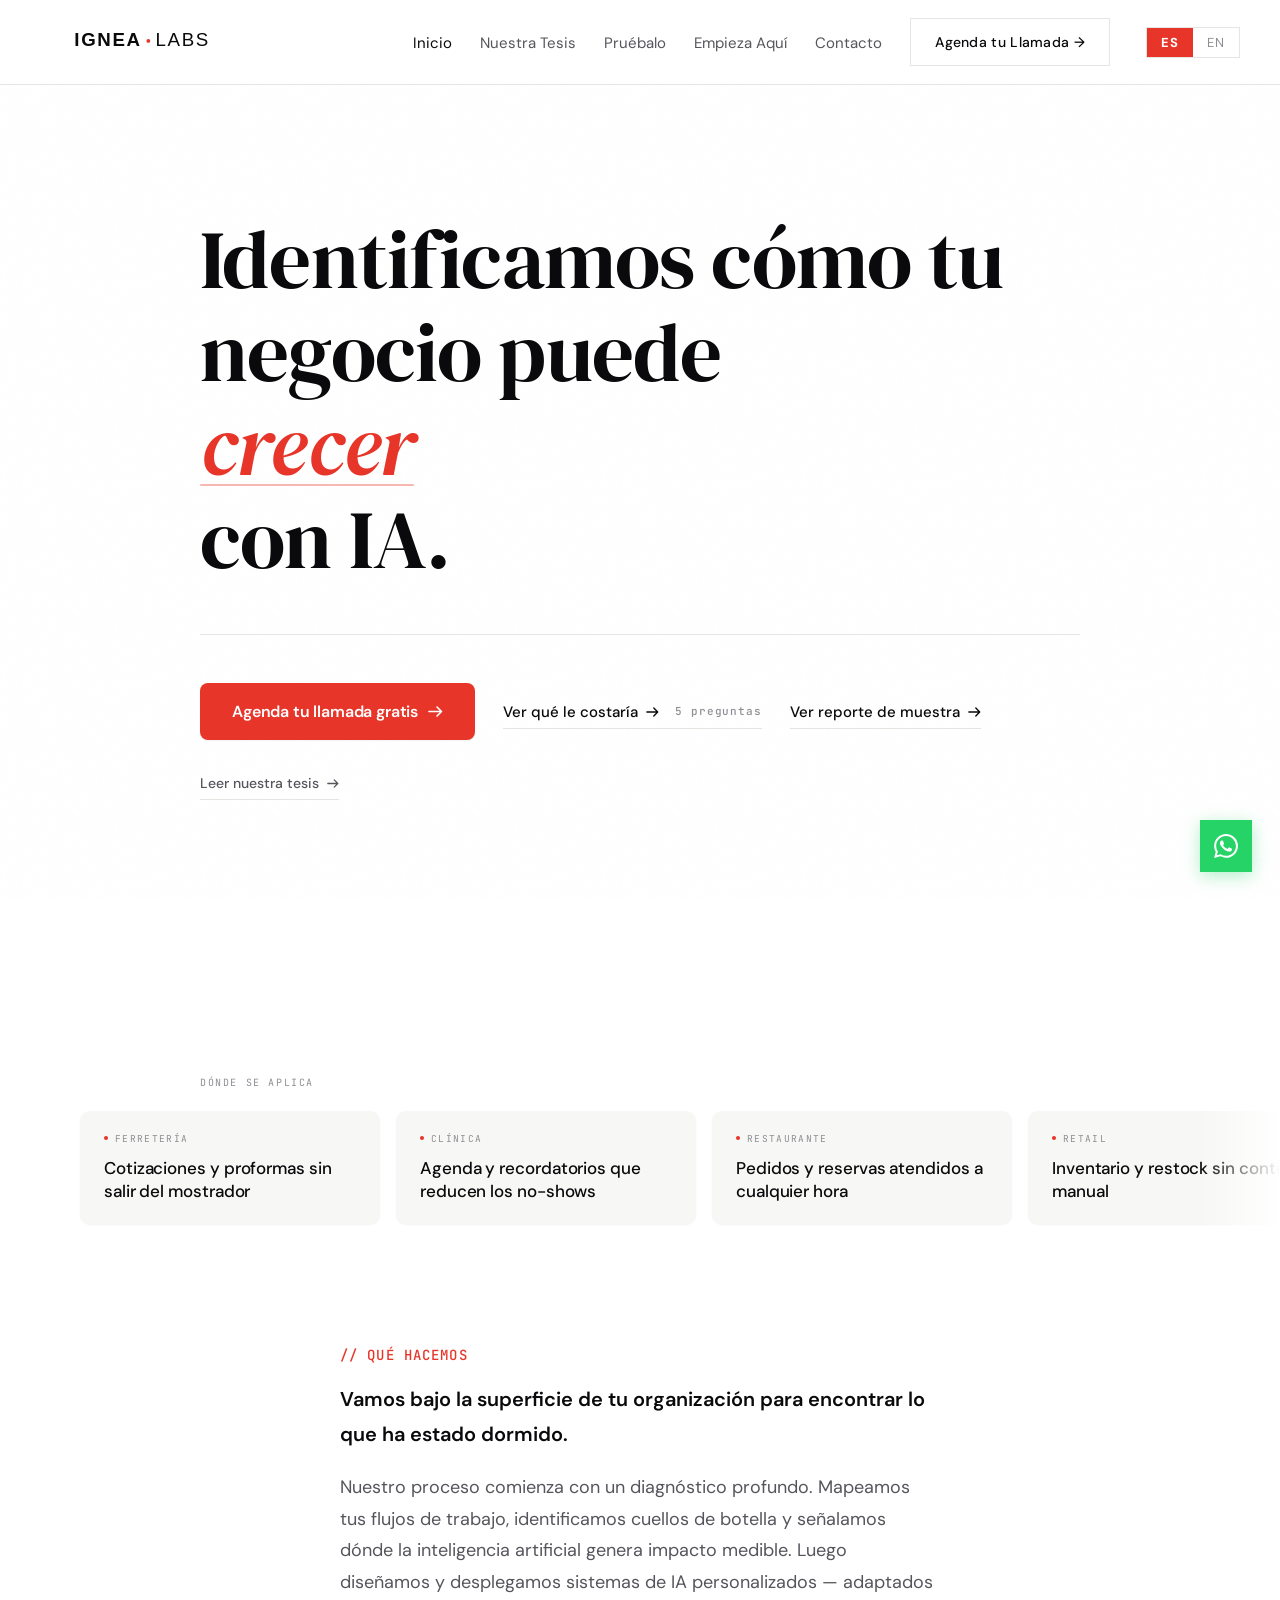
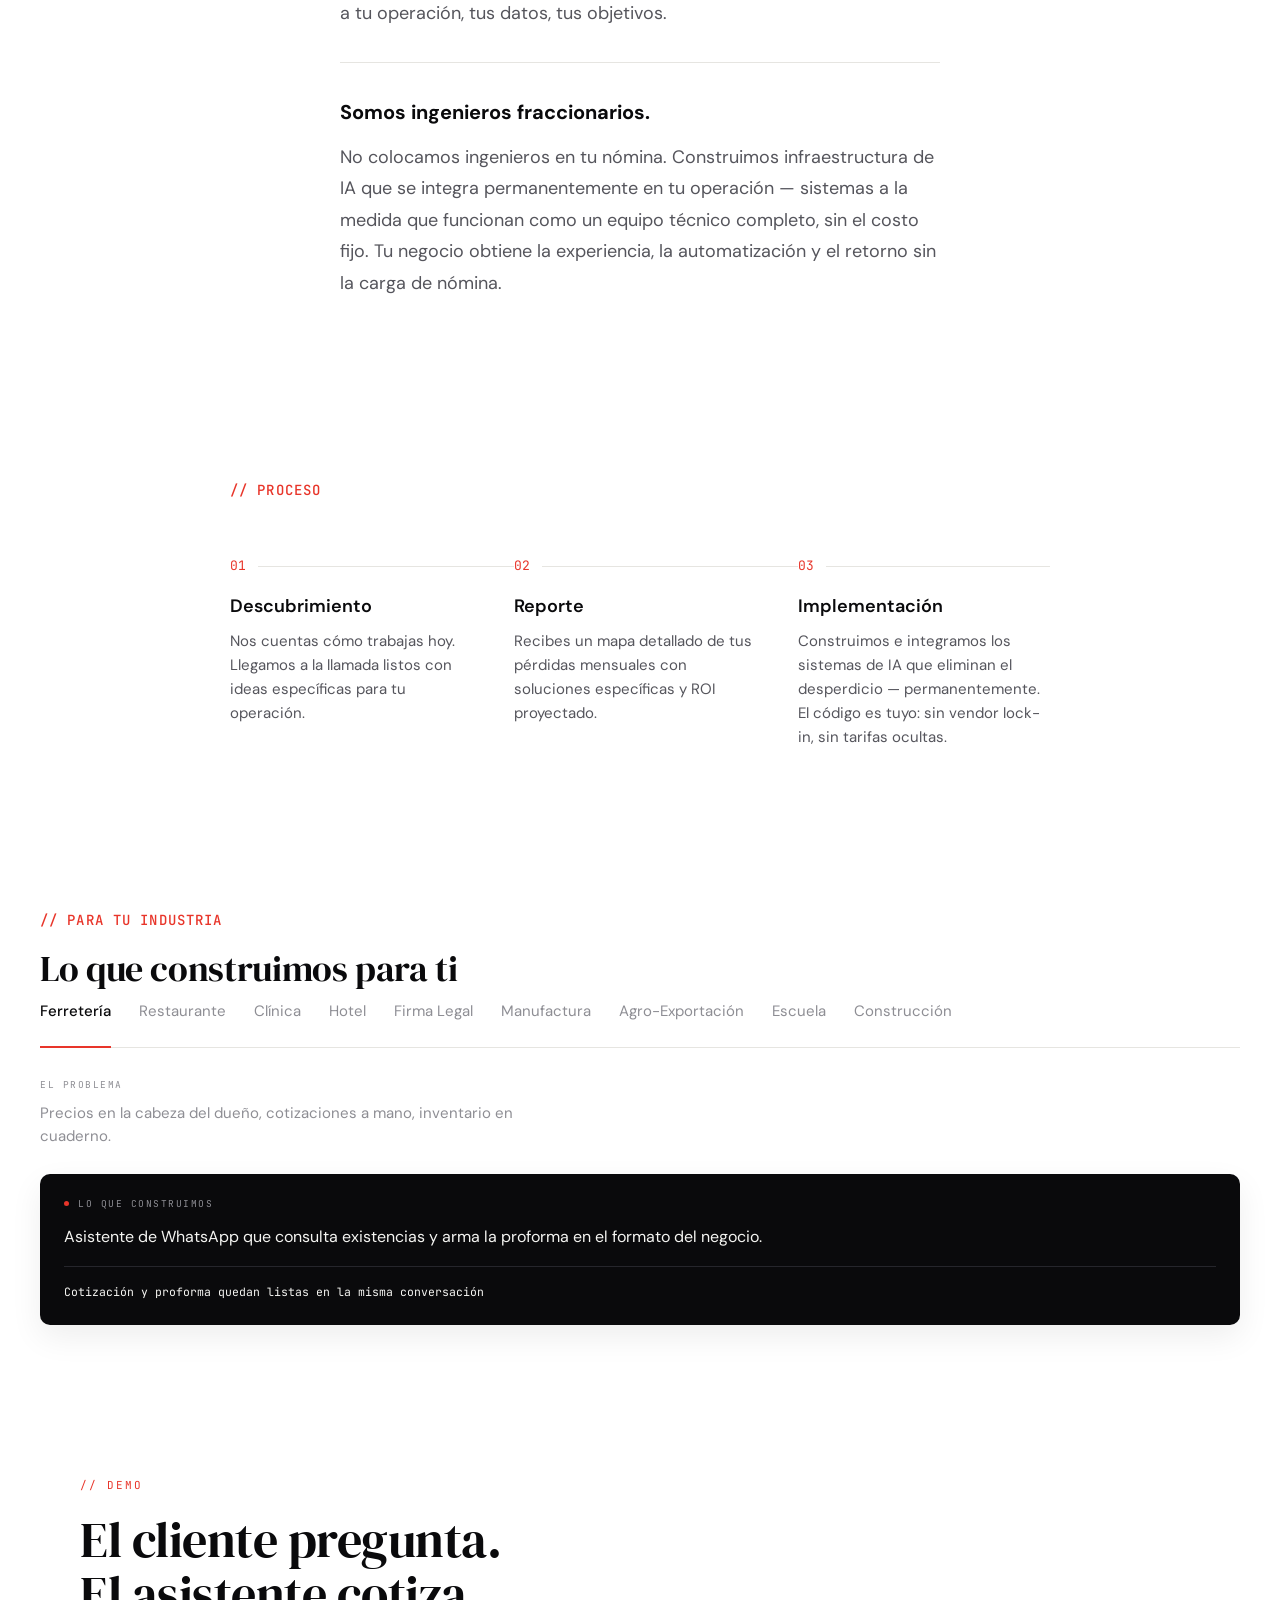
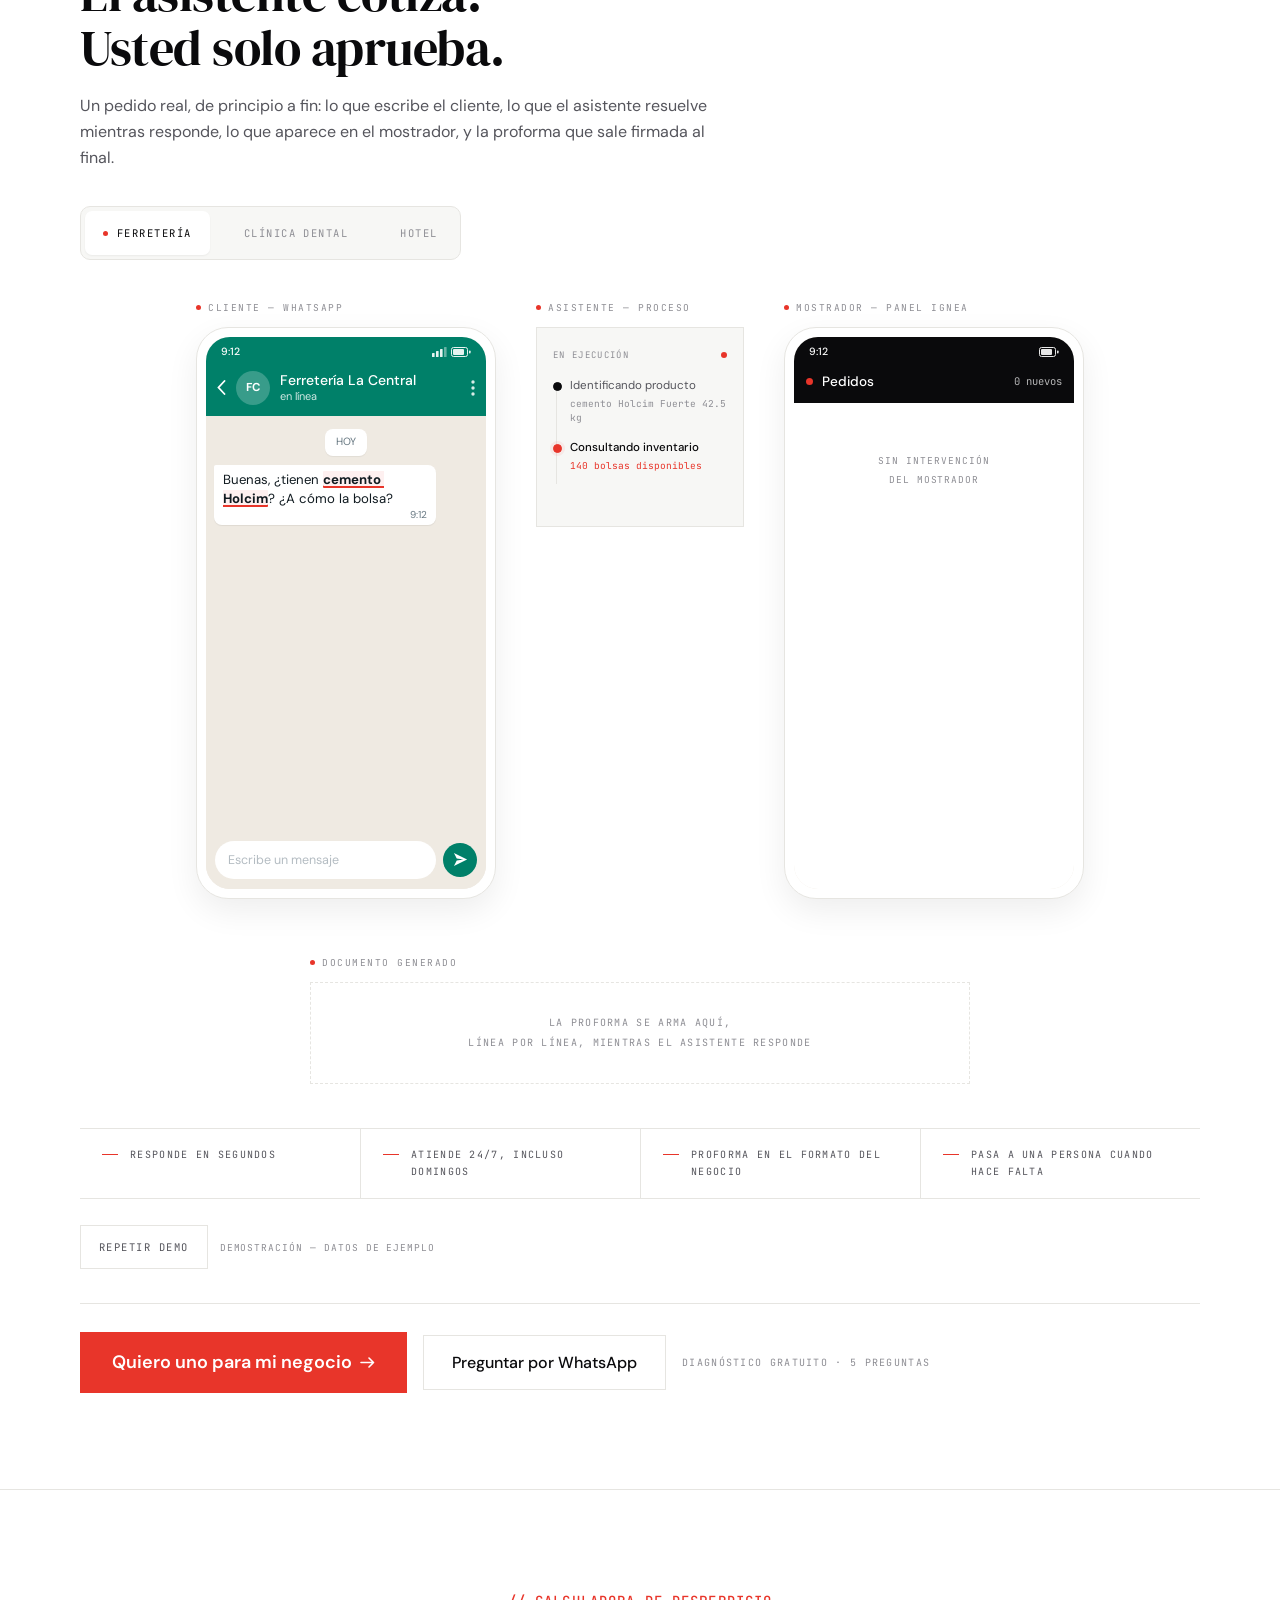
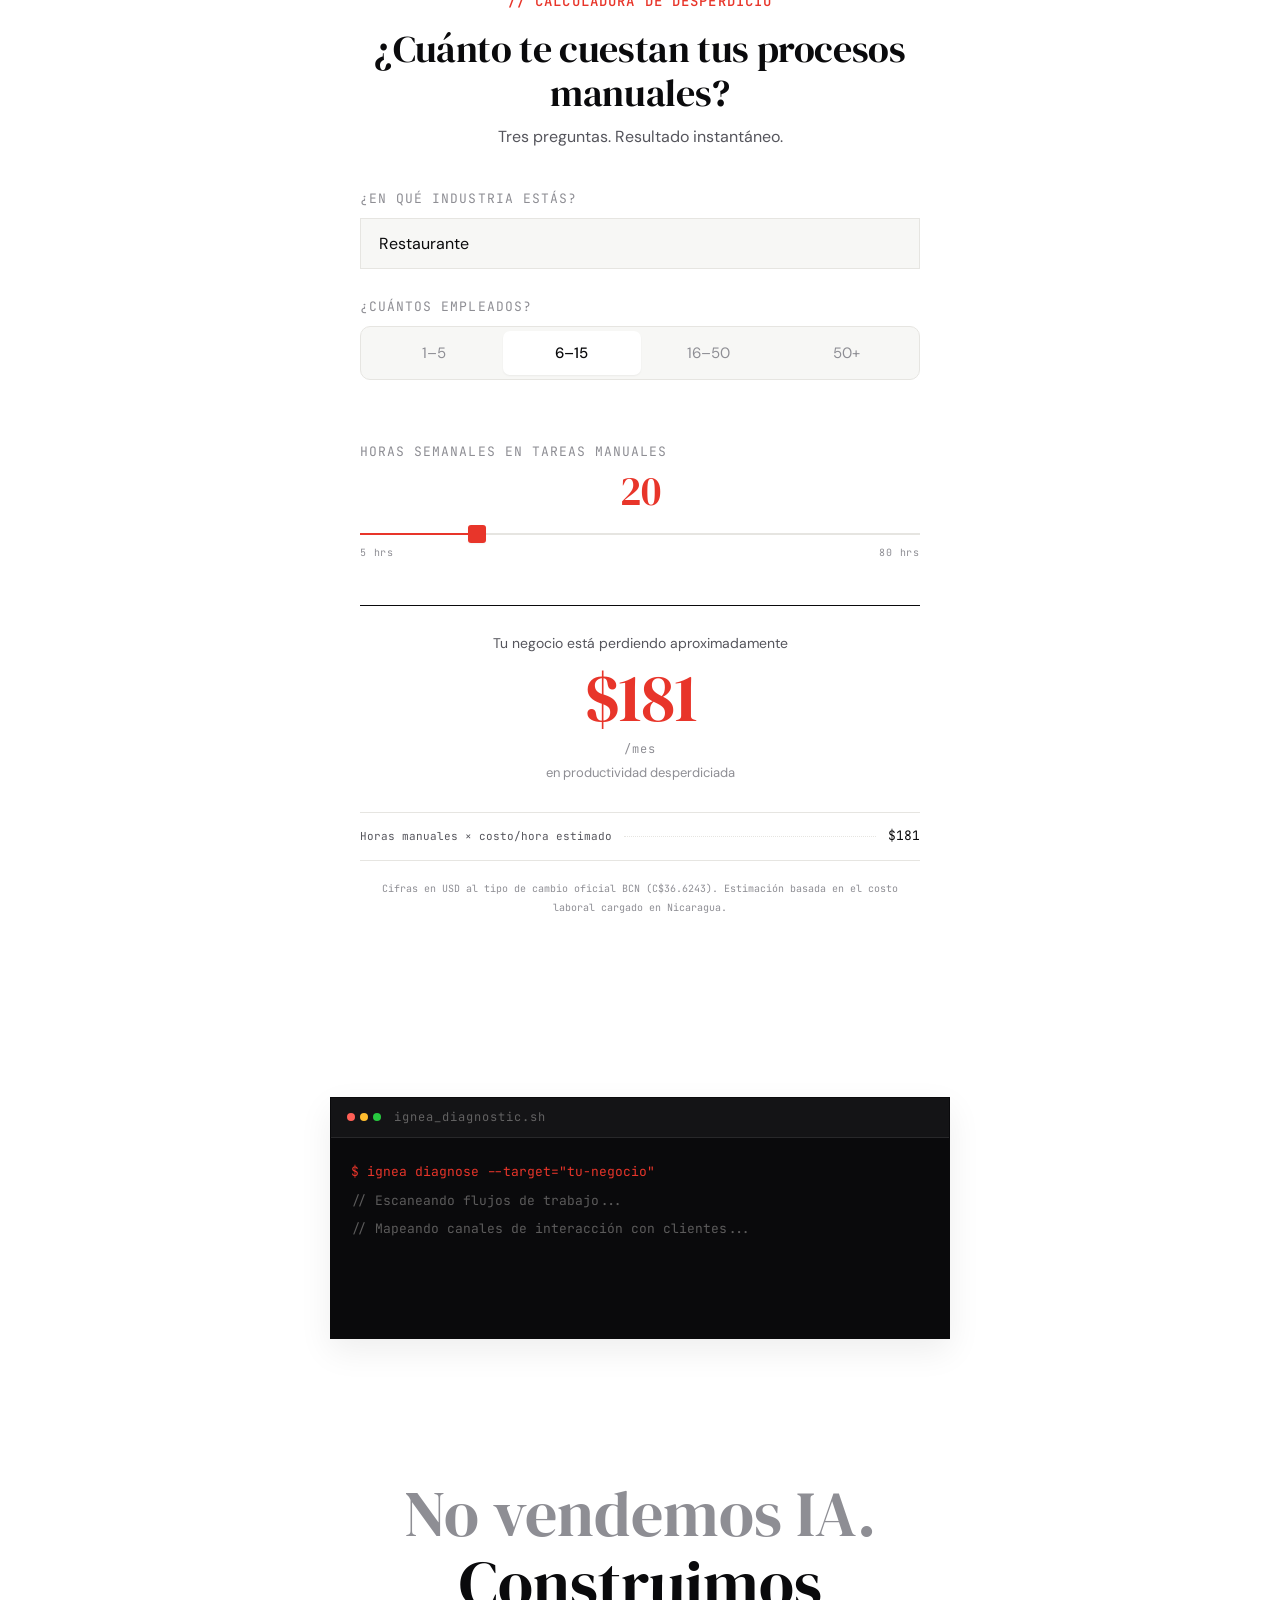
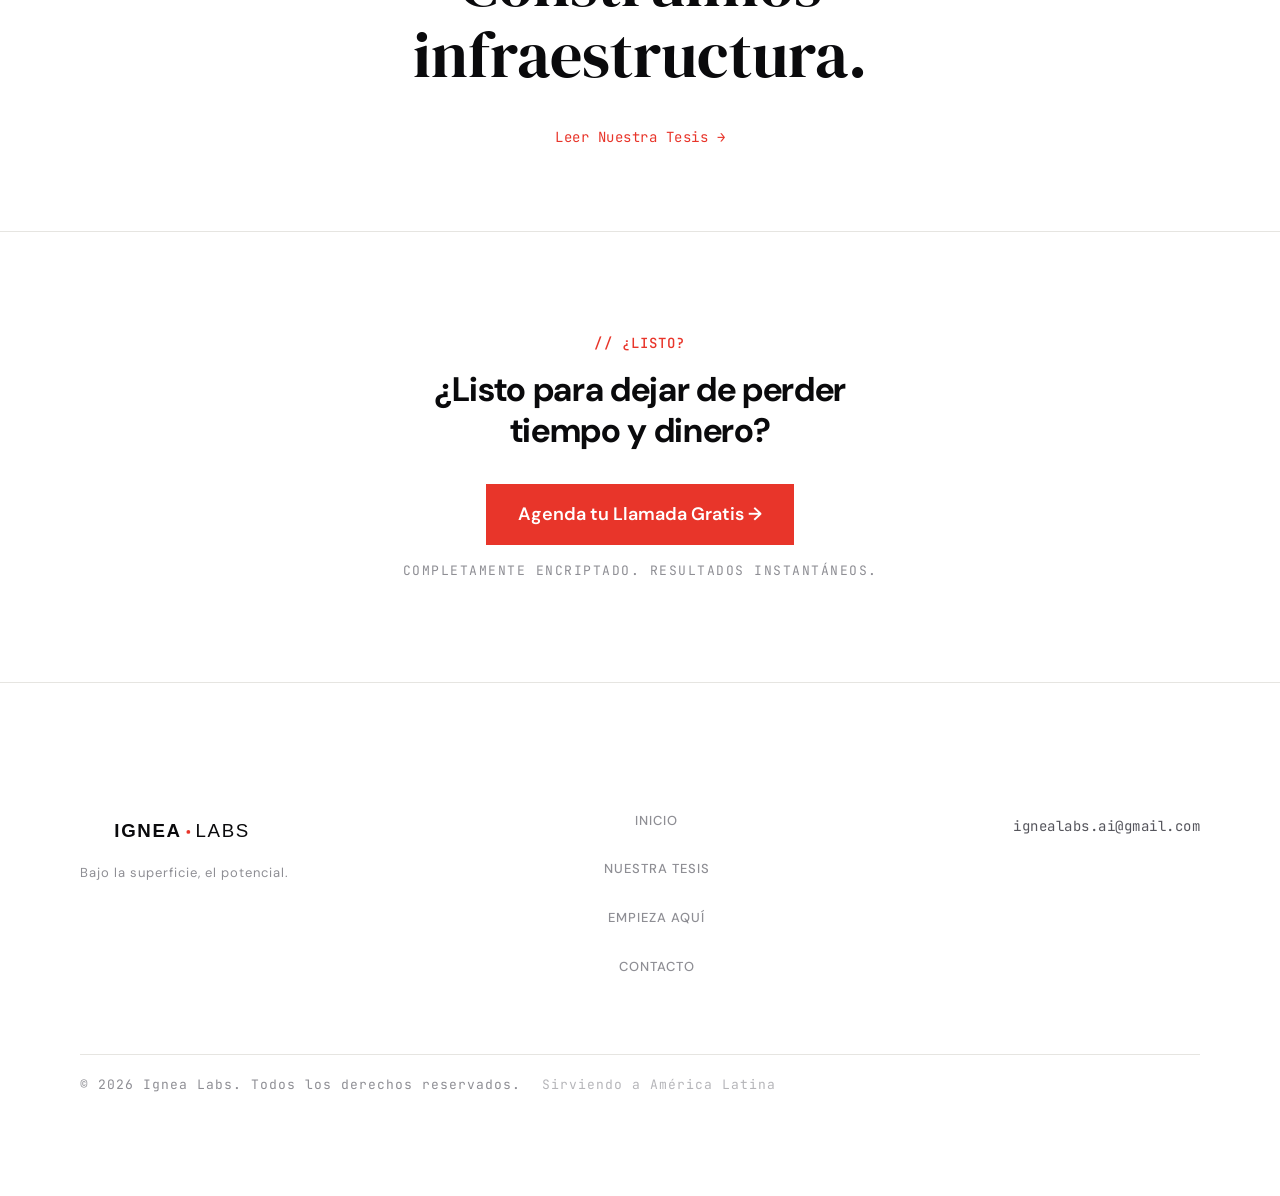
<file: index.html>
<!DOCTYPE html>
<html lang="es">
<head>
<meta charset="UTF-8">
<link rel="icon" type="image/svg+xml" href="/favicon.svg">
<meta name="viewport" content="width=device-width, initial-scale=1.0">
<title>Ignea Labs | Software a la medida para negocios en Nicaragua</title>
<meta name="description" content="Asistentes de WhatsApp que contestan y cotizan, control de inventario, CRM y sistemas hechos a la medida. En León, Nicaragua.">
<meta property="og:title" content="Ignea Labs — Software a la medida para su negocio">
<meta property="og:description" content="Asistentes de WhatsApp que contestan y cotizan, control de inventario, CRM y sistemas hechos a la medida. En León, Nicaragua.">
<meta property="og:type" content="website">
<meta property="og:site_name" content="Ignea Labs">
<meta property="og:locale" content="es_NI">
<meta property="og:image" content="https://www.ignealabs.com/assets/og-image.jpg">
<meta property="og:image:width" content="1200">
<meta property="og:image:height" content="630">
<meta property="og:image:alt" content="Ignea Labs — asistentes de WhatsApp, inventario, CRM y software a la medida">
<meta name="twitter:card" content="summary_large_image">
<meta name="twitter:title" content="Ignea Labs — Software a la medida para su negocio">
<meta name="twitter:description" content="Asistentes de WhatsApp que contestan y cotizan, control de inventario, CRM y sistemas hechos a la medida. En León, Nicaragua.">
<link rel="canonical" href="https://www.ignealabs.com/">
<link rel="preconnect" href="https://fonts.googleapis.com">
<link rel="preconnect" href="https://fonts.gstatic.com" crossorigin>
<!-- fonts loaded via shared.css @import -->
<link rel="stylesheet" href="css/shared.css">
<link rel="stylesheet" href="css/components.css">
<style>
/* Old gradient div hidden — new canvas renderer in grid-bg.js */
.gradient-dots-bg{display:none}

/* ---- HERO ---- */
.hero{display:flex;flex-direction:column;align-items:flex-start;padding:8rem 2.5rem 5rem;position:relative;max-width:960px;margin:0 auto}
.eyebrow{font-family:var(--ff);font-size:0.8rem;font-weight:500;letter-spacing:0.18em;text-transform:uppercase;color:var(--accent);margin-bottom:2rem;opacity:0;animation:fadeUp .6s ease forwards .1s}
.headline{font-family:var(--fs);font-size:clamp(3rem,7vw,5.2rem);line-height:1.12;font-weight:400;color:var(--white);margin-bottom:0;opacity:0;animation:fadeUp .7s ease forwards .25s}
.headline-row{display:block}
.rotating-word-wrap{display:inline-block;position:relative;vertical-align:bottom}
.rotating-line{white-space:nowrap}
.rotating-word{display:inline-block;color:var(--accent);font-style:italic;position:relative;white-space:nowrap}
.rotating-word::after{content:'';position:absolute;bottom:6px;left:0;right:0;height:2px;background:var(--accent);opacity:0.35;border-radius:2px}
@keyframes wordIn{0%{opacity:0;transform:translateY(14px) skewX(-2deg)}100%{opacity:1;transform:translateY(0) skewX(0deg)}}
@keyframes wordOut{0%{opacity:1;transform:translateY(0) skewX(0deg)}100%{opacity:0;transform:translateY(-14px) skewX(2deg)}}
.word-in{animation:wordIn .38s cubic-bezier(.22,.68,0,1.2) forwards}
.word-out{animation:wordOut .3s cubic-bezier(.4,0,.6,1) forwards}

/* ---- WE / YOU BLOCK ---- */
.we-you-block{display:flex;align-items:center;gap:0;margin-top:3rem;opacity:0;animation:fadeUp .7s ease forwards .5s;width:100%;position:relative}
.we-col{flex-shrink:0;border-right:1px solid var(--border);padding-right:2.5rem}
.you-col{position:absolute;top:50%;transform:translateY(-50%)}
.we-outcome,.you-outcome{font-family:var(--fs);font-style:italic;font-size:clamp(1.6rem,3.2vw,2.4rem);line-height:1.2;margin:0;white-space:nowrap}
.we-static,.you-static{color:var(--gray)}
.we-cycling{color:var(--white)}
.you-accent{color:var(--accent)}
@keyframes tickerIn{0%{opacity:0;transform:translateY(10px)}100%{opacity:1;transform:translateY(0)}}
@keyframes tickerOut{0%{opacity:1;transform:translateY(0)}100%{opacity:0;transform:translateY(-10px)}}
.ticker-in{animation:tickerIn .3s cubic-bezier(.22,.68,0,1.1) forwards}
.ticker-out{animation:tickerOut .25s ease-in forwards}
@media(max-width:640px){.we-you-block{grid-template-columns:1fr;gap:2rem}.we-col{border-right:none;border-bottom:1px solid var(--border);padding-right:0;padding-bottom:1.5rem}.you-col{padding-left:0}}

.hero-divider{width:100%;height:1px;background:var(--border);margin:3rem 0;opacity:0;animation:fadeUp .6s ease forwards .7s}
/* .cta group styles live in shared.css; only the hero's entrance timing is local */
.cta{opacity:0;animation:fadeUp .7s ease forwards .85s;width:100%}

@keyframes fadeUp{0%{opacity:0;transform:translateY(18px)}100%{opacity:1;transform:translateY(0)}}


/* ---- WHAT WE DO ---- */
.sec-whatwedo{padding:100px 40px}
.sec-whatwedo .content-wrap{max-width:680px;margin:0 auto}
.whatwedo-text p{line-height:1.75;margin-bottom:20px}
.whatwedo-text p:first-child{font-family:var(--ff);font-size:20px;font-weight:600;color:var(--white)}
.whatwedo-text p:not(:first-child){font-size:18px;color:var(--gray)}
.whatwedo-text p:last-child{margin-bottom:0}

/* ---- PROCESS ---- */
.sec-process{padding:80px 40px}
.sec-process .content-wrap{max-width:900px;margin:0 auto}
.process-timeline{position:relative;display:flex;gap:0;margin-top:48px}
.process-timeline::before{content:'';position:absolute;top:16px;left:0;right:0;height:1px;background:var(--border);z-index:0}
.pstep{flex:1;padding-right:32px;position:relative;z-index:1}
.pstep:last-child{padding-right:0}
.pstep-n{font-family:var(--fm);font-size:13px;color:var(--accent);margin-bottom:16px;display:inline-block;background:var(--bg);padding-right:12px}
.pstep-t{font-family:var(--ff);font-size:18px;font-weight:600;color:var(--white);margin-bottom:8px}
.pstep-d{font-size:15px;color:var(--gray);line-height:1.6}

/* ---- TERMINAL SECTION ---- */
.sec-terminal{padding:80px 40px 60px}
.sec-terminal .content-wrap{max-width:700px;margin:0 auto}

/* ---- CTA ---- */
.sec-cta{padding:100px 40px;border-top:1px solid var(--border)}
.sec-cta .content-wrap{max-width:600px;margin:0 auto}
.sec-cta h2{font-family:var(--ff);font-size:clamp(22px,3vw,34px);font-weight:700;letter-spacing:-0.01em;line-height:1.2;margin-bottom:32px;color:var(--white)}
.cta-note{margin-top:16px;font-family:var(--fm);font-size:13px;color:var(--text-dim);letter-spacing:1.5px;text-transform:uppercase}

/* ---- FOOTER (new layout) ---- */
footer{border-top:1px solid var(--border)}
.footer-inner{max-width:1200px;margin:0 auto;padding:0 40px}
.footer-top{display:flex;justify-content:space-between;align-items:flex-start;padding:48px 0 36px;gap:40px;flex-wrap:wrap}
.footer-brand .f-brand{font-weight:800;letter-spacing:3px;color:var(--white);font-size:16px;margin-bottom:6px}
.footer-brand .f-brand span{color:var(--accent)}
.footer-brand .f-tag{font-size:13px;color:var(--text-dim);letter-spacing:1px}
.footer-nav{display:flex;gap:28px;align-items:center;flex-wrap:wrap}
.footer-nav a{color:var(--text-dim);text-decoration:none;font-size:13px;letter-spacing:1px;text-transform:uppercase;font-weight:500;transition:color .3s}
.footer-nav a:hover{color:var(--accent)}
.footer-contact a{color:var(--text-secondary);text-decoration:none;font-family:var(--fm);font-size:14px;letter-spacing:.5px;transition:color .3s}
.footer-contact a:hover{color:var(--accent)}
.footer-bottom{padding:20px 0;border-top:1px solid var(--border);font-family:var(--fm);font-size:13px;color:var(--text-dim);letter-spacing:1px}

/* ---- NAV: btn-nav sizing now lives in shared.css (single source of truth) ---- */


/* ---- ABOUT ---- */
.sec-about{padding:100px 40px}
.sec-about .content-wrap{max-width:680px;margin:0 auto}
.about-content{margin-top:32px}
.about-name{font-family:var(--ff);font-size:20px;font-weight:700;color:var(--white);margin-bottom:12px}
.about-bio{font-size:18px;color:var(--gray);line-height:1.75;margin-bottom:24px}
.about-presence{font-family:var(--fm);font-size:14px;color:var(--accent);letter-spacing:1px}

/* ---- BUILT FOR PR ---- */
.sec-builtforpr{padding:100px 40px;border-top:1px solid var(--border)}
.sec-builtforpr .content-wrap{max-width:1200px;margin:0 auto}
.pr-grid{display:grid;grid-template-columns:repeat(3,1fr);gap:24px;margin-top:48px}
.pr-card{background:var(--bg2);border:1px solid var(--border);padding:32px;transition:border-color .3s}
.pr-card:hover{border-color:var(--ink)}
.pr-card-title{font-family:var(--ff);font-size:18px;font-weight:600;color:var(--white);margin-bottom:12px}
.pr-card-desc{font-size:16px;color:var(--gray);line-height:1.65}

/* ---- CALCULATOR ---- */
.sec-calculator{padding:100px 40px;border-top:1px solid var(--border)}
.sec-calculator .content-wrap{max-width:640px;margin:0 auto}
.calc-form{margin-top:40px;display:flex;flex-direction:column;gap:28px}
.calc-field label{display:block;font-family:var(--fm);font-size:13px;letter-spacing:0.08em;color:var(--text-dim);text-transform:uppercase;margin-bottom:8px}
.calc-field select{width:100%;padding:14px 18px;background:var(--bg2);border:1px solid var(--border);color:var(--white);font-family:var(--ff);font-size:16px;outline:none;appearance:none;-webkit-appearance:none;cursor:pointer;min-height:48px}
.calc-field select:focus{border-color:var(--accent)}
.calc-field select option{background:var(--bg2);color:var(--white)}

/* ---- RESPONSIVE ---- */
@media(max-width:768px){
  .hero{padding:80px 20px 60px}
  .hero-p{font-size:16px}
  .stats-row{flex-wrap:wrap;gap:32px}
  .stat+.stat{border-left:none}
  .stats-row{display:grid;grid-template-columns:1fr 1fr;gap:32px 0;padding:0 20px}
  .stat{border-right:none!important;border-left:none!important;border-bottom:1px solid var(--border);padding:0 0 32px 0}
  .stat:nth-child(1),.stat:nth-child(2){border-bottom:1px solid var(--border)}
  .stat:nth-child(3),.stat:nth-child(4){border-bottom:none;padding-top:32px}
  .stat:nth-child(even){border-left:1px solid var(--border)!important}
  .sec-whatwedo{padding:60px 20px}
  .sec-process{padding:60px 20px}
  .process-timeline{flex-direction:column;gap:0}
  .process-timeline::before{top:0;bottom:0;left:10px;right:auto;width:1px;height:auto}
  .pstep{padding-right:0;padding-left:28px;padding-bottom:36px}
  .pstep:last-child{padding-bottom:0}
  .pstep-n{background:transparent;padding-right:0;padding-left:0}
  .sec-terminal{padding:60px 20px 40px}
  .sec-cta{padding:60px 20px}
  .footer-top{flex-direction:column;gap:28px;padding:36px 0 28px}
  .footer-nav{gap:20px}
  .footer-inner{padding:0 20px}
  .btn-nav{display:none}
  .pr-grid{grid-template-columns:1fr}
  .sec-about,.sec-builtforpr,.sec-calculator{padding:60px 20px}
  }
@media(max-width:480px){
  .hero h1{font-size:28px}
  .stats-row{grid-template-columns:1fr 1fr}
  .whatwedo-text p:first-child{font-size:16px}
  }
</style>
<script type="application/ld+json">
{"@context":"https://schema.org","@type":"LocalBusiness","name":"Ignea Labs","description":"AI infrastructure for Latin American SMBs","email":"ignealabs.ai@gmail.com","areaServed":{"@type":"Place","name":"Latin America"},"knowsLanguage":["es","en"]}
</script>
<style>[data-i18n],[data-i18n-html],[data-i18n-btn]{visibility:hidden}</style>
<script src="js/i18n.js"></script>
<script src="js/labor-cost.js"></script>
<script defer data-domain="ignealabs.com" src="https://plausible.io/js/script.js"></script>
</head>
<body>

<!-- GRADIENT DOTS BACKGROUND -->
<div class="gradient-dots-bg" id="gradientBg"></div>

<div class="page">

<!-- NAV -->
<nav>
  <a href="/" class="logo">
    <img src="/assets/logo.svg" alt="ignea.labs" class="logo-img">
  </a>
  <div class="nav-right">
    <ul class="nav-links">
      <li><a href="/" class="active" data-i18n="nav.home">Inicio</a></li>
      <li><a href="thesis" data-i18n="nav.thesis">Nuestra Tesis</a></li>
      <li><a href="probalo" data-i18n="nav.probalo">Pruébalo</a></li>
      <li><a href="diagnostic" data-i18n="nav.start">Empieza Aquí</a></li>
      <li><a href="contact" data-i18n="nav.contact">Contacto</a></li>
    </ul>
    <a href="https://calendar.app.google/E4dfYkm8epTzdsiT7" target="_blank" rel="noopener" class="btn-ghost btn-nav" data-i18n-html="nav.cta">Agenda tu Llamada &rarr;</a>
    <button class="hamburger" id="hamburger" aria-label="Menu">
      <span></span><span></span><span></span>
    </button>
    <div class="lang-toggle">
      <button class="lang-btn active" id="langES" onclick="setLang('es')">ES</button>
      <button class="lang-btn" id="langEN" onclick="setLang('en')">EN</button>
    </div>
  </div>
</nav>

<!-- MOBILE MENU -->
<div class="mobile-overlay" id="mobileOverlay"></div>
<div class="mobile-menu" id="mobileMenu">
  <a href="/" class="active" data-i18n="nav.home">Inicio</a>
  <a href="thesis" data-i18n="nav.thesis">Nuestra Tesis</a>
  <a href="diagnostic" data-i18n="nav.start">Empieza Aquí</a>
  <a href="contact" data-i18n="nav.contact">Contacto</a>
</div>

<main>

<!-- HERO -->
<header class="hero">
  <h1 class="headline">
    <span class="headline-row"><span data-i18n="hero.headline1">Identificamos cómo tu</span> <span data-i18n="hero.headline2pre">negocio puede</span></span>
    <span class="headline-row rotating-line"><span class="rotating-word" id="rotatingWord">ahorrar dinero</span></span>
    <span class="headline-row"><span data-i18n="hero.headline2suf">con IA.</span></span>
  </h1>


  <div class="hero-divider"></div>

  <div class="cta">
    <!-- Primary = booking. This one said "Agenda tu llamada" while pointing
         at /diagnostic — same mismatch as D6, missed on the first pass
         because it uses .cta__primary rather than .btn-* classes. -->
    <a class="cta__primary" href="https://calendar.app.google/E4dfYkm8epTzdsiT7" target="_blank" rel="noopener">
      <span data-i18n="hero.cta1">Agenda tu llamada gratis</span>
      <svg width="15" height="11" viewBox="0 0 15 11" fill="none" aria-hidden="true"><path d="M9 1l4.5 4.5L9 10M13 5.5H1" stroke="currentColor" stroke-width="1.6" stroke-linecap="round" stroke-linejoin="round"/></svg>
    </a>
    <!-- Secondary = the diagnostic. Promises the OUTPUT (what it would
         cost) rather than a call, which is the real difference between the
         two paths. NOTE: this string is in usted while the rest of the
         diagnostic flow is in tú — that is the known D5 inconsistency,
         left deliberately until register is fixed as its own sprint. -->
    <a class="cta__link" href="diagnostic">
      <span data-i18n="hero.cta.diagnostic">Ver qué le costaría</span>
      <svg width="13" height="10" viewBox="0 0 15 11" fill="none" aria-hidden="true"><path d="M9 1l4.5 4.5L9 10M13 5.5H1" stroke="currentColor" stroke-width="1.6" stroke-linecap="round" stroke-linejoin="round"/></svg>
      <small class="cta__note" data-i18n="hero.cta.diagnostic.note">5 preguntas</small>
    </a>
    <a class="cta__link" href="demo">
      <span data-i18n="hero.cta.secondary">Ver reporte de muestra</span>
      <svg width="13" height="10" viewBox="0 0 15 11" fill="none" aria-hidden="true"><path d="M9 1l4.5 4.5L9 10M13 5.5H1" stroke="currentColor" stroke-width="1.6" stroke-linecap="round" stroke-linejoin="round"/></svg>
    </a>
    <a class="cta__link cta__link--muted" href="thesis">
      <span data-i18n="hero.cta2">Leer nuestra tesis</span>
      <svg width="12" height="9" viewBox="0 0 15 11" fill="none" aria-hidden="true"><path d="M9 1l4.5 4.5L9 10M13 5.5H1" stroke="currentColor" stroke-width="1.6" stroke-linecap="round" stroke-linejoin="round"/></svg>
    </a>
  </div>
</header>

<!-- STATS -->

<!-- CAPABILITY TICKER -->
<section class="ticker">
  <p class="ticker__label" data-i18n="tk.label">Dónde se aplica</p>
  <div class="ticker__rail" id="tickerRail">
    <article class="tcard">
      <div class="tcard__meta"><i></i><span data-i18n="tk.c1.meta">Ferretería</span></div>
      <div class="tcard__body" data-i18n="tk.c1.body">Cotizaciones y proformas sin salir del mostrador</div>
    </article>
    <article class="tcard">
      <div class="tcard__meta"><i></i><span data-i18n="tk.c2.meta">Clínica</span></div>
      <div class="tcard__body" data-i18n="tk.c2.body">Agenda y recordatorios que reducen los no-shows</div>
    </article>
    <article class="tcard">
      <div class="tcard__meta"><i></i><span data-i18n="tk.c3.meta">Restaurante</span></div>
      <div class="tcard__body" data-i18n="tk.c3.body">Pedidos y reservas atendidos a cualquier hora</div>
    </article>
    <article class="tcard">
      <div class="tcard__meta"><i></i><span data-i18n="tk.c4.meta">Retail</span></div>
      <div class="tcard__body" data-i18n="tk.c4.body">Inventario y restock sin conteo manual</div>
    </article>
    <article class="tcard">
      <div class="tcard__meta"><i></i><span data-i18n="tk.c5.meta">Agro-exportación</span></div>
      <div class="tcard__body" data-i18n="tk.c5.body">Trazabilidad de lotes lista para auditoría</div>
    </article>
    <article class="tcard">
      <div class="tcard__meta"><i></i><span data-i18n="tk.c6.meta">Construcción</span></div>
      <div class="tcard__body" data-i18n="tk.c6.body">Presupuestos armados desde catálogo vivo</div>
    </article>
  </div>
  <div class="ticker__fade"></div>
</section>

<!-- WHAT WE DO -->
<section class="sec-whatwedo">
  <div class="content-wrap">
    <div class="sec-tag" data-i18n="whatwedo.tag">// Qué hacemos</div>
    <div class="whatwedo-text">
      <p data-i18n="whatwedo.p1">Vamos bajo la superficie de tu organización para encontrar lo que ha estado dormido.</p>
      <p data-i18n="whatwedo.p2">Nuestro proceso comienza con un diagnóstico profundo. Mapeamos tus flujos de trabajo, identificamos cuellos de botella y señalamos dónde la inteligencia artificial genera impacto medible. Luego diseñamos y desplegamos sistemas de IA personalizados — adaptados a tu operación, tus datos, tus objetivos.</p>

      <div style="border-top:1px solid var(--border);padding-top:32px;margin-top:32px">
        <p style="font-weight:700;color:var(--white);margin-bottom:12px" data-i18n="whatwedo.fractional.heading">Somos ingenieros fraccionarios.</p>
        <p style="color:var(--body-light)" data-i18n="whatwedo.fractional.body">No colocamos ingenieros en tu nómina. Construimos infraestructura de IA que se integra permanentemente en tu operación — sistemas a la medida que funcionan como un equipo técnico completo, sin el costo fijo. Tu negocio obtiene la experiencia, la automatización y el retorno sin la carga de nómina.</p>
      </div>

    </div>
  </div>
</section>

<!-- PROCESS -->
<section class="sec-process">
  <div class="content-wrap">
    <div class="sec-tag" data-i18n="process.tag">// Proceso</div>
    <div class="process-timeline">
      <div class="pstep">
        <div class="pstep-n">01</div>
        <div class="pstep-t" data-i18n="process.s1t">Diagnóstico</div>
        <div class="pstep-d" data-i18n="process.s1d">Nos cuentas cómo trabajas hoy. Llegamos a la llamada listos con ideas específicas para tu operación.</div>
      </div>
      <div class="pstep">
        <div class="pstep-n">02</div>
        <div class="pstep-t" data-i18n="process.s2t">Reporte</div>
        <div class="pstep-d" data-i18n="process.s2d">Recibes un mapa detallado de tus pérdidas mensuales con soluciones específicas y ROI proyectado.</div>
      </div>
      <div class="pstep">
        <div class="pstep-n">03</div>
        <div class="pstep-t" data-i18n="process.s3t">Implementación</div>
        <div class="pstep-d" data-i18n="process.s3d">Construimos e integramos los sistemas de IA que eliminan el desperdicio — permanentemente.</div>
      </div>
    </div>
  </div>
</section>




<!-- INDUSTRY TABS -->
<section class="sec-industry content-wrap fade-up">
  <div class="sec-tag" data-i18n="ind.tag">// Para tu industria</div>
  <h2 style="font-size:clamp(24px,3vw,36px);margin-bottom:0" data-i18n="ind.title">Lo que construimos para ti</h2>
  <div class="itabs">
    <div class="itabs__mask">
      <div class="itabs__rail" role="tablist" aria-label="Industrias" id="indRail">
        <button class="itab" type="button" role="tab" aria-controls="indPanel" aria-selected="true" data-tab="ferre" data-i18n="ind.ferre.label">Ferretería</button>
        <button class="itab" type="button" role="tab" aria-controls="indPanel" aria-selected="false" data-tab="rest" data-i18n="ind.rest.label">Restaurante</button>
        <button class="itab" type="button" role="tab" aria-controls="indPanel" aria-selected="false" data-tab="clinic" data-i18n="ind.clinic.label">Clínica</button>
        <button class="itab" type="button" role="tab" aria-controls="indPanel" aria-selected="false" data-tab="hotel" data-i18n="ind.hotel.label">Hotel</button>
        <button class="itab" type="button" role="tab" aria-controls="indPanel" aria-selected="false" data-tab="law" data-i18n="ind.law.label">Firma Legal</button>
        <button class="itab" type="button" role="tab" aria-controls="indPanel" aria-selected="false" data-tab="mfg" data-i18n="ind.mfg.label">Manufactura</button>
        <button class="itab" type="button" role="tab" aria-controls="indPanel" aria-selected="false" data-tab="agro" data-i18n="ind.agro.label">Agro-Exportación</button>
        <button class="itab" type="button" role="tab" aria-controls="indPanel" aria-selected="false" data-tab="school" data-i18n="ind.school.label">Escuela</button>
        <button class="itab" type="button" role="tab" aria-controls="indPanel" aria-selected="false" data-tab="construct" data-i18n="ind.construct.label">Construcción</button>
      </div>
    </div>
    <div class="itabs__line"><span class="itabs__ind" id="indInd"></span></div>
  </div>

  <div class="ipanel" id="indPanel" role="tabpanel" aria-live="polite">
    <p class="ipanel__prob"><b data-i18n="ind.col.problem">El problema</b><span id="indProb">Precios en la cabeza del dueño, cotizaciones a mano, inventario en cuaderno.</span></p>
    <div class="ipanel__card">
      <b><i></i><span data-i18n="ind.col.build">Lo que construimos</span></b>
      <p id="indSol">Asistente de WhatsApp que consulta existencias y arma la proforma en el formato del negocio.</p>
      <div class="ipanel__out" id="indOut">Cotización y proforma quedan listas en la misma conversación</div>
    </div>
  </div>
</section>

<!-- WHATSAPP ASSISTANT DEMO -->
<section class="ig" id="demo">
  <p class="ig__label"><span>//</span> <span data-i18n="ig.label">Demo</span></p>
  <h2 class="ig__title" data-i18n="ig.title">El cliente pregunta. El asistente cotiza. Usted solo aprueba.</h2>
  <p class="ig__intro" data-i18n="ig.intro">Un pedido real, de principio a fin: lo que escribe el cliente, lo que el asistente resuelve mientras responde, lo que aparece en el mostrador, y la proforma que sale firmada al final.</p>
  <p class="ig__esnote" data-i18n="ig.esnote"></p>

  <ul class="stabs" role="tablist" aria-label="Escenarios" id="sTabs">
    <span class="stabs__blk" id="sBlk"></span>
    <li role="presentation"><button class="stab" type="button" role="tab" aria-selected="true" data-s="ferreteria"><i></i><span data-i18n="ig.tab.ferreteria">Ferretería</span></button></li>
    <li role="presentation"><button class="stab" type="button" role="tab" aria-selected="false" data-s="clinica"><i></i><span data-i18n="ig.tab.clinica">Clínica dental</span></button></li>
    <li role="presentation"><button class="stab" type="button" role="tab" aria-selected="false" data-s="hotel"><i></i><span data-i18n="ig.tab.hotel">Hotel</span></button></li>
  </ul>

  <div class="ig-flow">
    <div class="ig-col">
      <p class="ig-col__cap"><i></i><span data-i18n="ig.cap.client">Cliente — WhatsApp</span></p>
      <div class="ig-phone">
        <div class="ig-screen">
          <div class="ig-status">
            <span>9:12</span>
            <span class="ig-status__i">
              <svg width="15" height="10" viewBox="0 0 15 10" fill="currentColor" aria-hidden="true"><rect y="6" width="2.6" height="4" rx=".6"/><rect x="4" y="4" width="2.6" height="6" rx=".6"/><rect x="8" y="2" width="2.6" height="8" rx=".6"/><rect x="12" width="2.6" height="10" rx=".6" opacity=".45"/></svg>
              <svg width="20" height="10" viewBox="0 0 20 10" fill="none" aria-hidden="true"><rect x=".5" y=".5" width="16" height="9" rx="2" stroke="currentColor"/><rect x="2" y="2" width="11" height="6" rx="1" fill="currentColor"/><rect x="18" y="3.5" width="1.6" height="3" rx=".7" fill="currentColor"/></svg>
            </span>
          </div>
          <header class="ig-wahead">
            <svg width="9" height="15" viewBox="0 0 9 15" fill="none" aria-hidden="true"><path d="M7.5 1L1.5 7.5 7.5 14" stroke="currentColor" stroke-width="1.8" stroke-linecap="round"/></svg>
            <div class="ig-wahead__av" id="av">FC</div>
            <div class="ig-wahead__m"><div class="ig-wahead__n" id="nm">Ferretería La Central</div><div class="ig-wahead__s">en línea</div></div>
            <svg width="4" height="16" viewBox="0 0 4 16" fill="currentColor" opacity=".85" aria-hidden="true"><circle cx="2" cy="2" r="1.7"/><circle cx="2" cy="8" r="1.7"/><circle cx="2" cy="14" r="1.7"/></svg>
          </header>
          <div class="ig-chat" id="chat" role="log" aria-live="polite" aria-label="Conversación de ejemplo"></div>
          <div class="ig-bar">
            <div class="ig-bar__b">Escribe un mensaje</div>
            <div class="ig-bar__s"><svg width="15" height="15" viewBox="0 0 16 16" fill="#fff" aria-hidden="true"><path d="M1 15l14-7L1 1l3 6 7 1-7 1-3 6z"/></svg></div>
          </div>
        </div>
      </div>
    </div>

    <div class="ig-col ig-col--rail">
      <p class="ig-col__cap"><i></i><span data-i18n="ig.cap.assistant">Asistente — proceso</span></p>
      <div class="ig-rail">
        <div class="ig-rail__hd"><span>En ejecución</span><span class="ig-rail__pulse" id="pulse"></span></div>
        <ul class="ig-steps" id="steps"></ul>
      </div>
    </div>

    <div class="ig-col">
      <p class="ig-col__cap"><i></i><span data-i18n="ig.cap.ops">Mostrador — panel Ignea</span></p>
      <div class="ig-phone">
        <div class="ig-screen">
          <div class="ig-status ig-status--ops"><span>9:12</span><span class="ig-status__i">
            <svg width="20" height="10" viewBox="0 0 20 10" fill="none" aria-hidden="true"><rect x=".5" y=".5" width="16" height="9" rx="2" stroke="currentColor"/><rect x="2" y="2" width="11" height="6" rx="1" fill="currentColor"/><rect x="18" y="3.5" width="1.6" height="3" rx=".7" fill="currentColor"/></svg>
          </span></div>
          <header class="ig-ophead">
            <span class="ig-ophead__d"></span>
            <span class="ig-ophead__n">Pedidos</span>
            <span class="ig-ophead__s" id="opcount">0 nuevos</span>
          </header>
          <div class="ig-ops" id="ops" role="log" aria-live="polite" aria-label="Panel del mostrador"></div>
        </div>
      </div>
    </div>
  </div>

  <div class="ig-pfwrap">
    <p class="ig-pf__cap"><i></i><span data-i18n="ig.pf.cap">Documento generado</span></p>
    <div id="pf"></div>
  </div>

  <div class="caps" id="caps">
    <div class="cap"><span class="cap__dash"></span><span class="cap__txt" data-i18n="ig.chip1">Responde en segundos</span></div>
    <div class="cap"><span class="cap__dash"></span><span class="cap__txt" data-i18n="ig.chip2">Atiende 24/7, incluso domingos</span></div>
    <div class="cap"><span class="cap__dash"></span><span class="cap__txt" data-i18n="ig.chip3">Proforma en el formato del negocio</span></div>
    <div class="cap"><span class="cap__dash"></span><span class="cap__txt" data-i18n="ig.chip4">Pasa a una persona cuando hace falta</span></div>
  </div>

  <div class="ig-act">
    <button class="ig-replay" id="replay" type="button" data-i18n="ig.replay">Repetir demo</button>
    <span class="ig-note" data-i18n="ig.note">Demostración — datos de ejemplo</span>
  </div>

  <div class="ig-cta">
    <a href="diagnostic" class="btn-primary">
      <span data-i18n="ig.cta">Quiero uno para mi negocio</span>
      <svg width="15" height="11" viewBox="0 0 15 11" fill="none" aria-hidden="true"><path d="M9 1l4.5 4.5L9 10M13 5.5H1" stroke="currentColor" stroke-width="1.6" stroke-linecap="round" stroke-linejoin="round"/></svg>
    </a>
    <a class="btn-ghost ig-cta__wa" href="https://wa.me/50589423985?text=Hola%2C%20vi%20la%20demo%20del%20asistente%20de%20WhatsApp%20y%20quiero%20uno%20para%20mi%20negocio." target="_blank" rel="noopener" data-i18n="ig.cta.wa">Preguntar por WhatsApp</a>
    <span class="ig-cta__note" data-i18n="ig.cta.note">Diagnóstico gratuito &middot; 5 preguntas</span>
  </div>
</section>

<!-- CALCULATOR -->
<section class="sec-calculator fade-up">
  <div class="content-wrap" style="text-align:center">
    <div class="sec-tag" data-i18n="calc.tag">// Calculadora de Desperdicio</div>
    <h2 style="font-size:clamp(26px,3.5vw,38px);margin-bottom:8px" data-i18n="calc.title">¿Cuánto te cuestan tus procesos manuales?</h2>
    <p style="color:var(--gray);font-size:16px" data-i18n="calc.sub">Tres preguntas. Resultado instantáneo.</p>
    <div class="calc-form" style="text-align:left">
      <div class="calc-field">
        <label data-i18n="calc.industryLabel">¿En qué industria estás?</label>
        <select id="calcIndustry" data-custom>
          <option value="restaurant" data-i18n="calc.ind.restaurant">Restaurante</option>
          <option value="medical" data-i18n="calc.ind.medical">Clínica médica</option>
          <option value="dental" data-i18n="calc.ind.dental">Clínica dental</option>
          <option value="legal" data-i18n="calc.ind.legal">Firma legal</option>
          <option value="hotel" data-i18n="calc.ind.hotel">Hotel</option>
          <option value="retail" data-i18n="calc.ind.retail">Retail</option>
          <option value="construction" data-i18n="calc.ind.construction">Construcción</option>
          <option value="logistics" data-i18n="calc.ind.logistics">Logística</option>
        </select>
      </div>

      <div class="calc-field">
        <label data-i18n="calc.teamLabel">¿Cuántos empleados?</label>
        <div class="seg" id="calcSeg">
          <span class="seg__blk" id="calcSegBlk"></span>
          <button type="button" aria-pressed="false" data-n="3">1–5</button>
          <button type="button" aria-pressed="true"  data-n="8">6–15</button>
          <button type="button" aria-pressed="false" data-n="25">16–50</button>
          <button type="button" aria-pressed="false" data-n="75">50+</button>
        </div>
      </div>

      <div class="calc-field">
        <label data-i18n="calc.hoursLabel">Horas semanales en tareas manuales</label>
        <div class="slider">
          <div class="slider__val" id="calcHoursVal">20</div>
          <div class="slider__track">
            <div class="slider__fill" id="calcFill"></div>
            <input type="range" min="5" max="80" value="20" id="calcHours" aria-label="Horas semanales en tareas manuales">
          </div>
          <div class="slider__ends"><span>5 hrs</span><span>80 hrs</span></div>
        </div>
      </div>
    </div>

    <div class="calcout">
      <p class="calcout__cap" data-i18n="calc.resultLabel">Tu negocio está perdiendo aproximadamente</p>
      <div class="calcout__big" id="calcResultValue">$0</div>
      <p class="calcout__unit" data-i18n="calc.resultUnit">/mes</p>
      <p class="calcout__sub" data-i18n="calc.resultNote">en productividad desperdiciada</p>
      <div class="calcout__rows">
        <div class="crow"><span class="crow__k" data-i18n="calc.bd.manual">Horas manuales × costo/hora estimado</span><span class="crow__dots"></span><span class="crow__v" id="calcBdManual">$0</span></div>
      </div>
      <p class="calcout__foot" id="calcBdNote"></p>
    </div>
  </div>
</section>

<!-- TERMINAL -->
<section class="sec-terminal">
  <div class="content-wrap">
    <div class="term">
      <div class="term-bar">
        <div class="dot r"></div><div class="dot y"></div><div class="dot g"></div>
        <div class="term-title">ignea_diagnostic.sh</div>
      </div>
      <div class="term-body" id="tBody"></div>
    </div>
  </div>
</section>

<!-- THESIS QUOTE -->
<section class="sec-mq content-wrap fade-up">
  <div class="mq-body">
    <p class="mq-l1" data-i18n="mq.line1">No vendemos IA.</p>
    <p class="mq-l2" data-i18n="mq.line2">Construimos infraestructura.</p>
    <a href="thesis" class="mq-link" data-i18n="mq.link">Leer Nuestra Tesis →</a>
  </div>
</section>

<!-- CTA -->
<section class="sec-cta">
  <div class="content-wrap" style="text-align:center">
    <div class="sec-tag" data-i18n="cta.tag">// ¿Listo?</div>
    <h2 data-i18n="cta.headline">¿Cuánto potencial dormido tiene tu negocio?</h2>
    <a href="https://calendar.app.google/E4dfYkm8epTzdsiT7" target="_blank" rel="noopener" class="btn-primary" data-i18n-html="cta.btn">Agenda tu Llamada Gratis &rarr;</a>
    <p class="cta-note" data-i18n="cta.note">Completamente encriptado. Resultados instantáneos.</p>
  </div>
</section>

</main>

<!-- FOOTER -->
<footer>
  <div class="footer-inner content-wrap">
    <div class="footer-top">
      <div class="footer-brand">
        <span class="logo"><img src="/assets/logo.svg" alt="ignea.labs" class="logo-img"></span>
        <div class="f-tag" data-i18n="footer.tag">Bajo la superficie, el potencial.</div>
      </div>
      <div class="footer-nav">
        <a href="/" data-i18n="nav.home">Inicio</a>
        <a href="thesis" data-i18n="nav.thesis">Nuestra Tesis</a>
        <a href="diagnostic" data-i18n="nav.start">Empieza Aquí</a>
        <a href="contact" data-i18n="nav.contact">Contacto</a>
      </div>
      <div class="footer-contact">
        <a href="mailto:ignealabs.ai@gmail.com">ignealabs.ai@gmail.com</a>
      </div>
    </div>
    <div class="footer-bottom">
      &copy; 2026 Ignea Labs. <span data-i18n="footer.rights">Todos los derechos reservados.</span>
      <span style="margin-left:12px;opacity:.65" data-i18n="footer.serving">Sirviendo a América Latina</span>
    </div>
  </div>
</footer>

</div>

<script>
// Hero rotating words
var heroLangData = {
  es: {
    words:   ['ahorrar dinero', 'crecer', 'optimizarse'],
    weWords: ['el software', 'los empleados IA', 'los anuncios', 'las herramientas', 'los agentes'],
    youWords:['tiempo', 'energía', 'dinero']
  },
  en: {
    words:   ['save money', 'grow', 'lean out'],
    weWords: ['software', 'AI employees', 'ads', 'finance tools', 'research agents'],
    youWords:['time', 'energy', 'money']
  }
};
var heroWordIdx = 0, weIdx = 0, youIdx = 0;
var wordEl    = document.getElementById('rotatingWord');
var weCycling = document.getElementById('weCycling');
var youAccent = document.getElementById('youAccent');
var weColEl   = document.querySelector('.we-col');

function heroCurrentLang() { return localStorage.getItem('ignea_lang') || 'es'; }

// Lock .we-col to its widest word so it NEVER reflows during cycling
if (weColEl && weCycling) {
  var allWeWords = heroLangData.en.weWords.concat(heroLangData.es.weWords);
  var maxWeWidth = 0;
  allWeWords.forEach(function(w) {
    weCycling.textContent = w;
    maxWeWidth = Math.max(maxWeWidth, weColEl.getBoundingClientRect().width);
  });
  weColEl.style.minWidth = maxWeWidth + 'px';
  weCycling.textContent = heroLangData[heroCurrentLang()].weWords[0];
  // Pin .you-col left edge at a fixed position — 64px gap after the locked we-col
  var youColEl = document.querySelector('.you-col');
  if (youColEl) { youColEl.style.left = (maxWeWidth + 64) + 'px'; }
}

function swap(el, nextText, cls) {
  if (!el) return;
  el.classList.add('ticker-out');
  setTimeout(function() {
    el.textContent = nextText;
    el.classList.remove('ticker-out');
    el.classList.add(cls || 'ticker-in');
    setTimeout(function() { el.classList.remove('ticker-in'); }, 400);
  }, 250);
}

function heroSwapWord() {
  if (!wordEl) return;
  var words = heroLangData[heroCurrentLang()].words;
  wordEl.classList.remove('word-in');
  wordEl.classList.add('word-out');
  setTimeout(function() {
    heroWordIdx = (heroWordIdx + 1) % words.length;
    wordEl.textContent = words[heroWordIdx];
    wordEl.classList.remove('word-out');
    wordEl.classList.add('word-in');
  }, 300);
}

function heroSwapWe() {
  var d = heroLangData[heroCurrentLang()];
  weIdx = (weIdx + 1) % d.weWords.length;
  swap(weCycling, d.weWords[weIdx]);
}

function heroSwapYou() {
  var d = heroLangData[heroCurrentLang()];
  youIdx = (youIdx + 1) % d.youWords.length;
  swap(youAccent, d.youWords[youIdx]);
}

setInterval(heroSwapWord, 1800);
setTimeout(function() { setInterval(heroSwapWe,  2000); }, 600);
setTimeout(function() { setInterval(heroSwapYou, 2000); }, 1300);

var _origSetLang = window.setLang;
window.setLang = function(lang) {
  if (_origSetLang) _origSetLang(lang);
  setTimeout(function() {
    var d = heroLangData[heroCurrentLang()];
    heroWordIdx = 0; weIdx = 0; youIdx = 0;
    if (wordEl)    wordEl.textContent    = d.words[0];
    if (weCycling) weCycling.textContent = d.weWords[0];
    if (youAccent) youAccent.textContent = d.youWords[0];
  }, 50);
};
</script>
<script src="js/analytics.js"></script>
<script src="js/terminal.js"></script>
<script src="js/ticker-nudge.js"></script>
<script src="js/wa-demo.js"></script>
<script src="js/home-ui.js"></script>
<script>
document.addEventListener('DOMContentLoaded', function() {
  IgneaTerminal.init();

  // Hamburger
  var ham = document.getElementById('hamburger');
  var menu = document.getElementById('mobileMenu');
  var overlay = document.getElementById('mobileOverlay');
  if (ham) {
    ham.addEventListener('click', function() {
      ham.classList.toggle('open');
      menu.classList.toggle('open');
      overlay.classList.toggle('open');
    });
    overlay.addEventListener('click', function() {
      ham.classList.remove('open');
      menu.classList.remove('open');
      overlay.classList.remove('open');
    });
  }

  // Fade-up observer for new sections
  var fadeBlocks = document.querySelectorAll('.fade-up');
  if (fadeBlocks.length) {
    var obs = new IntersectionObserver(function(entries) {
      entries.forEach(function(e) {
        if (e.isIntersecting) e.target.classList.add('visible');
      });
    }, { threshold: 0.1 });
    fadeBlocks.forEach(function(b) { obs.observe(b); });
  }

});
</script>

<!-- WHATSAPP FLOAT -->
<a href="https://wa.me/50589423985?text=Hola%2C%20vi%20el%20sitio%20de%20Ignea%20Labs%20y%20quiero%20saber%20m%C3%A1s." target="_blank" rel="noopener" class="wa-float" aria-label="WhatsApp">
  <svg xmlns="http://www.w3.org/2000/svg" width="24" height="24" viewBox="0 0 24 24" fill="currentColor"><path d="M17.472 14.382c-.297-.149-1.758-.867-2.03-.967-.273-.099-.471-.148-.67.15-.197.297-.767.966-.94 1.164-.173.199-.347.223-.644.075-.297-.15-1.255-.463-2.39-1.475-.883-.788-1.48-1.761-1.653-2.059-.173-.297-.018-.458.13-.606.134-.133.298-.347.446-.52.149-.174.198-.298.298-.497.099-.198.05-.371-.025-.52-.075-.149-.669-1.612-.916-2.207-.242-.579-.487-.5-.669-.51-.173-.008-.371-.01-.57-.01-.198 0-.52.074-.792.372-.272.297-1.04 1.016-1.04 2.479 0 1.462 1.065 2.875 1.213 3.074.149.198 2.096 3.2 5.077 4.487.709.306 1.262.489 1.694.625.712.227 1.36.195 1.871.118.571-.085 1.758-.719 2.006-1.413.248-.694.248-1.289.173-1.413-.074-.124-.272-.198-.57-.347m-5.421 7.403h-.004a9.87 9.87 0 01-5.031-1.378l-.361-.214-3.741.982.998-3.648-.235-.374a9.86 9.86 0 01-1.51-5.26c.001-5.45 4.436-9.884 9.888-9.884 2.64 0 5.122 1.03 6.988 2.898a9.825 9.825 0 012.893 6.994c-.003 5.45-4.437 9.884-9.885 9.884m8.413-18.297A11.815 11.815 0 0012.05 0C5.495 0 .16 5.335.157 11.892c0 2.096.547 4.142 1.588 5.945L.057 24l6.305-1.654a11.882 11.882 0 005.683 1.448h.005c6.554 0 11.89-5.335 11.893-11.893a11.821 11.821 0 00-3.48-8.413z"/></svg>
</a>
</body>
</html>
</file>
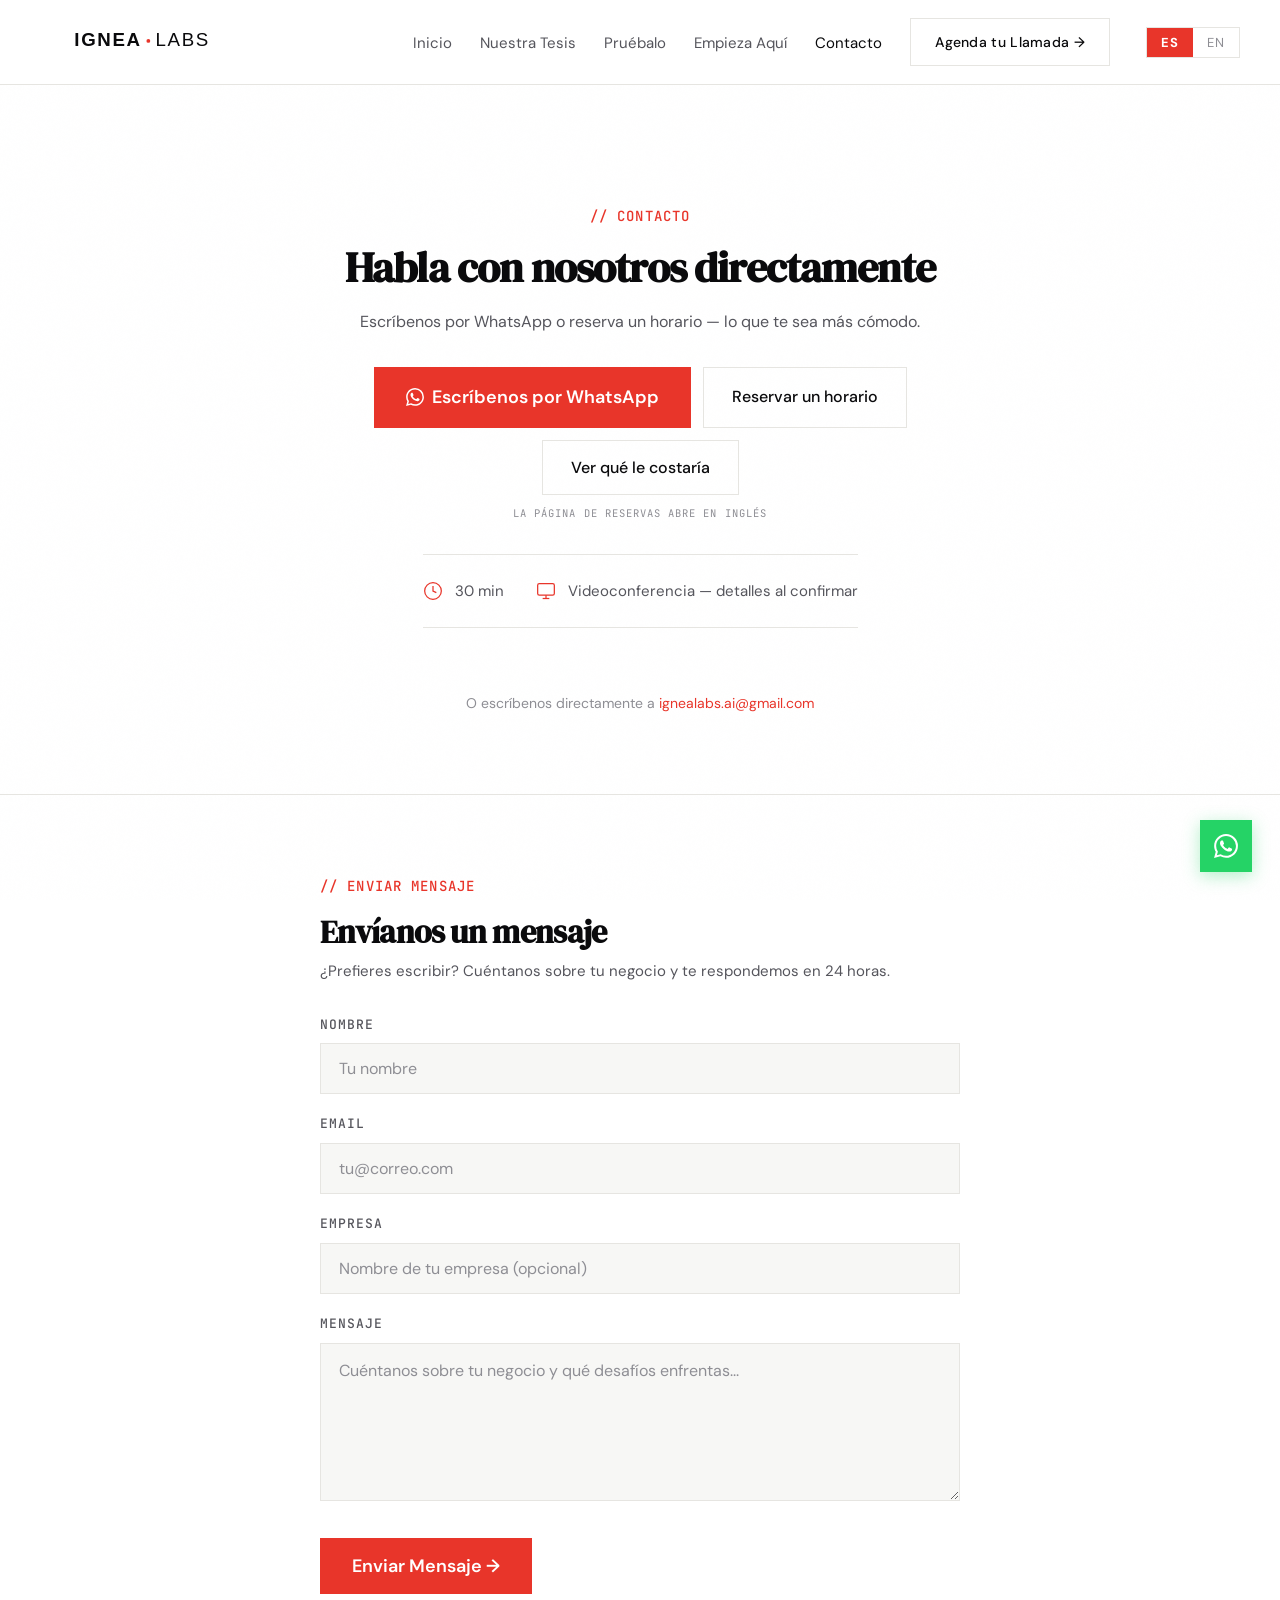
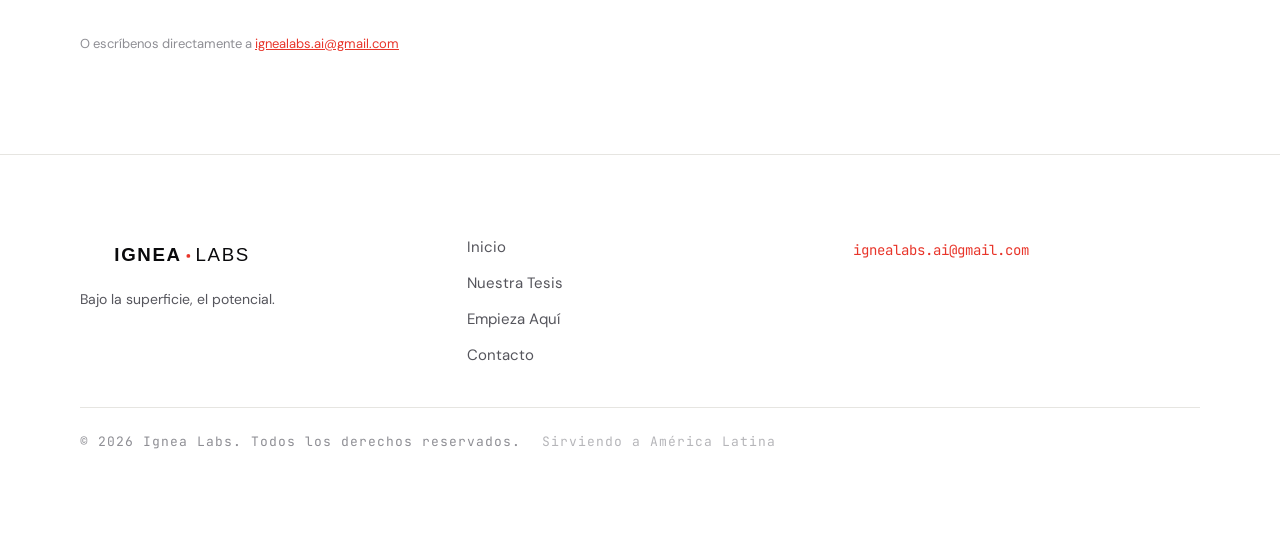
<file: contact.html>
<!DOCTYPE html>
<html lang="es">
<head>
<meta charset="UTF-8">
<link rel="icon" type="image/svg+xml" href="/favicon.svg">
<!-- interactive-widget=resizes-content: matches diagnostic.html. Note this
     page has NO fixed bottom nav bar — its submit button is inline in the
     form flow — so the key is near a no-op here. Its one visible effect is
     that .wa-float rides above the keyboard instead of behind it. Applied
     for consistency across the two form pages. Chrome 108+ / Firefox 132+,
     no-op on iOS. -->
<meta name="viewport" content="width=device-width, initial-scale=1.0, interactive-widget=resizes-content">
<title>Contacto | Ignea Labs</title>
<meta name="description" content="Trabajamos con un número selecto de organizaciones. Contáctanos para explorar lo que la IA puede hacer por tu negocio.">
<meta property="og:title" content="Contacto | Ignea Labs">
<meta property="og:description" content="Trabajamos con un número selecto de organizaciones. Contáctanos para explorar lo que la IA puede hacer por tu negocio.">
<meta property="og:type" content="website">
<meta property="og:site_name" content="Ignea Labs">
<meta property="og:locale" content="es_NI">
<meta property="og:image" content="https://www.ignealabs.com/assets/og-image.jpg">
<meta property="og:image:width" content="1200">
<meta property="og:image:height" content="630">
<meta property="og:image:alt" content="Ignea Labs — asistentes de WhatsApp, inventario, CRM y software a la medida">
<meta name="twitter:card" content="summary_large_image">
<link rel="canonical" href="https://www.ignealabs.com/contact">
<link rel="preconnect" href="https://fonts.googleapis.com">
<link rel="preconnect" href="https://fonts.gstatic.com" crossorigin>
<link href="https://fonts.googleapis.com/css2?family=Plus+Jakarta+Sans:wght@400;500;600;700&family=JetBrains+Mono:wght@300;400;500;700&display=swap" rel="stylesheet">
<link rel="stylesheet" href="css/shared.css">
<link rel="stylesheet" href="css/components.css">
<style>
/* CONTACT PAGE */
.ct-hero{padding:120px 0 80px}
/* Single column since the Google Calendar booking page has no embed API.
   Matches .ct-form-wrap's measure so hero and form share one axis. */
.ct-intro{max-width:640px;margin:0 auto;text-align:center}
.ct-channels{display:flex;gap:12px;justify-content:center;flex-wrap:wrap;margin:32px 0 10px}
.ct-channel{min-height:48px}
.ct-booking-note{font-family:var(--fm);font-size:10.5px;letter-spacing:.1em;text-transform:uppercase;color:var(--dimgray);margin:0}

.ct-form-section{padding:80px 0 100px;border-top:1px solid var(--border)}
.ct-form-wrap{max-width:640px;margin:0 auto}

.form-group{margin-bottom:20px}
.form-group:last-child{margin-bottom:0}

.success-msg{display:none;padding:40px 0}
.success-msg.active{display:block}
.success-icon{font-family:var(--fm);font-size:40px;color:var(--accent);margin-bottom:14px}
.success-msg h3{font-size:18px;font-weight:700;margin-bottom:8px}
.success-msg p{font-size:13px;color:var(--gray);line-height:1.6}
.success-note{margin-top:10px;color:var(--dimgray)!important}
.success-wa{margin-top:20px}

.ct-detail{display:flex;align-items:center;gap:12px;margin-bottom:0;font-size:15px;color:var(--gray)}
.ct-detail svg{width:20px;height:20px;flex-shrink:0;stroke:var(--accent);fill:none}
.ct-details-wrap{display:inline-flex;gap:32px;flex-wrap:wrap;justify-content:center;margin:32px 0 40px;padding:24px 0;border-top:1px solid var(--border);border-bottom:1px solid var(--border)}
.ct-email-line{font-size:14px;color:var(--dimgray);margin-top:24px}
.ct-email-line a{color:var(--accent);text-decoration:none}
.ct-email-line a:hover{opacity:.8}

@media(max-width:560px){
  .ct-channels{flex-direction:column}
  .ct-channel{width:100%;justify-content:center}
  .ct-details-wrap{flex-direction:column;gap:16px}
}
@media(max-width:768px){
  .ct-hero{padding:80px 0 60px}
  .ct-form-section{padding:60px 0 60px}
}
@media(max-width:480px){
  .ct-hero{padding:60px 0 40px}
  .ct-form-section{padding:40px 0 40px}
}
</style>
<style>[data-i18n],[data-i18n-html],[data-i18n-btn]{visibility:hidden}</style>
<script src="js/i18n.js"></script>
<script defer data-domain="ignealabs.com" src="https://plausible.io/js/script.js"></script>
</head>
<body>

<div class="gradient-dots-bg" id="gradientBg"></div>

<div class="page">

<!-- NAV -->
<nav>
  <a href="/" class="logo">
    <img src="/assets/logo.svg" alt="ignea.labs" class="logo-img">
  </a>
  <div class="nav-right">
    <ul class="nav-links">
      <li><a href="/" data-i18n="nav.home">Inicio</a></li>
      <li><a href="thesis" data-i18n="nav.thesis">Nuestra Tesis</a></li>
      <li><a href="probalo" data-i18n="nav.probalo">Pruébalo</a></li>
      <li><a href="diagnostic" data-i18n="nav.start">Empieza Aquí</a></li>
      <li><a href="contact" class="active" data-i18n="nav.contact">Contacto</a></li>
    </ul>
    <a href="https://calendar.app.google/E4dfYkm8epTzdsiT7" target="_blank" rel="noopener" class="btn-ghost btn-nav" data-i18n-btn="nav.cta">Agenda tu Llamada &rarr;</a>
    <button class="hamburger" id="hamburger" aria-label="Menu"><span></span><span></span><span></span></button>
    <div class="lang-toggle">
      <button class="lang-btn active" id="langES" onclick="setLang('es')">ES</button>
      <button class="lang-btn" id="langEN" onclick="setLang('en')">EN</button>
    </div>
  </div>
</nav>
<div class="mobile-overlay" id="mobileOverlay"></div>
<div class="mobile-menu" id="mobileMenu">
  <a href="/" data-i18n="nav.home">Inicio</a>
  <a href="thesis" data-i18n="nav.thesis">Nuestra Tesis</a>
  <a href="diagnostic" data-i18n="nav.start">Empieza Aquí</a>
  <a href="contact" class="active" data-i18n="nav.contact">Contacto</a>
</div>

<main>
  <!-- HERO: single column — both contact channels, equal weight -->
  <section class="ct-hero">
    <div class="content-wrap">
      <div class="ct-intro">

        <div class="sec-tag" data-i18n="ct.tag">// Contacto</div>
        <h1 style="font-size:clamp(28px,4vw,42px);font-weight:700;letter-spacing:-0.02em;margin-bottom:16px" data-i18n="ct.cal.title">Habla con nosotros directamente</h1>
        <p style="font-size:16px;color:var(--body-light);line-height:1.7;margin-bottom:0" data-i18n="ct.cal.sub">Escríbenos por WhatsApp o reserva un horario — lo que te sea más cómodo.</p>

        <!-- Both channels, equal weight. Contact page is the one place we don't
             pick for the visitor. -->
        <div class="ct-channels">
          <a class="btn-primary ct-channel" id="ctWhatsApp"
             href="https://wa.me/50589423985?text=Hola%2C%20quiero%20hablar%20con%20Ignea%20Labs."
             target="_blank" rel="noopener">
            <svg width="18" height="18" viewBox="0 0 24 24" fill="currentColor" aria-hidden="true"><path d="M17.472 14.382c-.297-.149-1.758-.867-2.03-.967-.273-.099-.471-.148-.67.15-.197.297-.767.966-.94 1.164-.173.199-.347.223-.644.075-.297-.15-1.255-.463-2.39-1.475-.883-.788-1.48-1.761-1.653-2.059-.173-.297-.018-.458.13-.606.134-.133.298-.347.446-.52.149-.174.198-.298.298-.497.099-.198.05-.371-.025-.52-.075-.149-.669-1.612-.916-2.207-.242-.579-.487-.5-.669-.51-.173-.008-.371-.01-.57-.01-.198 0-.52.074-.792.372-.272.297-1.04 1.016-1.04 2.479 0 1.462 1.065 2.875 1.213 3.074.149.198 2.096 3.2 5.077 4.487.709.306 1.262.489 1.694.625.712.227 1.36.195 1.871.118.571-.085 1.758-.719 2.006-1.413.248-.694.248-1.289.173-1.413-.074-.124-.272-.198-.57-.347m-5.421 7.403h-.004a9.87 9.87 0 01-5.031-1.378l-.361-.214-3.741.982.998-3.648-.235-.374a9.86 9.86 0 01-1.51-5.26c.001-5.45 4.436-9.884 9.888-9.884 2.64 0 5.122 1.03 6.988 2.898a9.825 9.825 0 012.893 6.994c-.003 5.45-4.437 9.884-9.885 9.884m8.413-18.297A11.815 11.815 0 0012.05 0C5.495 0 .16 5.335.157 11.892c0 2.096.547 4.142 1.588 5.945L.057 24l6.305-1.654a11.882 11.882 0 005.683 1.448h.005c6.554 0 11.89-5.335 11.893-11.893a11.821 11.821 0 00-3.48-8.413z"/></svg>
            <span data-i18n="ct.ch.whatsapp">Escríbenos por WhatsApp</span>
          </a>
          <a class="btn-ghost ct-channel" id="ctBooking"
             href="https://calendar.app.google/E4dfYkm8epTzdsiT7"
             target="_blank" rel="noopener">
            <span data-i18n="ct.ch.book">Reservar un horario</span>
          </a>
          <!-- Third channel: the diagnostic. Promises a written outcome
               rather than a conversation, so it reads as a distinct path
               and not a third way to do the same thing. -->
          <a class="btn-ghost ct-channel" id="ctDiagnostic" href="diagnostic">
            <span data-i18n="ct.ch.diagnostic">Ver qué le costaría</span>
          </a>
        </div>
        <p class="ct-booking-note" data-i18n="ct.bookingNote">La página de reservas abre en inglés</p>

        <div class="ct-details-wrap">
          <div class="ct-detail">
            <svg viewBox="0 0 24 24" stroke-width="1.5"><circle cx="12" cy="12" r="10"/><polyline points="12 6 12 12 16 14"/></svg>
            <span data-i18n="ct.duration">30 min</span>
          </div>
          <div class="ct-detail">
            <svg viewBox="0 0 24 24" stroke-width="1.5"><rect x="2" y="3" width="20" height="14" rx="2"/><line x1="8" y1="21" x2="16" y2="21"/><line x1="12" y1="17" x2="12" y2="21"/></svg>
            <span data-i18n="ct.conferencing">Videoconferencia — detalles al confirmar</span>
          </div>
        </div>

        <div class="ct-email-line">
          <span data-i18n="ct.emailDirect">O escríbenos directamente a</span>
          <a href="mailto:ignealabs.ai@gmail.com">ignealabs.ai@gmail.com</a>
        </div>

      </div>
    </div>
  </section>

  <!-- FORM: Optional message section -->
  <section class="ct-form-section">
    <div class="content-wrap">
      <div class="ct-form-wrap">

        <div class="sec-tag" data-i18n="ct.formTag">// O escríbenos</div>
        <h2 style="font-size:clamp(22px,3vw,32px);font-weight:700;letter-spacing:-0.02em;margin-bottom:8px" data-i18n="ct.formTitle">Envíanos un mensaje</h2>
        <p style="font-size:15px;color:var(--gray);margin-bottom:32px" data-i18n="ct.formSub">Prefieres escribir? Cuéntanos sobre tu negocio y te respondemos en 24 horas.</p>

        <form id="contactForm" onsubmit="return handleSubmit(event)">

          <div class="form-group">
            <label class="form-label" data-i18n="ct.nameLabel">Nombre</label>
            <input type="text" class="form-input" name="name" required data-i18n-placeholder="ct.namePh" placeholder="Tu nombre">
          </div>

          <div class="form-group">
            <label class="form-label" data-i18n="ct.emailFormLabel">Email</label>
            <input type="email" class="form-input" name="email" required data-i18n-placeholder="ct.emailPh" placeholder="tu@correo.com">
          </div>

          <div class="form-group">
            <label class="form-label" data-i18n="ct.companyLabel">Empresa</label>
            <input type="text" class="form-input" name="company" data-i18n-placeholder="ct.companyPh" placeholder="Nombre de tu empresa (opcional)">
          </div>

          <div class="form-group">
            <label class="form-label" data-i18n="ct.msgLabel">Mensaje</label>
            <textarea class="form-input" name="message" rows="5" required data-i18n-placeholder="ct.msgPh" placeholder="Cuéntanos sobre tu negocio y qué desafíos enfrentas..."></textarea>
          </div>

          <div class="form-group" style="margin-top:28px">
            <button type="submit" class="btn-primary" data-i18n-btn="ct.submit">Enviar Mensaje &rarr;</button>
          </div>

        </form>

        <div id="successMsg" class="success-msg">
          <div class="success-icon">[&#10003;]</div>
          <h3 data-i18n="ct.successTitle">Mensaje enviado.</h3>
          <p data-i18n="ct.successSub">Lo recibimos. Te respondemos dentro de 24 horas hábiles al correo que nos diste.</p>
          <p class="success-note" data-i18n="ct.successNote">No vas a recibir un correo de confirmación automático. Si necesitas respuesta ahora, escríbenos por WhatsApp.</p>
          <a class="btn-ghost success-wa" href="https://wa.me/50589423985?text=Hola%2C%20quiero%20hablar%20con%20Ignea%20Labs." target="_blank" rel="noopener" data-i18n="ct.ch.whatsapp">Escríbenos por WhatsApp</a>
        </div>

        <div id="errorMsg" class="success-msg">
          <div class="success-icon" style="color:var(--coral)">[!]</div>
          <h3 id="errorTitle" data-i18n="ct.errorTitle">Error al enviar.</h3>
          <p id="errorSub" data-i18n="ct.errorSub">No pudimos enviar tu mensaje. Escríbenos por WhatsApp o al correo de abajo.</p>
          <a class="btn-ghost success-wa" href="https://wa.me/50589423985?text=Hola%2C%20quiero%20hablar%20con%20Ignea%20Labs." target="_blank" rel="noopener" data-i18n="ct.ch.whatsapp">Escríbenos por WhatsApp</a>
        </div>

      </div>

      <p style="margin-top:40px;font-size:13px;color:var(--dimgray)">
        <span data-i18n="ct.emailDirect">O escríbenos directamente a</span>
        <a href="mailto:ignealabs.ai@gmail.com" style="color:var(--accent)">ignealabs.ai@gmail.com</a>
      </p>

    </div>
  </section>
</main>

<footer>
  <div class="footer-inner content-wrap">
    <div class="footer-top">
      <div class="footer-brand">
        <span class="logo"><img src="/assets/logo.svg" alt="ignea.labs" class="logo-img"></span>
        <div class="f-tag" data-i18n="footer.tag">Bajo la superficie, el potencial.</div>
      </div>
      <div class="footer-nav">
        <a href="/" data-i18n="nav.home">Inicio</a>
        <a href="thesis" data-i18n="nav.thesis">Nuestra Tesis</a>
        <a href="diagnostic" data-i18n="nav.start">Empieza Aquí</a>
        <a href="contact" data-i18n="nav.contact">Contacto</a>
      </div>
      <div class="footer-contact"><a href="mailto:ignealabs.ai@gmail.com">ignealabs.ai@gmail.com</a></div>
    </div>
    <div class="footer-bottom">&copy; 2026 Ignea Labs. <span data-i18n="footer.rights">Todos los derechos reservados.</span> <span style="margin-left:12px;opacity:.65" data-i18n="footer.serving">Sirviendo a América Latina</span></div>
  </div>
</footer>

</div>

<script src="js/analytics.js"></script>
<script src="js/supabase-config.js"></script>
<script>
(function() {
  var hamburger = document.getElementById('hamburger');
  var mobileMenu = document.getElementById('mobileMenu');
  var mobileOverlay = document.getElementById('mobileOverlay');

  function toggleMenu() {
    hamburger.classList.toggle('open');
    mobileMenu.classList.toggle('open');
    mobileOverlay.classList.toggle('open');
  }

  if (hamburger) hamburger.addEventListener('click', toggleMenu);
  if (mobileOverlay) mobileOverlay.addEventListener('click', toggleMenu);
})();

function handleSubmit(e) {
  e.preventDefault();
  var form = document.getElementById('contactForm');
  var submitBtn = form.querySelector('button[type="submit"]');
  var lang = IgneaI18n.getLang();

  submitBtn.disabled = true;
  submitBtn.innerHTML = lang === 'en'
    ? (IgneaI18n.t('ct.sending') || 'Sending...')
    : (IgneaI18n.t('ct.sending') || 'Enviando...');

  var formData = new FormData(form);

  fetch('https://formspree.io/f/xrenwoeo', {
    method: 'POST',
    body: formData,
    headers: { 'Accept': 'application/json' }
  })
  .then(function(response) {
    if (response.ok) {
      form.style.display = 'none';
      document.getElementById('successMsg').classList.add('active');
      // Mirror to Supabase contacts table (best-effort)
      if (typeof IgneaSupabase !== 'undefined' && IgneaSupabase.client) {
        try {
          IgneaSupabase.client.from('contacts').insert([{
            name: formData.get('name') || '',
            email: formData.get('email') || '',
            company: formData.get('company') || '',
            message: formData.get('message') || '',
            source: 'contact_form'
          }]);
        } catch (e) { /* silent */ }
      }
    } else {
      document.getElementById('errorMsg').classList.add('active');
      submitBtn.disabled = false;
      submitBtn.innerHTML = IgneaI18n.t('ct.submit') || (lang === 'en' ? 'Send Message &rarr;' : 'Enviar Mensaje &rarr;');
    }
  })
  .catch(function() {
    document.getElementById('errorMsg').classList.add('active');
    submitBtn.disabled = false;
    submitBtn.innerHTML = IgneaI18n.t('ct.submit') || (lang === 'en' ? 'Send Message &rarr;' : 'Enviar Mensaje &rarr;');
  });

  return false;
}

document.addEventListener('langchange', function(e) {
  document.title = e.detail.lang === 'es' ? 'Contacto | Ignea Labs' : 'Contact | Ignea Labs';
});

</script>
<script src="js/scroll-animations.js"></script>
<a href="https://wa.me/50589423985?text=Hola%2C%20quiero%20hablar%20con%20Ignea%20Labs." target="_blank" rel="noopener" class="wa-float" aria-label="WhatsApp">
  <svg xmlns="http://www.w3.org/2000/svg" width="24" height="24" viewBox="0 0 24 24" fill="currentColor"><path d="M17.472 14.382c-.297-.149-1.758-.867-2.03-.967-.273-.099-.471-.148-.67.15-.197.297-.767.966-.94 1.164-.173.199-.347.223-.644.075-.297-.15-1.255-.463-2.39-1.475-.883-.788-1.48-1.761-1.653-2.059-.173-.297-.018-.458.13-.606.134-.133.298-.347.446-.52.149-.174.198-.298.298-.497.099-.198.05-.371-.025-.52-.075-.149-.669-1.612-.916-2.207-.242-.579-.487-.5-.669-.51-.173-.008-.371-.01-.57-.01-.198 0-.52.074-.792.372-.272.297-1.04 1.016-1.04 2.479 0 1.462 1.065 2.875 1.213 3.074.149.198 2.096 3.2 5.077 4.487.709.306 1.262.489 1.694.625.712.227 1.36.195 1.871.118.571-.085 1.758-.719 2.006-1.413.248-.694.248-1.289.173-1.413-.074-.124-.272-.198-.57-.347m-5.421 7.403h-.004a9.87 9.87 0 01-5.031-1.378l-.361-.214-3.741.982.998-3.648-.235-.374a9.86 9.86 0 01-1.51-5.26c.001-5.45 4.436-9.884 9.888-9.884 2.64 0 5.122 1.03 6.988 2.898a9.825 9.825 0 012.893 6.994c-.003 5.45-4.437 9.884-9.885 9.884m8.413-18.297A11.815 11.815 0 0012.05 0C5.495 0 .16 5.335.157 11.892c0 2.096.547 4.142 1.588 5.945L.057 24l6.305-1.654a11.882 11.882 0 005.683 1.448h.005c6.554 0 11.89-5.335 11.893-11.893a11.821 11.821 0 00-3.48-8.413z"/></svg>
</a>
</body>
</html>
</file>
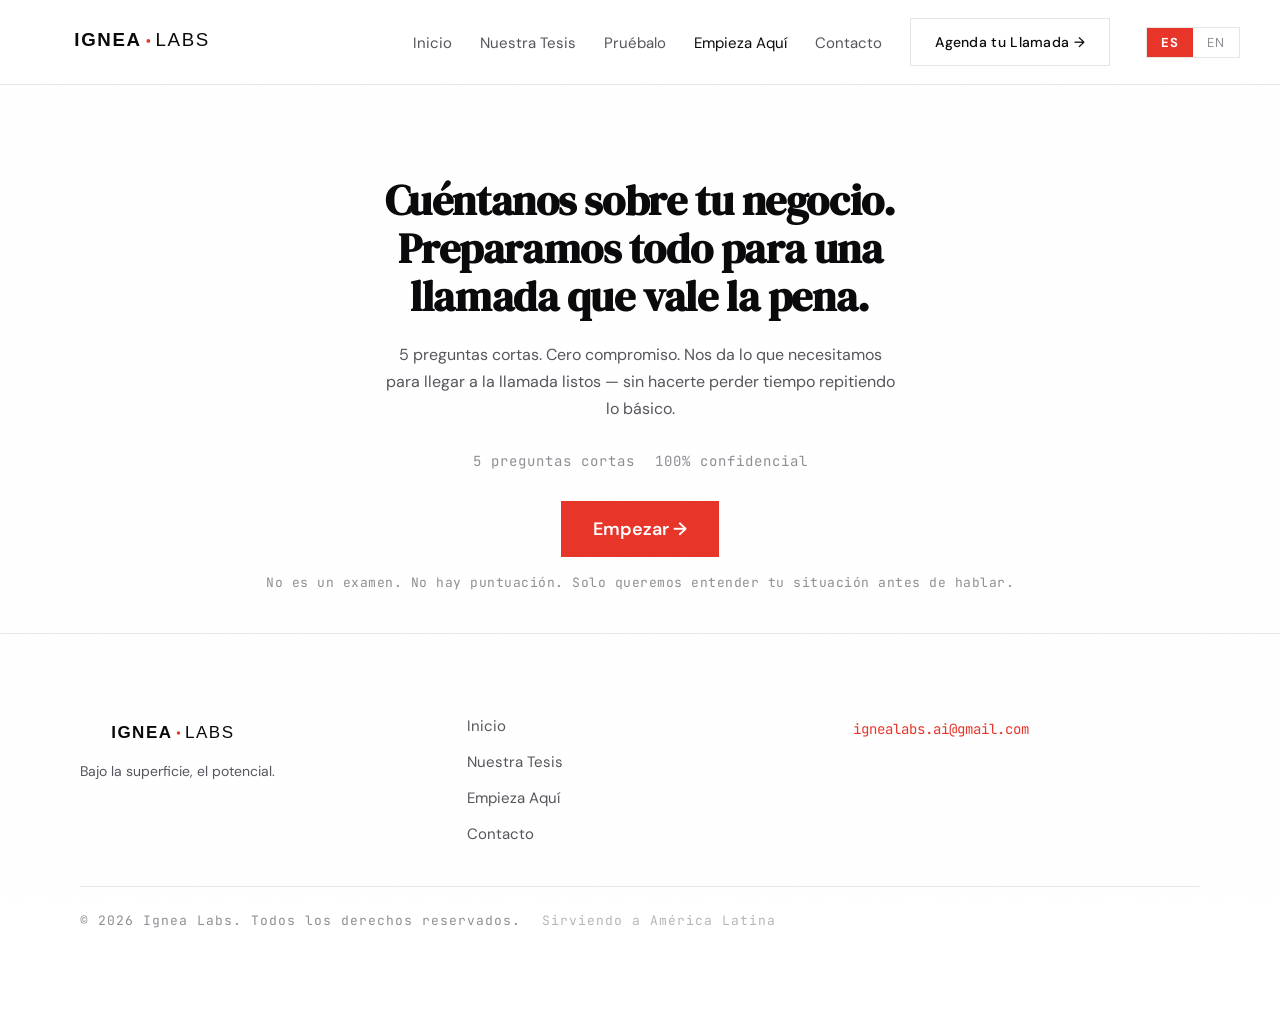
<file: diagnostic.html>
<!DOCTYPE html>
<html lang="es">
<head>
<meta charset="UTF-8">
<link rel="icon" type="image/svg+xml" href="/favicon.svg">
<!-- interactive-widget=resizes-content: shrink the LAYOUT viewport when the
     on-screen keyboard opens, so the fixed #qNavFixed bar (the only Next
     button on every screen — the inline .q-nav is display:none) rides above
     the keyboard instead of sitting behind it. Chrome 108+ / Firefox 132+;
     a no-op in Safari/iOS, which has not implemented it — there the
     Enter-to-advance handler in js/diagnostic.js is the mitigation. -->
<meta name="viewport" content="width=device-width, initial-scale=1.0, interactive-widget=resizes-content">
<title>Empiece aquí | Ignea Labs</title>
<meta name="description" content="Cuéntenos cómo trabaja hoy en 5 preguntas. Con eso preparamos una propuesta concreta para su negocio.">
<meta property="og:title" content="Empiece aquí | Ignea Labs">
<meta property="og:description" content="Cuéntenos cómo trabaja hoy en 5 preguntas. Con eso preparamos una propuesta concreta para su negocio.">
<meta property="og:type" content="website">
<meta property="og:site_name" content="Ignea Labs">
<meta property="og:locale" content="es_NI">
<meta property="og:image" content="https://www.ignealabs.com/assets/og-image.jpg">
<meta property="og:image:width" content="1200">
<meta property="og:image:height" content="630">
<meta property="og:image:alt" content="Ignea Labs — asistentes de WhatsApp, inventario, CRM y software a la medida">
<meta name="twitter:card" content="summary_large_image">
<link rel="canonical" href="https://www.ignealabs.com/diagnostic">
<link rel="preconnect" href="https://fonts.googleapis.com">
<link rel="preconnect" href="https://fonts.gstatic.com" crossorigin>
<link rel="stylesheet" href="css/shared.css">
<link rel="stylesheet" href="css/components.css">
<style>
/* PROGRESS */
.progress-wrap{max-width:none;padding:20px 60px 0}
.progress-bar{height:2px;background:var(--border);position:relative;margin-bottom:8px}
.progress-fill{height:100%;background:var(--accent);transition:width .4s ease;width:0%;position:relative}
.progress-fill::after{content:'';position:absolute;right:-4px;top:50%;transform:translateY(-50%);width:8px;height:8px;border-radius:50%;background:var(--accent);box-shadow:0 0 0 3px var(--bg)}
.progress-text{font-family:var(--fm);font-size:13px;color:var(--text-dim);letter-spacing:1px;text-align:right}

/* Q-WRAP */
.q-wrap{display:none;max-width:none;padding:32px 60px 90px;opacity:0;transform:translateY(16px);transition:opacity .5s ease,transform .5s ease}
.q-wrap.active{display:block;opacity:1;transform:translateY(0)}

/* LANDING */
.dx-landing{text-align:center;padding-top:40px;padding-bottom:40px}
.dx-landing h1{font-size:clamp(28px,3.5vw,42px);font-weight:800;line-height:1.15;max-width:600px;margin:0 auto 20px}
.dx-landing-sub{font-size:16px;color:var(--gray);max-width:520px;margin:0 auto 28px;line-height:1.7}
.dx-landing-stats{display:flex;justify-content:center;gap:20px;margin-bottom:28px;font-family:var(--fm);font-size:14px;color:var(--text-dim);letter-spacing:1px;flex-wrap:wrap}
.dx-landing-note{font-family:var(--fm);font-size:13px;color:var(--text-dim);letter-spacing:.5px;margin-top:16px;line-height:1.6}

/* INFO */
.info-screen h2{font-size:26px;font-weight:700;margin-bottom:8px}
.info-sub{font-size:15px;color:var(--gray);margin-bottom:28px;line-height:1.6}
.info-grid{display:grid;grid-template-columns:repeat(2,1fr);gap:16px;margin-bottom:24px}
.info-full{grid-column:1 / -1}
.info-confidential{font-family:var(--fm);font-size:13px;color:var(--text-dim);letter-spacing:1px;margin-top:12px;text-align:center}

/* Optional revenue question, last screen (D3). Visually de-emphasised and
   set apart from the required question above it so it reads as an extra,
   not as another thing standing between the prospect and submit. */
.dx-revenue{margin-top:28px;padding-top:24px;border-top:1px solid var(--border)}
.dx-revenue .form-label{color:var(--gray)}
.dx-revenue-note{font-size:13px;color:var(--text-dim);line-height:1.55;margin-top:8px}

/* Inline field hint — non-blocking tone, used by the phone check. */
.field-hint{font-size:13px;color:var(--coral);line-height:1.5;margin-top:6px;display:none}
.field-hint.visible{display:block}

/* QUESTION SCREENS */
.q-counter{font-family:var(--fm);font-size:12px;color:var(--accent);letter-spacing:2.5px;margin-bottom:20px;text-transform:uppercase}
.q-text{font-size:clamp(20px,3vw,28px);font-weight:700;color:var(--white);line-height:1.35;margin-bottom:36px;letter-spacing:-.02em}

/* QUESTION TEXTAREA */
.q-textarea-label{font-family:var(--fm);font-size:12px;text-transform:uppercase;letter-spacing:0.1em;color:var(--text-dim);margin-bottom:8px}
.q-textarea{width:100%;min-height:120px;padding:16px;background:var(--bg2);border:1px solid var(--border);color:var(--white);font-family:var(--ff);font-size:16px;line-height:1.6;resize:vertical;transition:border-color .2s}
.q-textarea:focus{border-color:var(--accent);outline:none}
.q-textarea::placeholder{color:var(--text-dim);font-size:14px;line-height:1.5}
.q-textarea.q-optional{min-height:80px}
.q-textarea.q-required{min-height:120px}

/* CARDS SECTION LABELS — sub-questions styled like main q-text */
.q-cards-label,.q-text-label{font-family:var(--ff);font-size:clamp(20px,3vw,28px);font-weight:700;color:var(--white);line-height:1.35;letter-spacing:-.02em;margin:36px 0 16px;display:block;text-align:left}
.q-cards-label::before,.q-text-label::before{display:none}

/* QUESTION CARDS */
.q-cards{display:grid;grid-template-columns:repeat(2,1fr);gap:10px;margin-bottom:20px}
.q-card{display:flex;align-items:center;gap:14px;padding:18px 20px;background:var(--bg2);border:1px solid var(--border);color:var(--gray);font-family:var(--ff);font-size:16px;cursor:pointer;transition:all .2s;min-height:56px;user-select:none}
.q-card:hover{border-color:var(--ink);color:var(--white)}
.q-card.selected{border-color:var(--accent);background:var(--accent3);color:var(--white)}
.q-card .q-card-check{width:18px;height:18px;border:1px solid var(--border);flex-shrink:0;display:flex;align-items:center;justify-content:center;font-size:12px;color:var(--accent);transition:all .2s}
.q-card.selected .q-card-check{border-color:var(--accent);background:var(--accent2)}
.q-card.selected .q-card-check::after{content:'\2713';color:var(--accent)}

/* ENCOURAGE LINE */
.q-encourage{font-size:13px;color:var(--text-dim);text-align:center;margin-top:20px;font-style:italic;letter-spacing:.3px}

/* NAV */
.q-nav{display:flex;gap:12px;justify-content:space-between;align-items:center;margin-top:32px}
.q-screen .q-nav,.info-screen .q-nav{display:none}

/* FIXED BOTTOM NAV BAR */
.q-nav-fixed{position:fixed;bottom:0;left:0;right:0;z-index:50;background:rgba(255,255,255,0.92);backdrop-filter:blur(12px);-webkit-backdrop-filter:blur(12px);border-top:1px solid var(--border);padding:14px 60px;display:none}
.q-nav-fixed-inner{max-width:none;display:flex;justify-content:space-between;align-items:center;gap:12px}

/* SUCCESS SCREEN */
.success-screen{text-align:center;padding-top:60px;padding-bottom:60px}
.success-screen h2{font-size:clamp(24px,3vw,34px);font-weight:800;margin-bottom:16px}
.success-sub{font-size:16px;color:var(--gray);max-width:480px;margin:0 auto 32px;line-height:1.7}
.success-check{width:64px;height:64px;border:2px solid var(--accent);display:flex;align-items:center;justify-content:center;margin:0 auto 24px;font-size:28px;color:var(--accent)}
.success-next{margin-top:40px;padding:32px;background:var(--bg2);border:1px solid var(--border);max-width:480px;margin-left:auto;margin-right:auto;text-align:left}
.success-next h3{font-size:16px;font-weight:700;margin-bottom:12px;color:var(--white)}
.success-next p{font-size:14px;color:var(--gray);line-height:1.6;margin-bottom:8px}
.success-next a{color:var(--accent);text-decoration:none}
.success-next a:hover{text-decoration:underline}

/* WIDE CARDS for cards-only screens */
.q-screen:not(.q-screen--dual).active .q-cards{grid-template-columns:repeat(auto-fill,minmax(260px,1fr))}

@media(max-width:900px){
  .q-wrap{padding:24px 20px 90px}
  .progress-wrap{padding:16px 20px 0}
  .q-nav-fixed{padding:12px 20px}
}
@media(max-width:768px){
  .dx-landing{padding-top:40px;padding-bottom:40px}
  .dx-landing-stats{flex-direction:column;align-items:center;gap:8px}
  .info-grid{grid-template-columns:1fr}
  .info-full{grid-column:1}
  .q-cards{grid-template-columns:1fr}
}
@media(max-width:480px){
  .dx-landing h1{font-size:24px}
}
</style>
<style>[data-i18n],[data-i18n-html],[data-i18n-btn]{visibility:hidden}</style>
<script src="js/i18n.js"></script>
<script defer data-domain="ignealabs.com" src="https://plausible.io/js/script.js"></script>
</head>
<body>

<div class="gradient-dots-bg" id="gradientBg"></div>

<div class="progress-bar-top" id="progressBarTop"></div>
<div class="page">

<!-- NAV -->
<nav>
  <a href="/" class="logo">
    <img src="/assets/logo.svg" alt="ignea.labs" class="logo-img">
  </a>
  <div class="nav-right">
    <ul class="nav-links">
      <li><a href="/" data-i18n="nav.home">Inicio</a></li>
      <li><a href="thesis" data-i18n="nav.thesis">Nuestra Tesis</a></li>
      <li><a href="probalo" data-i18n="nav.probalo">Pruébalo</a></li>
      <li><a href="diagnostic" class="active" data-i18n="nav.start">Empieza Aquí</a></li>
      <li><a href="contact" data-i18n="nav.contact">Contacto</a></li>
    </ul>
    <a href="https://calendar.app.google/E4dfYkm8epTzdsiT7" target="_blank" rel="noopener" class="btn-ghost btn-nav" data-i18n-html="nav.cta">Agenda tu Llamada &rarr;</a>
    <button class="hamburger" id="hamburger" aria-label="Menu">
      <span></span><span></span><span></span>
    </button>
    <div class="lang-toggle">
      <button class="lang-btn active" id="langES" onclick="setLang('es')">ES</button>
      <button class="lang-btn" id="langEN" onclick="setLang('en')">EN</button>
    </div>
  </div>
</nav>

<!-- MOBILE MENU -->
<div class="mobile-overlay" id="mobileOverlay"></div>
<div class="mobile-menu" id="mobileMenu">
  <a href="/" data-i18n="nav.home">Inicio</a>
  <a href="thesis" data-i18n="nav.thesis">Nuestra Tesis</a>
  <a href="diagnostic" class="active" data-i18n="nav.start">Empieza Aquí</a>
  <a href="contact" data-i18n="nav.contact">Contacto</a>
</div>

<main>

<!-- PROGRESS BAR (hidden on landing and hook) -->
<div class="progress-wrap" id="progressWrap" style="visibility:hidden">
  <div class="progress-bar"><div class="progress-fill" id="progFill"></div></div>
  <div class="progress-text" id="progText">0 / 5</div>
</div>

<!-- ============================================ -->
<!-- SCREEN 0: LANDING -->
<!-- ============================================ -->
<div class="q-wrap dx-landing active" id="landingScreen">
  <h1 data-i18n="intake.landing.headline">Cuéntanos sobre tu negocio. Preparamos todo para una llamada que vale la pena.</h1>
  <p class="dx-landing-sub" data-i18n="intake.landing.sub">5 preguntas cortas. Cero compromiso. Nos da lo que necesitamos para llegar a la llamada listos — sin hacerte perder tiempo repitiendo lo básico.</p>
  <!-- The "3 minutos" chip was removed deliberately: three of the five
       screens are open-ended text, so the real completion time is
       composition time we cannot promise. A time claim discovered to be
       wrong mid-form is exactly when people abandon. intake.landing.s2 is
       left orphaned in i18n.js rather than churning live paths. -->
  <div class="dx-landing-stats">
    <span data-i18n="intake.landing.s1">5 preguntas cortas</span>
    <span data-i18n="intake.landing.s3">100% confidencial</span>
  </div>
  <button class="btn-gradient" id="landingStartBtn" data-i18n-btn="intake.landing.cta">Empezar &rarr;</button>
  <p class="dx-landing-note" data-i18n="intake.landing.note">No es un examen. No hay puntuación. Solo queremos entender tu situación antes de hablar.</p>
</div>

<!-- ============================================ -->
<!-- SCREEN 1: CONTACT INFO (expanded) -->
<!-- ============================================ -->
<div class="q-wrap info-screen" id="infoScreen">
  <h2 data-i18n="intake.info.title">Sobre ti y tu empresa</h2>
  <p class="info-sub" data-i18n="intake.info.sub">Para saber con quién hablamos y preparar la llamada.</p>

  <div class="info-grid">
    <div class="info-field">
      <label class="form-label" for="dxFirstName" data-i18n="intake.field.name">Nombre</label>
      <input type="text" class="form-input" id="dxFirstName" required autocomplete="given-name">
    </div>
    <div class="info-field">
      <label class="form-label" for="dxEmail" data-i18n="intake.field.email">Email</label>
      <input type="email" class="form-input" id="dxEmail" required autocomplete="email">
    </div>
    <div class="info-field">
      <label class="form-label" for="dxCompany" data-i18n="intake.field.company">Empresa</label>
      <input type="text" class="form-input" id="dxCompany" required autocomplete="organization">
    </div>
    <div class="info-field">
      <label class="form-label" for="dxPhone" data-i18n="intake.field.phone">WhatsApp o teléfono</label>
      <input type="tel" class="form-input" id="dxPhone" required autocomplete="tel" inputmode="tel">
      <p class="field-hint" id="dxPhoneHint" data-i18n="intake.phone.hint">¿Está completo el número? Por ejemplo: 8935-9013</p>
    </div>
    <div class="info-field">
      <label class="form-label" for="dxWebsite" data-i18n="intake.field.website">Sitio web (opcional)</label>
      <input type="url" class="form-input" id="dxWebsite" placeholder="https://tuempresa.com">
    </div>
    <div class="info-field">
      <label class="form-label" for="dxLinkedin" data-i18n="intake.field.linkedin">LinkedIn (opcional)</label>
      <input type="text" class="form-input" id="dxLinkedin" placeholder="linkedin.com/in/tu-perfil">
    </div>
    <div class="info-field">
      <label class="form-label" for="dxIndustry" data-i18n="intake.field.industry">Industria</label>
      <select class="form-select" id="dxIndustry" data-custom>
        <option value="">—</option>
        <option value="hardware" data-i18n="intake.ind.hardware">Ferretería / materiales de construcción</option>
        <option value="pharmacy" data-i18n="intake.ind.pharmacy">Farmacia</option>
        <option value="restaurant" data-i18n="intake.ind.restaurant">Restaurante / alimentación</option>
        <option value="medical" data-i18n="intake.ind.medical">Clínica médica o dental</option>
        <option value="legal" data-i18n="intake.ind.legal">Servicios legales</option>
        <option value="hotel" data-i18n="intake.ind.hotel">Hotelería y turismo</option>
        <option value="retail" data-i18n="intake.ind.retail">Comercio / retail</option>
        <option value="construction" data-i18n="intake.ind.construction">Construcción</option>
        <option value="logistics" data-i18n="intake.ind.logistics">Logística y transporte</option>
        <option value="accounting" data-i18n="intake.ind.accounting">Contabilidad y finanzas</option>
        <option value="realestate" data-i18n="intake.ind.realestate">Bienes raíces</option>
        <option value="education" data-i18n="intake.ind.education">Educación</option>
        <option value="agriculture" data-i18n="intake.ind.agriculture">Agricultura</option>
        <option value="manufacturing" data-i18n="intake.ind.manufacturing">Manufactura</option>
        <option value="tech" data-i18n="intake.ind.tech">Tecnología</option>
        <option value="consulting" data-i18n="intake.ind.consulting">Consultoría</option>
        <option value="ecommerce" data-i18n="intake.ind.ecommerce">E-commerce</option>
        <option value="insurance" data-i18n="intake.ind.insurance">Seguros</option>
        <option value="pharma" data-i18n="intake.ind.pharma">Farmacéutica</option>
        <option value="energy" data-i18n="intake.ind.energy">Energía</option>
        <option value="automotive" data-i18n="intake.ind.automotive">Automotriz</option>
        <option value="media" data-i18n="intake.ind.media">Medios y comunicación</option>
        <option value="government" data-i18n="intake.ind.government">Gobierno</option>
        <option value="other" data-i18n="intake.ind.other">Otro</option>
      </select>
    </div>
    <div class="info-field">
      <label class="form-label" for="dxSize" data-i18n="intake.field.size">Tamaño del equipo</label>
      <select class="form-select" id="dxSize" data-custom>
        <option value="">—</option>
        <option value="1-5">1–5</option>
        <option value="6-15">6–15</option>
        <option value="16-50">16–50</option>
        <option value="51-200">51–200</option>
        <option value="201-500">201–500</option>
        <option value="501-1000">501–1,000</option>
        <option value="1000+">1,000+</option>
      </select>
    </div>
    <!-- Ingresos mensuales moved OUT of this screen to the last question
         screen (SCREEN 5). Asking an employee for the company's revenue on
         the first screen, before any trust exists, is a plausible
         tab-close — and a non-owner often doesn't know the figure. -->
  </div>

  <div class="q-nav">
    <button class="btn-ghost btn-prev" data-i18n-btn="q.back">&larr; Anterior</button>
    <button class="btn-primary" id="infoNextBtn" disabled data-i18n-btn="q.next">Siguiente &rarr;</button>
  </div>
  <p class="info-confidential" data-i18n="intake.info.confidential">Tus datos son confidenciales. Solo los usa nuestro equipo para preparar tu llamada.</p>
</div>

<!-- ============================================ -->
<!-- SCREEN 2: Q2 — BUSINESS DESCRIPTION -->
<!-- ============================================ -->
<div class="q-wrap q-screen" data-q="1">
  <div class="q-counter">02 / 05</div>
  <div class="q-text" data-i18n="intake.q2.text">Cuéntanos sobre tu negocio — ¿qué hacen y qué sistemas o herramientas usan actualmente para operar?</div>
  <div class="voice-wrap">
    <textarea class="q-textarea q-required" data-q="q2_business" data-i18n-placeholder="intake.q2.ph" placeholder="Ej: Somos un hotel boutique de 12 habitaciones. Usamos un cuaderno para reservas, WhatsApp para coordinar con el equipo, y Excel para contabilidad..."></textarea>
  </div>
  <div class="q-nav">
    <button class="btn-ghost btn-prev" data-i18n-btn="q.back">&larr; Anterior</button>
    <button class="btn-primary btn-next" disabled data-i18n-btn="q.next">Siguiente &rarr;</button>
  </div>
</div>

<!-- ============================================ -->
<!-- SCREEN 3: Q3 — TIME SINKS + TOOLS -->
<!-- ============================================ -->
<div class="q-wrap q-screen q-screen--dual" data-q="2">
  <div class="q-counter">03 / 05</div>
  <div class="q-text" data-i18n="intake.q5.text">¿Dónde pierde más tiempo tu equipo cada semana?</div>
  <div class="q-cards" data-q="q5_timeleaks" data-type="multi">
    <div class="q-card" data-val="same_questions"><span class="q-card-check"></span><span data-i18n="intake.q5.c1">Respondiendo las mismas preguntas</span></div>
    <div class="q-card" data-val="scheduling"><span class="q-card-check"></span><span data-i18n="intake.q5.c2">Agendando o confirmando citas</span></div>
    <div class="q-card" data-val="followups"><span class="q-card-check"></span><span data-i18n="intake.q5.c3">Dando seguimiento a clientes</span></div>
    <div class="q-card" data-val="data_entry"><span class="q-card-check"></span><span data-i18n="intake.q5.c4">Pasando datos de un lugar a otro</span></div>
    <div class="q-card" data-val="invoicing"><span class="q-card-check"></span><span data-i18n="intake.q5.c5">Cotizaciones o facturas</span></div>
    <div class="q-card" data-val="coordination"><span class="q-card-check"></span><span data-i18n="intake.q5.c6">Coordinando al equipo</span></div>
    <div class="q-card" data-val="reports"><span class="q-card-check"></span><span data-i18n="intake.q5.c7">Haciendo reportes</span></div>
    <div class="q-card" data-val="other"><span class="q-card-check"></span><span data-i18n="intake.q5.c8">Otra cosa</span></div>
  </div>

  <div class="q-cards-label" data-i18n="intake.q6.label">¿Qué herramientas usan hoy?</div>
  <div class="q-cards" data-q="q6_tools" data-type="multi">
    <div class="q-card" data-val="whatsapp"><span class="q-card-check"></span><span>WhatsApp</span></div>
    <div class="q-card" data-val="excel"><span class="q-card-check"></span><span>Excel / Google Sheets</span></div>
    <div class="q-card" data-val="accounting"><span class="q-card-check"></span><span data-i18n="intake.q6.c3">Software de contabilidad</span></div>
    <div class="q-card" data-val="pos"><span class="q-card-check"></span><span data-i18n="intake.q6.c4">Punto de venta / POS</span></div>
    <div class="q-card" data-val="crm"><span class="q-card-check"></span><span>CRM</span></div>
    <div class="q-card" data-val="booking"><span class="q-card-check"></span><span data-i18n="intake.q6.c6">Sistema de citas / reservas</span></div>
    <div class="q-card" data-val="paper"><span class="q-card-check"></span><span data-i18n="intake.q6.c7">Papel / cuadernos</span></div>
    <div class="q-card" data-val="social"><span class="q-card-check"></span><span data-i18n="intake.q6.c8">Redes sociales para vender</span></div>
  </div>

  <div class="q-nav">
    <button class="btn-ghost btn-prev" data-i18n-btn="q.back">&larr; Anterior</button>
    <button class="btn-primary btn-next" disabled data-i18n-btn="q.next">Siguiente &rarr;</button>
  </div>
</div>

<!-- ============================================ -->
<!-- SCREEN 4: Q4 — BIGGEST HEADACHE -->
<!-- ============================================ -->
<div class="q-wrap q-screen" data-q="3">
  <div class="q-counter">04 / 05</div>
  <div class="q-text" data-i18n="intake.q4.text">En una o dos oraciones: ¿cuál es el problema operativo más grande de tu negocio ahora mismo?</div>
  <div class="q-textarea-label" data-i18n="intake.q4.label">Sé directo — no hay respuesta incorrecta</div>
  <div class="voice-wrap">
    <textarea class="q-textarea q-required" data-q="q4_headache" data-i18n-placeholder="intake.q4.ph" placeholder="Ejemplo: Perdemos clientes porque nadie responde WhatsApp a tiempo. O: Tengo 3 personas haciendo trabajo que debería ser automático. O: No sé cuáles de mis servicios son rentables."></textarea>
  </div>
  <div class="q-nav">
    <button class="btn-ghost btn-prev" data-i18n-btn="q.back">&larr; Anterior</button>
    <button class="btn-primary btn-next" disabled data-i18n-btn="q.next">Siguiente &rarr;</button>
  </div>
</div>

<!-- ============================================ -->
<!-- SCREEN 5: Q5 — TRIED BEFORE -->
<!-- ============================================ -->
<div class="q-wrap q-screen" data-q="4">
  <div class="q-counter">05 / 05</div>
  <div class="q-text" data-i18n="intake.q7.text">¿Has intentado resolver este problema antes? ¿Qué pasó?</div>
  <div class="voice-wrap">
    <textarea class="q-textarea q-optional" data-q="q7_tried" data-i18n-placeholder="intake.q7.ph" placeholder="Si contrataste a alguien, probaste un software, o lo intentaste internamente — cuéntanos qué pasó. Si no has intentado nada, déjalo en blanco."></textarea>
  </div>

  <!-- Ingresos mensuales — moved here from SCREEN 1 (D3). Optional, last
       thing asked, after the prospect has already invested four screens.
       Brackets are the ORIGINAL USD boundaries converted at the BCN rate
       in js/labor-cost.js (FX_BCN_2026 = 36.6243) — no new boundaries were
       invented. The option `value` attributes are deliberately unchanged
       (under5k, 5k-15k, ...) so localStorage, the ops dashboard and any
       historical submission stay comparable; only the visible label is in
       córdobas. diagnostic.js re-derives these labels at runtime from
       FX_BCN_2026, so if the rate ever moves the labels move with it. -->
  <div class="dx-revenue">
    <label class="form-label" for="dxRevenue" data-i18n="intake.field.revenue">Ingresos mensuales aproximados (opcional)</label>
    <select class="form-select" id="dxRevenue" data-custom>
      <option value="">—</option>
      <option value="under5k" data-i18n="intake.rev.under5k">Menos de C$183,000</option>
      <option value="5k-15k" data-i18n="intake.rev.5k15k">C$183,000 – C$549,000</option>
      <option value="15k-50k" data-i18n="intake.rev.15k50k">C$549,000 – C$1.8 millones</option>
      <option value="50k-150k" data-i18n="intake.rev.50k150k">C$1.8 – C$5.5 millones</option>
      <option value="150k-500k" data-i18n="intake.rev.150k500k">C$5.5 – C$18.3 millones</option>
      <option value="500k-1m" data-i18n="intake.rev.500k1m">C$18.3 – C$36.6 millones</option>
      <option value="over1m" data-i18n="intake.rev.over1m">Más de C$36.6 millones</option>
      <option value="prefer_not" data-i18n="intake.rev.prefer_not">Prefiero no decir</option>
    </select>
    <p class="dx-revenue-note" data-i18n="intake.rev.note">Opcional. Nos ayuda a proponer algo del tamaño correcto. Si prefieres no decirlo, no hay problema — puedes dejarlo en blanco.</p>
  </div>

  <div class="q-nav">
    <button class="btn-ghost btn-prev" data-i18n-btn="q.back">&larr; Anterior</button>
    <button class="btn-primary btn-next" data-i18n-btn="intake.submit">Enviar y Agendar Llamada &rarr;</button>
  </div>
</div>

<!-- ============================================ -->
<!-- SCREEN 6: HOOK (built dynamically by JS) -->
<!-- ============================================ -->
<div class="q-wrap hook-screen" id="hookScreen"></div>

</main>

<!-- FIXED NAV BAR -->
<div class="q-nav-fixed" id="qNavFixed">
  <div class="q-nav-fixed-inner">
    <button class="btn-ghost" id="fixedPrevBtn">&larr; Anterior</button>
    <button class="btn-primary" id="fixedNextBtn" disabled>Siguiente &rarr;</button>
  </div>
</div>

<!-- FOOTER -->
<footer>
  <div class="footer-inner content-wrap">
    <div class="footer-top">
      <div class="footer-brand">
        <div class="f-brand"><img src="/assets/logo.svg" alt="ignea.labs" class="logo-img"></div>
        <div class="f-tag" data-i18n="footer.tag">Bajo la superficie, el potencial.</div>
      </div>
      <div class="footer-nav">
        <a href="/" data-i18n="nav.home">Inicio</a>
        <a href="thesis" data-i18n="nav.thesis">Nuestra Tesis</a>
        <a href="diagnostic" data-i18n="nav.start">Empieza Aquí</a>
        <a href="contact" data-i18n="nav.contact">Contacto</a>
      </div>
      <div class="footer-contact">
        <a href="mailto:ignealabs.ai@gmail.com">ignealabs.ai@gmail.com</a>
      </div>
    </div>
    <div class="footer-bottom">
      &copy; 2026 Ignea Labs. <span data-i18n="footer.rights">Todos los derechos reservados.</span> <span style="margin-left:12px;opacity:.65" data-i18n="footer.serving">Sirviendo a América Latina</span>
    </div>
  </div>
</footer>

</div>

<!-- SCRIPTS -->
<script src="js/analytics.js"></script>
<script src="js/custom-select.js"></script>
<!-- Single source of the BCN rate. Must precede diagnostic.js, which
     derives the córdoba revenue brackets from IgneaLaborCost.FX_BCN_2026. -->
<script src="js/labor-cost.js"></script>
<script src="js/diagnostic.js"></script>
<script src="js/supabase-config.js"></script>
<script src="js/sheets-sync.js"></script>
<script>
// syncFixedNav — defined globally so diagnostic.js can call it
window.syncFixedNav = function() {
  var active = document.querySelector('.q-wrap.active');
  var nav = document.getElementById('qNavFixed');
  var prevBtn = document.getElementById('fixedPrevBtn');
  var nextBtn = document.getElementById('fixedNextBtn');
  if (!nav || !prevBtn || !nextBtn || !active) return;

  var isLanding = active.id === 'landingScreen';
  var isHook = active.id === 'hookScreen';
  if (isLanding || isHook) { nav.style.display = 'none'; return; }

  nav.style.display = 'block';

  var srcNext = active.id === 'infoScreen'
    ? document.getElementById('infoNextBtn')
    : active.querySelector('.btn-next');
  var srcPrev = active.querySelector('.btn-prev');

  nextBtn.disabled = srcNext ? srcNext.disabled : true;
  prevBtn.style.visibility = srcPrev ? 'visible' : 'hidden';

  var lang = (localStorage.getItem('ignea_lang') || 'es');
  var isInfo = active.id === 'infoScreen';
  var isSubmit = active.querySelector('[data-i18n-btn="intake.submit"]');
  if (isSubmit) {
    nextBtn.innerHTML = lang === 'es' ? 'Enviar y Agendar Llamada &rarr;' : 'Submit &amp; Book Call &rarr;';
  } else if (isInfo) {
    nextBtn.innerHTML = lang === 'es' ? 'Siguiente &rarr;' : 'Next &rarr;';
  } else {
    nextBtn.innerHTML = lang === 'es' ? 'Siguiente &rarr;' : 'Next &rarr;';
  }
  prevBtn.innerHTML = lang === 'es' ? '&larr; Anterior' : '&larr; Back';
};

document.addEventListener('DOMContentLoaded', function() {
  if (typeof initAllCustomSelects === 'function') initAllCustomSelects();
});
</script>
</body>
</html>
</file>
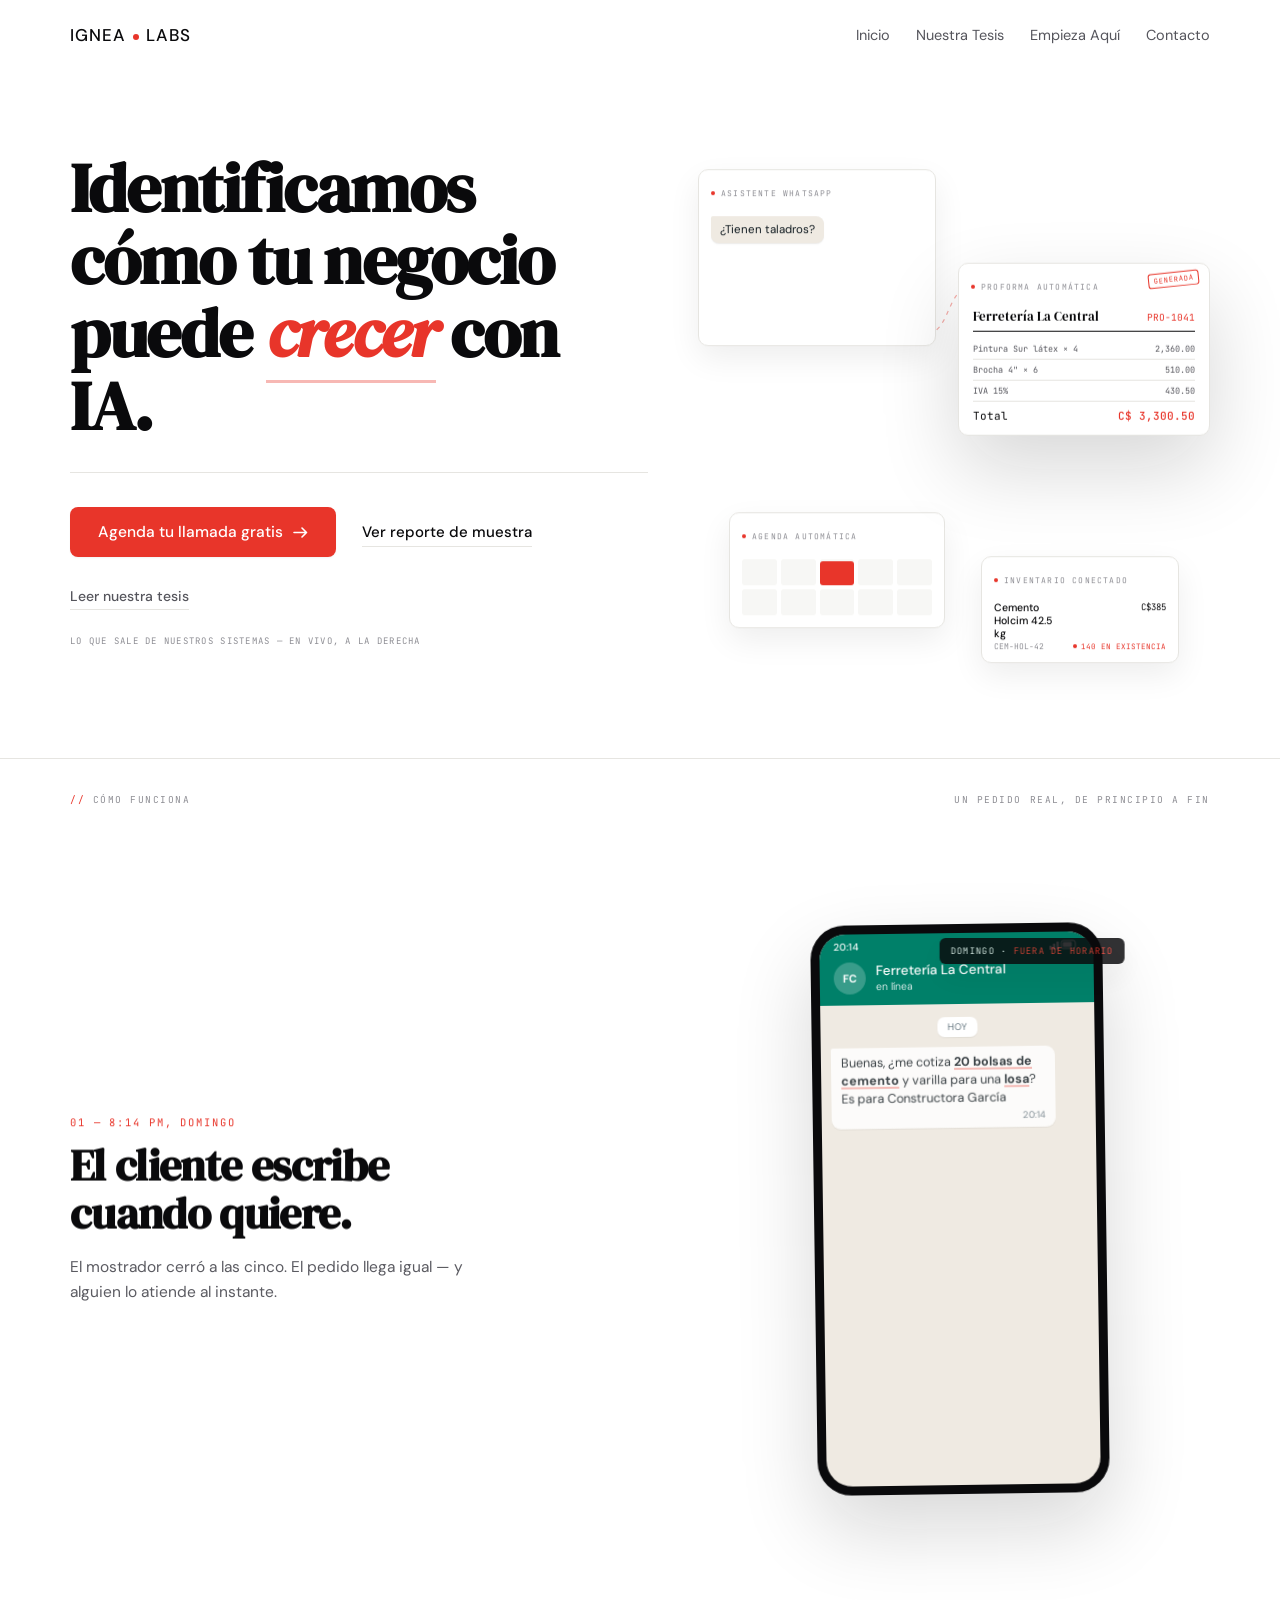
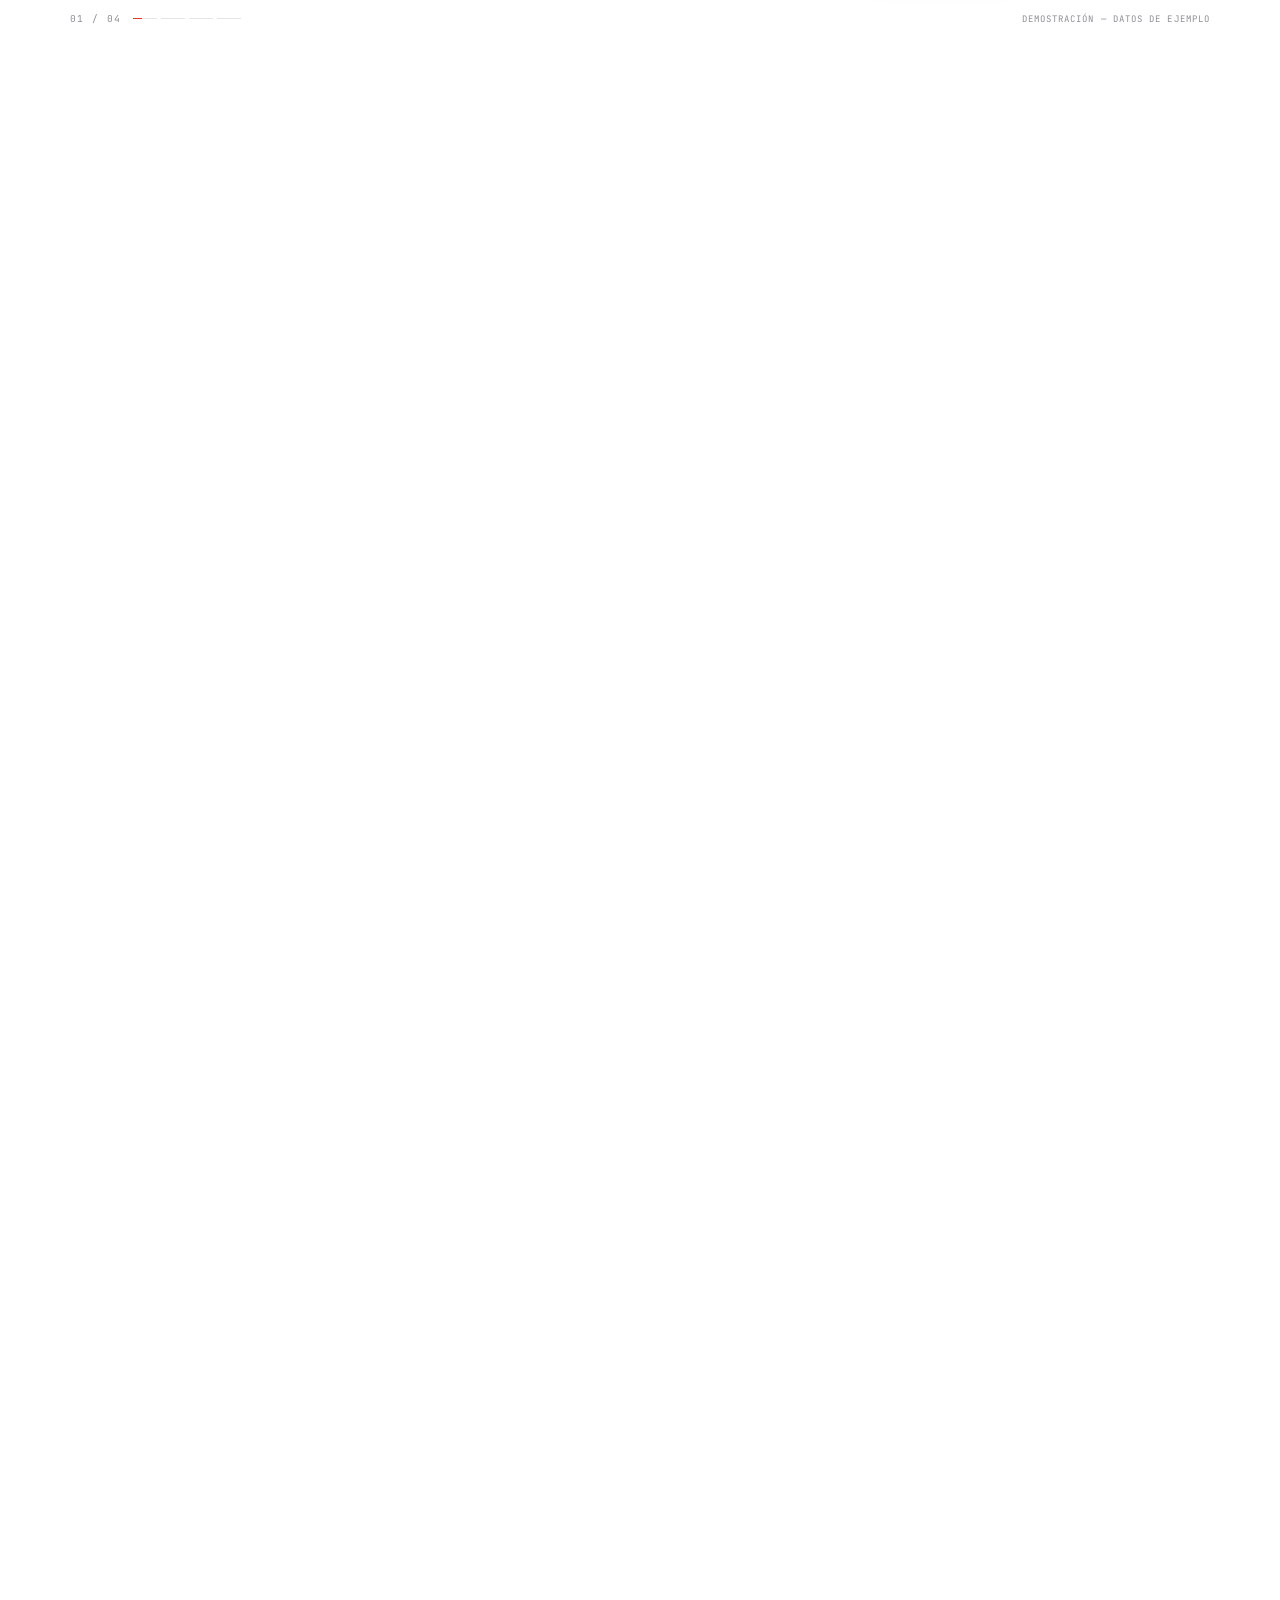
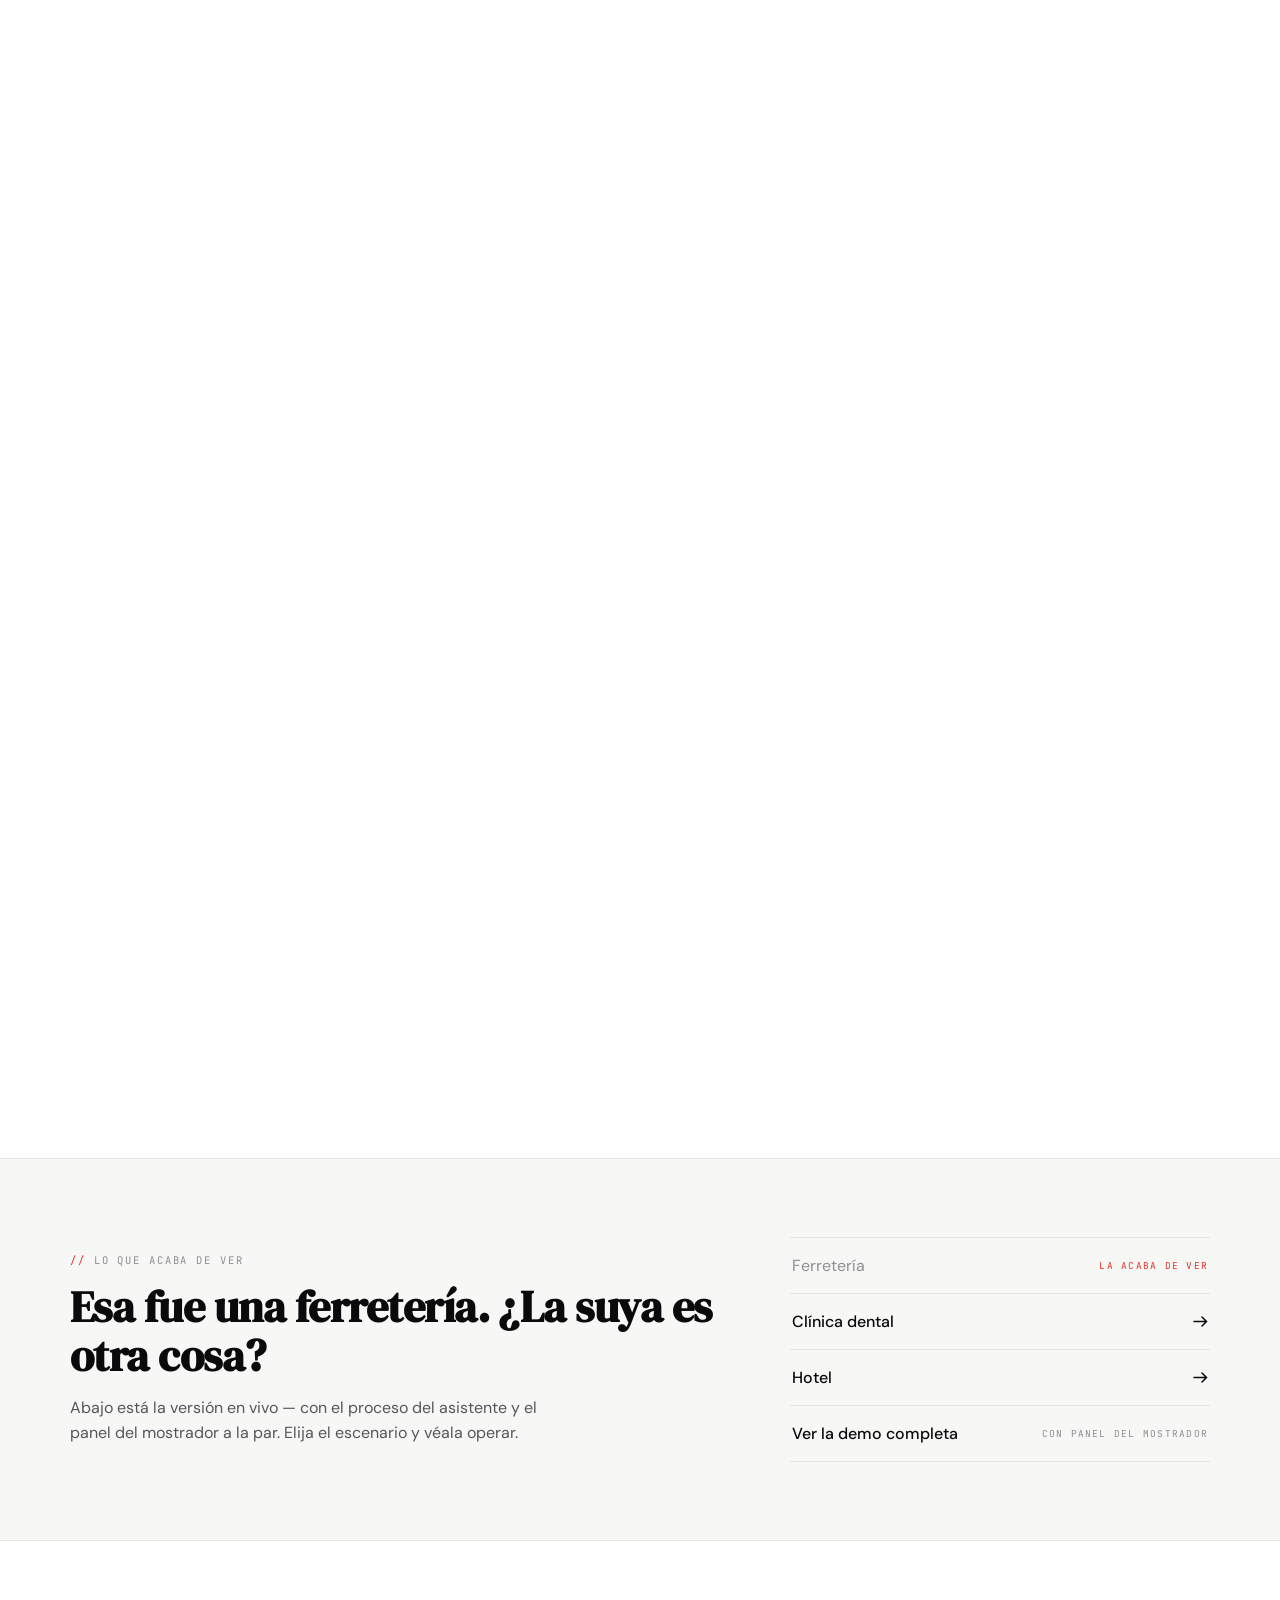
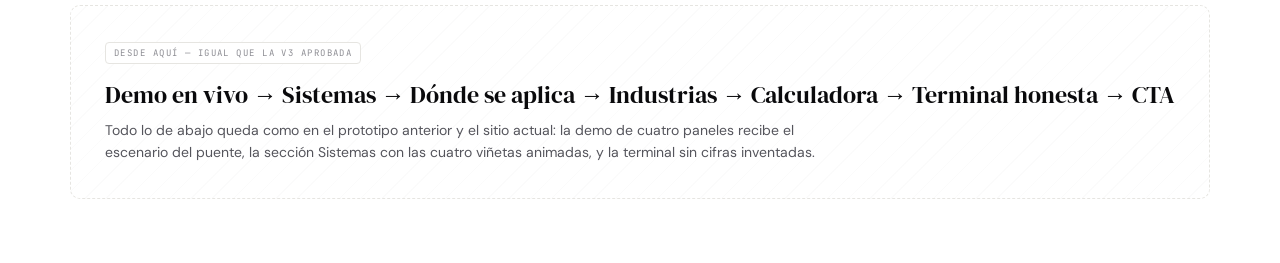
<file: ignea-landing-v4.html>
<!DOCTYPE html>
<html lang="es">
<head>
<meta charset="UTF-8">
<meta name="viewport" content="width=device-width, initial-scale=1">
<title>Ignea — landing v4</title>
<link rel="preconnect" href="https://fonts.googleapis.com">
<link rel="preconnect" href="https://fonts.gstatic.com" crossorigin>
<link href="https://fonts.googleapis.com/css2?family=DM+Sans:wght@400;500&family=DM+Serif+Display:ital@0;1&family=JetBrains+Mono:wght@400;500&display=swap" rel="stylesheet">
<style>
/* ============================================================
   IGNEA — landing v4
   · HERO: the live headline/CTAs stay exactly as they are.
     The right void fills with a PRODUCT CONSTELLATION — four
     miniature artifacts (chat, proforma, agenda, inventario)
     floating at different depths, cursor parallax, a red
     dashed flow-line drawing from chat → proforma.
     No phone in the hero. The phone appears once: in the story.
   · STORY: the pinned 4-act sequence, now its own section
     below the hero. Unchanged mechanics from v3.
   · Everything below the bridge = unchanged from v3/live.
   ============================================================ */
:root{
  --bg:#FFFFFF; --bg-tint:#F7F7F5;
  --ink:#0A0A0C; --ink-2:#55555C; --ink-3:#8E8E94;
  --line:#E6E5E1; --red:#E8352A; --red-wash:rgba(232,53,42,.07);
  --shadow-1:0 1px 2px rgba(10,10,12,.05);
  --shadow-2:0 12px 32px rgba(10,10,12,.07);
  --shadow-3:0 34px 80px rgba(10,10,12,.16);
  --wa-green:#008069; --wa-paper:#EFEAE2; --wa-out:#D9FDD3;
  --wa-text:#111B21; --wa-meta:#667781; --wa-read:#53BDEB;
  --ff:'DM Sans',sans-serif; --fs:'DM Serif Display',Georgia,serif; --fm:'JetBrains Mono',monospace;
  --out:cubic-bezier(.16,1,.3,1);
}
*{box-sizing:border-box}
body{margin:0;background:var(--bg);color:var(--ink);font-family:var(--ff);-webkit-font-smoothing:antialiased}

.nav{display:flex;align-items:center;justify-content:space-between;max-width:1220px;margin:0 auto;padding:24px 40px}
.nav__logo{font-weight:500;letter-spacing:.06em;font-size:17px}
.nav__logo i{display:inline-block;width:6px;height:6px;background:var(--red);border-radius:50%;margin:0 7px;vertical-align:middle;font-style:normal}
.nav__links{display:flex;gap:26px;font-size:14.5px;color:var(--ink-2)}

/* ============================================================ HERO */
.hero{max-width:1220px;margin:0 auto;padding:64px 40px 84px;display:grid;grid-template-columns:minmax(0,1.05fr) minmax(340px,.95fr);gap:40px;align-items:center;min-height:74vh;min-height:74svh}
.hero__title{font-family:var(--fs);font-size:clamp(42px,5.4vw,74px);line-height:1.05;letter-spacing:-.02em;margin:0 0 30px}
.hero__title em{font-style:italic;color:var(--red);border-bottom:3px solid rgba(232,53,42,.35)}
.hero__rule{height:1px;background:var(--line);max-width:620px;margin:0 0 34px}
.hero__cta{display:flex;align-items:baseline;gap:26px;flex-wrap:wrap}
.btn{font-size:15.5px;font-weight:500;color:#fff;background:var(--red);border:0;border-radius:8px;padding:15px 28px;text-decoration:none;display:inline-flex;align-items:center;gap:10px;box-shadow:var(--shadow-1);transition:transform .18s var(--out),box-shadow .18s var(--out)}
.btn:hover{transform:translateY(-1px);box-shadow:var(--shadow-2)}
.lnk{font-size:15px;font-weight:500;color:var(--ink);text-decoration:none;position:relative;padding:4px 0}
.lnk:after{content:"";position:absolute;left:0;right:0;bottom:-1px;height:1px;background:var(--line);transition:background .18s}
.lnk:hover:after{background:var(--red)}
.lnk--muted{font-size:14px;color:var(--ink-2)}
.btn:focus-visible,.lnk:focus-visible{outline:2px solid var(--red);outline-offset:3px}
.hero__note{font-family:var(--fm);font-size:9px;letter-spacing:.14em;text-transform:uppercase;color:var(--ink-3);margin-top:26px}

/* ---------- the constellation ---------- */
.orbit{position:relative;height:540px;justify-self:stretch}
.oc{position:absolute;background:#FFF;border:1px solid var(--line);border-radius:10px;box-shadow:var(--shadow-2);opacity:0;transform:translateY(20px);will-change:transform,opacity}
.in .oc{opacity:1;transition:opacity .9s var(--out),transform .9s var(--out)}
.in .oc--chat{transition-delay:.35s}
.in .oc--pf{transition-delay:.5s}
.in .oc--ag{transition-delay:.65s}
.in .oc--inv{transition-delay:.8s}
.oc__k{font-family:var(--fm);font-size:8px;letter-spacing:.15em;text-transform:uppercase;color:var(--ink-3);display:flex;align-items:center;gap:6px;padding:10px 12px 0}
.oc__k i{width:4px;height:4px;border-radius:50%;background:var(--red);font-style:normal}

/* chat artifact */
.oc--chat{left:2%;top:6%;width:238px;z-index:2}
.oc--chat .oc__b{padding:10px 12px 12px;display:flex;flex-direction:column;gap:6px}
.mb{max-width:88%;padding:6px 9px 5px;border-radius:8px;font-size:11.5px;line-height:1.4;color:var(--wa-text);box-shadow:0 1px 1px rgba(0,0,0,.07)}
.mb--in{align-self:flex-start;background:var(--wa-paper);border-top-left-radius:2px}
.mb--out{align-self:flex-end;background:var(--wa-out);border-top-right-radius:2px;opacity:0;transform:translateY(8px);animation:mbin 9s var(--out) infinite}
.mb__meta{display:flex;justify-content:flex-end;align-items:center;gap:3px;font-size:8.5px;color:var(--wa-meta);margin-top:2px}
.tk{width:12px;height:9px}.tk path{fill:var(--wa-read)}
.mtyp{align-self:flex-start;display:flex;gap:3px;background:var(--wa-paper);border-radius:8px;border-top-left-radius:2px;padding:8px 9px;opacity:0;animation:mtyp 9s var(--out) infinite}
.mtyp i{width:5px;height:5px;border-radius:50%;background:#9AA5AC;animation:tp 1.2s infinite}
.mtyp i:nth-child(2){animation-delay:.16s}.mtyp i:nth-child(3){animation-delay:.32s}
@keyframes tp{0%,60%,100%{opacity:.35;transform:translateY(0)}30%{opacity:1;transform:translateY(-2px)}}
@keyframes mtyp{0%,8%{opacity:0}14%,34%{opacity:1}40%,100%{opacity:0}}
@keyframes mbin{0%,38%{opacity:0;transform:translateY(8px)}46%,92%{opacity:1;transform:none}98%,100%{opacity:0}}

/* proforma artifact */
.oc--pf{right:0;top:24%;width:252px;z-index:3;box-shadow:var(--shadow-3)}
.oc--pf .oc__b{padding:8px 14px 12px}
.opf__top{display:flex;justify-content:space-between;align-items:baseline;border-bottom:1.5px solid var(--ink);padding-bottom:6px;margin-bottom:7px}
.opf__biz{font-family:var(--fs);font-size:12.5px}
.opf__no{font-family:var(--fm);font-size:9.5px;color:var(--red)}
.opf__r{display:flex;justify-content:space-between;font-family:var(--fm);font-size:8.5px;color:var(--ink-2);padding:4px 0;border-bottom:1px solid var(--line)}
.opf__t{display:flex;justify-content:space-between;font-family:var(--fm);font-size:11px;padding-top:7px}
.opf__t b{color:var(--red);font-weight:500;font-variant-numeric:tabular-nums}
.opf__sello{position:absolute;top:8px;right:10px;font-family:var(--fm);font-size:7px;letter-spacing:.13em;color:var(--red);border:1px solid var(--red);border-radius:3px;padding:2px 5px;transform:rotate(-6deg);opacity:0}
.in .opf__sello{opacity:1;transition:opacity .5s var(--out) 2.1s}

/* agenda artifact */
.oc--ag{left:8%;bottom:8%;width:216px;z-index:1}
.oc--ag .oc__b{padding:10px 12px 12px}
.ag{display:grid;grid-template-columns:repeat(5,1fr);grid-template-rows:repeat(2,26px);gap:4px;position:relative}
.ag i{background:var(--bg-tint);border-radius:3px;font-style:normal}
.ag__slot{position:absolute;left:calc(40% + 2px);top:2px;width:calc(20% - 4px);height:24px;border-radius:3px;background:var(--red);animation:agslot 8s var(--out) infinite}
.ag__ok{position:absolute;right:-6px;top:-6px;width:16px;height:16px;border-radius:50%;background:var(--ink);display:grid;place-items:center;opacity:0;animation:agok 8s var(--out) infinite}
@keyframes agslot{0%,10%{opacity:0;transform:translateY(-18px)}20%,86%{opacity:1;transform:none}94%,100%{opacity:0}}
@keyframes agok{0%,24%{opacity:0;transform:scale(.4)}32%,86%{opacity:1;transform:scale(1)}94%,100%{opacity:0}}

/* inventory chip artifact */
.oc--inv{right:6%;bottom:2%;width:198px;z-index:2}
.oc--inv .oc__b{padding:8px 12px 11px}
.oiv{display:grid;grid-template-columns:1fr auto;gap:1px 8px}
.oiv b{font-size:10.5px;font-weight:500}
.oiv em{font-family:var(--fm);font-size:8px;color:var(--ink-3);font-style:normal;grid-column:1}
.oiv span{font-family:var(--fm);font-size:9px;color:var(--ink);text-align:right}
.oiv small{font-family:var(--fm);font-size:7.5px;color:var(--red);text-align:right;display:flex;align-items:center;gap:4px;justify-content:flex-end}
.oiv small i{width:4px;height:4px;border-radius:50%;background:var(--red);font-style:normal;animation:pip 1.2s infinite}
@keyframes pip{0%,100%{opacity:1}50%{opacity:.3}}

/* flow line chat → proforma */
.orbit svg.flow{position:absolute;inset:0;width:100%;height:100%;pointer-events:none;z-index:2;overflow:visible}
.flow path{fill:none;stroke:var(--red);stroke-width:1.2;stroke-dasharray:4 5;opacity:.4;animation:dash 9s linear infinite}
@keyframes dash{to{stroke-dashoffset:-180}}

/* ============================================================ STORY */
.story{position:relative;height:400vh;border-top:1px solid var(--line)}
.stage{position:sticky;top:0;height:100vh;height:100svh;overflow:hidden;display:grid;grid-template-columns:minmax(0,1fr) minmax(340px,500px);align-items:center;max-width:1220px;margin:0 auto;padding:0 40px;gap:36px}
.pane{position:relative;min-height:320px}
.scene{position:absolute;inset:0;display:flex;flex-direction:column;justify-content:center}
.scene > *{opacity:0;transform:translateY(28px);will-change:transform,opacity}
.act__n{font-family:var(--fm);font-size:10.5px;letter-spacing:.18em;color:var(--red);margin:0 0 14px}
.act__t{font-family:var(--fs);font-size:clamp(28px,3.4vw,44px);line-height:1.1;letter-spacing:-.015em;margin:0 0 15px;max-width:15ch}
.act__d{font-size:15.5px;line-height:1.6;color:var(--ink-2);max-width:38ch;margin:0}
.story__intro{position:absolute;top:34px;left:40px;right:40px;display:flex;justify-content:space-between;font-family:var(--fm);font-size:9.5px;letter-spacing:.16em;text-transform:uppercase;color:var(--ink-3)}
.story__intro span:first-child b{color:var(--red);font-weight:400}

.stagewrap{position:relative;justify-self:center}
.phone{width:292px;border-radius:34px;background:#0A0A0C;padding:9px;box-shadow:var(--shadow-3);will-change:transform,opacity}
.phone__screen{border-radius:26px;overflow:hidden;background:var(--wa-paper);height:552px;display:flex;flex-direction:column}
.phone__status{display:flex;justify-content:space-between;align-items:center;background:var(--wa-green);color:#fff;font-size:10px;font-weight:500;padding:6px 14px 1px}
.phone__head{display:flex;align-items:center;gap:10px;background:var(--wa-green);color:#fff;padding:8px 12px 11px 14px}
.phone__av{width:32px;height:32px;border-radius:50%;background:rgba(255,255,255,.22);display:grid;place-items:center;font-size:11px;font-weight:700;flex:none}
.phone__nm{font-size:13.5px;font-weight:500;line-height:1.2}
.phone__st{font-size:10.5px;opacity:.82}
.phone__chat{flex:1;padding:13px 10px;display:flex;flex-direction:column;gap:7px;overflow:hidden}
.phone__day{align-self:center;background:#FFF;color:var(--wa-meta);font-size:9.5px;padding:4px 10px;border-radius:7px;box-shadow:0 1px 1px rgba(0,0,0,.06)}
.bb{max-width:88%;padding:7px 10px 5px;border-radius:9px;font-size:12.6px;line-height:1.42;color:var(--wa-text);box-shadow:0 1px 1px rgba(0,0,0,.07);opacity:0;transform:translateY(14px) scale(.97);will-change:transform,opacity}
.bb--in{align-self:flex-start;background:#FFF;border-top-left-radius:2px}
.bb--out{align-self:flex-end;background:var(--wa-out);border-top-right-radius:2px}
.bb b{font-weight:700;box-shadow:inset 0 -2px 0 rgba(232,53,42,.4)}
.bb__meta{display:flex;justify-content:flex-end;align-items:center;gap:3px;font-size:9.5px;color:var(--wa-meta);margin-top:2px}
.chip{align-self:flex-start;display:flex;align-items:center;gap:7px;background:#0A0A0C;color:#F5F5F2;font-family:var(--fm);font-size:9px;letter-spacing:.06em;padding:6px 10px;border-radius:6px;opacity:0;transform:translateY(12px);will-change:transform,opacity}
.chip i{width:5px;height:5px;border-radius:50%;background:var(--red);flex:none;font-style:normal;animation:pip 1.1s infinite}
.timechip{position:absolute;top:14px;right:-16px;background:var(--ink);color:#F5F5F2;font-family:var(--fm);font-size:9px;letter-spacing:.14em;padding:7px 11px;border-radius:6px;box-shadow:var(--shadow-2);opacity:0;will-change:transform,opacity}
.timechip b{color:var(--red);font-weight:400}
.inv{position:absolute;left:-198px;top:120px;width:214px;background:#FFF;border:1px solid var(--line);border-radius:10px;box-shadow:var(--shadow-3);padding:13px 13px 10px;opacity:0;will-change:transform,opacity}
.inv__h{display:flex;align-items:center;gap:7px;font-family:var(--fm);font-size:8.5px;letter-spacing:.14em;color:var(--ink-3);text-transform:uppercase;margin-bottom:10px}
.inv__h i{width:5px;height:5px;border-radius:50%;background:var(--red);font-style:normal;animation:pip 1.1s infinite}
.inv__r{display:grid;grid-template-columns:1fr auto;gap:2px 8px;padding:7px 6px;border-radius:6px;margin:0 -2px;transition:background .3s}
.inv__r + .inv__r{border-top:1px solid var(--line)}
.inv__r.hot{background:var(--red-wash)}
.inv__r b{font-size:11px;font-weight:500;color:var(--ink)}
.inv__r em{font-family:var(--fm);font-size:9px;color:var(--ink-3);font-style:normal;grid-column:1}
.inv__r span{font-family:var(--fm);font-size:10px;color:var(--ink);text-align:right}
.inv__r small{font-family:var(--fm);font-size:8.5px;color:var(--red);text-align:right}
.inv__f{font-family:var(--fm);font-size:8px;letter-spacing:.1em;color:var(--ink-3);text-transform:uppercase;margin-top:9px}
.pf{position:absolute;left:50%;top:50%;width:336px;margin:-186px 0 0 -168px;background:#FFF;border:1px solid var(--line);border-radius:10px;box-shadow:var(--shadow-3);padding:18px 18px 14px;opacity:0;will-change:transform,opacity}
.pf__sello{position:absolute;top:12px;right:14px;font-family:var(--fm);font-size:8.5px;letter-spacing:.14em;color:var(--red);border:1px solid var(--red);border-radius:3px;padding:3px 6px;transform:rotate(-6deg);opacity:0}
.pf__top{display:flex;justify-content:space-between;align-items:baseline;border-bottom:1.5px solid var(--ink);padding-bottom:9px;margin-bottom:10px}
.pf__biz{font-family:var(--fs);font-size:15.5px}
.pf__no{font-family:var(--fm);font-size:11.5px;color:var(--red)}
.pf__row{display:flex;justify-content:space-between;font-family:var(--fm);font-size:10px;color:var(--ink-2);padding:5px 0;border-bottom:1px solid var(--line)}
.pf__row span:first-child{color:var(--ink)}
.pf__tot{display:flex;justify-content:space-between;font-family:var(--fm);font-size:14px;padding-top:10px}
.pf__tot b{color:var(--red);font-weight:500;font-variant-numeric:tabular-nums}
.pf__foot{font-family:var(--fm);font-size:8px;letter-spacing:.08em;color:var(--ink-3);margin-top:10px}
.meter{position:absolute;left:40px;bottom:34px;display:flex;align-items:center;gap:12px;font-family:var(--fm);font-size:9.5px;letter-spacing:.14em;color:var(--ink-3)}
.meter .seg{display:flex;gap:4px}
.meter .seg i{width:24px;height:1px;background:var(--line);position:relative;overflow:hidden;font-style:normal}
.meter .seg i b{position:absolute;left:0;top:0;height:1px;background:var(--red);width:0;display:block}
.note{position:absolute;right:40px;bottom:34px;font-family:var(--fm);font-size:9px;letter-spacing:.12em;text-transform:uppercase;color:var(--ink-3)}

/* bridge + placeholder */
.bridge{border-top:1px solid var(--line);border-bottom:1px solid var(--line);background:var(--bg-tint)}
.bridge__in{max-width:1220px;margin:0 auto;padding:78px 40px;display:grid;grid-template-columns:minmax(0,1fr) minmax(300px,420px);gap:48px;align-items:center}
.lab{font-family:var(--fm);font-size:10.5px;letter-spacing:.18em;text-transform:uppercase;color:var(--ink-3);margin:0 0 16px}
.lab span{color:var(--red)}
.h2{font-family:var(--fs);font-size:clamp(28px,3.4vw,44px);line-height:1.12;margin:0 0 14px;letter-spacing:-.012em}
.bridge__d{font-size:16px;line-height:1.6;color:var(--ink-2);max-width:44ch;margin:0}
.blist{display:flex;flex-direction:column;border-top:1px solid var(--line)}
.bitem{display:flex;align-items:center;justify-content:space-between;gap:16px;padding:17px 2px;border-bottom:1px solid var(--line);text-decoration:none;color:var(--ink);transition:padding .25s var(--out)}
.bitem:hover{padding-left:10px}
.bitem span{font-size:16px;font-weight:500}
.bitem small{font-family:var(--fm);font-size:9.5px;letter-spacing:.13em;text-transform:uppercase;color:var(--ink-3)}
.bitem--done{pointer-events:none}
.bitem--done span{color:var(--ink-3);font-weight:400}
.bitem--done small{color:var(--red)}
.ph{max-width:1220px;margin:64px auto;padding:0 40px}
.ph__box{border:1px dashed var(--line);border-radius:10px;padding:34px;background:repeating-linear-gradient(-45deg,transparent 0 14px,rgba(10,10,12,.014) 14px 15px)}
.ph__tag{font-family:var(--fm);font-size:9px;letter-spacing:.16em;text-transform:uppercase;color:var(--ink-3);border:1px solid var(--line);border-radius:4px;padding:4px 8px;display:inline-block;margin-bottom:14px;background:var(--bg)}
.ph__t{font-family:var(--fs);font-size:24px;margin:0 0 8px}
.ph__d{font-size:14px;color:var(--ink-2);margin:0;max-width:74ch;line-height:1.6}

@media(max-width:980px){
  .hero{grid-template-columns:1fr;padding:44px 22px 56px;gap:44px;min-height:0}
  .orbit{height:430px;max-width:420px;margin:0 auto;width:100%}
  .oc--chat{left:0;top:0}
  .oc--pf{right:0;top:26%}
  .oc--ag{left:2%;bottom:4%}
  .oc--inv{right:2%;bottom:-2%}
  .stage{grid-template-columns:1fr;grid-template-rows:auto 1fr;padding:16px 22px;gap:8px}
  .pane{min-height:196px}
  .scene{justify-content:flex-start;padding-top:24px}
  .act__t{font-size:25px}
  .act__d{font-size:14px}
  .phone{width:min(258px,74vw);margin:0 auto}
  .phone__screen{height:472px}
  .inv{left:auto;right:-8px;top:64px;width:182px}
  .pf{width:min(296px,84vw);margin-left:calc(min(296px,84vw)/-2)}
  .bridge__in{grid-template-columns:1fr;padding:60px 22px;gap:30px}
  .ph{padding:0 22px}
  .nav__links{display:none}
  .btn{width:100%;justify-content:center}
  .note{display:none}
  .story__intro{left:22px;right:22px}
}
@media(prefers-reduced-motion:reduce){
  *,*::before,*::after{transition:none!important;animation:none!important}
  .oc,.in .oc{opacity:1;transform:none}
  .mb--out,.opf__sello,.ag__slot,.ag__ok{opacity:1;transform:none}
  .mtyp{display:none}
  .story{height:auto}
  .stage{position:static;height:auto;padding:50px 22px 40px}
  .scene{position:static;margin-bottom:40px}
  .scene > *{opacity:1;transform:none}
  .bb,.chip{opacity:1!important;transform:none!important}
  .inv{position:static;margin:16px auto 0;opacity:1;transform:none}
  .pf{position:static;margin:16px auto 0;opacity:1;transform:none}
  .pf__sello{opacity:1}
  .timechip,.meter,.flow{display:none}
}
</style>
</head>
<body>

<nav class="nav">
  <div class="nav__logo">IGNEA<i></i>LABS</div>
  <div class="nav__links"><span>Inicio</span><span>Nuestra Tesis</span><span>Empieza Aquí</span><span>Contacto</span></div>
</nav>

<!-- ════════ HERO — live headline + product constellation ════════ -->
<header class="hero" id="hero">
  <div>
    <!-- headline stays EXACTLY as live, rotating word included; static here for the prototype -->
    <h1 class="hero__title">Identificamos cómo tu negocio puede <em>crecer</em> con IA.</h1>
    <div class="hero__rule"></div>
    <div class="hero__cta">
      <a class="btn" href="#">Agenda tu llamada gratis
        <svg width="15" height="11" viewBox="0 0 15 11" fill="none" aria-hidden="true"><path d="M9 1l4.5 4.5L9 10M13 5.5H1" stroke="currentColor" stroke-width="1.6" stroke-linecap="round" stroke-linejoin="round"/></svg></a>
      <a class="lnk" href="#">Ver reporte de muestra</a>
      <a class="lnk lnk--muted" href="#">Leer nuestra tesis</a>
    </div>
    <p class="hero__note">Lo que sale de nuestros sistemas — en vivo, a la derecha</p>
  </div>

  <div class="orbit" id="orbit">
    <svg class="flow" aria-hidden="true"><path id="flowPath" d="M0 0"/></svg>

    <div class="oc oc--chat" data-depth="1.4">
      <p class="oc__k"><i></i>Asistente WhatsApp</p>
      <div class="oc__b">
        <div class="mb mb--in">¿Tienen taladros?</div>
        <div class="mtyp"><i></i><i></i><i></i></div>
        <div class="mb mb--out">Sí — 3 modelos en existencia. ¿Le mando precios y fotos?
          <div class="mb__meta">10:02 <svg class="tk" viewBox="0 0 18 12" aria-hidden="true"><path d="M1 6.6l3 3.2 6.2-8"/><path d="M6.6 9.8l6.2-8" transform="translate(3.6 0)"/></svg></div></div>
      </div>
    </div>

    <div class="oc oc--pf" data-depth="1">
      <span class="opf__sello">GENERADA</span>
      <p class="oc__k"><i></i>Proforma automática</p>
      <div class="oc__b">
        <div class="opf__top"><span class="opf__biz">Ferretería La Central</span><span class="opf__no">PRO-1041</span></div>
        <div class="opf__r"><span>Pintura Sur látex × 4</span><span>2,360.00</span></div>
        <div class="opf__r"><span>Brocha 4" × 6</span><span>510.00</span></div>
        <div class="opf__r"><span>IVA 15%</span><span>430.50</span></div>
        <div class="opf__t"><span>Total</span><b id="miniTotal">C$ 0.00</b></div>
      </div>
    </div>

    <div class="oc oc--ag" data-depth="1.8">
      <p class="oc__k"><i></i>Agenda automática</p>
      <div class="oc__b">
        <div class="ag"><i></i><i></i><i></i><i></i><i></i><i></i><i></i><i></i><i></i><i></i>
          <span class="ag__slot"><span class="ag__ok"><svg width="8" height="7" viewBox="0 0 8 7" fill="none"><path d="M1 3.4l2 2.2L7 1" stroke="#fff" stroke-width="1.4" stroke-linecap="round"/></svg></span></span>
        </div>
      </div>
    </div>

    <div class="oc oc--inv" data-depth="2.2">
      <p class="oc__k"><i></i>Inventario conectado</p>
      <div class="oc__b">
        <div class="oiv"><b>Cemento Holcim 42.5 kg</b><span>C$385</span><em>CEM-HOL-42</em><small><i></i>140 EN EXISTENCIA</small></div>
      </div>
    </div>
  </div>
</header>

<!-- ════════ STORY — the phone appears here, once ════════ -->
<section class="story" id="story">
  <div class="stage" id="stage">
    <div class="story__intro"><span><b>//</b> Cómo funciona</span><span>Un pedido real, de principio a fin</span></div>
    <div class="pane">
      <div class="scene" data-sc="0">
        <p class="act__n">01 — 8:14 PM, DOMINGO</p>
        <h2 class="act__t">El cliente escribe cuando quiere.</h2>
        <p class="act__d">El mostrador cerró a las cinco. El pedido llega igual — y alguien lo atiende al instante.</p>
      </div>
      <div class="scene" data-sc="1">
        <p class="act__n">02 — CONECTADO AL INVENTARIO</p>
        <h2 class="act__t">Responde con el catálogo real.</h2>
        <p class="act__d">Existencias, precios y alternativas salen del inventario del negocio — y recomienda producto como lo haría el mostrador.</p>
      </div>
      <div class="scene" data-sc="2">
        <p class="act__n">03 — MIENTRAS RESPONDE</p>
        <h2 class="act__t">Arma el pedido, no improvisa.</h2>
        <p class="act__d">Cantidades, flete y IVA 15% — calculados con los precios del negocio, nunca con inventados.</p>
      </div>
      <div class="scene" data-sc="3">
        <p class="act__n">04 — EL RESULTADO</p>
        <h2 class="act__t">La proforma sale lista y firmada.</h2>
        <p class="act__d">Correlativo, RUC, validez — en el formato que el negocio ya usa. Lista para aprobar.</p>
      </div>
    </div>

    <div class="stagewrap">
      <div class="phone" id="phone">
        <div class="phone__screen">
          <div class="phone__status"><span>20:14</span>
            <svg width="30" height="10" viewBox="0 0 30 10" fill="currentColor" aria-hidden="true"><rect y="6" width="2.4" height="4" rx=".6"/><rect x="3.6" y="4" width="2.4" height="6" rx=".6"/><rect x="7.2" y="2" width="2.4" height="8" rx=".6"/><rect x="12" y="1" width="14" height="8" rx="2" fill="none" stroke="currentColor"/><rect x="13.5" y="2.5" width="9" height="5" rx="1"/></svg>
          </div>
          <div class="phone__head">
            <div class="phone__av">FC</div>
            <div><div class="phone__nm">Ferretería La Central</div><div class="phone__st">en línea</div></div>
          </div>
          <div class="phone__chat">
            <div class="phone__day">HOY</div>
            <div class="bb bb--in" data-w="c1">Buenas, ¿me cotiza <b>20 bolsas de cemento</b> y varilla para una <b>losa</b>? Es para Constructora García<div class="bb__meta">20:14</div></div>
            <div class="chip" data-w="ch1"><i></i>CONSULTANDO INVENTARIO</div>
            <div class="bb bb--out" data-w="b1">Con gusto. Cemento <b>Holcim Fuerte</b>: C$385, hay 140. Para losa le recomiendo varilla de <b>3/8"</b> a C$195 — también hay de 1/2" a C$310. ¿Cuántas le pongo?
              <div class="bb__meta">20:14 <svg class="tk" viewBox="0 0 18 12" aria-hidden="true"><path d="M1 6.6l3 3.2 6.2-8"/><path d="M6.6 9.8l6.2-8" transform="translate(3.6 0)"/></svg></div></div>
            <div class="bb bb--in" data-w="c2"><b>40 de 3/8</b> está bien, con entrega<div class="bb__meta">20:15</div></div>
            <div class="chip" data-w="ch2"><i></i>CALCULANDO — SUBTOTAL + IVA 15%</div>
            <div class="chip" data-w="ch3"><i></i>GENERANDO PRO-1042</div>
          </div>
        </div>
      </div>
      <div class="timechip" id="timechip">DOMINGO · <b>FUERA DE HORARIO</b></div>
      <aside class="inv" id="inv" aria-hidden="true">
        <div class="inv__h"><i></i>Inventario — en vivo</div>
        <div class="inv__r" data-ir="0"><b>Cemento Holcim Fuerte</b><span>C$385</span><em>CEM-HOL-42 · bolsa 42.5 kg</em><small>140 EN EXISTENCIA</small></div>
        <div class="inv__r" data-ir="1"><b>Varilla corrugada 3/8"</b><span>C$195</span><em>VAR-038-6 · 6 m</em><small>620 EN EXISTENCIA</small></div>
        <div class="inv__r" data-ir="2"><b>Varilla corrugada 1/2"</b><span>C$310</span><em>VAR-012-6 · alternativa</em><small>380 EN EXISTENCIA</small></div>
        <div class="inv__f">Catálogo del negocio · sincronizado</div>
      </aside>
      <div class="pf" id="pf">
        <div class="pf__sello" id="pfSello">GENERADA</div>
        <div class="pf__top"><span class="pf__biz">Ferretería La Central</span><span class="pf__no">PRO-1042</span></div>
        <div class="pf__row"><span>Cemento Holcim 42.5 kg × 20</span><span>7,700.00</span></div>
        <div class="pf__row"><span>Varilla 3/8" × 6 m × 40</span><span>7,800.00</span></div>
        <div class="pf__row"><span>Flete local</span><span>150.00</span></div>
        <div class="pf__row"><span>IVA 15%</span><span>2,347.50</span></div>
        <div class="pf__tot"><span>Total</span><b id="pfTotal">C$ 0.00</b></div>
        <div class="pf__foot">VÁLIDA 8 DÍAS · PRECIOS EN CÓRDOBAS</div>
      </div>
    </div>

    <div class="meter"><span id="actLabel">01 / 04</span>
      <span class="seg"><i><b id="m0"></b></i><i><b id="m1"></b></i><i><b id="m2"></b></i><i><b id="m3"></b></i></span></div>
    <div class="note">Demostración — datos de ejemplo</div>
  </div>
</section>

<!-- ════════ BRIDGE ════════ -->
<section class="bridge">
  <div class="bridge__in">
    <div>
      <p class="lab"><span>//</span> Lo que acaba de ver</p>
      <h2 class="h2">Esa fue una ferretería. ¿La suya es otra cosa?</h2>
      <p class="bridge__d">Abajo está la versión en vivo — con el proceso del asistente y el panel del mostrador a la par. Elija el escenario y véala operar.</p>
    </div>
    <nav class="blist" aria-label="Escenarios">
      <span class="bitem bitem--done"><span>Ferretería</span><small>La acaba de ver</small></span>
      <a class="bitem" href="#" data-scenario="clinica"><span>Clínica dental</span>
        <svg width="15" height="11" viewBox="0 0 15 11" fill="none" aria-hidden="true"><path d="M9 1l4.5 4.5L9 10M13 5.5H1" stroke="#0A0A0C" stroke-width="1.5" stroke-linecap="round"/></svg></a>
      <a class="bitem" href="#" data-scenario="hotel"><span>Hotel</span>
        <svg width="15" height="11" viewBox="0 0 15 11" fill="none" aria-hidden="true"><path d="M9 1l4.5 4.5L9 10M13 5.5H1" stroke="#0A0A0C" stroke-width="1.5" stroke-linecap="round"/></svg></a>
      <a class="bitem" href="#"><span>Ver la demo completa</span><small>Con panel del mostrador</small></a>
    </nav>
  </div>
</section>

<div class="ph"><div class="ph__box">
  <span class="ph__tag">Desde aquí — igual que la v3 aprobada</span>
  <p class="ph__t">Demo en vivo → Sistemas → Dónde se aplica → Industrias → Calculadora → Terminal honesta → CTA</p>
  <p class="ph__d">Todo lo de abajo queda como en el prototipo anterior y el sitio actual: la demo de cuatro paneles recibe el escenario del puente, la sección Sistemas con las cuatro viñetas animadas, y la terminal sin cifras inventadas.</p>
</div></div>

<script>
(function(){
'use strict';
var reduce = matchMedia('(prefers-reduced-motion: reduce)').matches;

/* ---------- hero constellation ---------- */
var hero = document.getElementById('hero'), orbit = document.getElementById('orbit');
var cards = [].slice.call(orbit.querySelectorAll('.oc'));
requestAnimationFrame(function(){ hero.classList.add('in'); });

var miniTotal = document.getElementById('miniTotal'), MINI = 3300.50;
if(reduce){ miniTotal.textContent = 'C$ 3,300.50'; }
else {
  var t0 = null;
  (function count(now){
    if(!t0) t0 = now;
    var k = Math.min((now - t0 - 900) / 1100, 1);
    if(k < 0){ requestAnimationFrame(count); return; }
    var e = 1 - Math.pow(1 - k, 3);
    miniTotal.textContent = 'C$ ' + (MINI * e).toLocaleString('en-US', {minimumFractionDigits:2, maximumFractionDigits:2});
    if(k < 1) requestAnimationFrame(count);
  })(performance.now());
}

var mx = 0, my = 0;
var flowPath = document.getElementById('flowPath');
function drawFlow(){
  var ro = orbit.getBoundingClientRect();
  var a = cards[0].getBoundingClientRect(), b = cards[1].getBoundingClientRect();
  var x1 = a.right - ro.left - 8, y1 = a.bottom - ro.top - 14;
  var x2 = b.left - ro.left + 10, y2 = b.top - ro.top + 26;
  var cx = (x1 + x2) / 2;
  flowPath.setAttribute('d', 'M' + x1 + ' ' + y1 + ' C ' + cx + ' ' + y1 + ', ' + cx + ' ' + y2 + ', ' + x2 + ' ' + y2);
}
if(!reduce){
  hero.addEventListener('pointermove', function(e){
    var r = orbit.getBoundingClientRect();
    mx = ((e.clientX - r.left) / r.width - .5) * 2;
    my = ((e.clientY - r.top) / r.height - .5) * 2;
  });
  hero.addEventListener('pointerleave', function(){ mx = 0; my = 0; });
  var cur = cards.map(function(){ return {x:0, y:0}; });
  (function floatLoop(now){
    cards.forEach(function(c, i){
      var d = parseFloat(c.dataset.depth) || 1;
      var fy = Math.sin(now / (1600 + i * 340) + i * 1.7) * (5 / d);
      var tx = mx * (12 / d), ty = my * (8 / d);
      cur[i].x += (tx - cur[i].x) * .06;
      cur[i].y += (ty - cur[i].y) * .06;
      c.style.transform = 'translate(' + cur[i].x.toFixed(2) + 'px,' + (fy + cur[i].y).toFixed(2) + 'px)';
    });
    drawFlow();
    requestAnimationFrame(floatLoop);
  })(0);
} else { drawFlow(); }
addEventListener('resize', drawFlow);

/* ---------- story engine ---------- */
var story = document.getElementById('story');
var scenes = {}; [].slice.call(story.querySelectorAll('.scene')).forEach(function(s){ scenes[s.dataset.sc] = s; });
var W = {}; [].slice.call(story.querySelectorAll('[data-w]')).forEach(function(el){ W[el.dataset.w] = el; });
var IR = [].slice.call(story.querySelectorAll('[data-ir]'));
var phone = document.getElementById('phone'), inv = document.getElementById('inv'),
    timechip = document.getElementById('timechip'),
    pf = document.getElementById('pf'), pfTotal = document.getElementById('pfTotal'), pfSello = document.getElementById('pfSello'),
    m = [0,1,2,3].map(function(i){ return document.getElementById('m'+i); }),
    actLabel = document.getElementById('actLabel');
var TOTAL = 17997.50;

function clamp01(v){ return v<0?0:v>1?1:v; }
function seg(p,a,b){ return clamp01((p-a)/(b-a)); }
function eo(t){ return 1-Math.pow(1-t,3); }
function setEl(el,t,dy){ el.style.opacity=t; el.style.transform='translateY('+(dy*(1-t))+'px)'; }

var ACT = [
  {inA:.02, outA:.22, outB:.28},
  {inA:.28, outA:.47, outB:.53},
  {inA:.53, outA:.70, outB:.76},
  {inA:.76, outA:2, outB:3}
];
function caption(i,p){
  var a=ACT[i], k=scenes[String(i)].children;
  var out=1-eo(seg(p,a.outA,a.outB));
  setEl(k[0], eo(seg(p,a.inA,     a.inA+.05))*out, 34);
  setEl(k[1], eo(seg(p,a.inA+.013,a.inA+.068))*out, 30);
  setEl(k[2], eo(seg(p,a.inA+.03, a.inA+.085))*out, 22);
}

var sp=0, prevP=0, crz=0;
function frame(){
  var r=story.getBoundingClientRect();
  var raw=clamp01(-r.top/(r.height-innerHeight));
  sp+=(raw-sp)*.14; if(Math.abs(raw-sp)<.0004) sp=raw;
  var p=sp;

  caption(0,p);caption(1,p);caption(2,p);caption(3,p);

  setEl(W.c1,  eo(seg(p,.05,.14)),14);
  setEl(W.ch1, eo(seg(p,.30,.36)),12);
  setEl(W.b1,  eo(seg(p,.38,.46)),14);
  setEl(W.c2,  eo(seg(p,.48,.545)),14);
  setEl(W.ch2, eo(seg(p,.55,.61)),12);
  setEl(W.ch3, eo(seg(p,.58,.64)),12);

  var iv=eo(seg(p,.295,.38))*(1-eo(seg(p,.49,.55)));
  inv.style.opacity=iv;
  inv.style.transform='translateX('+(-26*(1-iv))+'px)';
  IR[0].classList.toggle('hot', p>.33  && p<.42);
  IR[1].classList.toggle('hot', p>.385 && p<.465);
  IR[2].classList.toggle('hot', p>.43  && p<.50);

  var tc=eo(seg(p,.06,.12))*(1-eo(seg(p,.19,.25)));
  timechip.style.opacity=tc;
  timechip.style.transform='translateX('+(16*(1-tc))+'px)';

  var vel=p-prevP; prevP=p;
  crz+=(Math.max(-1.3,Math.min(1.3,vel*2200))-crz)*.10;
  var rec=eo(seg(p,.76,.90));
  phone.style.transform='rotateZ('+crz.toFixed(2)+'deg) translateX('+(-26*rec)+'px) scale('+(1-.07*rec)+')';
  phone.style.opacity=1-.35*rec;

  var e2=eo(seg(p,.76,.945));
  pf.style.opacity=seg(p,.755,.795);
  pf.style.transform='translate('+(34*e2)+'px,'+(250-280*e2)+'px) scale('+(.78+.30*e2)+')';
  pfTotal.textContent='C$ '+(TOTAL*e2).toLocaleString('en-US',{minimumFractionDigits:2,maximumFractionDigits:2});
  var es=seg(p,.945,.985);
  pfSello.style.opacity=es;
  pfSello.style.transform='rotate(-6deg) scale('+(1.4-.4*eo(es))+')';

  m[0].style.width=(seg(p,0,.25)*100)+'%';
  m[1].style.width=(seg(p,.25,.50)*100)+'%';
  m[2].style.width=(seg(p,.50,.75)*100)+'%';
  m[3].style.width=(seg(p,.75,1)*100)+'%';
  actLabel.textContent=(p<.25?'01':p<.50?'02':p<.75?'03':'04')+' / 04';
}
if(!reduce){
  (function loop(){ frame(); requestAnimationFrame(loop); })();
} else {
  Object.keys(scenes).forEach(function(k){ [].forEach.call(scenes[k].children,function(el){ setEl(el,1,0); }); });
  Object.keys(W).forEach(function(k){ setEl(W[k],1,0); });
  IR.forEach(function(r){ r.classList.add('hot'); });
  pfTotal.textContent='C$ 17,997.50';
}
})();
</script>
</body>
</html>
</file>
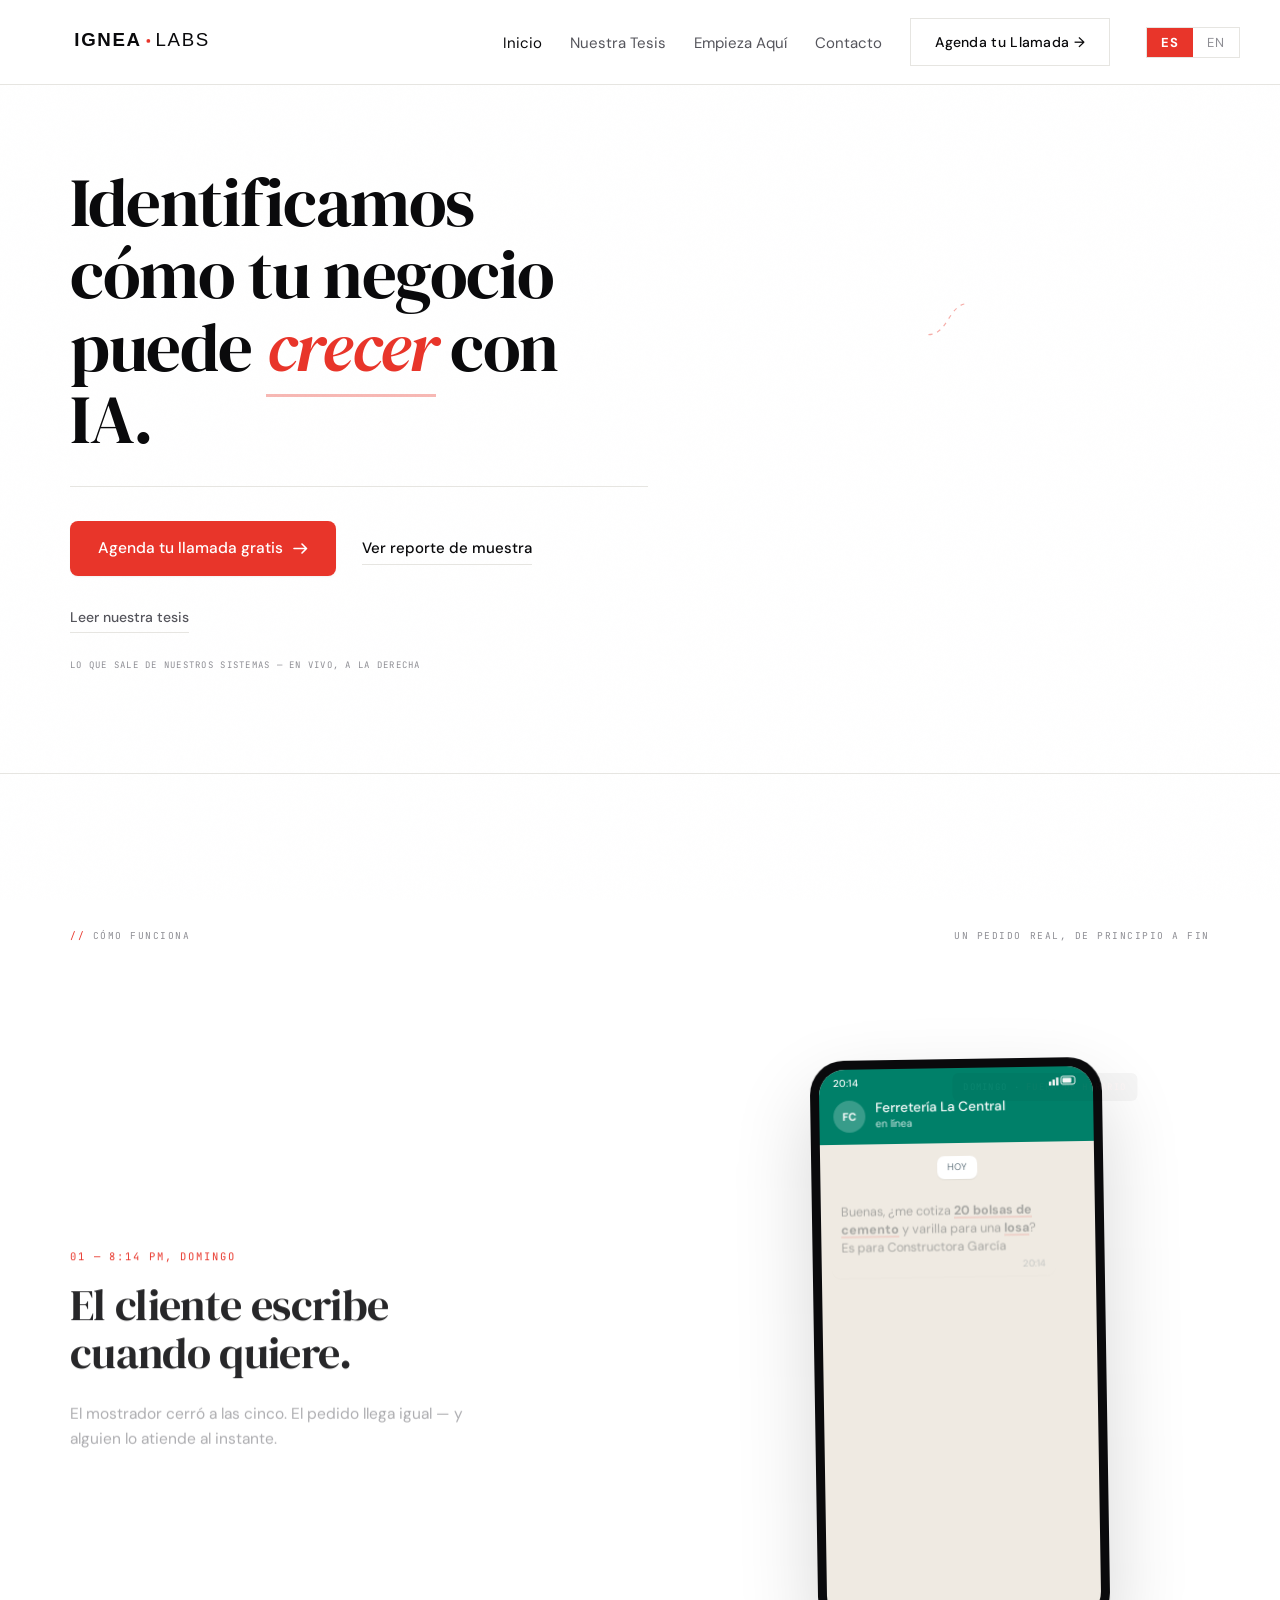
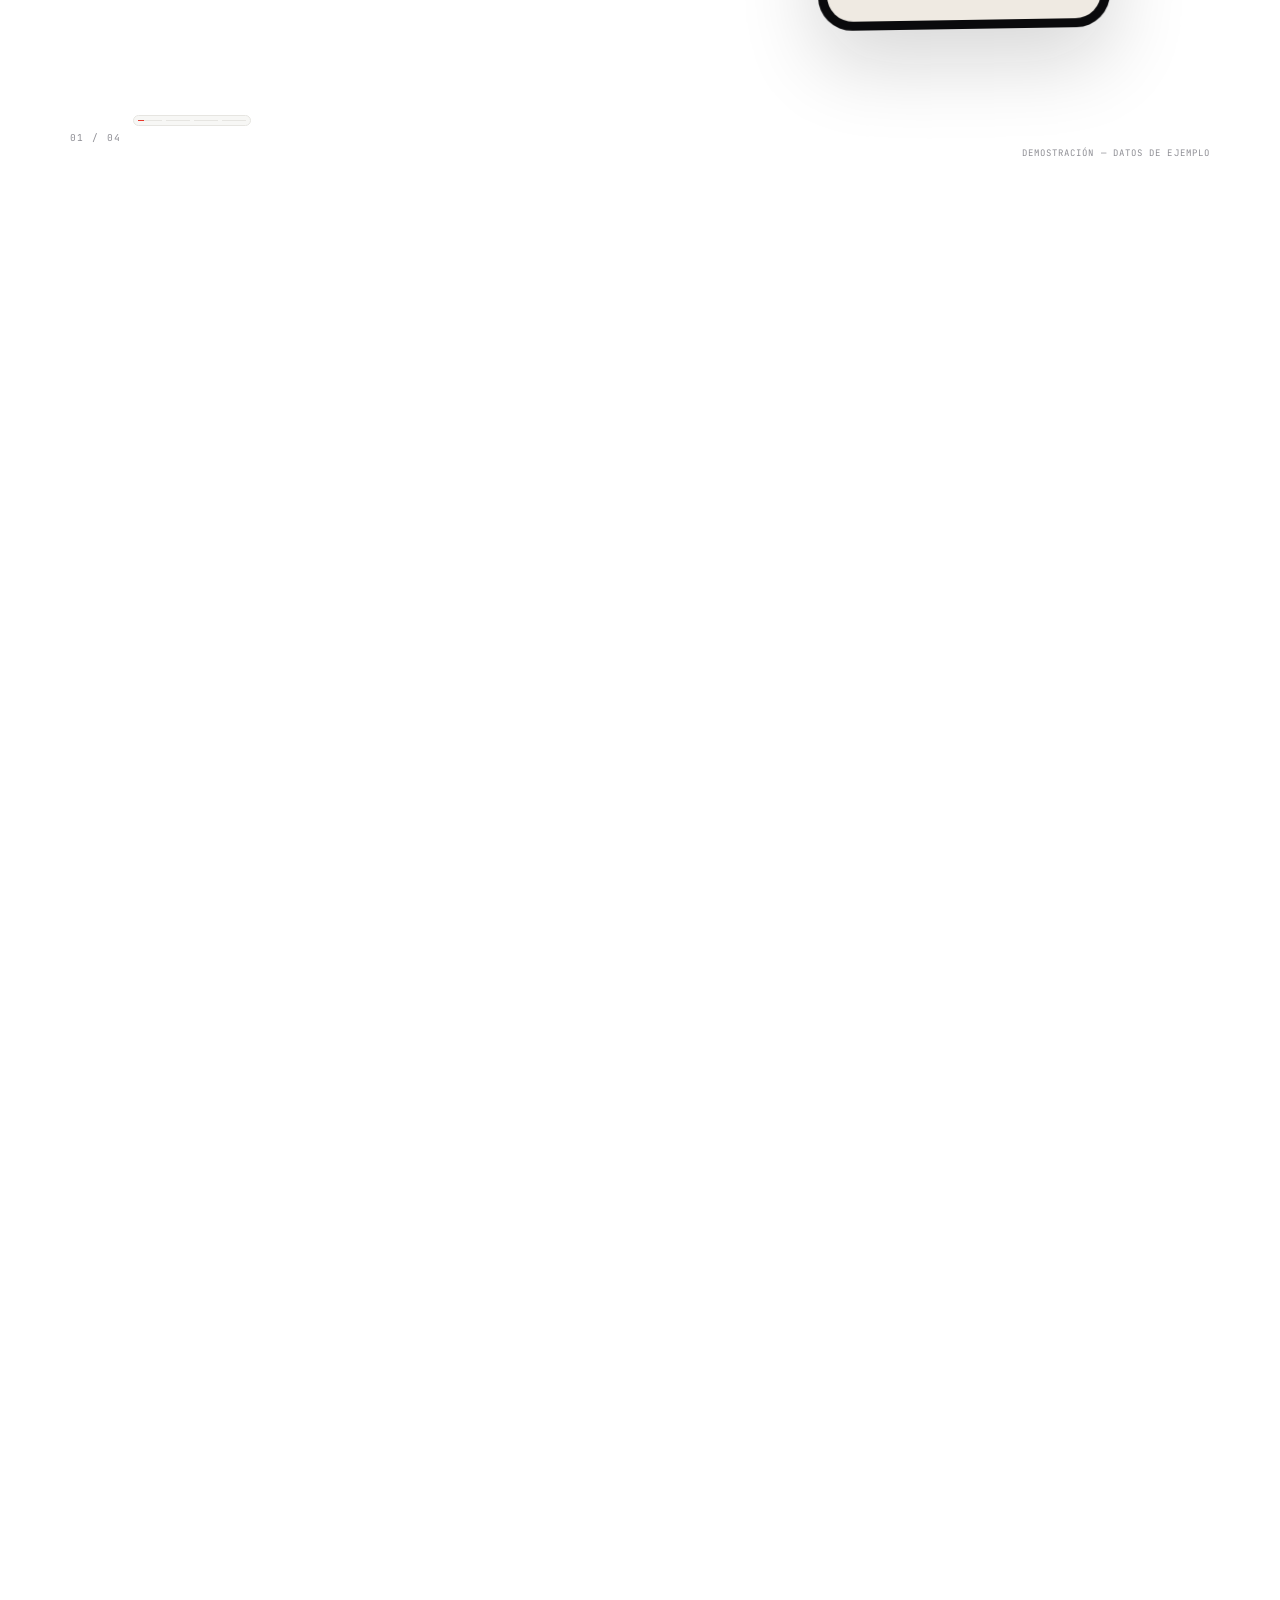
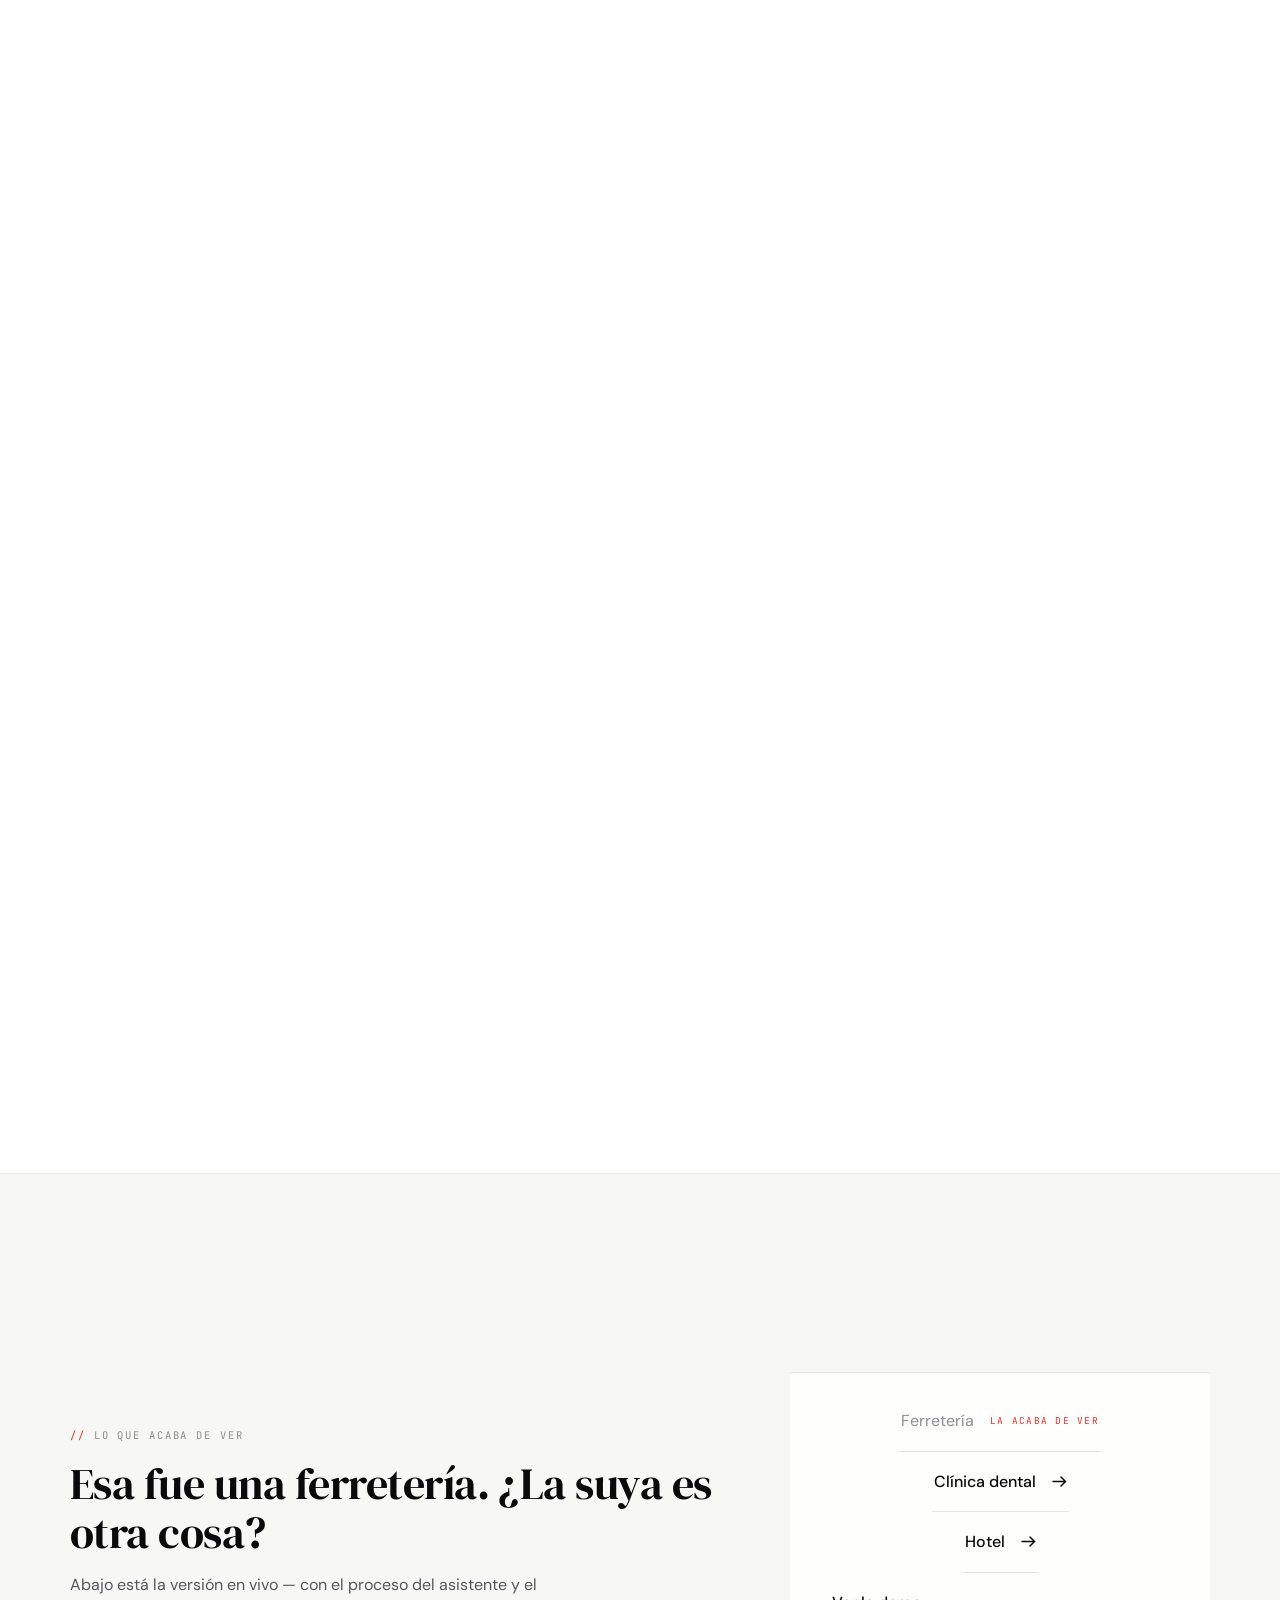
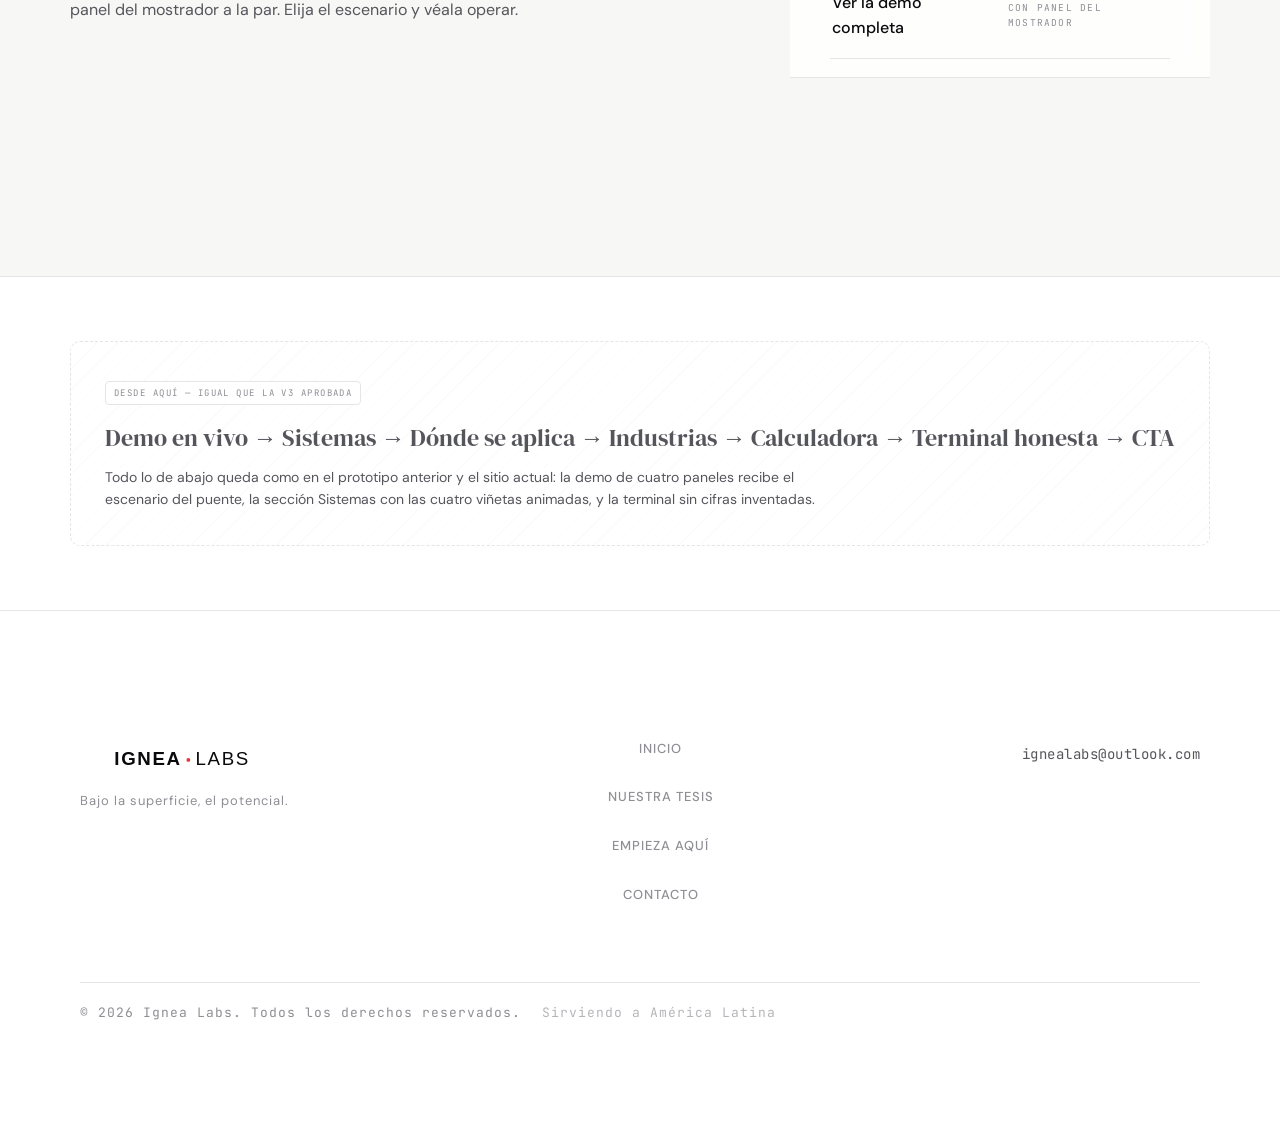
<file: index-v4-test.html>
<!DOCTYPE html>
<html lang="es">
<head>
<meta charset="UTF-8">
<link rel="icon" type="image/svg+xml" href="/favicon.svg">
<meta name="viewport" content="width=device-width, initial-scale=1.0">
<title>Ignea Labs | Infraestructura de IA para empresas en América Latina</title>
<meta name="description" content="Tu negocio pierde miles cada mes en procesos manuales. Diagnóstico gratuito de IA que mapea tu desperdicio operacional y lo convierte en ahorros proyectados.">
<meta property="og:title" content="Ignea Labs | Infraestructura de IA para empresas en América Latina">
<meta property="og:description" content="Diagnóstico gratuito de IA que mapea tu desperdicio operacional y lo convierte en ahorros proyectados.">
<meta property="og:type" content="website">
<meta property="og:image" content="https://www.ignealabs.com/assets/og-image.png">
<meta name="twitter:card" content="summary_large_image">
<link rel="canonical" href="https://www.ignealabs.com/">
<link rel="preconnect" href="https://fonts.googleapis.com">
<link rel="preconnect" href="https://fonts.gstatic.com" crossorigin>
<!-- fonts loaded via shared.css @import -->
<link rel="stylesheet" href="css/shared.css">
<link rel="stylesheet" href="css/components.css">
<style>
/* Old gradient div hidden — new canvas renderer in grid-bg.js */
.gradient-dots-bg{display:none}

/* ---- HERO ---- */
.hero{display:flex;flex-direction:column;align-items:flex-start;padding:8rem 2.5rem 5rem;position:relative;max-width:960px;margin:0 auto}
.eyebrow{font-family:var(--ff);font-size:0.8rem;font-weight:500;letter-spacing:0.18em;text-transform:uppercase;color:var(--accent);margin-bottom:2rem;opacity:0;animation:fadeUp .6s ease forwards .1s}
.headline{font-family:var(--fs);font-size:clamp(3rem,7vw,5.2rem);line-height:1.12;font-weight:400;color:var(--white);margin-bottom:0;opacity:0;animation:fadeUp .7s ease forwards .25s}
.headline-row{display:block}
.rotating-word-wrap{display:inline-block;position:relative;vertical-align:bottom}
.rotating-line{white-space:nowrap}
.rotating-word{display:inline-block;color:var(--accent);font-style:italic;position:relative;white-space:nowrap}
.rotating-word::after{content:'';position:absolute;bottom:6px;left:0;right:0;height:2px;background:var(--accent);opacity:0.35;border-radius:2px}
@keyframes wordIn{0%{opacity:0;transform:translateY(14px) skewX(-2deg)}100%{opacity:1;transform:translateY(0) skewX(0deg)}}
@keyframes wordOut{0%{opacity:1;transform:translateY(0) skewX(0deg)}100%{opacity:0;transform:translateY(-14px) skewX(2deg)}}
.word-in{animation:wordIn .38s cubic-bezier(.22,.68,0,1.2) forwards}
.word-out{animation:wordOut .3s cubic-bezier(.4,0,.6,1) forwards}

/* ---- WE / YOU BLOCK ---- */
.we-you-block{display:flex;align-items:center;gap:0;margin-top:3rem;opacity:0;animation:fadeUp .7s ease forwards .5s;width:100%;position:relative}
.we-col{flex-shrink:0;border-right:1px solid var(--border);padding-right:2.5rem}
.you-col{position:absolute;top:50%;transform:translateY(-50%)}
.we-outcome,.you-outcome{font-family:var(--fs);font-style:italic;font-size:clamp(1.6rem,3.2vw,2.4rem);line-height:1.2;margin:0;white-space:nowrap}
.we-static,.you-static{color:var(--gray)}
.we-cycling{color:var(--white)}
.you-accent{color:var(--accent)}
@keyframes tickerIn{0%{opacity:0;transform:translateY(10px)}100%{opacity:1;transform:translateY(0)}}
@keyframes tickerOut{0%{opacity:1;transform:translateY(0)}100%{opacity:0;transform:translateY(-10px)}}
.ticker-in{animation:tickerIn .3s cubic-bezier(.22,.68,0,1.1) forwards}
.ticker-out{animation:tickerOut .25s ease-in forwards}
@media(max-width:640px){.we-you-block{grid-template-columns:1fr;gap:2rem}.we-col{border-right:none;border-bottom:1px solid var(--border);padding-right:0;padding-bottom:1.5rem}.you-col{padding-left:0}}

.hero-divider{width:100%;height:1px;background:var(--border);margin:3rem 0;opacity:0;animation:fadeUp .6s ease forwards .7s}
/* .cta group styles live in shared.css; only the hero's entrance timing is local */
.cta{opacity:0;animation:fadeUp .7s ease forwards .85s;width:100%}

@keyframes fadeUp{0%{opacity:0;transform:translateY(18px)}100%{opacity:1;transform:translateY(0)}}


/* ---- WHAT WE DO ---- */
.sec-whatwedo{padding:100px 40px}
.sec-whatwedo .content-wrap{max-width:680px;margin:0 auto}
.whatwedo-text p{line-height:1.75;margin-bottom:20px}
.whatwedo-text p:first-child{font-family:var(--ff);font-size:20px;font-weight:600;color:var(--white)}
.whatwedo-text p:not(:first-child){font-size:18px;color:var(--gray)}
.whatwedo-text p:last-child{margin-bottom:0}

/* ---- PROCESS ---- */
.sec-process{padding:80px 40px}
.sec-process .content-wrap{max-width:900px;margin:0 auto}
.process-timeline{position:relative;display:flex;gap:0;margin-top:48px}
.process-timeline::before{content:'';position:absolute;top:16px;left:0;right:0;height:1px;background:var(--border);z-index:0}
.pstep{flex:1;padding-right:32px;position:relative;z-index:1}
.pstep:last-child{padding-right:0}
.pstep-n{font-family:var(--fm);font-size:13px;color:var(--accent);margin-bottom:16px;display:inline-block;background:var(--bg);padding-right:12px}
.pstep-t{font-family:var(--ff);font-size:18px;font-weight:600;color:var(--white);margin-bottom:8px}
.pstep-d{font-size:15px;color:var(--gray);line-height:1.6}

/* ---- TERMINAL SECTION ---- */
.sec-terminal{padding:80px 40px 60px}
.sec-terminal .content-wrap{max-width:700px;margin:0 auto}

/* ---- CTA ---- */
.sec-cta{padding:100px 40px;border-top:1px solid var(--border)}
.sec-cta .content-wrap{max-width:600px;margin:0 auto}
.sec-cta h2{font-family:var(--ff);font-size:clamp(22px,3vw,34px);font-weight:700;letter-spacing:-0.01em;line-height:1.2;margin-bottom:32px;color:var(--white)}
.cta-note{margin-top:16px;font-family:var(--fm);font-size:13px;color:var(--text-dim);letter-spacing:1.5px;text-transform:uppercase}

/* ---- FOOTER (new layout) ---- */
footer{border-top:1px solid var(--border)}
.footer-inner{max-width:1200px;margin:0 auto;padding:0 40px}
.footer-top{display:flex;justify-content:space-between;align-items:flex-start;padding:48px 0 36px;gap:40px;flex-wrap:wrap}
.footer-brand .f-brand{font-weight:800;letter-spacing:3px;color:var(--white);font-size:16px;margin-bottom:6px}
.footer-brand .f-brand span{color:var(--accent)}
.footer-brand .f-tag{font-size:13px;color:var(--text-dim);letter-spacing:1px}
.footer-nav{display:flex;gap:28px;align-items:center;flex-wrap:wrap}
.footer-nav a{color:var(--text-dim);text-decoration:none;font-size:13px;letter-spacing:1px;text-transform:uppercase;font-weight:500;transition:color .3s}
.footer-nav a:hover{color:var(--accent)}
.footer-contact a{color:var(--text-secondary);text-decoration:none;font-family:var(--fm);font-size:14px;letter-spacing:.5px;transition:color .3s}
.footer-contact a:hover{color:var(--accent)}
.footer-bottom{padding:20px 0;border-top:1px solid var(--border);font-family:var(--fm);font-size:13px;color:var(--text-dim);letter-spacing:1px}

/* ---- NAV: btn-nav sizing now lives in shared.css (single source of truth) ---- */


/* ---- ABOUT ---- */
.sec-about{padding:100px 40px}
.sec-about .content-wrap{max-width:680px;margin:0 auto}
.about-content{margin-top:32px}
.about-name{font-family:var(--ff);font-size:20px;font-weight:700;color:var(--white);margin-bottom:12px}
.about-bio{font-size:18px;color:var(--gray);line-height:1.75;margin-bottom:24px}
.about-presence{font-family:var(--fm);font-size:14px;color:var(--accent);letter-spacing:1px}

/* ---- BUILT FOR PR ---- */
.sec-builtforpr{padding:100px 40px;border-top:1px solid var(--border)}
.sec-builtforpr .content-wrap{max-width:1200px;margin:0 auto}
.pr-grid{display:grid;grid-template-columns:repeat(3,1fr);gap:24px;margin-top:48px}
.pr-card{background:var(--bg2);border:1px solid var(--border);padding:32px;transition:border-color .3s}
.pr-card:hover{border-color:var(--ink)}
.pr-card-title{font-family:var(--ff);font-size:18px;font-weight:600;color:var(--white);margin-bottom:12px}
.pr-card-desc{font-size:16px;color:var(--gray);line-height:1.65}

/* ---- CALCULATOR ---- */
.sec-calculator{padding:100px 40px;border-top:1px solid var(--border)}
.sec-calculator .content-wrap{max-width:640px;margin:0 auto}
.calc-form{margin-top:40px;display:flex;flex-direction:column;gap:28px}
.calc-field label{display:block;font-family:var(--fm);font-size:13px;letter-spacing:0.08em;color:var(--text-dim);text-transform:uppercase;margin-bottom:8px}
.calc-field select{width:100%;padding:14px 18px;background:var(--bg2);border:1px solid var(--border);color:var(--white);font-family:var(--ff);font-size:16px;outline:none;appearance:none;-webkit-appearance:none;cursor:pointer;min-height:48px}
.calc-field select:focus{border-color:var(--accent)}
.calc-field select option{background:var(--bg2);color:var(--white)}

/* ---- RESPONSIVE ---- */
@media(max-width:768px){
  .hero{padding:80px 20px 60px}
  .hero-p{font-size:16px}
  .stats-row{flex-wrap:wrap;gap:32px}
  .stat+.stat{border-left:none}
  .stats-row{display:grid;grid-template-columns:1fr 1fr;gap:32px 0;padding:0 20px}
  .stat{border-right:none!important;border-left:none!important;border-bottom:1px solid var(--border);padding:0 0 32px 0}
  .stat:nth-child(1),.stat:nth-child(2){border-bottom:1px solid var(--border)}
  .stat:nth-child(3),.stat:nth-child(4){border-bottom:none;padding-top:32px}
  .stat:nth-child(even){border-left:1px solid var(--border)!important}
  .sec-whatwedo{padding:60px 20px}
  .sec-process{padding:60px 20px}
  .process-timeline{flex-direction:column;gap:0}
  .process-timeline::before{top:0;bottom:0;left:10px;right:auto;width:1px;height:auto}
  .pstep{padding-right:0;padding-left:28px;padding-bottom:36px}
  .pstep:last-child{padding-bottom:0}
  .pstep-n{background:transparent;padding-right:0;padding-left:0}
  .sec-terminal{padding:60px 20px 40px}
  .sec-cta{padding:60px 20px}
  .footer-top{flex-direction:column;gap:28px;padding:36px 0 28px}
  .footer-nav{gap:20px}
  .footer-inner{padding:0 20px}
  .btn-nav{display:none}
  .pr-grid{grid-template-columns:1fr}
  .sec-about,.sec-builtforpr,.sec-calculator{padding:60px 20px}
  }
@media(max-width:480px){
  .hero h1{font-size:28px}
  .stats-row{grid-template-columns:1fr 1fr}
  .whatwedo-text p:first-child{font-size:16px}
  }
</style>
<script type="application/ld+json">
{"@context":"https://schema.org","@type":"LocalBusiness","name":"Ignea Labs","description":"AI infrastructure for Latin American SMBs","email":"ignealabs@outlook.com","areaServed":{"@type":"Place","name":"Latin America"},"knowsLanguage":["es","en"]}
</script>
<style>[data-i18n],[data-i18n-html],[data-i18n-btn]{visibility:hidden}</style>
<script src="js/i18n.js"></script>
<script src="js/labor-cost.js"></script>
<script defer data-domain="ignealabs.com" src="https://plausible.io/js/script.js"></script>
</head>
<style>
/* v4 trial — tokens the prototype needs that the site lacks */
:root{ --shadow-3:0 34px 80px rgba(10,10,12,.16); --out:cubic-bezier(.16,1,.3,1); }

/* ============================================================
   IGNEA — landing v4
   · HERO: the live headline/CTAs stay exactly as they are.
     The right void fills with a PRODUCT CONSTELLATION — four
     miniature artifacts (chat, proforma, agenda, inventario)
     floating at different depths, cursor parallax, a red
     dashed flow-line drawing from chat → proforma.
     No phone in the hero. The phone appears once: in the story.
   · STORY: the pinned 4-act sequence, now its own section
     below the hero. Unchanged mechanics from v3.
   · Everything below the bridge = unchanged from v3/live.
   ============================================================ */


/* ============================================================ HERO */
.v4-hero{max-width:1220px;margin:0 auto;padding:64px 40px 84px;display:grid;grid-template-columns:minmax(0,1.05fr) minmax(340px,.95fr);gap:40px;align-items:center;min-height:74vh;min-height:74svh}
.hero__title{font-family:var(--fs);font-size:clamp(42px,5.4vw,74px);line-height:1.05;letter-spacing:-.02em;margin:0 0 30px}
.hero__title em{font-style:italic;color:var(--red);border-bottom:3px solid rgba(232,53,42,.35)}
.hero__rule{height:1px;background:var(--line);max-width:620px;margin:0 0 34px}
.hero__cta{display:flex;align-items:baseline;gap:26px;flex-wrap:wrap}
.btn{font-size:15.5px;font-weight:500;color:#fff;background:var(--red);border:0;border-radius:8px;padding:15px 28px;text-decoration:none;display:inline-flex;align-items:center;gap:10px;box-shadow:var(--shadow-1);transition:transform .18s var(--out),box-shadow .18s var(--out)}
.btn:hover{transform:translateY(-1px);box-shadow:var(--shadow-2)}
.lnk{font-size:15px;font-weight:500;color:var(--ink);text-decoration:none;position:relative;padding:4px 0}
.lnk:after{content:"";position:absolute;left:0;right:0;bottom:-1px;height:1px;background:var(--line);transition:background .18s}
.lnk:hover:after{background:var(--red)}
.lnk--muted{font-size:14px;color:var(--ink-2)}
.btn:focus-visible,.lnk:focus-visible{outline:2px solid var(--red);outline-offset:3px}
.hero__note{font-family:var(--fm);font-size:9px;letter-spacing:.14em;text-transform:uppercase;color:var(--ink-3);margin-top:26px}

/* ---------- the constellation ---------- */
.orbit{position:relative;height:540px;justify-self:stretch}
.oc{position:absolute;background:#FFF;border:1px solid var(--line);border-radius:10px;box-shadow:var(--shadow-2);opacity:0;transform:translateY(20px);will-change:transform,opacity}
.v4-in .oc{opacity:1;transition:opacity .9s var(--out),transform .9s var(--out)}
.v4-in .oc--chat{transition-delay:.35s}
.v4-in .oc--pf{transition-delay:.5s}
.v4-in .oc--ag{transition-delay:.65s}
.v4-in .oc--inv{transition-delay:.8s}
.oc__k{font-family:var(--fm);font-size:8px;letter-spacing:.15em;text-transform:uppercase;color:var(--ink-3);display:flex;align-items:center;gap:6px;padding:10px 12px 0}
.oc__k i{width:4px;height:4px;border-radius:50%;background:var(--red);font-style:normal}

/* chat artifact */
.oc--chat{left:2%;top:6%;width:238px;z-index:2}
.oc--chat .oc__b{padding:10px 12px 12px;display:flex;flex-direction:column;gap:6px}
.mb{max-width:88%;padding:6px 9px 5px;border-radius:8px;font-size:11.5px;line-height:1.4;color:var(--wa-text);box-shadow:0 1px 1px rgba(0,0,0,.07)}
.mb--in{align-self:flex-start;background:var(--wa-paper);border-top-left-radius:2px}
.mb--out{align-self:flex-end;background:var(--wa-out);border-top-right-radius:2px;opacity:0;transform:translateY(8px);animation:mbin 9s var(--out) infinite}
.mb__meta{display:flex;justify-content:flex-end;align-items:center;gap:3px;font-size:8.5px;color:var(--wa-meta);margin-top:2px}
.tk{width:12px;height:9px}.tk path{fill:var(--wa-read)}
.mtyp{align-self:flex-start;display:flex;gap:3px;background:var(--wa-paper);border-radius:8px;border-top-left-radius:2px;padding:8px 9px;opacity:0;animation:mtyp 9s var(--out) infinite}
.mtyp i{width:5px;height:5px;border-radius:50%;background:#9AA5AC;animation:tp 1.2s infinite}
.mtyp i:nth-child(2){animation-delay:.16s}.mtyp i:nth-child(3){animation-delay:.32s}
@keyframes tp{0%,60%,100%{opacity:.35;transform:translateY(0)}30%{opacity:1;transform:translateY(-2px)}}
@keyframes mtyp{0%,8%{opacity:0}14%,34%{opacity:1}40%,100%{opacity:0}}
@keyframes mbin{0%,38%{opacity:0;transform:translateY(8px)}46%,92%{opacity:1;transform:none}98%,100%{opacity:0}}

/* proforma artifact */
.oc--pf{right:0;top:24%;width:252px;z-index:3;box-shadow:var(--shadow-3)}
.oc--pf .oc__b{padding:8px 14px 12px}
.opf__top{display:flex;justify-content:space-between;align-items:baseline;border-bottom:1.5px solid var(--ink);padding-bottom:6px;margin-bottom:7px}
.opf__biz{font-family:var(--fs);font-size:12.5px}
.opf__no{font-family:var(--fm);font-size:9.5px;color:var(--red)}
.opf__r{display:flex;justify-content:space-between;font-family:var(--fm);font-size:8.5px;color:var(--ink-2);padding:4px 0;border-bottom:1px solid var(--line)}
.opf__t{display:flex;justify-content:space-between;font-family:var(--fm);font-size:11px;padding-top:7px}
.opf__t b{color:var(--red);font-weight:500;font-variant-numeric:tabular-nums}
.opf__sello{position:absolute;top:8px;right:10px;font-family:var(--fm);font-size:7px;letter-spacing:.13em;color:var(--red);border:1px solid var(--red);border-radius:3px;padding:2px 5px;transform:rotate(-6deg);opacity:0}
.v4-in .opf__sello{opacity:1;transition:opacity .5s var(--out) 2.1s}

/* agenda artifact */
.oc--ag{left:8%;bottom:8%;width:216px;z-index:1}
.oc--ag .oc__b{padding:10px 12px 12px}
.ag{display:grid;grid-template-columns:repeat(5,1fr);grid-template-rows:repeat(2,26px);gap:4px;position:relative}
.ag i{background:var(--bg-tint);border-radius:3px;font-style:normal}
.ag__slot{position:absolute;left:calc(40% + 2px);top:2px;width:calc(20% - 4px);height:24px;border-radius:3px;background:var(--red);animation:agslot 8s var(--out) infinite}
.ag__ok{position:absolute;right:-6px;top:-6px;width:16px;height:16px;border-radius:50%;background:var(--ink);display:grid;place-items:center;opacity:0;animation:agok 8s var(--out) infinite}
@keyframes agslot{0%,10%{opacity:0;transform:translateY(-18px)}20%,86%{opacity:1;transform:none}94%,100%{opacity:0}}
@keyframes agok{0%,24%{opacity:0;transform:scale(.4)}32%,86%{opacity:1;transform:scale(1)}94%,100%{opacity:0}}

/* inventory chip artifact */
.oc--inv{right:6%;bottom:2%;width:198px;z-index:2}
.oc--inv .oc__b{padding:8px 12px 11px}
.oiv{display:grid;grid-template-columns:1fr auto;gap:1px 8px}
.oiv b{font-size:10.5px;font-weight:500}
.oiv em{font-family:var(--fm);font-size:8px;color:var(--ink-3);font-style:normal;grid-column:1}
.oiv span{font-family:var(--fm);font-size:9px;color:var(--ink);text-align:right}
.oiv small{font-family:var(--fm);font-size:7.5px;color:var(--red);text-align:right;display:flex;align-items:center;gap:4px;justify-content:flex-end}
.oiv small i{width:4px;height:4px;border-radius:50%;background:var(--red);font-style:normal;animation:pip 1.2s infinite}
@keyframes pip{0%,100%{opacity:1}50%{opacity:.3}}

/* flow line chat → proforma */
.orbit svg.flow{position:absolute;inset:0;width:100%;height:100%;pointer-events:none;z-index:2;overflow:visible}
.flow path{fill:none;stroke:var(--red);stroke-width:1.2;stroke-dasharray:4 5;opacity:.4;animation:dash 9s linear infinite}
@keyframes dash{to{stroke-dashoffset:-180}}

/* ============================================================ STORY */
.story{position:relative;height:400vh;border-top:1px solid var(--line)}
.stage{position:sticky;top:0;height:100vh;height:100svh;overflow:hidden;display:grid;grid-template-columns:minmax(0,1fr) minmax(340px,500px);align-items:center;max-width:1220px;margin:0 auto;padding:0 40px;gap:36px}
.pane{position:relative;min-height:320px}
.scene{position:absolute;inset:0;display:flex;flex-direction:column;justify-content:center}
.scene > *{opacity:0;transform:translateY(28px);will-change:transform,opacity}
.act__n{font-family:var(--fm);font-size:10.5px;letter-spacing:.18em;color:var(--red);margin:0 0 14px}
.act__t{font-family:var(--fs);font-size:clamp(28px,3.4vw,44px);line-height:1.1;letter-spacing:-.015em;margin:0 0 15px;max-width:15ch}
.act__d{font-size:15.5px;line-height:1.6;color:var(--ink-2);max-width:38ch;margin:0}
.story__intro{position:absolute;top:34px;left:40px;right:40px;display:flex;justify-content:space-between;font-family:var(--fm);font-size:9.5px;letter-spacing:.16em;text-transform:uppercase;color:var(--ink-3)}
.story__intro span:first-child b{color:var(--red);font-weight:400}

.stagewrap{position:relative;justify-self:center}
.phone{width:292px;border-radius:34px;background:#0A0A0C;padding:9px;box-shadow:var(--shadow-3);will-change:transform,opacity}
.phone__screen{border-radius:26px;overflow:hidden;background:var(--wa-paper);height:552px;display:flex;flex-direction:column}
.phone__status{display:flex;justify-content:space-between;align-items:center;background:var(--wa-green);color:#fff;font-size:10px;font-weight:500;padding:6px 14px 1px}
.phone__head{display:flex;align-items:center;gap:10px;background:var(--wa-green);color:#fff;padding:8px 12px 11px 14px}
.phone__av{width:32px;height:32px;border-radius:50%;background:rgba(255,255,255,.22);display:grid;place-items:center;font-size:11px;font-weight:700;flex:none}
.phone__nm{font-size:13.5px;font-weight:500;line-height:1.2}
.phone__st{font-size:10.5px;opacity:.82}
.phone__chat{flex:1;padding:13px 10px;display:flex;flex-direction:column;gap:7px;overflow:hidden}
.phone__day{align-self:center;background:#FFF;color:var(--wa-meta);font-size:9.5px;padding:4px 10px;border-radius:7px;box-shadow:0 1px 1px rgba(0,0,0,.06)}
.bb{max-width:88%;padding:7px 10px 5px;border-radius:9px;font-size:12.6px;line-height:1.42;color:var(--wa-text);box-shadow:0 1px 1px rgba(0,0,0,.07);opacity:0;transform:translateY(14px) scale(.97);will-change:transform,opacity}
.bb--in{align-self:flex-start;background:#FFF;border-top-left-radius:2px}
.bb--out{align-self:flex-end;background:var(--wa-out);border-top-right-radius:2px}
.bb b{font-weight:700;box-shadow:inset 0 -2px 0 rgba(232,53,42,.4)}
.bb__meta{display:flex;justify-content:flex-end;align-items:center;gap:3px;font-size:9.5px;color:var(--wa-meta);margin-top:2px}
.chip{align-self:flex-start;display:flex;align-items:center;gap:7px;background:#0A0A0C;color:#F5F5F2;font-family:var(--fm);font-size:9px;letter-spacing:.06em;padding:6px 10px;border-radius:6px;opacity:0;transform:translateY(12px);will-change:transform,opacity}
.chip i{width:5px;height:5px;border-radius:50%;background:var(--red);flex:none;font-style:normal;animation:pip 1.1s infinite}
.timechip{position:absolute;top:14px;right:-16px;background:var(--ink);color:#F5F5F2;font-family:var(--fm);font-size:9px;letter-spacing:.14em;padding:7px 11px;border-radius:6px;box-shadow:var(--shadow-2);opacity:0;will-change:transform,opacity}
.timechip b{color:var(--red);font-weight:400}
.inv{position:absolute;left:-198px;top:120px;width:214px;background:#FFF;border:1px solid var(--line);border-radius:10px;box-shadow:var(--shadow-3);padding:13px 13px 10px;opacity:0;will-change:transform,opacity}
.inv__h{display:flex;align-items:center;gap:7px;font-family:var(--fm);font-size:8.5px;letter-spacing:.14em;color:var(--ink-3);text-transform:uppercase;margin-bottom:10px}
.inv__h i{width:5px;height:5px;border-radius:50%;background:var(--red);font-style:normal;animation:pip 1.1s infinite}
.inv__r{display:grid;grid-template-columns:1fr auto;gap:2px 8px;padding:7px 6px;border-radius:6px;margin:0 -2px;transition:background .3s}
.inv__r + .inv__r{border-top:1px solid var(--line)}
.inv__r.hot{background:var(--red-wash)}
.inv__r b{font-size:11px;font-weight:500;color:var(--ink)}
.inv__r em{font-family:var(--fm);font-size:9px;color:var(--ink-3);font-style:normal;grid-column:1}
.inv__r span{font-family:var(--fm);font-size:10px;color:var(--ink);text-align:right}
.inv__r small{font-family:var(--fm);font-size:8.5px;color:var(--red);text-align:right}
.inv__f{font-family:var(--fm);font-size:8px;letter-spacing:.1em;color:var(--ink-3);text-transform:uppercase;margin-top:9px}
.pf{position:absolute;left:50%;top:50%;width:336px;margin:-186px 0 0 -168px;background:#FFF;border:1px solid var(--line);border-radius:10px;box-shadow:var(--shadow-3);padding:18px 18px 14px;opacity:0;will-change:transform,opacity}
.pf__sello{position:absolute;top:12px;right:14px;font-family:var(--fm);font-size:8.5px;letter-spacing:.14em;color:var(--red);border:1px solid var(--red);border-radius:3px;padding:3px 6px;transform:rotate(-6deg);opacity:0}
.pf__top{display:flex;justify-content:space-between;align-items:baseline;border-bottom:1.5px solid var(--ink);padding-bottom:9px;margin-bottom:10px}
.pf__biz{font-family:var(--fs);font-size:15.5px}
.pf__no{font-family:var(--fm);font-size:11.5px;color:var(--red)}
.pf__row{display:flex;justify-content:space-between;font-family:var(--fm);font-size:10px;color:var(--ink-2);padding:5px 0;border-bottom:1px solid var(--line)}
.pf__row span:first-child{color:var(--ink)}
.pf__tot{display:flex;justify-content:space-between;font-family:var(--fm);font-size:14px;padding-top:10px}
.pf__tot b{color:var(--red);font-weight:500;font-variant-numeric:tabular-nums}
.pf__foot{font-family:var(--fm);font-size:8px;letter-spacing:.08em;color:var(--ink-3);margin-top:10px}
.meter{position:absolute;left:40px;bottom:34px;display:flex;align-items:center;gap:12px;font-family:var(--fm);font-size:9.5px;letter-spacing:.14em;color:var(--ink-3)}
.meter .seg{display:flex;gap:4px}
.meter .seg i{width:24px;height:1px;background:var(--line);position:relative;overflow:hidden;font-style:normal}
.meter .seg i b{position:absolute;left:0;top:0;height:1px;background:var(--red);width:0;display:block}
.note{position:absolute;right:40px;bottom:34px;font-family:var(--fm);font-size:9px;letter-spacing:.12em;text-transform:uppercase;color:var(--ink-3)}

/* bridge + placeholder */
.bridge{border-top:1px solid var(--line);border-bottom:1px solid var(--line);background:var(--bg-tint)}
.bridge__in{max-width:1220px;margin:0 auto;padding:78px 40px;display:grid;grid-template-columns:minmax(0,1fr) minmax(300px,420px);gap:48px;align-items:center}
.lab{font-family:var(--fm);font-size:10.5px;letter-spacing:.18em;text-transform:uppercase;color:var(--ink-3);margin:0 0 16px}
.lab span{color:var(--red)}
.h2{font-family:var(--fs);font-size:clamp(28px,3.4vw,44px);line-height:1.12;margin:0 0 14px;letter-spacing:-.012em}
.bridge__d{font-size:16px;line-height:1.6;color:var(--ink-2);max-width:44ch;margin:0}
.blist{display:flex;flex-direction:column;border-top:1px solid var(--line)}
.bitem{display:flex;align-items:center;justify-content:space-between;gap:16px;padding:17px 2px;border-bottom:1px solid var(--line);text-decoration:none;color:var(--ink);transition:padding .25s var(--out)}
.bitem:hover{padding-left:10px}
.bitem span{font-size:16px;font-weight:500}
.bitem small{font-family:var(--fm);font-size:9.5px;letter-spacing:.13em;text-transform:uppercase;color:var(--ink-3)}
.bitem--done{pointer-events:none}
.bitem--done span{color:var(--ink-3);font-weight:400}
.bitem--done small{color:var(--red)}
.ph{max-width:1220px;margin:64px auto;padding:0 40px}
.ph__box{border:1px dashed var(--line);border-radius:10px;padding:34px;background:repeating-linear-gradient(-45deg,transparent 0 14px,rgba(10,10,12,.014) 14px 15px)}
.ph__tag{font-family:var(--fm);font-size:9px;letter-spacing:.16em;text-transform:uppercase;color:var(--ink-3);border:1px solid var(--line);border-radius:4px;padding:4px 8px;display:inline-block;margin-bottom:14px;background:var(--bg)}
.ph__t{font-family:var(--fs);font-size:24px;margin:0 0 8px}
.ph__d{font-size:14px;color:var(--ink-2);margin:0;max-width:74ch;line-height:1.6}

@media(max-width:980px){
  .v4-hero{grid-template-columns:1fr;padding:44px 22px 56px;gap:44px;min-height:0}
  .orbit{height:430px;max-width:420px;margin:0 auto;width:100%}
  .oc--chat{left:0;top:0}
  .oc--pf{right:0;top:26%}
  .oc--ag{left:2%;bottom:4%}
  .oc--inv{right:2%;bottom:-2%}
  .stage{grid-template-columns:1fr;grid-template-rows:auto 1fr;padding:16px 22px;gap:8px}
  .pane{min-height:196px}
  .scene{justify-content:flex-start;padding-top:24px}
  .act__t{font-size:25px}
  .act__d{font-size:14px}
  .phone{width:min(258px,74vw);margin:0 auto}
  .phone__screen{height:472px}
  .inv{left:auto;right:-8px;top:64px;width:182px}
  .pf{width:min(296px,84vw);margin-left:calc(min(296px,84vw)/-2)}
  .bridge__in{grid-template-columns:1fr;padding:60px 22px;gap:30px}
  .ph{padding:0 22px}
  .nav__links{display:none}
  .btn{width:100%;justify-content:center}
  .note{display:none}
  .story__intro{left:22px;right:22px}
}
@media(prefers-reduced-motion:reduce){
  *,*::before,*::after{transition:none!important;animation:none!important}
  .oc,.v4-in .oc{opacity:1;transform:none}
  .mb--out,.opf__sello,.ag__slot,.ag__ok{opacity:1;transform:none}
  .mtyp{display:none}
  .story{height:auto}
  .stage{position:static;height:auto;padding:50px 22px 40px}
  .scene{position:static;margin-bottom:40px}
  .scene > *{opacity:1;transform:none}
  .bb,.chip{opacity:1!important;transform:none!important}
  .inv{position:static;margin:16px auto 0;opacity:1;transform:none}
  .pf{position:static;margin:16px auto 0;opacity:1;transform:none}
  .pf__sello{opacity:1}
  .timechip,.meter,.flow{display:none}
}

</style>
<body>
<div class="page">
<!-- NAV -->
<nav>
  <a href="/" class="logo">
    <img src="/assets/logo.svg" alt="ignea.labs" class="logo-img">
  </a>
  <div class="nav-right">
    <ul class="nav-links">
      <li><a href="/" class="active" data-i18n="nav.home">Inicio</a></li>
      <li><a href="thesis" data-i18n="nav.thesis">Nuestra Tesis</a></li>
      <li><a href="diagnostic" data-i18n="nav.start">Empieza Aquí</a></li>
      <li><a href="contact" data-i18n="nav.contact">Contacto</a></li>
    </ul>
    <a href="diagnostic" class="btn-ghost btn-nav" data-i18n-html="nav.cta">Agenda tu Llamada &rarr;</a>
    <button class="hamburger" id="hamburger" aria-label="Menu">
      <span></span><span></span><span></span>
    </button>
    <div class="lang-toggle">
      <button class="lang-btn active" id="langES" onclick="setLang('es')">ES</button>
      <button class="lang-btn" id="langEN" onclick="setLang('en')">EN</button>
    </div>
  </div>
</nav>
<main>




<!-- ════════ HERO — live headline + product constellation ════════ -->
<header class=" v4-hero" id="hero">
  <div>
    <!-- headline stays EXACTLY as live, rotating word included; static here for the prototype -->
    <h1 class="hero__title">Identificamos cómo tu negocio puede <em>crecer</em> con IA.</h1>
    <div class="hero__rule"></div>
    <div class="hero__cta">
      <a class="btn" href="#">Agenda tu llamada gratis
        <svg width="15" height="11" viewBox="0 0 15 11" fill="none" aria-hidden="true"><path d="M9 1l4.5 4.5L9 10M13 5.5H1" stroke="currentColor" stroke-width="1.6" stroke-linecap="round" stroke-linejoin="round"/></svg></a>
      <a class="lnk" href="#">Ver reporte de muestra</a>
      <a class="lnk lnk--muted" href="#">Leer nuestra tesis</a>
    </div>
    <p class="hero__note">Lo que sale de nuestros sistemas — en vivo, a la derecha</p>
  </div>

  <div class="orbit" id="orbit">
    <svg class="flow" aria-hidden="true"><path id="flowPath" d="M0 0"/></svg>

    <div class="oc oc--chat" data-depth="1.4">
      <p class="oc__k"><i></i>Asistente WhatsApp</p>
      <div class="oc__b">
        <div class="mb mb-- v4-in">¿Tienen taladros?</div>
        <div class="mtyp"><i></i><i></i><i></i></div>
        <div class="mb mb--out">Sí — 3 modelos en existencia. ¿Le mando precios y fotos?
          <div class="mb__meta">10:02 <svg class="tk" viewBox="0 0 18 12" aria-hidden="true"><path d="M1 6.6l3 3.2 6.2-8"/><path d="M6.6 9.8l6.2-8" transform="translate(3.6 0)"/></svg></div></div>
      </div>
    </div>

    <div class="oc oc--pf" data-depth="1">
      <span class="opf__sello">GENERADA</span>
      <p class="oc__k"><i></i>Proforma automática</p>
      <div class="oc__b">
        <div class="opf__top"><span class="opf__biz">Ferretería La Central</span><span class="opf__no">PRO-1041</span></div>
        <div class="opf__r"><span>Pintura Sur látex × 4</span><span>2,360.00</span></div>
        <div class="opf__r"><span>Brocha 4" × 6</span><span>510.00</span></div>
        <div class="opf__r"><span>IVA 15%</span><span>430.50</span></div>
        <div class="opf__t"><span>Total</span><b id="miniTotal">C$ 0.00</b></div>
      </div>
    </div>

    <div class="oc oc--ag" data-depth="1.8">
      <p class="oc__k"><i></i>Agenda automática</p>
      <div class="oc__b">
        <div class="ag"><i></i><i></i><i></i><i></i><i></i><i></i><i></i><i></i><i></i><i></i>
          <span class="ag__slot"><span class="ag__ok"><svg width="8" height="7" viewBox="0 0 8 7" fill="none"><path d="M1 3.4l2 2.2L7 1" stroke="#fff" stroke-width="1.4" stroke-linecap="round"/></svg></span></span>
        </div>
      </div>
    </div>

    <div class="oc oc--inv" data-depth="2.2">
      <p class="oc__k"><i></i>Inventario conectado</p>
      <div class="oc__b">
        <div class="oiv"><b>Cemento Holcim 42.5 kg</b><span>C$385</span><em>CEM-HOL-42</em><small><i></i>140 EN EXISTENCIA</small></div>
      </div>
    </div>
  </div>
</header>

<!-- ════════ STORY — the phone appears here, once ════════ -->
<section class="story" id="story">
  <div class="stage" id="stage">
    <div class="story__intro"><span><b>//</b> Cómo funciona</span><span>Un pedido real, de principio a fin</span></div>
    <div class="pane">
      <div class="scene" data-sc="0">
        <p class="act__n">01 — 8:14 PM, DOMINGO</p>
        <h2 class="act__t">El cliente escribe cuando quiere.</h2>
        <p class="act__d">El mostrador cerró a las cinco. El pedido llega igual — y alguien lo atiende al instante.</p>
      </div>
      <div class="scene" data-sc="1">
        <p class="act__n">02 — CONECTADO AL INVENTARIO</p>
        <h2 class="act__t">Responde con el catálogo real.</h2>
        <p class="act__d">Existencias, precios y alternativas salen del inventario del negocio — y recomienda producto como lo haría el mostrador.</p>
      </div>
      <div class="scene" data-sc="2">
        <p class="act__n">03 — MIENTRAS RESPONDE</p>
        <h2 class="act__t">Arma el pedido, no improvisa.</h2>
        <p class="act__d">Cantidades, flete y IVA 15% — calculados con los precios del negocio, nunca con inventados.</p>
      </div>
      <div class="scene" data-sc="3">
        <p class="act__n">04 — EL RESULTADO</p>
        <h2 class="act__t">La proforma sale lista y firmada.</h2>
        <p class="act__d">Correlativo, RUC, validez — en el formato que el negocio ya usa. Lista para aprobar.</p>
      </div>
    </div>

    <div class="stagewrap">
      <div class="phone" id="phone">
        <div class="phone__screen">
          <div class="phone__status"><span>20:14</span>
            <svg width="30" height="10" viewBox="0 0 30 10" fill="currentColor" aria-hidden="true"><rect y="6" width="2.4" height="4" rx=".6"/><rect x="3.6" y="4" width="2.4" height="6" rx=".6"/><rect x="7.2" y="2" width="2.4" height="8" rx=".6"/><rect x="12" y="1" width="14" height="8" rx="2" fill="none" stroke="currentColor"/><rect x="13.5" y="2.5" width="9" height="5" rx="1"/></svg>
          </div>
          <div class="phone__head">
            <div class="phone__av">FC</div>
            <div><div class="phone__nm">Ferretería La Central</div><div class="phone__st">en línea</div></div>
          </div>
          <div class="phone__chat">
            <div class="phone__day">HOY</div>
            <div class="bb bb-- v4-in" data-w="c1">Buenas, ¿me cotiza <b>20 bolsas de cemento</b> y varilla para una <b>losa</b>? Es para Constructora García<div class="bb__meta">20:14</div></div>
            <div class="chip" data-w="ch1"><i></i>CONSULTANDO INVENTARIO</div>
            <div class="bb bb--out" data-w="b1">Con gusto. Cemento <b>Holcim Fuerte</b>: C$385, hay 140. Para losa le recomiendo varilla de <b>3/8"</b> a C$195 — también hay de 1/2" a C$310. ¿Cuántas le pongo?
              <div class="bb__meta">20:14 <svg class="tk" viewBox="0 0 18 12" aria-hidden="true"><path d="M1 6.6l3 3.2 6.2-8"/><path d="M6.6 9.8l6.2-8" transform="translate(3.6 0)"/></svg></div></div>
            <div class="bb bb-- v4-in" data-w="c2"><b>40 de 3/8</b> está bien, con entrega<div class="bb__meta">20:15</div></div>
            <div class="chip" data-w="ch2"><i></i>CALCULANDO — SUBTOTAL + IVA 15%</div>
            <div class="chip" data-w="ch3"><i></i>GENERANDO PRO-1042</div>
          </div>
        </div>
      </div>
      <div class="timechip" id="timechip">DOMINGO · <b>FUERA DE HORARIO</b></div>
      <aside class="inv" id="inv" aria-hidden="true">
        <div class="inv__h"><i></i>Inventario — en vivo</div>
        <div class="inv__r" data-ir="0"><b>Cemento Holcim Fuerte</b><span>C$385</span><em>CEM-HOL-42 · bolsa 42.5 kg</em><small>140 EN EXISTENCIA</small></div>
        <div class="inv__r" data-ir="1"><b>Varilla corrugada 3/8"</b><span>C$195</span><em>VAR-038-6 · 6 m</em><small>620 EN EXISTENCIA</small></div>
        <div class="inv__r" data-ir="2"><b>Varilla corrugada 1/2"</b><span>C$310</span><em>VAR-012-6 · alternativa</em><small>380 EN EXISTENCIA</small></div>
        <div class="inv__f">Catálogo del negocio · sincronizado</div>
      </aside>
      <div class="pf" id="pf">
        <div class="pf__sello" id="pfSello">GENERADA</div>
        <div class="pf__top"><span class="pf__biz">Ferretería La Central</span><span class="pf__no">PRO-1042</span></div>
        <div class="pf__row"><span>Cemento Holcim 42.5 kg × 20</span><span>7,700.00</span></div>
        <div class="pf__row"><span>Varilla 3/8" × 6 m × 40</span><span>7,800.00</span></div>
        <div class="pf__row"><span>Flete local</span><span>150.00</span></div>
        <div class="pf__row"><span>IVA 15%</span><span>2,347.50</span></div>
        <div class="pf__tot"><span>Total</span><b id="pfTotal">C$ 0.00</b></div>
        <div class="pf__foot">VÁLIDA 8 DÍAS · PRECIOS EN CÓRDOBAS</div>
      </div>
    </div>

    <div class="meter"><span id="actLabel">01 / 04</span>
      <span class="seg"><i><b id="m0"></b></i><i><b id="m1"></b></i><i><b id="m2"></b></i><i><b id="m3"></b></i></span></div>
    <div class="note">Demostración — datos de ejemplo</div>
  </div>
</section>

<!-- ════════ BRIDGE ════════ -->
<section class="bridge">
  <div class="bridge__in">
    <div>
      <p class="lab"><span>//</span> Lo que acaba de ver</p>
      <h2 class="h2">Esa fue una ferretería. ¿La suya es otra cosa?</h2>
      <p class="bridge__d">Abajo está la versión en vivo — con el proceso del asistente y el panel del mostrador a la par. Elija el escenario y véala operar.</p>
    </div>
    <nav class="blist" aria-label="Escenarios">
      <span class="bitem bitem--done"><span>Ferretería</span><small>La acaba de ver</small></span>
      <a class="bitem" href="#" data-scenario="clinica"><span>Clínica dental</span>
        <svg width="15" height="11" viewBox="0 0 15 11" fill="none" aria-hidden="true"><path d="M9 1l4.5 4.5L9 10M13 5.5H1" stroke="#0A0A0C" stroke-width="1.5" stroke-linecap="round"/></svg></a>
      <a class="bitem" href="#" data-scenario="hotel"><span>Hotel</span>
        <svg width="15" height="11" viewBox="0 0 15 11" fill="none" aria-hidden="true"><path d="M9 1l4.5 4.5L9 10M13 5.5H1" stroke="#0A0A0C" stroke-width="1.5" stroke-linecap="round"/></svg></a>
      <a class="bitem" href="#"><span>Ver la demo completa</span><small>Con panel del mostrador</small></a>
    </nav>
  </div>
</section>

<div class="ph"><div class="ph__box">
  <span class="ph__tag">Desde aquí — igual que la v3 aprobada</span>
  <p class="ph__t">Demo en vivo → Sistemas → Dónde se aplica → Industrias → Calculadora → Terminal honesta → CTA</p>
  <p class="ph__d">Todo lo de abajo queda como en el prototipo anterior y el sitio actual: la demo de cuatro paneles recibe el escenario del puente, la sección Sistemas con las cuatro viñetas animadas, y la terminal sin cifras inventadas.</p>
</div></div>

<script>
(function(){
'use strict';
var reduce = matchMedia('(prefers-reduced-motion: reduce)').matches;

/* ---------- hero constellation ---------- */
var hero = document.getElementById('hero'), orbit = document.getElementById('orbit');
var cards = [].slice.call(orbit.querySelectorAll('.oc'));
requestAnimationFrame(function(){ hero.classList.add('in'); });

var miniTotal = document.getElementById('miniTotal'), MINI = 3300.50;
if(reduce){ miniTotal.textContent = 'C$ 3,300.50'; }
else {
  var t0 = null;
  (function count(now){
    if(!t0) t0 = now;
    var k = Math.min((now - t0 - 900) / 1100, 1);
    if(k < 0){ requestAnimationFrame(count); return; }
    var e = 1 - Math.pow(1 - k, 3);
    miniTotal.textContent = 'C$ ' + (MINI * e).toLocaleString('en-US', {minimumFractionDigits:2, maximumFractionDigits:2});
    if(k < 1) requestAnimationFrame(count);
  })(performance.now());
}

var mx = 0, my = 0;
var flowPath = document.getElementById('flowPath');
function drawFlow(){
  var ro = orbit.getBoundingClientRect();
  var a = cards[0].getBoundingClientRect(), b = cards[1].getBoundingClientRect();
  var x1 = a.right - ro.left - 8, y1 = a.bottom - ro.top - 14;
  var x2 = b.left - ro.left + 10, y2 = b.top - ro.top + 26;
  var cx = (x1 + x2) / 2;
  flowPath.setAttribute('d', 'M' + x1 + ' ' + y1 + ' C ' + cx + ' ' + y1 + ', ' + cx + ' ' + y2 + ', ' + x2 + ' ' + y2);
}
if(!reduce){
  hero.addEventListener('pointermove', function(e){
    var r = orbit.getBoundingClientRect();
    mx = ((e.clientX - r.left) / r.width - .5) * 2;
    my = ((e.clientY - r.top) / r.height - .5) * 2;
  });
  hero.addEventListener('pointerleave', function(){ mx = 0; my = 0; });
  var cur = cards.map(function(){ return {x:0, y:0}; });
  (function floatLoop(now){
    cards.forEach(function(c, i){
      var d = parseFloat(c.dataset.depth) || 1;
      var fy = Math.sin(now / (1600 + i * 340) + i * 1.7) * (5 / d);
      var tx = mx * (12 / d), ty = my * (8 / d);
      cur[i].x += (tx - cur[i].x) * .06;
      cur[i].y += (ty - cur[i].y) * .06;
      c.style.transform = 'translate(' + cur[i].x.toFixed(2) + 'px,' + (fy + cur[i].y).toFixed(2) + 'px)';
    });
    drawFlow();
    requestAnimationFrame(floatLoop);
  })(0);
} else { drawFlow(); }
addEventListener('resize', drawFlow);

/* ---------- story engine ---------- */
var story = document.getElementById('story');
var scenes = {}; [].slice.call(story.querySelectorAll('.scene')).forEach(function(s){ scenes[s.dataset.sc] = s; });
var W = {}; [].slice.call(story.querySelectorAll('[data-w]')).forEach(function(el){ W[el.dataset.w] = el; });
var IR = [].slice.call(story.querySelectorAll('[data-ir]'));
var phone = document.getElementById('phone'), inv = document.getElementById('inv'),
    timechip = document.getElementById('timechip'),
    pf = document.getElementById('pf'), pfTotal = document.getElementById('pfTotal'), pfSello = document.getElementById('pfSello'),
    m = [0,1,2,3].map(function(i){ return document.getElementById('m'+i); }),
    actLabel = document.getElementById('actLabel');
var TOTAL = 17997.50;

function clamp01(v){ return v<0?0:v>1?1:v; }
function seg(p,a,b){ return clamp01((p-a)/(b-a)); }
function eo(t){ return 1-Math.pow(1-t,3); }
function setEl(el,t,dy){ el.style.opacity=t; el.style.transform='translateY('+(dy*(1-t))+'px)'; }

var ACT = [
  {inA:.02, outA:.22, outB:.28},
  {inA:.28, outA:.47, outB:.53},
  {inA:.53, outA:.70, outB:.76},
  {inA:.76, outA:2, outB:3}
];
function caption(i,p){
  var a=ACT[i], k=scenes[String(i)].children;
  var out=1-eo(seg(p,a.outA,a.outB));
  setEl(k[0], eo(seg(p,a.inA,     a.inA+.05))*out, 34);
  setEl(k[1], eo(seg(p,a.inA+.013,a.inA+.068))*out, 30);
  setEl(k[2], eo(seg(p,a.inA+.03, a.inA+.085))*out, 22);
}

var sp=0, prevP=0, crz=0;
function frame(){
  var r=story.getBoundingClientRect();
  var raw=clamp01(-r.top/(r.height-innerHeight));
  sp+=(raw-sp)*.14; if(Math.abs(raw-sp)<.0004) sp=raw;
  var p=sp;

  caption(0,p);caption(1,p);caption(2,p);caption(3,p);

  setEl(W.c1,  eo(seg(p,.05,.14)),14);
  setEl(W.ch1, eo(seg(p,.30,.36)),12);
  setEl(W.b1,  eo(seg(p,.38,.46)),14);
  setEl(W.c2,  eo(seg(p,.48,.545)),14);
  setEl(W.ch2, eo(seg(p,.55,.61)),12);
  setEl(W.ch3, eo(seg(p,.58,.64)),12);

  var iv=eo(seg(p,.295,.38))*(1-eo(seg(p,.49,.55)));
  inv.style.opacity=iv;
  inv.style.transform='translateX('+(-26*(1-iv))+'px)';
  IR[0].classList.toggle('hot', p>.33  && p<.42);
  IR[1].classList.toggle('hot', p>.385 && p<.465);
  IR[2].classList.toggle('hot', p>.43  && p<.50);

  var tc=eo(seg(p,.06,.12))*(1-eo(seg(p,.19,.25)));
  timechip.style.opacity=tc;
  timechip.style.transform='translateX('+(16*(1-tc))+'px)';

  var vel=p-prevP; prevP=p;
  crz+=(Math.max(-1.3,Math.min(1.3,vel*2200))-crz)*.10;
  var rec=eo(seg(p,.76,.90));
  phone.style.transform='rotateZ('+crz.toFixed(2)+'deg) translateX('+(-26*rec)+'px) scale('+(1-.07*rec)+')';
  phone.style.opacity=1-.35*rec;

  var e2=eo(seg(p,.76,.945));
  pf.style.opacity=seg(p,.755,.795);
  pf.style.transform='translate('+(34*e2)+'px,'+(250-280*e2)+'px) scale('+(.78+.30*e2)+')';
  pfTotal.textContent='C$ '+(TOTAL*e2).toLocaleString('en-US',{minimumFractionDigits:2,maximumFractionDigits:2});
  var es=seg(p,.945,.985);
  pfSello.style.opacity=es;
  pfSello.style.transform='rotate(-6deg) scale('+(1.4-.4*eo(es))+')';

  m[0].style.width=(seg(p,0,.25)*100)+'%';
  m[1].style.width=(seg(p,.25,.50)*100)+'%';
  m[2].style.width=(seg(p,.50,.75)*100)+'%';
  m[3].style.width=(seg(p,.75,1)*100)+'%';
  actLabel.textContent=(p<.25?'01':p<.50?'02':p<.75?'03':'04')+' / 04';
}
if(!reduce){
  (function loop(){ frame(); requestAnimationFrame(loop); })();
} else {
  Object.keys(scenes).forEach(function(k){ [].forEach.call(scenes[k].children,function(el){ setEl(el,1,0); }); });
  Object.keys(W).forEach(function(k){ setEl(W[k],1,0); });
  IR.forEach(function(r){ r.classList.add('hot'); });
  pfTotal.textContent='C$ 17,997.50';
}
})();
</script>

</main>
<!-- FOOTER -->
<footer>
  <div class="footer-inner content-wrap">
    <div class="footer-top">
      <div class="footer-brand">
        <span class="logo"><img src="/assets/logo.svg" alt="ignea.labs" class="logo-img"></span>
        <div class="f-tag" data-i18n="footer.tag">Bajo la superficie, el potencial.</div>
      </div>
      <div class="footer-nav">
        <a href="/" data-i18n="nav.home">Inicio</a>
        <a href="thesis" data-i18n="nav.thesis">Nuestra Tesis</a>
        <a href="diagnostic" data-i18n="nav.start">Empieza Aquí</a>
        <a href="contact" data-i18n="nav.contact">Contacto</a>
      </div>
      <div class="footer-contact">
        <a href="mailto:ignealabs@outlook.com">ignealabs@outlook.com</a>
      </div>
    </div>
    <div class="footer-bottom">
      &copy; 2026 Ignea Labs. <span data-i18n="footer.rights">Todos los derechos reservados.</span>
      <span style="margin-left:12px;opacity:.65" data-i18n="footer.serving">Sirviendo a América Latina</span>
    </div>
  </div>
</footer>
</div>
<script src="js/i18n.js"></script>
<script>
(function(){
'use strict';
var reduce = matchMedia('(prefers-reduced-motion: reduce)').matches;

/* ---------- hero constellation ---------- */
var hero = document.getElementById('v4-hero'), orbit = document.getElementById('orbit');
var cards = [].slice.call(orbit.querySelectorAll('.oc'));
requestAnimationFrame(function(){ hero.classList.add('v4-in'); });

var miniTotal = document.getElementById('miniTotal'), MINI = 3300.50;
if(reduce){ miniTotal.textContent = 'C$ 3,300.50'; }
else {
  var t0 = null;
  (function count(now){
    if(!t0) t0 = now;
    var k = Math.min((now - t0 - 900) / 1100, 1);
    if(k < 0){ requestAnimationFrame(count); return; }
    var e = 1 - Math.pow(1 - k, 3);
    miniTotal.textContent = 'C$ ' + (MINI * e).toLocaleString('en-US', {minimumFractionDigits:2, maximumFractionDigits:2});
    if(k < 1) requestAnimationFrame(count);
  })(performance.now());
}

var mx = 0, my = 0;
var flowPath = document.getElementById('flowPath');
function drawFlow(){
  var ro = orbit.getBoundingClientRect();
  var a = cards[0].getBoundingClientRect(), b = cards[1].getBoundingClientRect();
  var x1 = a.right - ro.left - 8, y1 = a.bottom - ro.top - 14;
  var x2 = b.left - ro.left + 10, y2 = b.top - ro.top + 26;
  var cx = (x1 + x2) / 2;
  flowPath.setAttribute('d', 'M' + x1 + ' ' + y1 + ' C ' + cx + ' ' + y1 + ', ' + cx + ' ' + y2 + ', ' + x2 + ' ' + y2);
}
if(!reduce){
  hero.addEventListener('pointermove', function(e){
    var r = orbit.getBoundingClientRect();
    mx = ((e.clientX - r.left) / r.width - .5) * 2;
    my = ((e.clientY - r.top) / r.height - .5) * 2;
  });
  hero.addEventListener('pointerleave', function(){ mx = 0; my = 0; });
  var cur = cards.map(function(){ return {x:0, y:0}; });
  (function floatLoop(now){
    cards.forEach(function(c, i){
      var d = parseFloat(c.dataset.depth) || 1;
      var fy = Math.sin(now / (1600 + i * 340) + i * 1.7) * (5 / d);
      var tx = mx * (12 / d), ty = my * (8 / d);
      cur[i].x += (tx - cur[i].x) * .06;
      cur[i].y += (ty - cur[i].y) * .06;
      c.style.transform = 'translate(' + cur[i].x.toFixed(2) + 'px,' + (fy + cur[i].y).toFixed(2) + 'px)';
    });
    drawFlow();
    requestAnimationFrame(floatLoop);
  })(0);
} else { drawFlow(); }
addEventListener('resize', drawFlow);

/* ---------- story engine ---------- */
var story = document.getElementById('story');
var scenes = {}; [].slice.call(story.querySelectorAll('.scene')).forEach(function(s){ scenes[s.dataset.sc] = s; });
var W = {}; [].slice.call(story.querySelectorAll('[data-w]')).forEach(function(el){ W[el.dataset.w] = el; });
var IR = [].slice.call(story.querySelectorAll('[data-ir]'));
var phone = document.getElementById('phone'), inv = document.getElementById('inv'),
    timechip = document.getElementById('timechip'),
    pf = document.getElementById('pf'), pfTotal = document.getElementById('pfTotal'), pfSello = document.getElementById('pfSello'),
    m = [0,1,2,3].map(function(i){ return document.getElementById('m'+i); }),
    actLabel = document.getElementById('actLabel');
var TOTAL = 17997.50;

function clamp01(v){ return v<0?0:v>1?1:v; }
function seg(p,a,b){ return clamp01((p-a)/(b-a)); }
function eo(t){ return 1-Math.pow(1-t,3); }
function setEl(el,t,dy){ el.style.opacity=t; el.style.transform='translateY('+(dy*(1-t))+'px)'; }

var ACT = [
  {inA:.02, outA:.22, outB:.28},
  {inA:.28, outA:.47, outB:.53},
  {inA:.53, outA:.70, outB:.76},
  {inA:.76, outA:2, outB:3}
];
function caption(i,p){
  var a=ACT[i], k=scenes[String(i)].children;
  var out=1-eo(seg(p,a.outA,a.outB));
  setEl(k[0], eo(seg(p,a.inA,     a.inA+.05))*out, 34);
  setEl(k[1], eo(seg(p,a.inA+.013,a.inA+.068))*out, 30);
  setEl(k[2], eo(seg(p,a.inA+.03, a.inA+.085))*out, 22);
}

var sp=0, prevP=0, crz=0;
function frame(){
  var r=story.getBoundingClientRect();
  var raw=clamp01(-r.top/(r.height-innerHeight));
  sp+=(raw-sp)*.14; if(Math.abs(raw-sp)<.0004) sp=raw;
  var p=sp;

  caption(0,p);caption(1,p);caption(2,p);caption(3,p);

  setEl(W.c1,  eo(seg(p,.05,.14)),14);
  setEl(W.ch1, eo(seg(p,.30,.36)),12);
  setEl(W.b1,  eo(seg(p,.38,.46)),14);
  setEl(W.c2,  eo(seg(p,.48,.545)),14);
  setEl(W.ch2, eo(seg(p,.55,.61)),12);
  setEl(W.ch3, eo(seg(p,.58,.64)),12);

  var iv=eo(seg(p,.295,.38))*(1-eo(seg(p,.49,.55)));
  inv.style.opacity=iv;
  inv.style.transform='translateX('+(-26*(1-iv))+'px)';
  IR[0].classList.toggle('hot', p>.33  && p<.42);
  IR[1].classList.toggle('hot', p>.385 && p<.465);
  IR[2].classList.toggle('hot', p>.43  && p<.50);

  var tc=eo(seg(p,.06,.12))*(1-eo(seg(p,.19,.25)));
  timechip.style.opacity=tc;
  timechip.style.transform='translateX('+(16*(1-tc))+'px)';

  var vel=p-prevP; prevP=p;
  crz+=(Math.max(-1.3,Math.min(1.3,vel*2200))-crz)*.10;
  var rec=eo(seg(p,.76,.90));
  phone.style.transform='rotateZ('+crz.toFixed(2)+'deg) translateX('+(-26*rec)+'px) scale('+(1-.07*rec)+')';
  phone.style.opacity=1-.35*rec;

  var e2=eo(seg(p,.76,.945));
  pf.style.opacity=seg(p,.755,.795);
  pf.style.transform='translate('+(34*e2)+'px,'+(250-280*e2)+'px) scale('+(.78+.30*e2)+')';
  pfTotal.textContent='C$ '+(TOTAL*e2).toLocaleString('en-US',{minimumFractionDigits:2,maximumFractionDigits:2});
  var es=seg(p,.945,.985);
  pfSello.style.opacity=es;
  pfSello.style.transform='rotate(-6deg) scale('+(1.4-.4*eo(es))+')';

  m[0].style.width=(seg(p,0,.25)*100)+'%';
  m[1].style.width=(seg(p,.25,.50)*100)+'%';
  m[2].style.width=(seg(p,.50,.75)*100)+'%';
  m[3].style.width=(seg(p,.75,1)*100)+'%';
  actLabel.textContent=(p<.25?'01':p<.50?'02':p<.75?'03':'04')+' / 04';
}
if(!reduce){
  (function loop(){ frame(); requestAnimationFrame(loop); })();
} else {
  Object.keys(scenes).forEach(function(k){ [].forEach.call(scenes[k].children,function(el){ setEl(el,1,0); }); });
  Object.keys(W).forEach(function(k){ setEl(W[k],1,0); });
  IR.forEach(function(r){ r.classList.add('hot'); });
  pfTotal.textContent='C$ 17,997.50';
}
})();
</script>
</body>
</html>
</file>
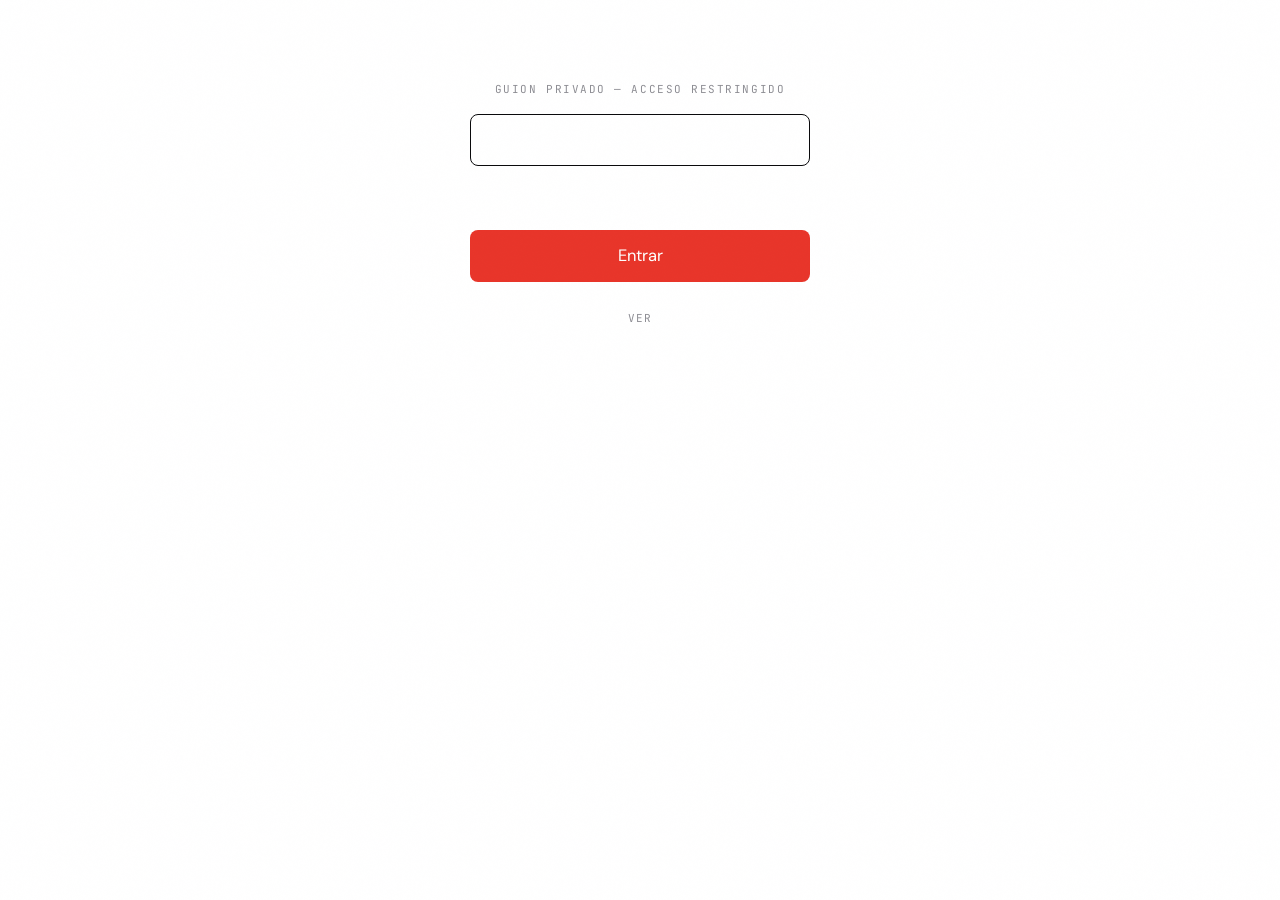
<file: leyva-script.html>
<!DOCTYPE html>
<html lang="es">
<head>
<meta charset="UTF-8">
<meta name="viewport" content="width=device-width, initial-scale=1.0, interactive-widget=resizes-content">
<meta name="robots" content="noindex, nofollow, noarchive">
<title>Guion de demo — Ferretería Roberto Leyva</title>

<!-- ============================================================
     Operating script for Luis Velázquez, read on a phone, one
     handed, in the room. Same IGNEA_OPS_TOKEN gate as leyva.html.

     Written in Spanish throughout because the reader is Nicaraguan
     and presenting in Spanish — the same reasoning as the
     conversation-language exception recorded in HANDOFF.md. This
     is an operational document for one named person, not site
     chrome, so it is not i18n'd.

     Design constraints, deliberately: 17px base, generous line
     height, one column, no element under 48px, nothing that needs
     two hands or a second glance. He is holding a phone in front
     of a buyer.
     ============================================================ -->

<link rel="icon" href="/favicon.svg" type="image/svg+xml">
<link rel="stylesheet" href="css/shared.css">
<style>
.sc{max-width:640px;margin:0 auto;padding:20px 18px 90px;font-size:17px;line-height:1.62}
.sc h1{font-size:23px;line-height:1.25;margin:0 0 4px}
.sc .sc-sub{font-family:var(--fm);font-size:11px;letter-spacing:.12em;text-transform:uppercase;color:var(--ink-3);margin-bottom:22px}

.sc-acc{border:1px solid var(--line);background:var(--bg-tint);padding:15px 16px;margin-bottom:20px}
.sc-acc h2{font-family:var(--fm);font-size:11px;letter-spacing:.12em;text-transform:uppercase;color:var(--ink-3);margin:0 0 10px}
.sc-acc dl{margin:0}
.sc-acc dt{font-family:var(--fm);font-size:10px;letter-spacing:.11em;text-transform:uppercase;color:var(--ink-3);margin-top:11px}
.sc-acc dt:first-child{margin-top:0}
.sc-acc dd{margin:3px 0 0;font-size:16px;line-height:1.45;word-break:break-all}
.sc-acc code{font-family:var(--fm);font-size:14px;background:var(--bg);border:1px solid var(--line);padding:2px 5px}

.sc-plain{border-left:3px solid var(--ink);padding:6px 0 6px 15px;margin:16px 0;font-size:16px;line-height:1.55}
.sc-plain b{font-family:var(--fm);font-size:10px;letter-spacing:.13em;text-transform:uppercase;color:var(--ink-3);display:block;margin-bottom:6px}

.sc-pre{border:1px solid var(--red);background:var(--red-wash);padding:15px 16px;margin-bottom:26px;border-radius:0}
.sc-pre h2{font-family:var(--fm);font-size:11px;letter-spacing:.12em;text-transform:uppercase;color:var(--red);margin:0 0 10px}
.sc-pre ol{margin:0;padding-left:20px}
.sc-pre li{margin-bottom:9px}
.sc-pre li:last-child{margin-bottom:0}

.sc-beat{border-top:1px solid var(--line);padding:22px 0 4px}
.sc-beat__n{display:flex;align-items:baseline;gap:10px;margin-bottom:10px}
.sc-beat__i{font-family:var(--fm);font-size:12px;letter-spacing:.1em;color:var(--red);flex-shrink:0}
.sc-beat__t{font-size:19px;font-weight:500;line-height:1.3}
.sc-beat__s{font-family:var(--fm);font-size:10.5px;letter-spacing:.1em;text-transform:uppercase;color:var(--ink-3);margin-left:auto;flex-shrink:0}

.sc-tap{display:block;border:1px solid var(--ink);border-radius:8px;padding:13px 15px;margin:12px 0;font-size:16px;min-height:48px}
.sc-tap b{font-family:var(--fm);font-size:10px;letter-spacing:.13em;text-transform:uppercase;color:var(--ink-3);display:block;margin-bottom:4px}

.sc-say{border-left:3px solid var(--red);padding:4px 0 4px 14px;margin:12px 0;font-style:italic;color:var(--ink)}
.sc-say b{font-style:normal;font-family:var(--fm);font-size:10px;letter-spacing:.13em;text-transform:uppercase;color:var(--ink-3);display:block;margin-bottom:5px}

.sc-exp{background:var(--bg-tint);padding:12px 14px;margin:12px 0;font-size:15.5px;color:var(--ink-2)}
.sc-exp b{font-family:var(--fm);font-size:10px;letter-spacing:.13em;text-transform:uppercase;color:var(--ink-3);display:block;margin-bottom:5px}

.sc-qa{border-top:1px solid var(--line);margin-top:30px;padding-top:22px}
.sc-qa h2{font-size:19px;margin:0 0 6px}
.sc-qa__lead{color:var(--ink-2);font-size:15.5px;margin-bottom:18px}
.sc-q{border:1px solid var(--line);padding:14px 15px;margin-bottom:12px}
.sc-q__q{font-weight:500;margin-bottom:8px}
.sc-q__a{color:var(--ink-2);font-size:16px}
.sc-q__a em{color:var(--ink);font-style:italic}
.sc-q--key{border-color:var(--red)}
.sc-q--key .sc-q__q{color:var(--red)}

/* ---- catalog list ---------------------------------------------------
   Read on a phone, one-handed, standing outside the shop. Dense enough to
   scan in thirty seconds, not a data table. */
.sc-cat{border-top:1px solid var(--line);margin-top:30px;padding-top:22px}
.sc-cat h2{font-size:19px;margin:0 0 6px}
.sc-cat__lead{color:var(--ink-2);font-size:15.5px;margin-bottom:6px}
.sc-cat__sum{font-family:var(--fm);font-size:11px;letter-spacing:.08em;text-transform:uppercase;color:var(--ink-3);margin-bottom:16px}
.sc-fam{margin-bottom:20px}
.sc-fam__h{font-family:var(--fm);font-size:10.5px;letter-spacing:.13em;text-transform:uppercase;color:var(--ink-3);padding-bottom:6px;border-bottom:1px solid var(--line);margin-bottom:2px}
.sc-it{display:flex;gap:10px;align-items:baseline;padding:9px 0;border-bottom:1px solid var(--line);font-size:15.5px;line-height:1.4}
.sc-it:last-child{border-bottom:0}
.sc-it__n{flex:1;min-width:0}
.sc-it__u{display:block;font-size:12.5px;color:var(--ink-3);margin-top:1px}
.sc-src{display:inline-block;font-family:var(--fm);font-size:8.5px;letter-spacing:.1em;padding:1px 4px;margin-top:3px;border:1px solid var(--line);color:var(--ink-3)}
.sc-src--estimado{border-color:var(--ink-3);color:var(--ink)}
.sc-src--facebook{border-color:#1877F2;color:#1877F2}
.sc-src--facebook_sin_verificar{border-color:var(--red);color:var(--red)}
.sc-it__p{font-family:var(--fm);font-size:15px;white-space:nowrap;text-align:right}
.sc-it__was{display:block;font-size:11.5px;color:var(--ink-3);text-decoration:line-through;margin-top:2px}
.sc-it--nop .sc-it__p{font-size:10.5px;letter-spacing:.08em;text-transform:uppercase;color:var(--red);white-space:normal;max-width:104px;line-height:1.35;text-align:right}
.sc-fam__no{font-size:13.5px;color:var(--ink-2);padding:8px 0 0;line-height:1.5}
.sc-fam__no b{display:block;font-family:var(--fm);font-size:10px;letter-spacing:.12em;text-transform:uppercase;color:var(--red);margin-bottom:2px}
.sc-nom{border:1px solid var(--red);background:var(--red-wash);padding:15px 16px;margin-top:8px}
.sc-nom h3{font-family:var(--fm);font-size:11px;letter-spacing:.12em;text-transform:uppercase;color:var(--red);margin:0 0 10px}
.sc-nom__r{font-size:15px;line-height:1.5;padding:7px 0;border-bottom:1px solid rgba(232,53,42,.22)}
.sc-nom__r:last-child{border-bottom:0}
.sc-nom__r b{display:block;font-family:var(--fm);font-size:10px;letter-spacing:.11em;text-transform:uppercase;color:var(--ink-3);margin-bottom:2px}
.sc-cat__stale{font-size:12.5px;color:var(--ink-3);margin-top:14px;line-height:1.5}
@media print{
  .lv-gate,.sc-back{display:none!important}
  .sc{padding:0;font-size:12pt}
  .sc-beat,.sc-qa,.sc-pre,.sc-acc,.sc-plain{page-break-inside:avoid}
  .sc-cat{page-break-before:always}
  .sc-it{padding:4px 0}
}

.sc-end{border-top:1px solid var(--line);margin-top:30px;padding-top:20px;font-size:15.5px;color:var(--ink-2)}
.sc-back{display:inline-block;min-height:48px;line-height:48px;padding:0 20px;border:1px solid var(--line);border-radius:8px;text-decoration:none;color:var(--ink);font-size:15px;margin-top:16px}

/* ---- ACCESS GATE ----------------------------------------------------
   TOP-ANCHORED, not vertically centred. `interactive-widget=resizes-content`
   is set on this page and does NOTHING on iOS Safari, which does not
   implement it — the layout viewport stays full height when the keyboard
   opens, so anything centred with vh units can sit underneath it. Keeping
   the block short and near the top means the field, the button and the
   error are all inside the visible strip. */
.lv-gate{max-width:380px;margin:0 auto;text-align:center;
         padding:max(56px,9vh) 20px calc(28px + env(safe-area-inset-bottom));
         display:flex;flex-direction:column}
body.kb-open .lv-gate{padding-top:16px}
.lv-gate input{width:100%;min-height:52px;padding:0 14px;border:1px solid var(--line);border-radius:8px;font-family:var(--fm);font-size:16px;text-align:center;letter-spacing:.1em;background:var(--bg);color:var(--ink);-webkit-appearance:none}
.lv-gate input:focus{border-color:var(--ink);outline:none}
.lv-gate__t{font-family:var(--fm);font-size:11px;letter-spacing:.14em;text-transform:uppercase;color:var(--ink-3);margin-bottom:16px;line-height:1.5}
/* Reserved height so an arriving error never shifts the button out from
   under a thumb that is already on its way down. */
.lv-gate__msg{font-size:14px;line-height:1.45;color:var(--red);margin-top:12px;min-height:40px;text-align:left}
.lv-gate__msg.on{padding:10px 12px;border:1px solid var(--red);background:var(--red-wash)}
.lv-gate__btn{width:100%;min-height:52px;margin-top:12px;border:0;border-radius:8px;background:var(--red);color:#fff;font-family:var(--ff);font-size:16.5px;cursor:pointer;-webkit-appearance:none;transition:opacity .12s var(--ease)}
.lv-gate__btn:disabled{opacity:.55;cursor:default}
.lv-gate__btn:active:not(:disabled){opacity:.85}
.lv-gate__show{margin-top:14px;background:none;border:0;color:var(--ink-3);font-family:var(--fm);font-size:11px;letter-spacing:.12em;text-transform:uppercase;cursor:pointer;min-height:44px;padding:0 12px;align-self:center}
.lv-gate__show:active{color:var(--ink)}
@media(prefers-reduced-motion:reduce){.lv-gate__btn{transition:none}}
</style>
</head>
<body>

<form class="lv-gate" id="lvGate" novalidate>
  <div class="lv-gate__t">Guion privado — acceso restringido</div>
  <input type="password" id="lvToken" name="token"
         autocomplete="off" autocapitalize="off" autocorrect="off"
         spellcheck="false" inputmode="text" enterkeyhint="go"
         aria-label="Clave de acceso" aria-describedby="lvGateMsg">
  <div class="lv-gate__msg" id="lvGateMsg" role="status" aria-live="polite"></div>
  <button type="submit" class="lv-gate__btn" id="lvGateBtn">Entrar</button>
  <button type="button" class="lv-gate__show" id="lvGateShow" aria-pressed="false">Ver</button>
</form>

<div class="sc" id="lvApp" style="display:none">

  <h1>Guion de demo</h1>
  <div class="sc-sub">Ferretería Roberto Leyva · 3 minutos · 5 momentos</div>

  <div class="sc-acc">
    <h2>Acceso</h2>
    <dl>
      <dt>Dirección</dt>
      <dd id="scUrl">—</dd>
      <dt>Clave</dt>
      <dd>La que le pasó Fede por aparte. No está escrita aquí ni en ningún otro lado de esta página.</dd>
      <dt>Guarde el acceso</dt>
      <dd>Ábralo <b>antes</b> de salir de su casa o de la oficina, con buena señal. La clave queda guardada en el navegador mientras no lo cierre.</dd>
      <dt>En iPhone</dt>
      <dd>Compartir → <b>Agregar a pantalla de inicio</b>. Ábralo desde ese ícono: así abre sin la barra de Safari.</dd>
    </dl>
  </div>

  <div class="sc-pre">
    <h2>Antes de entrar</h2>
    <ol>
      <li>Abra la página y espere a que cargue completa.</li>
      <li>Toque cualquier pregunta una vez para probar. Mire el panel de la derecha (o de abajo, en el teléfono): si dice <b>Modelo</b>, hay señal. Si dice <b>Local</b>, no hay. Si dice <b>Determinista</b>, es una respuesta que nunca pasa por el modelo — eso es normal y es a propósito.</li>
      <li><b>Confirme que diga «Modelo» antes de entrar.</b> Si dice «Local» sin que usted haya activado nada, es que la señal está mala. No es un problema, pero conviene saberlo antes que enfrente del cliente.</li>
      <li>Si el wifi de la tienda es malo o no está seguro, active <b>Modo sin conexión</b> antes de entrar. Contesta igual de bien, más rápido, y nadie lo nota. Actívelo también si prefiere no depender de nada.</li>
      <li>Ponga el interruptor de memoria en <b>Cliente nuevo</b> o en <b>Cliente que vuelve</b> según el momento que vaya a mostrar (ver el momento 04).</li>
      <li>Toque <b>Reiniciar</b> para dejar la conversación limpia.</li>
      <li>Suba el brillo de la pantalla al máximo.</li>
      <li><b>Pantalla completa:</b> tóquela antes de entregar el teléfono. Para salir, <b>toque tres veces la esquina superior izquierda</b> — no hay botón visible, a propósito.</li>
    </ol>
  </div>

  <div class="sc-beat">
    <div class="sc-beat__n">
      <span class="sc-beat__i">01</span>
      <span class="sc-beat__t">Que reconozca sus propios precios</span>
      <span class="sc-beat__s">25 s</span>
    </div>
    <span class="sc-tap"><b>Toque</b>¿A cómo está la lámina de gypsum?</span>
    <div class="sc-say"><b>Mientras escribe</b>Esto está leyendo el catálogo de ustedes. La promoción de patrias, la que publicaron.</div>
    <div class="sc-exp"><b>Qué va a salir</b>El precio de la lámina de gypsum en C$370, y que antes andaba en C$400.</div>
    <div class="sc-say"><b>Cuando salga el precio</b>Ese es su precio. No es uno inventado ni sacado de internet.</div>
  </div>

  <div class="sc-beat">
    <div class="sc-beat__n">
      <span class="sc-beat__i">02</span>
      <span class="sc-beat__t">Que no invente lo que no sabe</span>
      <span class="sc-beat__s">35 s</span>
    </div>
    <span class="sc-tap"><b>Toque</b>¿Manejan taladro Caterpillar?</span>
    <div class="sc-say"><b>Mientras escribe</b>Aquí está lo importante.</div>
    <div class="sc-exp"><b>Qué va a salir</b>Nombra el taladro Caterpillar con sus especificaciones reales, dice que no tiene el precio, y ofrece confirmarlo con el mostrador.</div>
    <div class="sc-say"><b>Después</b>No tenemos el precio de esa herramienta, entonces no se lo inventa. Le da las especificaciones que sí son ciertas y le pasa la consulta a ustedes. Un sistema que adivina precios le crea un problema con el cliente; este se lo devuelve al mostrador.</div>
    <div class="sc-exp"><b>Señale</b>El panel, donde dice <b>SIN PRECIO EN SISTEMA</b> en rojo.</div>
  </div>

  <div class="sc-beat">
    <div class="sc-beat__n">
      <span class="sc-beat__i">03</span>
      <span class="sc-beat__t">Que reconozca sus límites</span>
      <span class="sc-beat__s">25 s</span>
    </div>
    <span class="sc-tap"><b>Toque</b>¿Cuántas láminas tienen?</span>
    <div class="sc-exp"><b>Qué va a salir</b>Dice que confirma con el mostrador y pregunta cuántas ocupa. No da un número.</div>
    <div class="sc-say"><b>Diga</b>Con inventario es igual. Hoy no está conectado al sistema de ustedes, entonces no promete nada. Cuando lo conectemos, esta pregunta la contesta solo.</div>
  </div>

  <div class="sc-beat">
    <div class="sc-beat__n">
      <span class="sc-beat__i">04</span>
      <span class="sc-beat__t">Que se acuerde del cliente</span>
      <span class="sc-beat__s">60 s</span>
    </div>
    <div class="sc-exp"><b>Este es el momento nuevo, y es el que más vale para un maestro de obra. Se muestra por contraste: primero sin memoria, después con memoria. El interruptor está en su panel — el cliente no lo ve.</b></div>

    <span class="sc-tap"><b>1. Ponga</b>Cliente nuevo &nbsp;·&nbsp; luego toque <b>Lo mismo del mes pasado</b></span>
    <div class="sc-exp"><b>Qué va a salir</b>«No tengo un pedido anterior suyo aquí. ¿Qué ocupa?»</div>
    <div class="sc-say"><b>Diga</b>Con un cliente nuevo no inventa nada. No le dice «como siempre» si no hay un siempre.</div>

    <span class="sc-tap"><b>2. Cambie a</b>Cliente que vuelve &nbsp;·&nbsp; toque <b>Reiniciar</b> &nbsp;·&nbsp; toque otra vez <b>Lo mismo del mes pasado</b></span>
    <div class="sc-exp"><b>Qué va a salir</b>Saca la proforma anterior por su número, le lista las líneas que iban en ella, y le pregunta si van las mismas cantidades. Fíjese que <b>pregunta</b>, no supone.</div>
    <div class="sc-say"><b>Diga</b>Eso que acaba de pasar es lo que su maestro de obra hace por teléfono en cinco mensajes. Aquí es uno.</div>
    <div class="sc-say"><b>Conteste</b>«sí» &nbsp;→&nbsp; le pregunta a nombre de quién va la proforma. <b>Conteste «sí» otra vez</b> y le manda el PDF.</div>
    <div class="sc-exp"><b>Señale</b>En su panel: <b>Memoria</b>, <b>Derivado</b> y <b>Preguntado</b>. Muestra de dónde salió cada dato — igual que con los precios.</div>
    <div class="sc-say"><b>Lo importante de decir aquí</b>No lo saluda por nombre al entrar. Eso es a propósito: el teléfono se comparte entre la gente de la cuadrilla, y saludar al que no es por su nombre queda feo. El nombre lo usa donde hace falta, que es en la proforma.</div>

    <span class="sc-tap"><b>3. Si quiere cerrar fuerte</b>Olvidá mis datos</span>
    <div class="sc-exp"><b>Qué va a salir</b>Los borra y se lo confirma. Y los borra de verdad — si vuelve a preguntar «lo mismo del mes pasado», ya no tiene nada.</div>
  </div>

  <div class="sc-beat">
    <div class="sc-beat__n">
      <span class="sc-beat__i">05</span>
      <span class="sc-beat__t">Cierre: la proforma</span>
      <span class="sc-beat__s">35 s</span>
    </div>
    <span class="sc-tap"><b>Escriba, tal cual</b>3 tubos de 1/2", 2 tubos de 1", 5 bultos de cemento</span>
    <div class="sc-exp"><b>Qué va a salir</b>Las tres líneas, cada una con su precio y su importe, y el total. <b>Es el mismo pedido que falló la vez pasada</b> — ahora no se pierde ninguno.</div>
    <span class="sc-tap"><b>Después</b>dame la proforma de todo</span>
    <div class="sc-exp"><b>Qué va a salir</b>Repite el pedido COMPLETO una sola vez y pregunta si está bien. Diga «sí» y pregunta a nombre de quién. <b>Nada sale antes de eso.</b> Cuando da el nombre, llega el PDF como archivo, igual que en WhatsApp — con las tres líneas.</div>
    <div class="sc-exp"><b>Si quiere rematar</b>Escriba «y los tubos de pvc». Le contesta que ya los tiene apuntados y se los lista — no le pide que los repita.</div>
    <div class="sc-exp"><b>Ojo</b>«Me arma una cotización» sin haber pedido nada ahora contesta «Todavía no tengo nada apuntado. ¿Qué le pongo?». Es lo correcto: sin pedido no hay documento. Ya no inventa uno de muestra.</div>
    <div class="sc-say"><b>Cuando llegue el PDF</b>Eso le llegó al cliente en menos de un minuto. A las once de la noche, un domingo, sin que nadie del mostrador contestara.</div>
    <div class="sc-exp"><b>Aquí</b>Entregue el teléfono. Déjelo escribir lo que quiera.</div>
  </div>

  <div class="sc-plain">
    <b>Dos cosas que conviene decir usted, antes de que las pregunten</b>
    <p style="margin:0 0 12px">«La memoria en este demo vive en este navegador y se va con él. <b>Así se comporta; en producción vive en la base de datos de ustedes.</b>» — dígalo sin rodeos. Que quede claro que lo que está viendo es el comportamiento, no el almacenamiento definitivo.</p>
    <p style="margin:0">Y si un precio ya cambió: <b>«Esos son los precios de su publicación de agosto. Cargamos su catálogo tal cual.»</b> No se disculpe. Es la respuesta más fuerte que tiene.</p>
  </div>

  <div class="sc-qa">
    <h2>Si le preguntan</h2>
    <p class="sc-qa__lead">Conteste corto y siga. Todas estas ya están resueltas — no improvise.</p>

    <div class="sc-q sc-q--key">
      <div class="sc-q__q">"Ese precio ya cambió" / "esa promoción ya se venció"</div>
      <div class="sc-q__a">Es la respuesta más importante de la lista. No se disculpe ni lo tape.<br><em>"Correcto — esos son los precios de su publicación de agosto. Nosotros cargamos el catálogo tal cual nos lo dan. Ustedes lo actualizan y el asistente cambia con él, el mismo día."</em><br>Eso convierte el error en la demostración: el sistema refleja el catálogo que le den, ni más ni menos.</div>
    </div>

    <div class="sc-q">
      <div class="sc-q__q">"¿Esto es un robot?"</div>
      <div class="sc-q__a">Déjelo que le pregunte al asistente directamente. Contesta solo, y contesta bien: dice que es el asistente de la ferretería y sigue trabajando. No lo conteste usted.</div>
    </div>

    <div class="sc-q">
      <div class="sc-q__q">"¿Y si el cliente pregunta algo que no está en el catálogo?"</div>
      <div class="sc-q__a">Que lo pruebe. Toque <b>¿Tienen cemento?</b> o déjelo escribir. Dice que no lo maneja y ofrece pasar la consulta — nunca ofrece otra cosa por salir del paso.</div>
    </div>

    <div class="sc-q">
      <div class="sc-q__q">"¿Esto contesta mi WhatsApp de verdad?"</div>
      <div class="sc-q__a"><em>"Todavía no. Esto es el asistente funcionando con su catálogo. Conectarlo a su número es el siguiente paso y se hace con la conexión oficial de WhatsApp, que es la que no pone su número en riesgo."</em><br>No prometa fecha.</div>
    </div>

    <div class="sc-q">
      <div class="sc-q__q">"¿Cuánto cuesta?"</div>
      <div class="sc-q__a">No dé número en la reunión. <em>"Depende de qué tanto quiera conectar. Le mando la propuesta con el alcance ya definido."</em></div>
    </div>

    <div class="sc-q sc-q--key">
      <div class="sc-q__q">"¿Y esto se acuerda de mis clientes?"</div>
      <div class="sc-q__a">Sí, y muéstreselo — es el momento 04.<br><em>"Se guarda por número de WhatsApp. Lo que el cliente le dijo — nombre, razón social, RUC — se lo puede repetir porque él se lo dijo. Lo que se calcula del historial, como el pedido anterior, se lo ofrece preguntando, nunca dándolo por hecho."</em></div>
    </div>

    <div class="sc-q">
      <div class="sc-q__q">"¿Y dónde queda guardado eso?"</div>
      <div class="sc-q__a">Diga la verdad, es más fuerte que cualquier promesa.<br><em>"En este demo vive en el navegador de este teléfono y se va con él. En producción vive en la base de datos de ustedes."</em><br>No diga que los datos "son de ellos" ni que "cumplimos con la ley de datos". Eso se pone por escrito en el contrato, no en una reunión.</div>
    </div>

    <div class="sc-q">
      <div class="sc-q__q">"¿Y si un cliente quiere que borren sus datos?"</div>
      <div class="sc-q__a">Que lo pruebe él mismo. Que escriba <b>olvidá mis datos</b>. Los borra y se lo confirma — y los borra de verdad: si después pregunta "lo mismo del mes pasado", ya no tiene nada.</div>
    </div>

    <div class="sc-q">
      <div class="sc-q__q">"¿No me va a mandar una proforma con el nombre equivocado?"</div>
      <div class="sc-q__a">No, porque siempre pregunta antes.<br><em>"Nunca manda un documento con un nombre que nadie le confirmó. Si tiene la razón social de hace meses, se la pregunta en vez de darla por buena. Y si le falta un dato, lo pregunta — no lo deja en blanco."</em></div>
    </div>

    <div class="sc-q">
      <div class="sc-q__q">"¿Por qué no me saluda por mi nombre si ya me conoce?"</div>
      <div class="sc-q__a">Si lo notan, es buena señal — está hecho a propósito.<br><em>"Porque el teléfono se comparte. Si contesta el ayudante y el asistente lo saluda a usted por su nombre, queda mal delante de quien sea que esté ahí. El nombre lo usa en la proforma, que es donde hace falta."</em></div>
    </div>

    <div class="sc-q">
      <div class="sc-q__q">Se cae el internet a media demo</div>
      <div class="sc-q__a">No pasa nada y no se nota — sigue contestando. Si quiere estar seguro, active <b>Modo sin conexión</b> y siga como si nada. No lo mencione.</div>
    </div>

    <div class="sc-q">
      <div class="sc-q__q">Contesta algo raro o fuera de lugar</div>
      <div class="sc-q__a">Toque <b>Reiniciar</b> y vuelva a la pregunta anterior. No lo discuta con el asistente enfrente del cliente.</div>
    </div>
  </div>

  <div class="sc-cat" id="scCat">
    <h2>Qué hay en la base de datos</h2>
    <p class="sc-cat__lead">Todo lo que el asistente puede cotizar. Si no está aquí, no lo tiene — y va a decir que no lo maneja.</p>
    <div class="sc-cat__sum" id="scCatSum">Cargando…</div>
    <div class="sc-cat__sum" id="scCatLeg" style="text-transform:none;letter-spacing:0;font-size:12px;line-height:1.6"></div>
    <div id="scCatBody"></div>
    <div id="scCatNo"></div>
    <p class="sc-cat__stale">Estos precios salen de las publicaciones de Facebook del negocio, de agosto. Si el cliente dice que alguno ya cambió, esa es la respuesta buena: <b>«cargamos su catálogo tal cual; ustedes lo actualizan y el asistente cambia con él»</b>.</p>
  </div>

  <div class="sc-end">
    <b>Lo único que no debe hacer:</b> prometer que el asistente sabe existencias, precios de las herramientas Caterpillar, o costo de entrega. Esos tres no los tenemos. Que el asistente los mande al mostrador es la función, no la falla.
    <br><br>
    <b>Y sobre la memoria:</b> no diga que los datos del cliente "son de ellos" ni que el sistema "cumple con la ley de datos de Nicaragua". Las dos cosas van por escrito en el contrato, revisadas por abogado, no habladas en una reunión. Lo que sí puede decir es <b>qué hace el sistema</b>: guarda por número, repite solo lo que el cliente dijo, pregunta lo demás, y borra cuando se lo piden.
    <br>
    <a class="sc-back" href="/leyva">&larr; Volver al demo</a>
  </div>

</div>

<script src="js/leyva-gate.js"></script>
<script>
  /* The brief prints the address it is being read from, so the partner never
     has to be told a URL out loud or copy one out of a message. Nothing is
     hardcoded — a preview URL pasted into a document goes stale the moment
     the deployment moves. */
  var CACHE = 'ignea_leyva_catalog';

  function money(n) { return 'C$' + Number(n).toLocaleString('en-US'); }

  function el(tag, cls, txt) {
    var d = document.createElement(tag);
    if (cls) d.className = cls;
    if (txt != null) d.textContent = txt;
    return d;
  }

  function render(d) {
    var pf = d.resumen.porFuente || {};
    document.getElementById('scCatSum').textContent =
      d.resumen.total + ' productos · ' + d.resumen.conPrecio + ' con precio · ' + d.resumen.sinPrecio + ' sin precio en sistema';
    var leg = document.getElementById('scCatLeg');
    if (leg) leg.innerHTML =
      '<b>EST</b> ' + (pf.estimado || 0) + ' precio nuestro de mercado, no de la ferretería &nbsp;·&nbsp; ' +
      '<b>FB</b> ' + (pf.facebook || 0) + ' publicación del 10/10/2025 con enlace &nbsp;·&nbsp; ' +
      '<b>FB?</b> ' + (pf.facebook_sin_verificar || 0) + ' transcrito sin enlace, pudo vencer';

    var body = document.getElementById('scCatBody');
    body.innerHTML = '';
    d.grupos.forEach(function (g) {
      var w = el('div', 'sc-fam');
      w.appendChild(el('div', 'sc-fam__h', g.familia + ' · ' + g.items.length));
      g.items.forEach(function (it) {
        var row = el('div', 'sc-it' + (it.precio === null ? ' sc-it--nop' : ''));
        var n = el('div', 'sc-it__n');
        n.appendChild(document.createTextNode(it.n));
        if (it.u || it.specs) n.appendChild(el('span', 'sc-it__u', [it.u, it.specs].filter(Boolean).join(' · ')));
        /* Provenance, operator-only. The customer sees a price either way; Luis
           needs to know which numbers are the ferretería's own and which are
           ours, because only one of those he can defend if challenged. */
        if (it.fuente) {
          var F = { estimado: ['EST', 'precio nuestro de mercado, no de ellos'],
                    facebook: ['FB', 'publicación del 10/10/2025 con enlace'],
                    facebook_sin_verificar: ['FB?', 'transcrito, sin enlace — pudo vencer'] }[it.fuente];
          if (F) { var tg = el('span', 'sc-src sc-src--' + it.fuente, F[0]); tg.title = F[1]; n.appendChild(tg); }
        }
        row.appendChild(n);
        var pr = el('div', 'sc-it__p');
        if (it.precio === null) {
          // The operator has to be able to spot these at a glance: they are
          // the escalation demo, and they are also what he must never promise.
          pr.textContent = 'sin precio en sistema — escala';
        } else {
          pr.appendChild(document.createTextNode(money(it.precio)));
          if (it.precio_antes) pr.appendChild(el('span', 'sc-it__was', money(it.precio_antes)));
        }
        row.appendChild(pr);
        w.appendChild(row);
      });
      if (g.noManeja && g.noManeja.length) {
        var no = el('div', 'sc-fam__no');
        no.appendChild(el('b', null, 'De esta familia NO tiene'));
        no.appendChild(document.createTextNode(g.noManeja.join(', ') + '.'));
        w.appendChild(no);
      }
      body.appendChild(w);
    });

    var nw = document.getElementById('scCatNo');
    nw.innerHTML = '';
    var box = el('div', 'sc-nom');
    box.appendChild(el('h3', null, 'Lo que NO manejan — pregúntelo a propósito o esquívelo'));
    d.noManeja.forEach(function (f) {
      var r = el('div', 'sc-nom__r');
      r.appendChild(el('b', null, f.familia));
      r.appendChild(document.createTextNode(f.ejemplos.join(', ')));
      box.appendChild(r);
    });
    nw.appendChild(box);
  }

  /* Cached after the first successful load, because this gets read standing
     outside a shop where the signal is whatever it is. Open it once with
     signal and it stays readable. */
  function loadCatalog() {
    try {
      var c = sessionStorage.getItem(CACHE) || localStorage.getItem(CACHE);
      if (c) render(JSON.parse(c));
    } catch (e) {}

    fetch('/api/leyva-catalog', { headers: { 'x-ignea-ops-token': sessionStorage.getItem('ignea_ops_token') || '' } })
      .then(function (r) { return r.ok ? r.json() : null; })
      .then(function (d) {
        if (!d) throw new Error('no data');
        render(d);
        try { localStorage.setItem(CACHE, JSON.stringify(d)); } catch (e) {}
      })
      .catch(function () {
        var sum = document.getElementById('scCatSum');
        if (!document.getElementById('scCatBody').children.length) {
          sum.textContent = 'No se pudo cargar el catálogo. Ábralo una vez con señal y queda guardado.';
        }
      });
  }

  document.addEventListener('DOMContentLoaded', function () {
    var u = document.getElementById('scUrl');
    if (u) u.textContent = location.origin + '/leyva';
    LeyvaGate.init({ onOk: loadCatalog });
  });
</script>
</body>
</html>
</file>
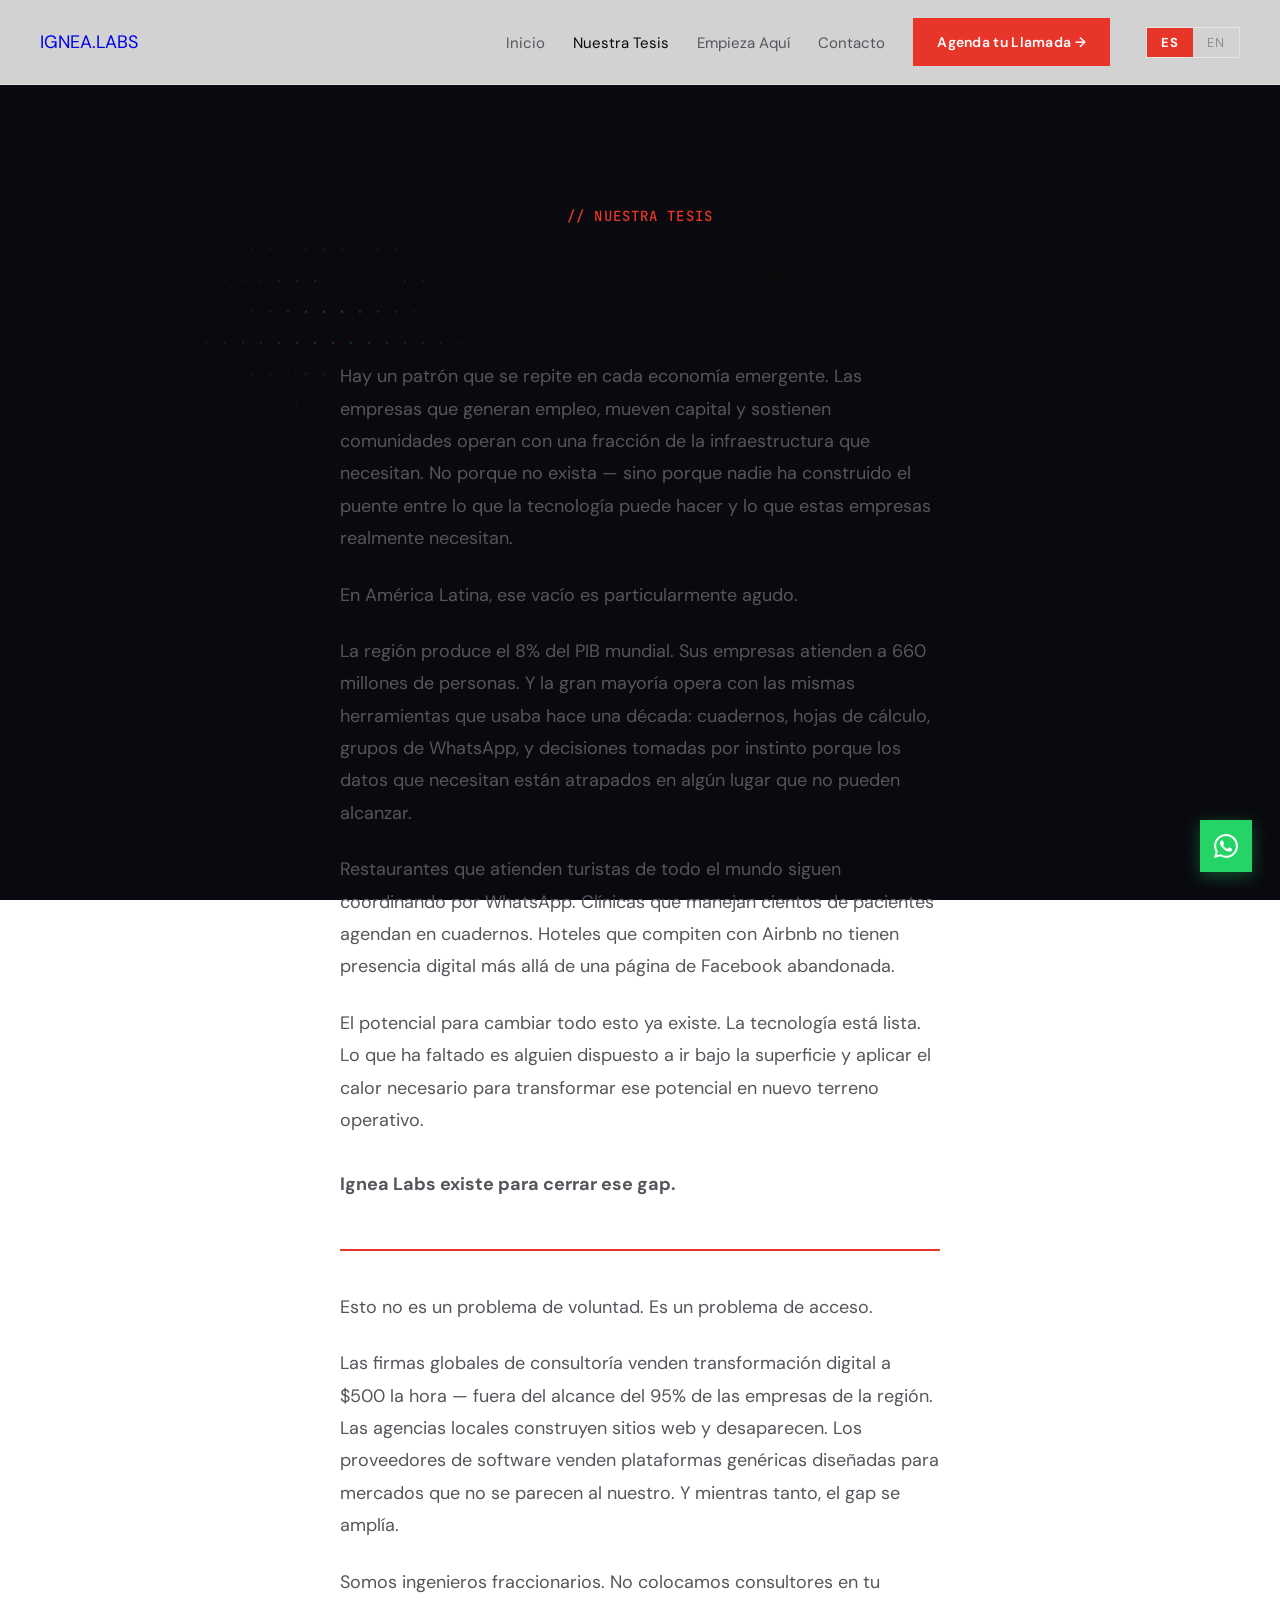
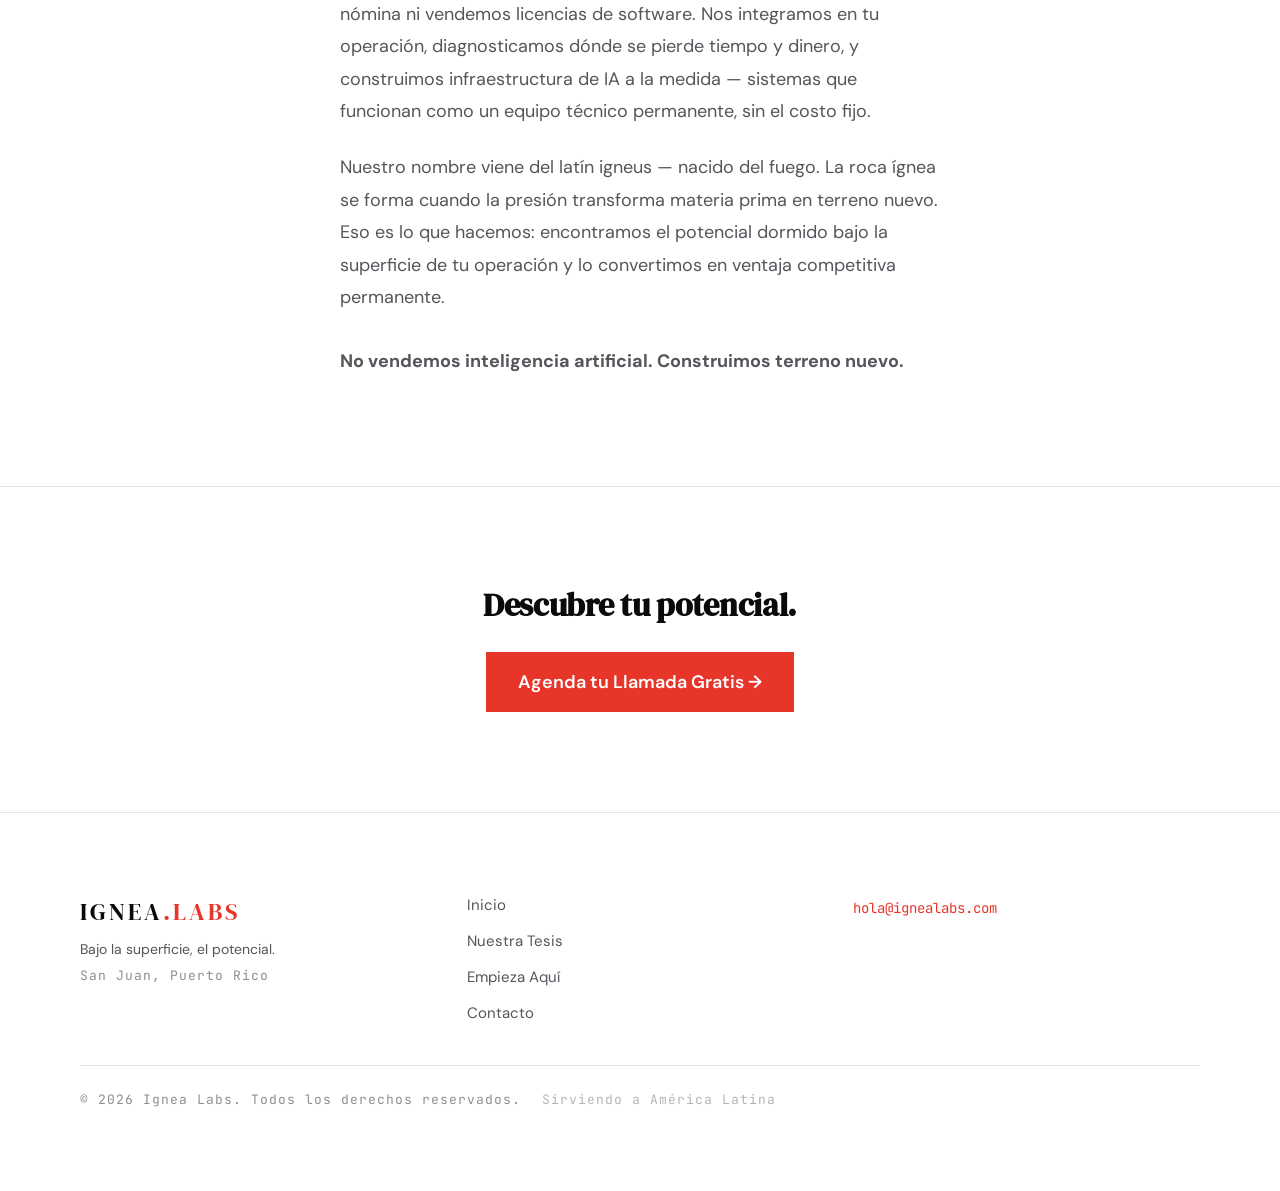
<file: manifesto.html>
<!DOCTYPE html>
<html lang="es">
<head>
<meta charset="UTF-8">
<meta name="viewport" content="width=device-width, initial-scale=1.0">
<title>Nuestra Tesis | Ignea Labs</title>
<meta name="description" content="Ignea Labs toma su nombre de la roca ígnea — formada cuando el magma se transforma en nuevo terreno. Eso hacemos con tu negocio.">
<meta property="og:title" content="Manifiesto | Ignea Labs">
<meta property="og:description" content="Ignea Labs toma su nombre de la roca ígnea — formada cuando el magma se transforma en nuevo terreno. Eso hacemos con tu negocio.">
<meta property="og:type" content="website">
<meta property="og:image" content="/assets/og-image.png">
<meta name="twitter:card" content="summary_large_image">
<link rel="canonical" href="https://ignealabs.com/manifesto.html">
<link rel="preconnect" href="https://fonts.googleapis.com">
<link rel="preconnect" href="https://fonts.gstatic.com" crossorigin>
<link href="https://fonts.googleapis.com/css2?family=Plus+Jakarta+Sans:wght@400;500;600;700&family=JetBrains+Mono:wght@300;400;500;700&display=swap" rel="stylesheet">
<link rel="stylesheet" href="css/shared.css">
<link rel="stylesheet" href="css/components.css">
<style>
/* MANIFESTO PAGE */
.man-hero{padding:120px 0 60px;text-align:center;opacity:0;animation:up .7s .2s forwards}
.man-hero h1{font-size:clamp(28px,4vw,48px);font-weight:700;line-height:1.1;max-width:640px;margin:0 auto}
.man-hero h1 em{font-style:normal;color:var(--accent)}
.man-hero .sec-tag{margin-bottom:20px}

.man-content p{font-size:18px;color:var(--body-light);line-height:1.8;margin-bottom:24px}
.man-content p:last-child{margin-bottom:0}

.man-break{font-size:24px;font-weight:700;color:var(--accent);padding:8px 0;margin-bottom:8px}

.man-hr{border:none;height:2px;background:var(--accent);margin:40px 0}

.man-closing{font-size:22px;font-weight:700;color:var(--white);padding:8px 0}

.sec-cta h2{font-size:clamp(22px,3vw,32px);font-weight:700;margin-bottom:28px}

.fade-up{opacity:0;transform:translateY(16px)}
.fade-up.visible{opacity:1;transform:translateY(0);transition:all .6s ease}

@media(max-width:768px){
  .man-hero{padding:80px 0 40px}
  .sec-cta{padding:60px 0!important}
}
@media(max-width:480px){
  .man-content p{font-size:15px}
}
</style>
<script defer data-domain="ignealabs.com" src="https://plausible.io/js/script.js"></script>
</head>
<body>

<div class="gradient-dots-bg" id="gradientBg"></div>

<div class="page">

<!-- NAV -->
<nav>
  <a href="index.html" class="brand">
    <span class="brand-name">IGNEA<span class="brand-accent">.LABS</span></span>
  </a>
  <div class="nav-right">
    <ul class="nav-links">
      <li><a href="index.html" data-i18n="nav.home">Inicio</a></li>
      <li><a href="manifesto.html" class="active" data-i18n="nav.manifesto">Nuestra Tesis</a></li>
      <li><a href="diagnostic.html" data-i18n="nav.start">Empieza Aquí</a></li>
      <li><a href="contact.html" data-i18n="nav.contact">Contacto</a></li>
    </ul>
    <a href="diagnostic.html" class="btn-primary btn-nav" data-i18n-btn="nav.cta">Agenda tu Llamada &rarr;</a>
    <button class="hamburger" id="hamburger" aria-label="Menu"><span></span><span></span><span></span></button>
    <div class="lang-toggle">
      <button class="lang-btn active" id="langES" onclick="setLang('es')">ES</button>
      <button class="lang-btn" id="langEN" onclick="setLang('en')">EN</button>
    </div>
  </div>
</nav>
<div class="mobile-overlay" id="mobileOverlay"></div>
<div class="mobile-menu" id="mobileMenu">
  <a href="index.html" data-i18n="nav.home">Inicio</a>
  <a href="manifesto.html" class="active" data-i18n="nav.manifesto">Nuestra Tesis</a>
  <a href="diagnostic.html" data-i18n="nav.start">Empieza Aquí</a>
  <a href="contact.html" data-i18n="nav.contact">Contacto</a>
</div>

<main>

  <!-- HERO -->
  <section class="man-hero">
    <div class="content-wrap">
      <div class="sec-tag" data-i18n="man.tag">// Manifiesto</div>
      <h1 data-i18n-html="man.title">Puerto Rico se forjó con fuego. El próximo terreno es <em>digital.</em></h1>
    </div>
  </section>

  <!-- CONTENT -->
  <section class="man-content" style="padding:0 0 100px">
    <div class="content-wrap" style="max-width:680px">

      <p class="fade-up" data-i18n="man.p1">Puerto Rico nació del fuego volcánico. El Yunque, Toro Negro, las montañas que cruzan la isla — cada una se formó a través del mismo proceso: presión desde abajo, calor aplicado a materia prima, nuevo terreno emergiendo donde antes no había nada.</p>

      <p class="fade-up" data-i18n="man.p2">Ignea Labs toma su nombre de ese proceso. Ígnea — nacida del fuego. La roca ígnea se forma cuando el magma atrapado bajo la superficie encuentra su camino hacia arriba y se transforma en terreno sólido. Eso es exactamente lo que hacemos.</p>

      <p class="fade-up" data-i18n="man.p3">Las empresas que mueven la economía de Puerto Rico están rodeadas de potencial dormido — océanos de datos que no pueden ver, sistemas que no se comunican entre sí, departamentos operando en aislamiento. Sus líderes toman decisiones por instinto porque la información que necesitan está atrapada en algún lugar que no pueden alcanzar.</p>

      <p class="fade-up" data-i18n="man.p3b">Restaurantes que atienden turistas de todo el mundo siguen coordinando por WhatsApp. Clínicas que manejan cientos de pacientes agendan en cuadernos. Hoteles que compiten con Airbnb no tienen presencia digital más allá de una página de Facebook abandonada.</p>

      <p class="fade-up" data-i18n="man.p3c">El potencial para cambiar todo esto ya existe. La tecnología está lista. Lo que ha faltado es alguien dispuesto a ir bajo la superficie y aplicar el calor necesario para transformar ese potencial en nuevo terreno operativo.</p>

      <p class="fade-up man-break" data-i18n="man.break">Eso es Ignea Labs.</p>

      <hr class="man-hr">

      <p class="fade-up" data-i18n="man.p4">No somos una consultora que vende presentaciones. No somos una agencia que escribe código y desaparece. Nos metemos dentro de tu operación, encontramos dónde está el potencial dormido, y construimos la infraestructura que lo activa — permanentemente.</p>

      <p class="fade-up" data-i18n="man.p5">Trabajamos con un número reducido de socios. No porque no podamos escalar, sino porque la transformación exige proximidad, honestidad, y el tipo de atención que desaparece en el momento que intentas atender a todos. Cada empresa que tomamos recibe todo el peso de lo que sabemos. Eso no es una filosofía. Es una promesa.</p>

      <p class="fade-up" data-i18n="man.p6">Nos llamamos Ignea porque la transformación, como el fuego volcánico, se propaga. Cada automatización enciende la siguiente. Cada insight agudiza el que sigue. La brecha entre tu negocio y tu competencia se amplía silenciosamente, y luego de golpe.</p>

      <p class="fade-up" data-i18n="man.p7">La próxima generación de líderes empresariales en Puerto Rico se definirá por una sola decisión. No qué mercado entraron. No qué producto lanzaron. Si activaron el potencial dormido en su operación antes que su competencia — o pasaron años viendo cómo la brecha se ampliaba desde el lado equivocado.</p>

      <p class="fade-up man-closing" data-i18n="man.closing">No vendemos IA. Construimos nuevo terreno.</p>

    </div>
  </section>

  <!-- CTA -->
  <section class="sec-cta" style="text-align:center;padding:100px 0;border-top:1px solid var(--border)">
    <div class="content-wrap">
      <h2 data-i18n="man.ctaTitle">Descubre tu potencial.</h2>
      <a href="diagnostic.html" class="btn-primary" data-i18n-btn="man.ctaBtn">Agenda tu Llamada &rarr;</a>
    </div>
  </section>

</main>

<footer>
  <div class="footer-inner content-wrap">
    <div class="footer-top">
      <div class="footer-brand">
        <div class="f-brand">IGNEA<span>.LABS</span></div>
        <div class="f-tag" data-i18n="footer.tag">Bajo la superficie, el potencial.</div>
        <div style="font-family:var(--fm);font-size:13px;color:var(--text-dim);letter-spacing:1px;margin-top:6px" data-i18n="footer.address">San Juan, Puerto Rico</div>
      </div>
      <div class="footer-nav">
        <a href="index.html" data-i18n="nav.home">Inicio</a>
        <a href="manifesto.html" data-i18n="nav.manifesto">Nuestra Tesis</a>
        <a href="diagnostic.html" data-i18n="nav.start">Empieza Aquí</a>
        <a href="contact.html" data-i18n="nav.contact">Contacto</a>
      </div>
      <div class="footer-contact"><a href="mailto:hola@ignealabs.com">hola@ignealabs.com</a></div>
    </div>
    <div class="footer-bottom">&copy; 2026 Ignea Labs. <span data-i18n="footer.rights">Todos los derechos reservados.</span> <span style="margin-left:12px;opacity:.65" data-i18n="footer.serving">Orgullosamente sirviendo a Puerto Rico</span></div>
  </div>
</footer>

</div>

<script src="js/i18n.js"></script>
<script src="js/analytics.js"></script>
<script src="js/grid-bg.js"></script>
<script>
(function() {
  var hamburger = document.getElementById('hamburger');
  var mobileMenu = document.getElementById('mobileMenu');
  var mobileOverlay = document.getElementById('mobileOverlay');

  function toggleMenu() {
    hamburger.classList.toggle('open');
    mobileMenu.classList.toggle('open');
    mobileOverlay.classList.toggle('open');
  }

  if (hamburger) hamburger.addEventListener('click', toggleMenu);
  if (mobileOverlay) mobileOverlay.addEventListener('click', toggleMenu);
})();

(function() {
  var blocks = document.querySelectorAll('.fade-up');
  var observer = new IntersectionObserver(function(entries) {
    entries.forEach(function(entry) {
      if (entry.isIntersecting) entry.target.classList.add('visible');
    });
  }, { threshold: 0.15 });
  blocks.forEach(function(b) { observer.observe(b); });
})();

document.addEventListener('langchange', function(e) {
  document.title = e.detail.lang === 'es' ? 'Manifiesto | Ignea Labs' : 'Manifesto | Ignea Labs';
});

</script>
<script src="js/scroll-animations.js"></script>
<a href="https://wa.me/19493736407" target="_blank" rel="noopener" class="wa-float" aria-label="WhatsApp">
  <svg xmlns="http://www.w3.org/2000/svg" width="24" height="24" viewBox="0 0 24 24" fill="currentColor"><path d="M17.472 14.382c-.297-.149-1.758-.867-2.03-.967-.273-.099-.471-.148-.67.15-.197.297-.767.966-.94 1.164-.173.199-.347.223-.644.075-.297-.15-1.255-.463-2.39-1.475-.883-.788-1.48-1.761-1.653-2.059-.173-.297-.018-.458.13-.606.134-.133.298-.347.446-.52.149-.174.198-.298.298-.497.099-.198.05-.371-.025-.52-.075-.149-.669-1.612-.916-2.207-.242-.579-.487-.5-.669-.51-.173-.008-.371-.01-.57-.01-.198 0-.52.074-.792.372-.272.297-1.04 1.016-1.04 2.479 0 1.462 1.065 2.875 1.213 3.074.149.198 2.096 3.2 5.077 4.487.709.306 1.262.489 1.694.625.712.227 1.36.195 1.871.118.571-.085 1.758-.719 2.006-1.413.248-.694.248-1.289.173-1.413-.074-.124-.272-.198-.57-.347m-5.421 7.403h-.004a9.87 9.87 0 01-5.031-1.378l-.361-.214-3.741.982.998-3.648-.235-.374a9.86 9.86 0 01-1.51-5.26c.001-5.45 4.436-9.884 9.888-9.884 2.64 0 5.122 1.03 6.988 2.898a9.825 9.825 0 012.893 6.994c-.003 5.45-4.437 9.884-9.885 9.884m8.413-18.297A11.815 11.815 0 0012.05 0C5.495 0 .16 5.335.157 11.892c0 2.096.547 4.142 1.588 5.945L.057 24l6.305-1.654a11.882 11.882 0 005.683 1.448h.005c6.554 0 11.89-5.335 11.893-11.893a11.821 11.821 0 00-3.48-8.413z"/></svg>
</a>
</body>
</html>
</file>
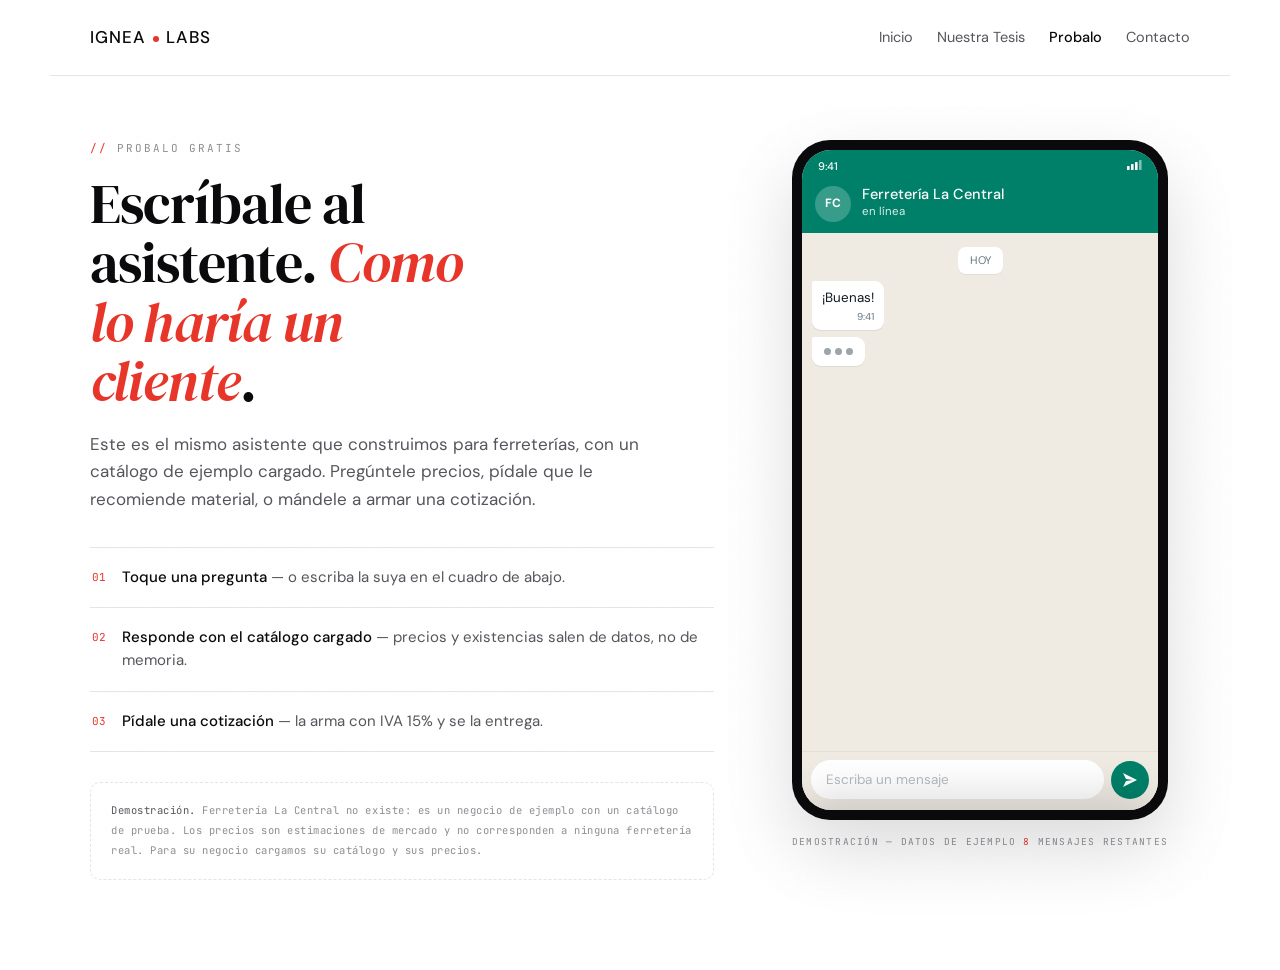
<file: probalo.html>
<!DOCTYPE html>
<html lang="es">
<head>
<meta charset="UTF-8">
<meta name="viewport" content="width=device-width, initial-scale=1">
<title>Probalo gratis — Ignea Labs</title>
<meta name="robots" content="noindex, nofollow">
<meta name="description" content="Escríbale al asistente de WhatsApp como lo haría un cliente. Pregúntele precios, pídale que recomiende material, o mándele a armar una cotización.">
<meta property="og:title" content="Probalo gratis — Ignea Labs">
<meta property="og:description" content="Escríbale al asistente de WhatsApp como lo haría un cliente. Pregúntele precios, pídale que recomiende material, o mándele a armar una cotización.">
<meta property="og:type" content="website">
<meta property="og:site_name" content="Ignea Labs">
<meta property="og:locale" content="es_NI">
<meta property="og:image" content="https://www.ignealabs.com/assets/og-image.jpg">
<meta property="og:image:width" content="1200">
<meta property="og:image:height" content="630">
<meta property="og:image:alt" content="Ignea Labs — asistentes de WhatsApp, inventario, CRM y software a la medida">
<meta name="twitter:card" content="summary_large_image">
<meta name="twitter:title" content="Probalo gratis — Ignea Labs">
<meta name="twitter:description" content="Escríbale al asistente de WhatsApp como lo haría un cliente. Pregúntele precios, pídale que recomiende material, o mándele a armar una cotización.">
<link rel="canonical" href="https://www.ignealabs.com/probalo">
<link rel="stylesheet" href="/css/shared.css">
<style>
/* ============================================================
   IGNEA — /probalo  ·  guided ferretería assistant demo.

   ARCHITECTURE (do not change without asking):
   · Chip taps resolve against TREE (data/tryit-tree.json).
     Deterministic. NO API CALL. Replies are COMPOSED FROM CATALOG
     (data/ferreteria-catalog.json) at runtime via
     js/tryit-resolver.js — no price is ever written into reply text.
   · Free-typed input is the only thing that hits the API
     (/api/tryit, Groq-backed). The local fallback() responder
     answers when the API is unavailable, over budget, or errors.
   · Fallback responder exists FIRST so it can never be the thing
     that got skipped.

   Tokens come from css/shared.css — no local :root.
   ============================================================ */
*{box-sizing:border-box}
body{margin:0;background:var(--bg);color:var(--ink);font-family:var(--ff);-webkit-font-smoothing:antialiased}

.nav{display:flex;align-items:center;justify-content:space-between;max-width:1180px;margin:0 auto;padding:24px 40px;border-bottom:1px solid var(--line)}
.nav__logo{font-weight:500;letter-spacing:.06em;font-size:17px}
.nav__logo i{display:inline-block;width:6px;height:6px;background:var(--red);border-radius:50%;margin:0 7px;vertical-align:middle;font-style:normal}
.nav__links{display:flex;gap:24px;font-size:14.5px;color:var(--ink-2)}
.nav__links a{color:inherit;text-decoration:none;transition:color .16s}
.nav__links a:hover{color:var(--ink)}
.nav__links b{color:var(--ink);font-weight:500}

.wrap{max-width:1180px;margin:0 auto;padding:64px 40px 90px;display:grid;grid-template-columns:minmax(0,1fr) minmax(340px,420px);gap:56px;align-items:start}
.lab{font-family:var(--fm);font-size:11px;letter-spacing:.18em;text-transform:uppercase;color:var(--ink-3);margin:0 0 16px}
.lab span{color:var(--red)}
.h1{font-family:var(--fs);font-size:clamp(34px,4.4vw,56px);line-height:1.06;letter-spacing:-.018em;margin:0 0 20px;max-width:15ch}
.h1 em{font-style:italic;color:var(--red)}
.sub{font-size:17px;line-height:1.6;color:var(--ink-2);max-width:46ch;margin:0 0 34px}

.how{border-top:1px solid var(--line)}
.how__i{display:flex;gap:16px;padding:18px 2px;border-bottom:1px solid var(--line);align-items:flex-start}
.how__n{font-family:var(--fm);font-size:11px;color:var(--red);padding-top:3px;flex:none}
.how__t{font-size:15px;line-height:1.55;color:var(--ink-2)}
.how__t b{color:var(--ink);font-weight:500}

.disc{margin-top:30px;border:1px dashed var(--line);border-radius:10px;padding:18px 20px}
.disc p{font-family:var(--fm);font-size:10.5px;letter-spacing:.05em;line-height:1.9;color:var(--ink-3);margin:0}
.disc b{color:var(--ink-2);font-weight:400}

/* ---------------- phone ---------------- */
.stage{position:sticky;top:28px;justify-self:center}
.phone{width:376px;border-radius:38px;background:#0A0A0C;padding:10px;box-shadow:var(--shadow-3)}
.screen{border-radius:29px;overflow:hidden;background:var(--wa-paper);height:660px;display:flex;flex-direction:column;position:relative}
.status{display:flex;justify-content:space-between;align-items:center;background:var(--wa-green);color:#fff;font-size:11px;font-weight:500;padding:8px 16px 2px}
.wahead{display:flex;align-items:center;gap:11px;background:var(--wa-green);color:#fff;padding:8px 13px 11px}
.wahead__av{width:36px;height:36px;border-radius:50%;background:rgba(255,255,255,.22);display:grid;place-items:center;font-size:12px;font-weight:700;flex:none}
.wahead__n{font-size:14.5px;font-weight:500;line-height:1.2}
.wahead__s{font-size:11.5px;opacity:.85}
.wahead__m{flex:1;min-width:0}

.chat{flex:1;overflow-y:auto;padding:14px 10px 8px;display:flex;flex-direction:column;gap:7px;scroll-behavior:smooth}
.chat::-webkit-scrollbar{width:0}
.daychip{align-self:center;background:#FFF;color:var(--wa-meta);font-size:11px;padding:5px 12px;border-radius:8px;box-shadow:0 1px 1px rgba(0,0,0,.06)}

.msg{max-width:84%;padding:7px 10px 5px;border-radius:9px;font-size:13.4px;line-height:1.45;color:var(--wa-text);box-shadow:0 1px 1px rgba(0,0,0,.07);white-space:pre-wrap;word-wrap:break-word;animation:pop .24s var(--out) both}
.msg--in{align-self:flex-start;background:#FFF;border-top-left-radius:2px}
.msg--out{align-self:flex-end;background:var(--wa-out);border-top-right-radius:2px}
.msg b{font-weight:700}
.msg__meta{display:flex;justify-content:flex-end;align-items:center;gap:3px;font-size:10px;color:var(--wa-meta);margin-top:3px}
.tk{width:15px;height:11px}.tk path{fill:var(--wa-meta);transition:fill .3s}
.tk.read path{fill:var(--wa-read)}
@keyframes pop{from{opacity:0;transform:translateY(8px) scale(.985)}to{opacity:1;transform:none}}

.typing{align-self:flex-start;background:#FFF;border-radius:9px;border-top-left-radius:2px;padding:11px 12px;display:flex;gap:4px;box-shadow:0 1px 1px rgba(0,0,0,.07)}
.typing i{width:7px;height:7px;border-radius:50%;background:#9AA5AC;animation:blink 1.25s infinite}
.typing i:nth-child(2){animation-delay:.18s}
.typing i:nth-child(3){animation-delay:.36s}
@keyframes blink{0%,60%,100%{opacity:.35;transform:translateY(0)}30%{opacity:1;transform:translateY(-3px)}}

/* quick-reply chips, inside the thread */
.chips{display:flex;flex-direction:column;gap:5px;align-self:stretch;margin-top:3px;animation:pop .3s var(--out) both}
.chip{background:#FFF;border:1px solid rgba(0,128,105,.28);color:var(--wa-green);border-radius:8px;padding:10px 12px;font-size:12.8px;font-family:var(--ff);font-weight:500;text-align:center;cursor:pointer;transition:background .16s,transform .16s;min-height:44px}
.chip:hover{background:rgba(0,128,105,.06)}
.chip:active{transform:scale(.99)}
.chip--free{color:var(--wa-meta);border-color:rgba(0,0,0,.12);font-weight:400}
.chip:focus-visible{outline:2px solid var(--red);outline-offset:2px}

/* input bar */
.bar{background:var(--wa-paper);padding:8px 9px 11px;display:flex;gap:7px;align-items:center;border-top:1px solid rgba(0,0,0,.05)}
.bar input{flex:1;background:#FFF;border:0;border-radius:20px;padding:11px 15px;font-size:13.5px;font-family:var(--ff);color:var(--wa-text);outline:none;min-width:0}
.bar input::placeholder{color:#B4BCC2}
.bar button{width:38px;height:38px;border-radius:50%;background:var(--wa-green);border:0;flex:none;display:grid;place-items:center;cursor:pointer;transition:opacity .18s}
.bar button:disabled{opacity:.4;cursor:default}
.bar button:focus-visible{outline:2px solid var(--red);outline-offset:2px}

.meta{display:flex;justify-content:space-between;align-items:center;margin-top:14px;font-family:var(--fm);font-size:9.5px;letter-spacing:.13em;text-transform:uppercase;color:var(--ink-3)}
.meta b{color:var(--red);font-weight:400}

/* ---------------- closing card ----------------
   Child of .screen (the rounded, overflow:hidden container), not a
   sibling of it — otherwise .screen's clipping never applies and the
   hidden card parks in open page space below the phone. Positioned
   flush to .screen's own edges (0, not 10px) since .screen now IS its
   containing block (position:relative added there). translateY(100%)
   puts it exactly one card-height below .screen's bottom edge, where
   overflow:hidden clips it to fully invisible. */
.close{position:absolute;left:0;right:0;bottom:0;background:#FFF;border-radius:24px 24px 29px 29px;box-shadow:0 -18px 40px rgba(10,10,12,.13);padding:24px 22px 20px;transform:translateY(100%);transition:transform .55s var(--out);z-index:6}
.close.on{transform:none}
/* Dims the chat behind the card so it reads as a sheet on top of the
   conversation, not a section of the page. Sits under .close (z-index),
   fades independently of the slide. */
.scrim{position:absolute;inset:0;background:rgba(10,10,12,.35);opacity:0;pointer-events:none;transition:opacity .45s var(--out);z-index:5}
.scrim.on{opacity:1;pointer-events:auto}
.close__k{font-family:var(--fm);font-size:9.5px;letter-spacing:.16em;text-transform:uppercase;color:var(--ink-3);margin:0 0 8px;display:flex;align-items:center;gap:8px}
.close__k i{width:5px;height:5px;border-radius:50%;background:var(--red);flex:none;font-style:normal}
.close__t{font-family:var(--fs);font-size:23px;line-height:1.18;margin:0 0 16px}
.opt{display:block;width:100%;text-align:left;background:none;border:1px solid var(--line);border-radius:9px;padding:13px 15px;margin-bottom:7px;font-family:var(--ff);font-size:14px;color:var(--ink);cursor:pointer;text-decoration:none;transition:.18s;min-height:46px;display:flex;align-items:center;justify-content:space-between;gap:10px}
.opt:hover{border-color:var(--ink);background:var(--red-wash)}
.opt--pri{background:var(--red);border-color:var(--red);color:#fff;font-weight:500}
.opt--pri:hover{background:#D92F24;border-color:#D92F24}
.opt small{font-family:var(--fm);font-size:9px;letter-spacing:.12em;text-transform:uppercase;opacity:.7}
.opt:focus-visible{outline:2px solid var(--red);outline-offset:2px}
.close__replay{background:none;border:0;font-family:var(--fm);font-size:9.5px;letter-spacing:.13em;text-transform:uppercase;color:var(--ink-3);cursor:pointer;padding:10px 0 0;width:100%}
.close__replay:hover{color:var(--ink)}

.phone{position:relative}

@media(max-width:900px){
  .wrap{grid-template-columns:1fr;padding:44px 20px 64px;gap:40px}
  .stage{position:static;justify-self:stretch}
  .phone{width:100%;max-width:376px;margin:0 auto}
  .nav__links{display:none}
}
@media(prefers-reduced-motion:reduce){
  /* Killing transition here (not position) is enough: the slide becomes
     an instant cut instead of an animation, and .close stays absolutely
     positioned within .screen so it's still clipped correctly by
     overflow:hidden while hidden — forcing position:static previously
     would have made it a real flex child of .screen and broken the
     660px-tall layout now that it lives inside .screen, not beside it. */
  *,*::before,*::after{animation:none!important;transition:none!important}
  .close:not(.on){display:none}
}
</style>
</head>
<body>

<nav class="nav">
  <div class="nav__logo">IGNEA<i></i>LABS</div>
  <div class="nav__links"><a href="/">Inicio</a><a href="/thesis">Nuestra Tesis</a><b>Probalo</b><a href="/contact">Contacto</a></div>
</nav>

<main class="wrap">
  <div>
    <p class="lab"><span>//</span> Probalo gratis</p>
    <h1 class="h1">Escríbale al asistente. <em>Como lo haría un cliente</em>.</h1>
    <p class="sub">Este es el mismo asistente que construimos para ferreterías, con un catálogo de ejemplo cargado. Pregúntele precios, pídale que le recomiende material, o mándele a armar una cotización.</p>

    <div class="how">
      <div class="how__i"><span class="how__n">01</span><span class="how__t"><b>Toque una pregunta</b> — o escriba la suya en el cuadro de abajo.</span></div>
      <div class="how__i"><span class="how__n">02</span><span class="how__t"><b>Responde con el catálogo cargado</b> — precios y existencias salen de datos, no de memoria.</span></div>
      <div class="how__i"><span class="how__n">03</span><span class="how__t"><b>Pídale una cotización</b> — la arma con IVA 15% y se la entrega.</span></div>
    </div>

    <div class="disc">
      <p><b>Demostración.</b> Ferretería La Central no existe: es un negocio de ejemplo con un catálogo de prueba. Los precios son estimaciones de mercado y no corresponden a ninguna ferretería real. Para su negocio cargamos su catálogo y sus precios.</p>
    </div>
  </div>

  <div class="stage">
    <div class="phone">
      <div class="screen">
        <div class="status"><span>9:41</span>
          <span><svg width="15" height="10" viewBox="0 0 15 10" fill="currentColor" aria-hidden="true"><rect y="6" width="2.6" height="4" rx=".6"/><rect x="4" y="4" width="2.6" height="6" rx=".6"/><rect x="8" y="2" width="2.6" height="8" rx=".6"/><rect x="12" width="2.6" height="10" rx=".6" opacity=".5"/></svg></span>
        </div>
        <header class="wahead">
          <div class="wahead__av">FC</div>
          <div class="wahead__m"><div class="wahead__n">Ferretería La Central</div><div class="wahead__s">en línea</div></div>
        </header>
        <div class="chat" id="chat" role="log" aria-live="polite" aria-label="Conversación con el asistente"></div>
        <form class="bar" id="bar">
          <input id="input" type="text" maxlength="400" placeholder="Cargando…" autocomplete="off" aria-label="Escriba un mensaje" disabled>
          <button type="submit" id="send" aria-label="Enviar" disabled>
            <svg width="16" height="16" viewBox="0 0 16 16" fill="#fff" aria-hidden="true"><path d="M1 15l14-7L1 1l3 6 7 1-7 1-3 6z"/></svg>
          </button>
        </form>

        <!-- dims the chat behind the closing card; child of .screen so
             it's clipped/rounded the same way the card is -->
        <div class="scrim" id="scrim" aria-hidden="true"></div>

        <!-- closing card — MUST be inside .screen, not a sibling of it,
             or .screen's overflow:hidden never clips it while hidden -->
        <div class="close" id="close" role="dialog" aria-label="Fin de la demostración" aria-hidden="true">
          <p class="close__k"><i></i>Fin de la demostración</p>
          <h2 class="close__t" id="closeT">¿Le sirvió esta demostración?</h2>
          <a class="opt opt--pri" id="optWa" href="#" target="_blank" rel="noopener">Sí, quiero uno para mi negocio <small>WhatsApp</small></a>
          <a class="opt" id="optDx" href="/diagnostic">Quiero saber qué me costaría <small>5 preguntas</small></a>
          <a class="opt" id="optCal" href="#" target="_blank" rel="noopener">Prefiero hablar con alguien <small>30 min</small></a>
          <button class="opt" id="optNo" type="button">Solo estaba viendo</button>
          <button class="close__replay" id="replay" type="button">Repetir la demostración</button>
        </div>
      </div>
    </div>

    <div class="meta">
      <span>Demostración — datos de ejemplo</span>
      <span><b id="left">8</b> mensajes restantes</span>
    </div>
  </div>
</main>

<script src="/js/tryit-resolver.js"></script>
<script>
(function(){
'use strict';

/* ============================================================
   CONFIG
   ============================================================ */
var CFG = {
  MAX_TURNS: 8,
  WA_NUMBER: '50589423985',
  BOOKING_URL: 'https://calendar.app.google/E4dfYkm8epTzdsiT7',
  API: '/api/tryit',
  TREE_URL: '/data/tryit-tree.json',
  CATALOG_URL: '/data/ferreteria-catalog.json'
};

/* ============================================================
   DATA — loaded at boot from data/tryit-tree.json and
   data/ferreteria-catalog.json, resolved through
   js/tryit-resolver.js. Populated by loadData(); everything below
   that reads TREE/ENTRY/CATALOG/RESOLVER only runs after boot().
   ============================================================ */
var TREE = null, ENTRY = null, CATALOG = null, RESOLVER = null;

async function loadData(){
  var r1 = await fetch(CFG.TREE_URL);
  var r2 = await fetch(CFG.CATALOG_URL);
  if(!r1.ok || !r2.ok) throw new Error('data fetch failed');
  var treeData = await r1.json();
  CATALOG = await r2.json();
  RESOLVER = IgneaTryItResolver.make(CATALOG);
  TREE = treeData.nodes;
  ENTRY = treeData.entry;
}

/* ============================================================
   BOT-IDENTITY — the one thing the assistant discloses, and only
   when asked directly. Never volunteered. Checked here (so it
   survives the API being down) and again in the Groq system
   prompt. The exact line is approved copy — do not paraphrase it.
   ============================================================ */
function isBotIdentity(t){
  return /\b(bot|robot)\b|hablo con (una )?persona|es (usted )?(real|humano)|eres (real|humano)/.test(t);
}

/* ============================================================
   FALLBACK RESPONDER — built first, deliberately.
   Runs when the API is unavailable, the budget is spent, or the
   prospect free-types something the tree doesn't cover. Keyword
   match over the loaded catalog, via RESOLVER so it never
   hand-rolls a price. Returns an array of bubbles, same shape as
   RESOLVER.renderNode(), so the sequencer treats every source
   uniformly.
   ============================================================ */
var KEYS = [
  { k:['cemento','holcim','canal','bolsa'], sku:'CEM-HOL-42' },
  { k:['varilla','hierro','acero','3/8','1/2','quintal'], sku:'VAR-038-6' },
  { k:['bloque','pared','muro'], sku:'BLO-15' },
  { k:['arena'], sku:'ARE-M3' },
  { k:['grava','piedrin'], sku:'GRA-M3' },
  { k:['zinc','lamina','techo'], sku:'ZIN-CAL26' },
  { k:['pintura','pintar','latex'], sku:'PIN-SUR-GL' },
  { k:['taladro','herramienta'], sku:'TAL-BD-650' }
];
function fallback(text){
  var t = text.toLowerCase();
  if(isBotIdentity(t)) return RESOLVER.renderNode(TREE.identidad);
  if(/entrega|flete|domicilio|llevan|mandan/.test(t)) return RESOLVER.renderNode(TREE.entrega_hacen);
  if(/tarjeta|pago|efectivo|transferencia|credito|crédito/.test(t)) return RESOLVER.renderNode(TREE.pagos);
  if(/horario|abren|cierran|hora/.test(t)) return ['Atendemos '+CATALOG.terms.horario+'.', 'Pero por acá le respondo a cualquier hora.'];
  for(var i=0;i<KEYS.length;i++){
    for(var j=0;j<KEYS[i].k.length;j++){
      if(t.indexOf(KEYS[i].k[j]) > -1){
        var p = RESOLVER.item(KEYS[i].sku);
        return [p.n+' le queda a '+RESOLVER.m0(p.p)+' la '+p.u+', hay '+p.e+'.', '¿Le armo una cotización?'];
      }
    }
  }
  return ['Uy, ese no lo manejo.', 'Le paso con alguien del mostrador para que le confirme. ¿Le ayudo con algo más?'];
}

/* ============================================================
   SERVER CALL — /api/tryit, Groq-backed. Contract:
     POST { message: string(<=400), sessionId: string }
     · origin allowlist from ALLOWED_ORIGINS, fail closed
     · per-IP rate limit + global daily token ceiling
     · session turn cap enforced SERVER-side, not here
     · model / max_tokens / temperature pinned server-side
     · client NEVER sends a system prompt
     · GROQ_API_KEY server-side only
     Returns { reply: string } or { degraded: true } when the
     budget is spent — on degraded, use fallback() silently.
     `reply` is 1-3 bubbles joined with "|||" (the system prompt
     enforces this); split here so callers always get an array,
     the same shape fallback() and RESOLVER.renderNode() return.
   ============================================================ */
async function askServer(text){
  try{
    var r = await fetch(CFG.API, {
      method:'POST', headers:{'Content-Type':'application/json'},
      body: JSON.stringify({ message:text, sessionId:SID })
    });
    if(!r.ok) throw new Error('http '+r.status);
    var d = await r.json();
    if(d.degraded || !d.reply) return fallback(text);
    var bubbles = d.reply.split('|||').map(function(s){ return s.trim(); }).filter(Boolean);
    return bubbles.length ? bubbles : fallback(text);
  }catch(e){
    return fallback(text);   /* never show a broken state to a prospect */
  }
}

/* ============================================================
   ENGINE
   ============================================================ */
var chat=document.getElementById('chat'), bar=document.getElementById('bar'),
    input=document.getElementById('input'), send=document.getElementById('send'),
    left=document.getElementById('left'), closeEl=document.getElementById('close'),
    scrim=document.getElementById('scrim'),
    SID = 's'+Date.now().toString(36)+Math.random().toString(36).slice(2,7);
var turns=0, busy=false, ended=false, chipCount=0, freeCount=0;
var reduce = matchMedia('(prefers-reduced-motion: reduce)').matches;

function scroll(){ chat.scrollTop = chat.scrollHeight; }
function esc(s){ var d=document.createElement('div'); d.textContent=s; return d.innerHTML; }

function addMsg(text, out){
  var el=document.createElement('div');
  el.className='msg msg--'+(out?'out':'in');
  el.innerHTML = esc(text) + '<div class="msg__meta"><span>9:4'+Math.min(9,1+turns)+'</span>'+
    (out?'<svg class="tk" viewBox="0 0 18 12"><path d="M1 6.6l3 3.2 6.2-8"/><path d="M6.6 9.8l6.2-8" transform="translate(3.6 0)"/></svg>':'')+'</div>';
  chat.appendChild(el); scroll();
  if(out){ setTimeout(function(){ var t=el.querySelector('.tk'); if(t) t.classList.add('read'); }, 700); }
  return el;
}
function typing(){
  var el=document.createElement('div'); el.className='typing';
  el.innerHTML='<i></i><i></i><i></i>'; chat.appendChild(el); scroll(); return el;
}
function clearChips(){ [].slice.call(chat.querySelectorAll('.chips')).forEach(function(c){ c.remove(); }); }

/* 400ms + 25ms/char, capped at 2s (3s for the proforma bubble — assembling
   a quote takes a moment), ±10% jitter so it isn't metronomic. */
function typingDelay(text, isProforma){
  if(reduce) return 0;
  var cap = isProforma ? 3000 : 2000;
  var base = Math.min(400 + text.length*25, cap);
  return Math.round(base * (0.9 + Math.random()*0.2));
}

/* Sequences an array of bubbles: typing indicator, pause scaled to length,
   message, brief gap, repeat. Shared by the chip path, the Groq path and
   fallback() — all three return the same array-of-bubbles shape, so this
   is the one place that turns bubbles into a rendered conversation. */
function sayBubbles(messages, onDone, isProformaNode){
  var i = 0;
  function next(){
    if(i >= messages.length){ onDone(); return; }
    var msg = messages[i], isLast = i === messages.length-1;
    var t = typing();
    setTimeout(function(){
      t.remove();
      addMsg(msg, false);
      i++;
      if(i < messages.length) setTimeout(next, reduce ? 0 : 280);
      else next();
    }, typingDelay(msg, isProformaNode && isLast));
  }
  next();
}

function showChips(ids){
  clearChips();
  if(ended) return;
  var box=document.createElement('div'); box.className='chips';
  ids.forEach(function(id){
    var node=TREE[id]; if(!node) return;
    var b=document.createElement('button');
    b.type='button'; b.className='chip'; b.textContent=node.ask;
    b.addEventListener('click', function(){ pickChip(id); });
    box.appendChild(b);
  });
  var f=document.createElement('button');
  f.type='button'; f.className='chip chip--free'; f.textContent='Escribir otra cosa';
  f.addEventListener('click', function(){ input.focus(); });
  box.appendChild(f);
  chat.appendChild(box); scroll();
}

function spendTurn(){
  turns++;
  left.textContent = Math.max(0, CFG.MAX_TURNS - turns);
  if(turns >= CFG.MAX_TURNS) setTimeout(endDemo, 900);
}

/* chip path — deterministic, NO api call */
function pickChip(id){
  if(busy || ended) return;
  var node=TREE[id]; if(!node) return;
  busy=true; chipCount++;
  clearChips();
  addMsg(node.ask, true);
  var reply = RESOLVER.renderNode(node);
  if(reply === null) reply = fallback(node.ask);   /* null-priced SKU — drop the quote, degrade gracefully */
  sayBubbles(reply, function(){
    spendTurn();
    if(id==='fin'){ busy=false; endDemo(); return; }
    if(node.chips && node.chips.length) showChips(node.chips);
    busy=false;
  }, node.proforma === true);
}

/* free text — the only path that would hit the API, except a direct
   bot-identity question, which is answered from the tree so it never
   depends on the API being up. */
async function sendFree(text){
  if(busy || ended) return;
  busy=true; freeCount++;
  clearChips();
  addMsg(text, true);

  if(isBotIdentity(text.toLowerCase())){
    var idNode = TREE.identidad;
    sayBubbles(RESOLVER.renderNode(idNode), function(){
      spendTurn();
      if(!ended) showChips(idNode.chips);
      busy=false;
    }, false);
    return;
  }

  var reply = await askServer(text);
  sayBubbles(reply, function(){
    spendTurn();
    if(!ended) showChips(nearest(text));
    busy=false;
  }, false);
}
/* steer free-text users back onto the tree */
function nearest(text){
  var t=text.toLowerCase();
  if(/varilla|hierro|losa|acero/.test(t)) return ['var_precios','cot_varilla','entrega_hacen'];
  if(/bloque|pared|muro/.test(t))         return ['pared_bloques','pared_m2','cot_pared'];
  if(/entrega|flete|pago|tarjeta/.test(t))return ['entrega_cuando','pagos','humano'];
  return ['cem_precio','var_losa','cot_pared'];
}

/* ---- closing card ---- */
function endDemo(){
  if(ended) return;
  ended=true;
  clearChips();
  input.disabled=true; send.disabled=true;
  input.placeholder='Demostración terminada';
  document.getElementById('optWa').href =
    'https://wa.me/'+CFG.WA_NUMBER+'?text='+encodeURIComponent('Buenas, probé la demo del asistente y quiero uno para mi negocio.');
  document.getElementById('optCal').href = CFG.BOOKING_URL;
  scrim.classList.add('on');
  closeEl.classList.add('on');
  closeEl.setAttribute('aria-hidden','false');
  var first=closeEl.querySelector('.opt'); if(first) first.focus();
}
/* PORT NOTE: log ONLY these — choice, entry path, turn count,
   chip vs free split. No message contents, ever. */
function logChoice(choice){
  var payload={ choice:choice, turns:turns, chips:chipCount, free:freeCount, entry:firstEntry };
  if(window.plausible) window.plausible('tryit_close',{props:payload});
  console.log('[tryit]', payload);
}
var firstEntry=null;

['optWa','optDx','optCal'].forEach(function(id){
  document.getElementById(id).addEventListener('click', function(){ logChoice(id); });
});
document.getElementById('optNo').addEventListener('click', function(){
  logChoice('optNo');
  document.getElementById('closeT').textContent='Gracias por probarla.';
  [].slice.call(closeEl.querySelectorAll('.opt')).forEach(function(o,i){ if(i>0) o.style.display='none'; });
  document.getElementById('optWa').textContent='Escribir por WhatsApp';
});
document.getElementById('replay').addEventListener('click', start);

bar.addEventListener('submit', function(e){
  e.preventDefault();
  var v=input.value.trim();
  if(!v || busy || ended) return;
  if(!firstEntry) firstEntry='free';
  input.value='';
  sendFree(v);
});

/* ---- boot ---- */
function start(){
  ended=false; busy=false; turns=0; chipCount=0; freeCount=0; firstEntry=null;
  chat.innerHTML=''; left.textContent=CFG.MAX_TURNS;
  input.disabled=false; send.disabled=false; input.placeholder='Escriba un mensaje';
  closeEl.classList.remove('on'); closeEl.setAttribute('aria-hidden','true');
  scrim.classList.remove('on');
  var d=document.createElement('div'); d.className='daychip'; d.textContent='HOY'; chat.appendChild(d);
  sayBubbles(['¡Buenas!', '¿En qué le ayudo? Precio, material, cotización, lo que ocupe.'], function(){
    showChips(ENTRY);
  }, false);
}
/* record which entry chip was tapped first */
var _pick=pickChip;
pickChip=function(id){ if(!firstEntry) firstEntry=id; _pick(id); };

/* ---- boot: load data, then start ---- */
async function boot(){
  try{
    await loadData();
    start();
  }catch(e){
    var d=document.createElement('div'); d.className='daychip'; d.textContent='HOY'; chat.appendChild(d);
    addMsg('No se pudo cargar la demostración. Intente de nuevo más tarde, o escríbanos por WhatsApp.', false);
  }
}
boot();
})();
</script>
</body>
</html>
</file>
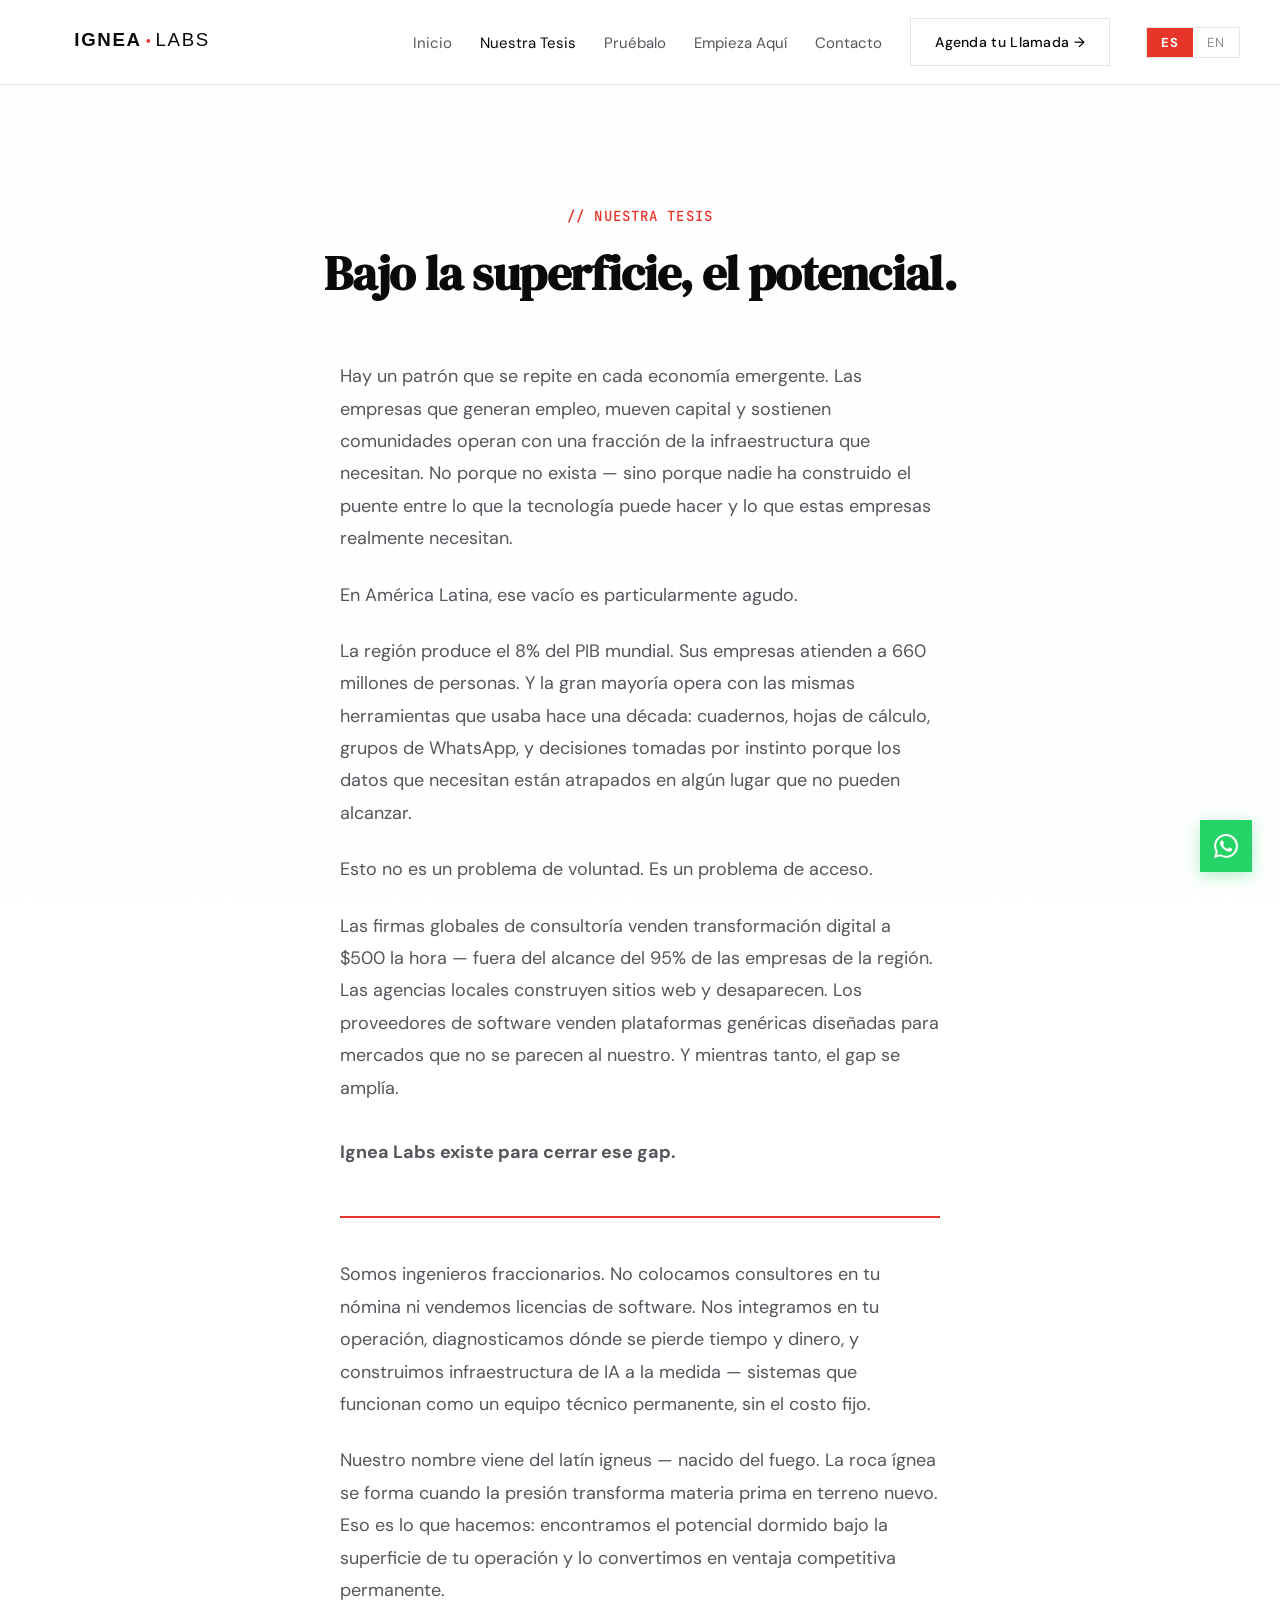
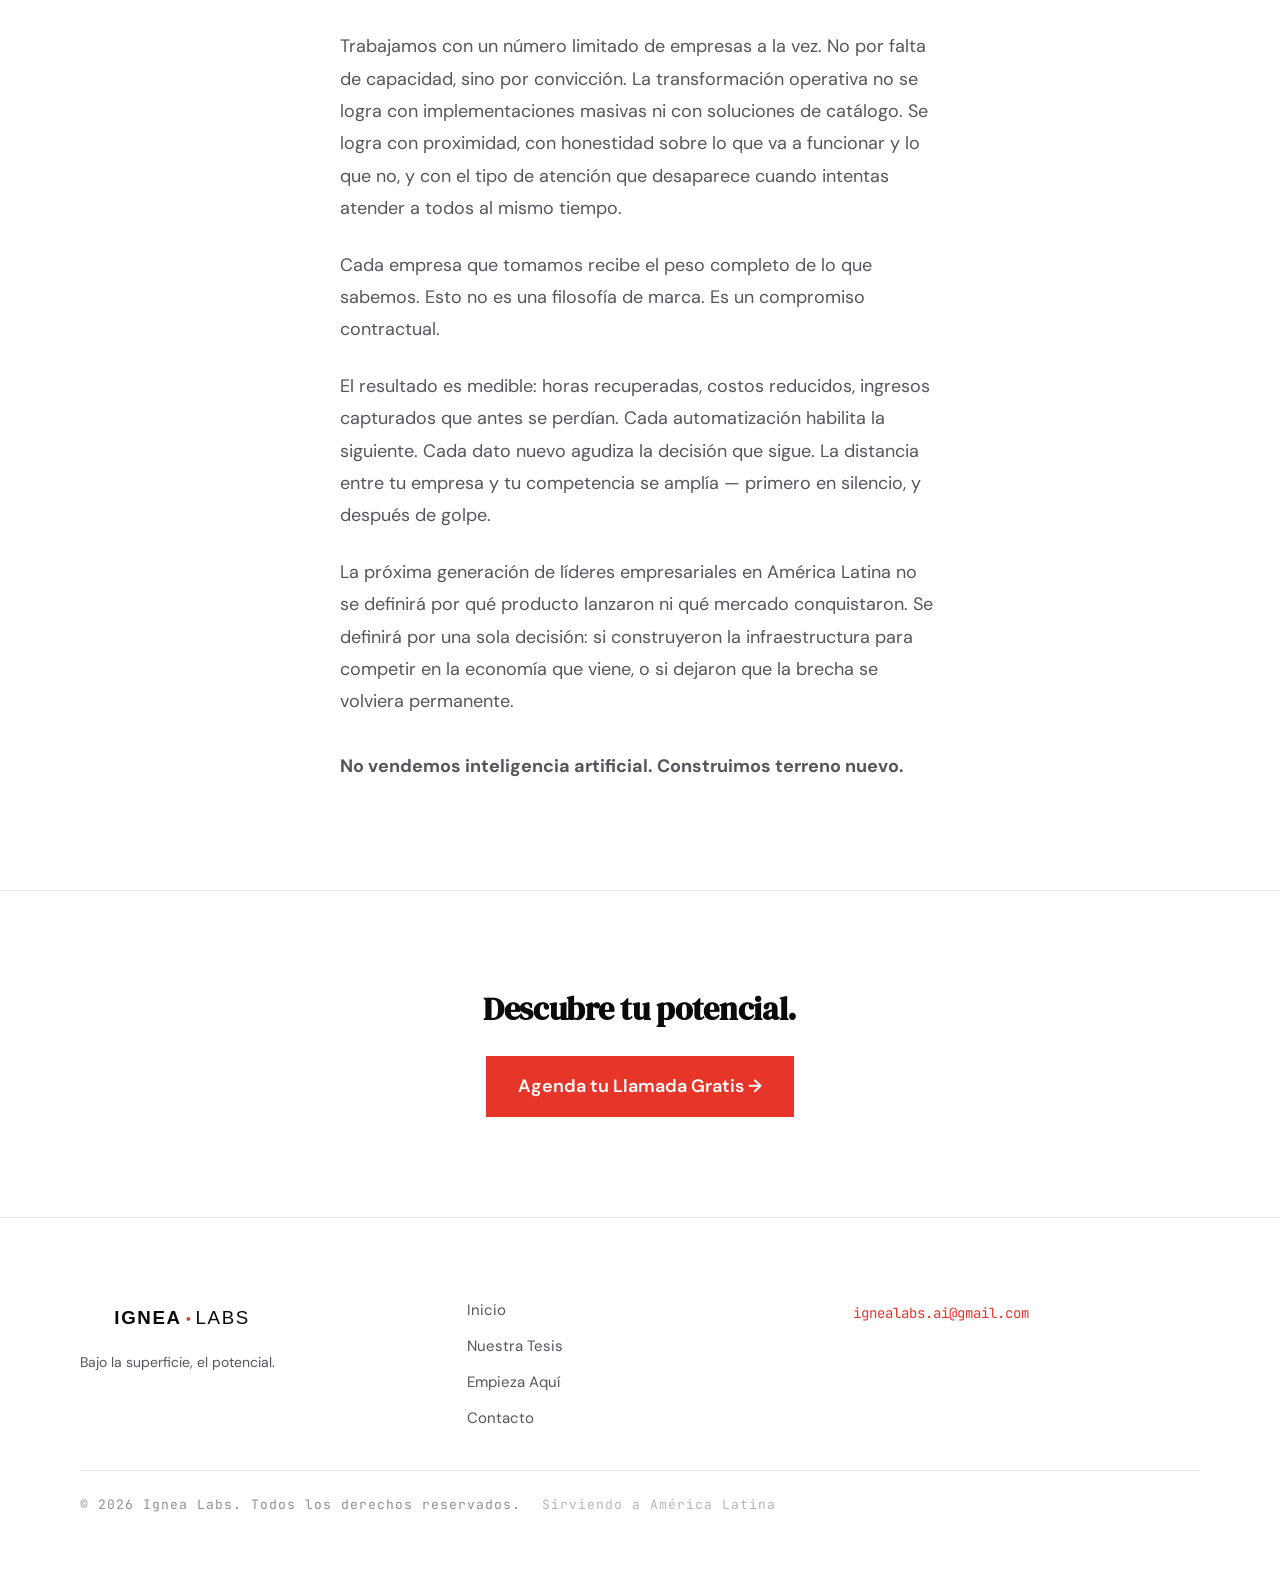
<file: thesis.html>
<!DOCTYPE html>
<html lang="es">
<head>
<meta charset="UTF-8">
<link rel="icon" type="image/svg+xml" href="/favicon.svg">
<meta name="viewport" content="width=device-width, initial-scale=1.0">
<title>Nuestra Tesis | Ignea Labs</title>
<meta name="description" content="Ignea Labs toma su nombre de la roca ígnea — formada cuando el magma se transforma en nuevo terreno. Eso hacemos con tu negocio.">
<meta property="og:title" content="Nuestra Tesis | Ignea Labs">
<meta property="og:description" content="Ignea Labs toma su nombre de la roca ígnea — formada cuando el magma se transforma en nuevo terreno. Eso hacemos con tu negocio.">
<meta property="og:type" content="website">
<meta property="og:site_name" content="Ignea Labs">
<meta property="og:locale" content="es_NI">
<meta property="og:image" content="https://www.ignealabs.com/assets/og-image.jpg">
<meta property="og:image:width" content="1200">
<meta property="og:image:height" content="630">
<meta property="og:image:alt" content="Ignea Labs — asistentes de WhatsApp, inventario, CRM y software a la medida">
<meta name="twitter:card" content="summary_large_image">
<link rel="canonical" href="https://www.ignealabs.com/thesis">
<link rel="preconnect" href="https://fonts.googleapis.com">
<link rel="preconnect" href="https://fonts.gstatic.com" crossorigin>
<link href="https://fonts.googleapis.com/css2?family=Plus+Jakarta+Sans:wght@400;500;600;700&family=JetBrains+Mono:wght@300;400;500;700&display=swap" rel="stylesheet">
<link rel="stylesheet" href="css/shared.css">
<link rel="stylesheet" href="css/components.css">
<style>
/* THESIS PAGE */
.man-hero{padding:120px 0 60px;text-align:center;opacity:0;animation:up .7s .2s forwards}
.man-hero h1{font-size:clamp(28px,4vw,48px);font-weight:700;line-height:1.1;max-width:640px;margin:0 auto}
.man-hero h1 em{font-style:normal;color:var(--accent)}
.man-hero .sec-tag{margin-bottom:20px}

.man-content p{font-size:18px;color:var(--body-light);line-height:1.8;margin-bottom:24px}
.man-content p:last-child{margin-bottom:0}

.man-break{font-size:24px;font-weight:700;color:var(--accent);padding:8px 0;margin-bottom:8px}

.man-hr{border:none;height:2px;background:var(--accent);margin:40px 0}

.man-closing{font-size:22px;font-weight:700;color:var(--white);padding:8px 0}

.sec-cta h2{font-size:clamp(22px,3vw,32px);font-weight:700;margin-bottom:28px}

.fade-up{opacity:0;transform:translateY(16px)}
.fade-up.visible{opacity:1;transform:translateY(0);transition:all .6s ease}

@media(max-width:768px){
  .man-hero{padding:80px 0 40px}
  .sec-cta{padding:60px 0!important}
}
@media(max-width:480px){
  .man-content p{font-size:15px}
}
</style>
<style>[data-i18n],[data-i18n-html],[data-i18n-btn]{visibility:hidden}</style>
<script src="js/i18n.js"></script>
<script defer data-domain="ignealabs.com" src="https://plausible.io/js/script.js"></script>
</head>
<body>

<div class="gradient-dots-bg" id="gradientBg"></div>

<div class="page">

<!-- NAV -->
<nav>
  <a href="/" class="logo">
    <img src="/assets/logo.svg" alt="ignea.labs" class="logo-img">
  </a>
  <div class="nav-right">
    <ul class="nav-links">
      <li><a href="/" data-i18n="nav.home">Inicio</a></li>
      <li><a href="thesis" class="active" data-i18n="nav.thesis">Nuestra Tesis</a></li>
      <li><a href="probalo" data-i18n="nav.probalo">Pruébalo</a></li>
      <li><a href="diagnostic" data-i18n="nav.start">Empieza Aquí</a></li>
      <li><a href="contact" data-i18n="nav.contact">Contacto</a></li>
    </ul>
    <a href="https://calendar.app.google/E4dfYkm8epTzdsiT7" target="_blank" rel="noopener" class="btn-ghost btn-nav" data-i18n-btn="nav.cta">Agenda tu Llamada &rarr;</a>
    <button class="hamburger" id="hamburger" aria-label="Menu"><span></span><span></span><span></span></button>
    <div class="lang-toggle">
      <button class="lang-btn active" id="langES" onclick="setLang('es')">ES</button>
      <button class="lang-btn" id="langEN" onclick="setLang('en')">EN</button>
    </div>
  </div>
</nav>
<div class="mobile-overlay" id="mobileOverlay"></div>
<div class="mobile-menu" id="mobileMenu">
  <a href="/" data-i18n="nav.home">Inicio</a>
  <a href="thesis" class="active" data-i18n="nav.thesis">Nuestra Tesis</a>
  <a href="diagnostic" data-i18n="nav.start">Empieza Aquí</a>
  <a href="contact" data-i18n="nav.contact">Contacto</a>
</div>

<main>

  <!-- HERO -->
  <section class="man-hero">
    <div class="content-wrap">
      <div class="sec-tag" data-i18n="man.tag">// Nuestra Tesis</div>
      <h1 data-i18n="man.title">Bajo la superficie, el potencial.</h1>
    </div>
  </section>

  <!-- CONTENT -->
  <section class="man-content" style="padding:0 0 100px">
    <div class="content-wrap" style="max-width:680px">

      <p class="fade-up" data-i18n="man.p1">Hay un patrón que se repite en cada economía emergente. Las empresas que generan empleo, mueven capital y sostienen comunidades operan con una fracción de la infraestructura que necesitan. No porque no exista — sino porque nadie ha construido el puente entre lo que la tecnología puede hacer y lo que estas empresas realmente necesitan.</p>

      <p class="fade-up" data-i18n="man.p2">En América Latina, ese vacío es particularmente agudo.</p>

      <p class="fade-up" data-i18n="man.p3">La región produce el 8% del PIB mundial. Sus empresas atienden a 660 millones de personas. Y la gran mayoría opera con las mismas herramientas que usaba hace una década: cuadernos, hojas de cálculo, grupos de WhatsApp, y decisiones tomadas por instinto porque los datos que necesitan están atrapados en algún lugar que no pueden alcanzar.</p>

      <p class="fade-up" data-i18n="man.p4">Esto no es un problema de voluntad. Es un problema de acceso.</p>

      <p class="fade-up" data-i18n="man.p5">Las firmas globales de consultoría venden transformación digital a $500 la hora — fuera del alcance del 95% de las empresas de la región. Las agencias locales construyen sitios web y desaparecen. Los proveedores de software venden plataformas genéricas diseñadas para mercados que no se parecen al nuestro. Y mientras tanto, el gap se amplía.</p>

      <p class="fade-up man-break" data-i18n="man.break">Ignea Labs existe para cerrar ese gap.</p>

      <hr class="man-hr">

      <p class="fade-up" data-i18n="man.p6">Somos ingenieros fraccionarios. No colocamos consultores en tu nómina ni vendemos licencias de software. Nos integramos en tu operación, diagnosticamos dónde se pierde tiempo y dinero, y construimos infraestructura de IA a la medida — sistemas que funcionan como un equipo técnico permanente, sin el costo fijo.</p>

      <p class="fade-up" data-i18n="man.p7">Nuestro nombre viene del latín igneus — nacido del fuego. La roca ígnea se forma cuando la presión transforma materia prima en terreno nuevo. Eso es lo que hacemos: encontramos el potencial dormido bajo la superficie de tu operación y lo convertimos en ventaja competitiva permanente.</p>

      <p class="fade-up" data-i18n="man.p8">Trabajamos con un número limitado de empresas a la vez. No por falta de capacidad, sino por convicción. La transformación operativa no se logra con implementaciones masivas ni con soluciones de catálogo. Se logra con proximidad, con honestidad sobre lo que va a funcionar y lo que no, y con el tipo de atención que desaparece cuando intentas atender a todos al mismo tiempo.</p>

      <p class="fade-up" data-i18n="man.p9">Cada empresa que tomamos recibe el peso completo de lo que sabemos. Esto no es una filosofía de marca. Es un compromiso contractual.</p>

      <p class="fade-up" data-i18n="man.p10">El resultado es medible: horas recuperadas, costos reducidos, ingresos capturados que antes se perdían. Cada automatización habilita la siguiente. Cada dato nuevo agudiza la decisión que sigue. La distancia entre tu empresa y tu competencia se amplía — primero en silencio, y después de golpe.</p>

      <p class="fade-up" data-i18n="man.p11">La próxima generación de líderes empresariales en América Latina no se definirá por qué producto lanzaron ni qué mercado conquistaron. Se definirá por una sola decisión: si construyeron la infraestructura para competir en la economía que viene, o si dejaron que la brecha se volviera permanente.</p>

      <p class="fade-up man-closing" data-i18n="man.closing">No vendemos inteligencia artificial. Construimos terreno nuevo.</p>

    </div>
  </section>

  <!-- CTA -->
  <section class="sec-cta" style="text-align:center;padding:100px 0;border-top:1px solid var(--border)">
    <div class="content-wrap">
      <h2 data-i18n="man.ctaTitle">Descubre tu potencial.</h2>
      <a href="https://calendar.app.google/E4dfYkm8epTzdsiT7" target="_blank" rel="noopener" class="btn-primary" data-i18n-btn="man.ctaBtn">Agenda tu Llamada &rarr;</a>
    </div>
  </section>

</main>

<footer>
  <div class="footer-inner content-wrap">
    <div class="footer-top">
      <div class="footer-brand">
        <span class="logo"><img src="/assets/logo.svg" alt="ignea.labs" class="logo-img"></span>
        <div class="f-tag" data-i18n="footer.tag">Bajo la superficie, el potencial.</div>
      </div>
      <div class="footer-nav">
        <a href="/" data-i18n="nav.home">Inicio</a>
        <a href="thesis" data-i18n="nav.thesis">Nuestra Tesis</a>
        <a href="diagnostic" data-i18n="nav.start">Empieza Aquí</a>
        <a href="contact" data-i18n="nav.contact">Contacto</a>
      </div>
      <div class="footer-contact"><a href="mailto:ignealabs.ai@gmail.com">ignealabs.ai@gmail.com</a></div>
    </div>
    <div class="footer-bottom">&copy; 2026 Ignea Labs. <span data-i18n="footer.rights">Todos los derechos reservados.</span> <span style="margin-left:12px;opacity:.65" data-i18n="footer.serving">Sirviendo a América Latina</span></div>
  </div>
</footer>

</div>

<script src="js/analytics.js"></script>
<script>
(function() {
  var hamburger = document.getElementById('hamburger');
  var mobileMenu = document.getElementById('mobileMenu');
  var mobileOverlay = document.getElementById('mobileOverlay');

  function toggleMenu() {
    hamburger.classList.toggle('open');
    mobileMenu.classList.toggle('open');
    mobileOverlay.classList.toggle('open');
  }

  if (hamburger) hamburger.addEventListener('click', toggleMenu);
  if (mobileOverlay) mobileOverlay.addEventListener('click', toggleMenu);
})();

(function() {
  var blocks = document.querySelectorAll('.fade-up');
  var observer = new IntersectionObserver(function(entries) {
    entries.forEach(function(entry) {
      if (entry.isIntersecting) entry.target.classList.add('visible');
    });
  }, { threshold: 0.15 });
  blocks.forEach(function(b) { observer.observe(b); });
})();

document.addEventListener('langchange', function(e) {
  document.title = e.detail.lang === 'es' ? 'Nuestra Tesis | Ignea Labs' : 'Our Thesis | Ignea Labs';
});

</script>
<script src="js/scroll-animations.js"></script>
<a href="https://wa.me/50589423985?text=Hola%2C%20vi%20el%20sitio%20de%20Ignea%20Labs%20y%20quiero%20saber%20m%C3%A1s." target="_blank" rel="noopener" class="wa-float" aria-label="WhatsApp">
  <svg xmlns="http://www.w3.org/2000/svg" width="24" height="24" viewBox="0 0 24 24" fill="currentColor"><path d="M17.472 14.382c-.297-.149-1.758-.867-2.03-.967-.273-.099-.471-.148-.67.15-.197.297-.767.966-.94 1.164-.173.199-.347.223-.644.075-.297-.15-1.255-.463-2.39-1.475-.883-.788-1.48-1.761-1.653-2.059-.173-.297-.018-.458.13-.606.134-.133.298-.347.446-.52.149-.174.198-.298.298-.497.099-.198.05-.371-.025-.52-.075-.149-.669-1.612-.916-2.207-.242-.579-.487-.5-.669-.51-.173-.008-.371-.01-.57-.01-.198 0-.52.074-.792.372-.272.297-1.04 1.016-1.04 2.479 0 1.462 1.065 2.875 1.213 3.074.149.198 2.096 3.2 5.077 4.487.709.306 1.262.489 1.694.625.712.227 1.36.195 1.871.118.571-.085 1.758-.719 2.006-1.413.248-.694.248-1.289.173-1.413-.074-.124-.272-.198-.57-.347m-5.421 7.403h-.004a9.87 9.87 0 01-5.031-1.378l-.361-.214-3.741.982.998-3.648-.235-.374a9.86 9.86 0 01-1.51-5.26c.001-5.45 4.436-9.884 9.888-9.884 2.64 0 5.122 1.03 6.988 2.898a9.825 9.825 0 012.893 6.994c-.003 5.45-4.437 9.884-9.885 9.884m8.413-18.297A11.815 11.815 0 0012.05 0C5.495 0 .16 5.335.157 11.892c0 2.096.547 4.142 1.588 5.945L.057 24l6.305-1.654a11.882 11.882 0 005.683 1.448h.005c6.554 0 11.89-5.335 11.893-11.893a11.821 11.821 0 00-3.48-8.413z"/></svg>
</a>
</body>
</html>
</file>
<file: css/shared.css>
/* ============================================================
   IGNEA LABS — Shared Styles (v3 — DM Serif redesign)
   Design system, nav, footer, buttons, inputs, animations.
   ============================================================ */

@import url('https://fonts.googleapis.com/css2?family=DM+Serif+Display:ital@0;1&family=DM+Sans:wght@300;400;500&family=JetBrains+Mono:wght@300;400;500;700&display=swap');

*{margin:0;padding:0;box-sizing:border-box}

:root{
  /* canonical light-theme tokens */
  --bg:#FFFFFF;
  --bg-tint:#F7F7F5;
  --ink:#0A0A0C;
  --ink-2:#55555C;
  --ink-3:#8E8E94;
  --line:#E6E5E1;
  --red:#E8352A;
  --red-wash:rgba(232,53,42,.07);
  --code-bg:#0A0A0C;
  --code-ink:#F5F5F2;
  --shadow-1:0 1px 2px rgba(10,10,12,.05);
  --shadow-2:0 12px 32px rgba(10,10,12,.07);
  --shadow-3:0 30px 70px rgba(10,10,12,.14);

  /* aliases — existing call sites across the codebase keep working unchanged */
  --bg2:var(--bg-tint);
  --bg3:var(--bg-tint);
  --accent:var(--red);
  --accent2:rgba(232,53,42,0.12);
  --accent3:rgba(232,53,42,0.06);
  --white:var(--ink);
  --gray:var(--ink-2);
  --dimgray:var(--ink-3);
  --border:var(--line);
  --coral:#C4402A;
  --purple:#6E63C4;
  --body-light:var(--ink-2);
  --text-primary:var(--ink);
  --text-secondary:var(--ink-2);
  --text-dim:var(--ink-3);
  --ff:'DM Sans',sans-serif;
  --fs:'DM Serif Display',serif;
  --fm:'JetBrains Mono',monospace;
  --ease:cubic-bezier(.22,.9,.28,1);
  --out:cubic-bezier(.16,1,.3,1); /* secondary motion curve — /probalo's phone-mockup pops/slides. Distinct from --ease, not a replacement for it. */

  /* WhatsApp brand chrome — used only by the demo section. These are NOT
     Ignea tokens; they exist so the rendered conversation reads as WhatsApp
     rather than as our palette. Do not fold them into the theme. */
  --wa-green:#008069;
  --wa-paper:#EFEAE2;
  --wa-out:#D9FDD3;
  --wa-text:#111B21;
  --wa-meta:#667781;
  --wa-read:#53BDEB;
}

html{scroll-behavior:smooth}
body{background:var(--bg);color:var(--white);font-family:var(--ff);overflow-x:hidden;font-size:18px;line-height:1.6}

/* Grain overlay — subtle paper texture, kept for the editorial-white "paper" feel */
body::before{content:'';position:fixed;inset:0;background-image:url("data:image/svg+xml,%3Csvg xmlns='http://www.w3.org/2000/svg' width='200' height='200'%3E%3Cfilter id='noise'%3E%3CfeTurbulence type='fractalNoise' baseFrequency='0.9' numOctaves='4' stitchTiles='stitch'/%3E%3C/filter%3E%3Crect width='200' height='200' filter='url(%23noise)' opacity='0.035'/%3E%3C/svg%3E");pointer-events:none;z-index:0;opacity:0.35}

::selection{background:var(--accent);color:var(--bg)}

/* ---- GRADIENT DOTS BACKGROUND ---- */
.gradient-dots-bg{display:none}
.page{position:relative;z-index:2}

/* ---- CONTENT WRAP ---- */
.content-wrap{max-width:1200px;margin:0 auto;padding:0 40px}

/* ---- NAVIGATION ---- */
nav{display:flex;justify-content:space-between;align-items:center;padding:18px 40px;border-bottom:1px solid var(--border);position:sticky;top:0;z-index:100;background:rgba(255,255,255,0.82);backdrop-filter:blur(12px);-webkit-backdrop-filter:blur(12px)}
/* Logo — SVG image used everywhere */
.logo{text-decoration:none;display:inline-flex;align-items:center}
.logo-img{height:44px;width:auto;display:block}
.f-brand .logo-img{height:40px}
/* Legacy compat */
.brand{display:flex;align-items:center;gap:10px;text-decoration:none}

.nav-right{display:flex;align-items:center;gap:28px}
.nav-links{display:flex;gap:28px;list-style:none;align-items:center}
.nav-links a{color:var(--gray);text-decoration:none;font-family:var(--ff);font-size:15px;font-weight:400;transition:color .3s}
.nav-links a:hover{color:var(--white)}
.nav-links a.active{color:var(--white)}

/* Nav CTA button */
.nav-cta{padding:10px 24px!important;background:var(--accent)!important;color:var(--bg)!important;font-family:var(--ff)!important;font-size:14px!important;font-weight:600!important;border:none!important;cursor:pointer;text-decoration:none;display:inline-flex;align-items:center;transition:filter .2s!important}
.nav-cta:hover{filter:brightness(1.1)!important}
/* .btn-nav sizing lives after the button block below — it must override
   whichever button class it is composed with. */

/* Language Toggle */
.lang-toggle{display:flex;align-items:center;gap:0;border:1px solid var(--border);overflow:hidden;margin-left:8px}
.lang-btn{padding:6px 14px;font-family:var(--ff);font-size:13px;letter-spacing:1px;color:var(--dimgray);background:transparent;border:none;cursor:pointer;transition:all .3s;font-weight:400}
.lang-btn.active{background:var(--accent);color:var(--bg);font-weight:700}
.lang-btn:hover:not(.active){color:var(--gray)}

/* Hamburger Menu (mobile) */
.hamburger{display:none;flex-direction:column;gap:5px;cursor:pointer;padding:8px;z-index:200;background:none;border:none;min-width:48px;min-height:48px;align-items:center;justify-content:center}
.hamburger span{display:block;width:22px;height:2px;background:var(--gray);transition:all .3s}
.hamburger.open span:nth-child(1){transform:rotate(45deg) translate(4px,4px);background:var(--accent)}
.hamburger.open span:nth-child(2){opacity:0}
.hamburger.open span:nth-child(3){transform:rotate(-45deg) translate(4px,-4px);background:var(--accent)}

.mobile-menu{position:fixed;top:0;right:-100%;width:300px;height:100vh;background:var(--bg2);border-left:1px solid var(--border);z-index:150;padding:80px 30px 40px;transition:right .35s ease;display:flex;flex-direction:column;gap:0}
.mobile-menu.open{right:0}
.mobile-menu a{display:block;padding:18px 0;color:var(--gray);text-decoration:none;font-family:var(--ff);font-size:16px;font-weight:400;border-bottom:1px solid var(--border);transition:color .3s}
.mobile-menu a:hover,.mobile-menu a.active{color:var(--white)}
.mobile-overlay{position:fixed;top:0;left:0;width:100%;height:100%;background:rgba(0,0,0,.6);z-index:140;opacity:0;pointer-events:none;transition:opacity .3s}
.mobile-overlay.open{opacity:1;pointer-events:auto}

/* ---- BUTTONS ---- */
.btn-primary{display:inline-flex;align-items:center;gap:8px;padding:16px 32px;background:var(--accent);color:var(--bg);font-family:var(--ff);font-weight:600;font-size:18px;border:none;cursor:pointer;transition:filter .2s;text-decoration:none;min-height:48px}
.btn-primary:hover{filter:brightness(1.1)}
.btn-primary:disabled{opacity:.3;cursor:not-allowed;filter:none}
.btn-ghost{display:inline-flex;align-items:center;gap:8px;padding:14px 28px;border:1px solid var(--line);color:var(--ink);font-family:var(--ff);font-weight:500;font-size:16px;background:transparent;cursor:pointer;transition:all .2s;text-decoration:none;min-height:48px}
.btn-ghost:hover{background:var(--red-wash);border-color:var(--ink)}
/* Neither had a focus style, so both fell back to the UA ring — a thin blue
   1px line, invisible on the red fill. Matches .cta__primary's treatment. */
.btn-primary:focus-visible,.btn-ghost:focus-visible{outline:2px solid var(--red);outline-offset:3px}
/* Nav CTA sizing — declared after .btn-primary/.btn-ghost so it wins on equal
   specificity and the nav button is the same height on every page. */
.btn-nav{padding:10px 24px;font-size:14px;letter-spacing:.3px}

/* ---- SECTION TAGS ---- */
.sec-tag{font-family:var(--fm);font-size:14px;letter-spacing:0.08em;color:var(--accent);text-transform:uppercase;margin-bottom:16px;font-weight:500}

/* ---- TYPOGRAPHY ---- */
h1,h2{font-family:var(--fs);font-weight:400;letter-spacing:-0.01em;line-height:1.15;color:var(--white)}
h3,h4,h5,h6{font-family:var(--ff);font-weight:600;letter-spacing:-0.01em;line-height:1.2;color:var(--white)}
h1{font-size:clamp(36px,4.5vw,56px)}
h2{font-size:clamp(28px,3.5vw,40px)}
h3{font-size:clamp(20px,2.5vw,26px)}
h4,h5,h6{font-size:20px}
p{font-family:var(--ff);font-size:18px;color:var(--text-secondary);line-height:1.6}
.label{font-family:var(--fm);font-size:13px;font-weight:500;text-transform:uppercase;color:var(--text-dim);letter-spacing:0.08em}

/* ---- SECTION SPACING ---- */
section{padding:120px 0}

/* ---- ENCRYPT BADGE ---- */
.encrypt-badge{display:inline-flex;align-items:center;gap:8px;font-family:var(--fm);font-size:13px;color:var(--text-dim);letter-spacing:2px;text-transform:uppercase}
.encrypt-badge svg{width:14px;height:14px;stroke:var(--text-dim);fill:none}

/* ---- FORM INPUTS ---- */
.form-input,.text-input{width:100%;padding:14px 18px;background:var(--bg2);border:1px solid var(--border);color:var(--white);font-family:var(--ff);font-size:16px;outline:none;transition:border-color .3s;min-height:48px}
.form-input:focus,.text-input:focus{border-color:var(--accent)}
.form-input::placeholder,.text-input::placeholder{color:var(--text-dim)}
textarea.form-input,textarea.text-input{min-height:120px;resize:vertical;line-height:1.6}
.form-label{display:block;font-family:var(--fm);font-size:13px;letter-spacing:0.08em;color:var(--text-secondary);text-transform:uppercase;margin-bottom:8px;font-weight:500}

/* Select */
.select-wrap{position:relative}
.select-input,.form-select{width:100%;padding:14px 18px;background:var(--bg2);border:1px solid var(--border);color:var(--white);font-family:var(--ff);font-size:16px;outline:none;cursor:pointer;appearance:none;-webkit-appearance:none;transition:border-color .3s;min-height:48px}
.select-input:focus,.form-select:focus{border-color:var(--accent)}
.select-wrap::after{content:'\25BE';position:absolute;right:18px;top:50%;transform:translateY(-50%);font-size:14px;color:var(--text-dim);pointer-events:none}
.select-input option,.form-select option{background:var(--bg2);color:var(--white)}

/* Multiple Choice Cards */
.mc-group{display:flex;flex-direction:column;gap:10px}
.mc-opt{display:flex;align-items:center;gap:14px;padding:16px 20px;border:1px solid var(--border);cursor:pointer;transition:all .3s;background:var(--bg2);min-height:48px;user-select:none}
.mc-opt:hover{border-color:var(--ink);background:var(--accent3)}
.mc-opt.selected{border-color:var(--accent);background:var(--accent3)}
.mc-dot{width:16px;height:16px;border:1.5px solid var(--text-dim);border-radius:50%;flex-shrink:0;position:relative;transition:all .3s}
.mc-opt.selected .mc-dot{border-color:var(--accent)}
.mc-opt.selected .mc-dot::after{content:'';position:absolute;top:3px;left:3px;width:8px;height:8px;background:var(--accent);border-radius:50%}
.mc-check{width:16px;height:16px;border:1.5px solid var(--text-dim);flex-shrink:0;position:relative;transition:all .3s;display:flex;align-items:center;justify-content:center}
.mc-opt.selected .mc-check{border-color:var(--accent);background:var(--accent)}
.mc-opt.selected .mc-check::after{content:'\2713';color:var(--bg);font-size:11px;font-weight:700}
.mc-label{font-size:16px;color:var(--text-secondary);transition:color .3s}
.mc-opt.selected .mc-label{color:var(--white)}

/* Range Slider */
.range-wrap{position:relative;padding:10px 0}
.range-input{-webkit-appearance:none;width:100%;height:3px;background:var(--border);outline:none;margin:16px 0}
.range-input::-webkit-slider-thumb{-webkit-appearance:none;width:32px;height:32px;background:var(--accent);border:none;cursor:pointer;border-radius:0}
.range-input::-moz-range-thumb{width:32px;height:32px;background:var(--accent);border:none;cursor:pointer;border-radius:0}
.range-labels{display:flex;justify-content:space-between;font-family:var(--fm);font-size:13px;color:var(--text-dim);letter-spacing:1px}
.range-val{font-family:var(--fm);font-size:28px;font-weight:700;color:var(--accent);text-align:center;margin-bottom:8px}

/* ---- TERMINAL — deliberate dark card on white paper, self-contained palette (does not use the public light tokens) ---- */
.term{background:var(--code-bg);border:1px solid var(--code-bg);font-family:var(--fm);overflow:hidden;box-shadow:var(--shadow-2)}
.term-bar{display:flex;align-items:center;gap:5px;padding:10px 16px;border-bottom:1px solid rgba(245,244,242,0.09);background:rgba(255,255,255,0.04)}
.dot{width:8px;height:8px;border-radius:50%}
.dot.r{background:#FF5F56}.dot.y{background:#FFBD2E}.dot.g{background:#27C93F}
.term-title{font-size:12px;color:rgba(245,244,242,0.35);margin-left:8px;letter-spacing:1px}
.term-body{padding:20px;font-size:13px;line-height:2.2;color:var(--code-ink);min-height:200px}
.term-body .c{color:var(--accent)}.term-body .s{color:#E5634B}.term-body .k{color:#AFA9EC}.term-body .cm{color:rgba(245,244,242,0.35)}

/* ---- FOOTER ---- */
footer{border-top:1px solid var(--border);padding:80px 40px}
/* Legacy footer classes */
.f-inner{max-width:1200px;margin:0 auto;display:grid;grid-template-columns:1fr 1fr 1fr;gap:40px;align-items:start}
.f-brand{font-family:var(--fs);font-weight:400;letter-spacing:3px;color:var(--white);font-size:24px;margin-bottom:8px}
.f-brand span{color:var(--accent)}
.f-tag,.f-tagline{font-family:var(--ff);font-size:14px;color:var(--text-secondary);line-height:1.6}
.f-col-center{display:flex;flex-direction:column;gap:12px}
.f-links{display:flex;flex-direction:column;gap:12px}
.f-links a{color:var(--text-secondary);text-decoration:none;font-family:var(--ff);font-size:15px;font-weight:400;transition:color .3s}
.f-links a:hover{color:var(--white)}
.f-email{font-family:var(--ff);font-size:15px;color:var(--text-secondary);text-decoration:none;transition:color .3s}
.f-email:hover{color:var(--white)}
.f-bottom{max-width:1200px;margin:40px auto 0;padding-top:24px;border-top:1px solid var(--border);text-align:center;font-family:var(--fm);font-size:13px;color:var(--text-dim);letter-spacing:1px}
/* New structured footer */
.footer-inner{display:grid;grid-template-columns:1fr;gap:0}
.footer-top{display:grid;grid-template-columns:1fr 1fr 1fr;gap:40px;align-items:start;margin-bottom:40px}
.footer-brand .f-brand{margin-bottom:6px}
.footer-nav{display:flex;flex-direction:column;gap:12px}
.footer-nav a{color:var(--text-secondary);text-decoration:none;font-family:var(--ff);font-size:15px;transition:color .3s}
.footer-nav a:hover{color:var(--white)}
.footer-contact a{color:var(--accent);text-decoration:none;font-family:var(--fm);font-size:14px;transition:opacity .3s}
.footer-contact a:hover{opacity:.8}
.footer-bottom{padding-top:24px;border-top:1px solid var(--border);font-family:var(--fm);font-size:13px;color:var(--text-dim);letter-spacing:1px}

/* ---- PRIMARY CTA (flat red fill — matches .btn-primary; rotating gradient retired for editorial-white discipline) ---- */
.btn-gradient{position:relative;display:inline-flex;align-items:center;justify-content:center;gap:8px;padding:16px 32px;font-family:var(--ff);font-weight:600;font-size:18px;color:var(--bg);background:var(--accent);border:none;cursor:pointer;text-decoration:none;transition:filter .2s ease,transform .2s ease;min-height:48px}
.btn-gradient:hover{filter:brightness(1.1);transform:translateY(-1px)}
.btn-gradient:disabled{opacity:.3;cursor:not-allowed;transform:none;filter:none}

/* ---- ARROW SLIDE GHOST BUTTON ---- */
.btn-ghost-arrow{position:relative;display:inline-flex;align-items:center;gap:8px;padding:16px 32px;font-family:var(--ff);font-weight:500;font-size:16px;color:var(--gray);background:transparent;border:1px solid var(--border);cursor:pointer;overflow:hidden;transition:all .3s ease;text-decoration:none;min-height:48px}
.btn-ghost-arrow:hover{color:var(--white);border-color:var(--ink);padding-right:40px}
.btn-ghost-arrow::after{content:'\2192';position:absolute;right:-20px;opacity:0;transition:all .3s ease}
.btn-ghost-arrow:hover::after{right:16px;opacity:1}

/* ---- STEPPED PROGRESS ---- */
.diagnostic-progress{display:flex;align-items:center;justify-content:center;gap:0;margin-bottom:40px}
.diagnostic-progress .step-dot{width:10px;height:10px;border-radius:50%;background:var(--border);transition:all .3s ease;flex-shrink:0}
.diagnostic-progress .step-dot.completed{background:var(--accent)}
.diagnostic-progress .step-dot.active{background:var(--accent);box-shadow:0 0 0 4px var(--accent3);width:12px;height:12px}
.diagnostic-progress .step-line{width:24px;height:2px;background:var(--border);transition:background .3s ease}
.diagnostic-progress .step-line.completed{background:var(--accent)}

/* ---- GHOST SLIDE BUTTON ---- */
.btn-ghost-slide{position:relative;display:inline-flex;align-items:center;padding:16px 32px;font-family:var(--ff);font-weight:500;font-size:16px;color:var(--gray);background:transparent;border:1px solid var(--border);cursor:pointer;overflow:hidden;transition:all .35s cubic-bezier(.4,0,.2,1);text-decoration:none;min-height:48px}
.btn-ghost-slide .btn-arrow{display:inline-flex;align-items:center;margin-left:0;width:0;opacity:0;transform:translateX(-8px);transition:all .35s cubic-bezier(.4,0,.2,1)}
.btn-ghost-slide:hover{color:var(--white);border-color:var(--ink);padding-right:28px}
.btn-ghost-slide:hover .btn-arrow{width:20px;margin-left:8px;opacity:1;transform:translateX(0)}

/* ---- PROGRESS BAR TOP ---- */
.progress-bar-top{position:fixed;top:0;left:0;height:3px;background:var(--accent);z-index:9999;transition:width .3s ease;width:0}

/* ---- CUSTOM SELECT ---- */
.custom-select{position:relative;width:100%}
.custom-select-trigger{display:flex;align-items:center;justify-content:space-between;width:100%;height:52px;padding:0 18px;background:var(--bg2);border:1px solid var(--border);color:var(--white);font-family:var(--ff);font-size:16px;cursor:pointer;transition:border-color .2s ease}
.custom-select-trigger:focus,.custom-select-trigger.open{border-color:var(--accent);outline:none}
.custom-select-trigger .arrow{color:var(--text-dim);transition:transform .2s ease;font-size:14px}
.custom-select-trigger.open .arrow{transform:rotate(180deg)}
.custom-select-trigger .placeholder{color:var(--text-dim)}
.custom-select-dropdown{position:absolute;top:calc(100% + 4px);left:0;right:0;background:var(--bg2);border:1px solid var(--border);max-height:320px;overflow:hidden;display:flex;flex-direction:column;z-index:100;opacity:0;transform:translateY(-4px);pointer-events:none;transition:all .2s ease}
.custom-select-dropdown.open{opacity:1;transform:translateY(0);pointer-events:auto}
.cs-search-wrap{padding:10px 14px;border-bottom:1px solid var(--border);flex-shrink:0}
.cs-search{width:100%;padding:10px 14px;background:var(--bg);border:1px solid var(--border);color:var(--white);font-family:var(--ff);font-size:14px;outline:none;transition:border-color .2s}
.cs-search:focus{border-color:var(--accent)}
.cs-search::placeholder{color:var(--text-dim);font-size:13px}
.cs-options-list{overflow-y:auto;flex:1;max-height:200px}
.custom-select-option{padding:14px 18px;cursor:pointer;font-family:var(--ff);font-size:15px;color:var(--gray);transition:all .15s ease}
.custom-select-option:hover{background:var(--accent3);color:var(--white)}
.custom-select-option.selected{color:var(--accent)}
.cs-other-wrap{padding:12px 14px;border-top:1px solid var(--border);display:flex;align-items:center;gap:10px;flex-shrink:0}
.cs-other-label{font-family:var(--fm);font-size:12px;text-transform:uppercase;letter-spacing:0.08em;color:var(--text-dim);white-space:nowrap}
.cs-other-input{flex:1;padding:10px 14px;background:var(--bg);border:1px solid var(--border);color:var(--white);font-family:var(--ff);font-size:14px;outline:none;transition:border-color .2s}
.cs-other-input:focus{border-color:var(--accent)}
.cs-other-input::placeholder{color:var(--text-dim);font-size:13px}

/* ---- SCORE GAUGE ---- */
.score-gauge{margin:0 auto;max-width:280px}

/* ---- VOICE INPUT ---- */
.voice-wrap{position:relative}
.mic-card{display:flex;align-items:center;gap:16px;background:var(--bg2);border:1px solid var(--border);padding:20px 24px;margin-top:16px;cursor:pointer;transition:border-color .2s,background .2s;-webkit-tap-highlight-color:transparent;touch-action:manipulation;min-height:48px}
.mic-card:hover{border-color:var(--ink);background:var(--accent3)}
.mic-card svg{width:32px;height:32px;stroke:var(--accent);stroke-width:1.5;stroke-linecap:square;fill:none;flex-shrink:0;transition:stroke .2s}
.mic-card-text{flex:1;min-width:0}
.mic-card-title{font-family:var(--ff);font-size:16px;font-weight:700;color:var(--white);margin-bottom:2px}
.mic-card-sub{font-family:var(--ff);font-size:14px;color:var(--gray);line-height:1.4}
.mic-timer{font-family:var(--fm);font-size:13px;color:var(--accent);letter-spacing:.5px;flex-shrink:0;display:none}
.mic-card.recording{border-color:var(--accent);animation:micPulse 1s ease infinite}
.mic-card.recording .mic-timer{display:block}
.mic-card.recording svg{animation:micIconPulse 1s ease infinite}
@keyframes micPulse{0%,100%{box-shadow:0 0 0 0 var(--accent2)}50%{box-shadow:0 0 0 4px var(--accent2)}}
@keyframes micIconPulse{0%,100%{transform:scale(1)}50%{transform:scale(1.08)}}
.mic-card.processing svg{display:none}
.mic-waveform{display:none;align-items:flex-end;gap:2px;height:20px;flex-shrink:0}
.mic-card.processing .mic-waveform{display:flex}
.mic-wave-bar{width:2px;background:var(--accent);animation-timing-function:ease-in-out;animation-iteration-count:infinite;animation-direction:alternate}
.mic-wave-bar:nth-child(1){animation:waveBar1 .4s infinite alternate;height:8px}
.mic-wave-bar:nth-child(2){animation:waveBar2 .55s infinite alternate;height:14px}
.mic-wave-bar:nth-child(3){animation:waveBar3 .35s infinite alternate;height:10px}
@keyframes waveBar1{0%{height:8px}100%{height:20px}}
@keyframes waveBar2{0%{height:14px}100%{height:8px}}
@keyframes waveBar3{0%{height:10px}100%{height:20px}}
.voice-error{font-size:13px;color:var(--coral);margin-top:6px;display:none;text-align:center}
.voice-error.visible{display:block}

/* ---- HOOK SCREEN ---- */
.hook-screen{text-align:center;padding-top:48px;padding-bottom:48px}
.hook-inner{max-width:640px;margin:0 auto}
.hook-heading{font-size:clamp(28px,4vw,42px);font-weight:800;margin-bottom:12px}
.hook-sub{font-size:18px;color:var(--gray);line-height:1.6;margin-bottom:8px}
.hook-sub strong{color:var(--accent);font-weight:700}
.hook-hours{font-family:var(--fm);font-size:15px;color:var(--gray);margin-bottom:32px;letter-spacing:.3px}
.hook-hours strong{color:var(--white);font-weight:700}
.hook-cards{display:grid;grid-template-columns:repeat(2,1fr);gap:12px;margin-bottom:32px;text-align:left}
.hook-card{background:var(--bg2);border:1px solid var(--border);padding:20px;display:flex;flex-direction:column;gap:8px}
.hook-card-tag{font-family:var(--fm);font-size:12px;color:var(--accent);letter-spacing:1.5px;text-transform:uppercase}
.hook-card-desc{font-size:14px;color:var(--gray);line-height:1.5}
.hook-card-blur{position:relative;user-select:none;pointer-events:none}
.hook-card-blur::after{content:'';position:absolute;inset:0;background-image:repeating-linear-gradient(135deg,rgba(10,10,12,.05) 0,rgba(10,10,12,.05) 1px,transparent 1px,transparent 7px)}
.hook-blur-text{filter:blur(3px);-webkit-filter:blur(3px);font-family:var(--fm);font-size:18px;color:var(--accent);font-weight:700;letter-spacing:.5px}
.hook-card-lock{font-family:var(--fm);font-size:13px;color:var(--ink-2);font-weight:600;display:flex;align-items:center;gap:6px;letter-spacing:.5px}
.hook-card-lock svg{flex-shrink:0}
.hook-cta{width:100%;justify-content:center;font-size:18px;padding:18px 32px}
.hook-note{font-family:var(--fm);font-size:13px;color:var(--dimgray);margin-top:12px;letter-spacing:.5px}
@media(max-width:768px){.hook-cards{grid-template-columns:1fr}}

/* ---- ANIMATIONS ---- */
@keyframes up{from{opacity:0;transform:translateY(16px)}to{opacity:1;transform:translateY(0)}}
@keyframes blink{50%{opacity:0}}
.blink{animation:blink 1s step-end infinite;color:var(--accent)}
.fade-up{opacity:0;transform:translateY(16px)}
.fade-up.visible{opacity:1;transform:translateY(0);transition:all .6s ease}

/* ---- RESPONSIVE ---- */
@media(max-width:768px){
  body{font-size:16px}
  h1{font-size:clamp(30px,6vw,36px)}
  h2{font-size:clamp(24px,5vw,32px)}
  h3{font-size:clamp(18px,4vw,22px)}
  p{font-size:16px}
  nav{padding:14px 20px}
  .nav-links{display:none}
  .btn-nav{display:none}
  .hamburger{display:flex}
  .nav-right{gap:14px}
  .logo-img{height:32px}
  .content-wrap{padding:0 20px}
  section{padding:80px 0}
  footer{padding:60px 20px}
  .f-inner{grid-template-columns:1fr;gap:32px;text-align:center}
  .f-links{align-items:center}
  .f-bottom{margin-top:24px}
  .footer-top{grid-template-columns:1fr;gap:28px}
  .footer-nav{flex-direction:row;flex-wrap:wrap;gap:8px 20px}
  .btn-primary{font-size:16px;padding:14px 28px}
  .btn-ghost{font-size:15px;padding:12px 24px}
  .btn-gradient{font-size:16px;padding:14px 28px}
  .btn-ghost-slide{font-size:15px;padding:14px 28px}
}
@media(max-width:480px){
  section{padding:60px 0}
  .btn-primary,.btn-ghost,.btn-gradient,.btn-ghost-slide{width:100%;justify-content:center}
}

/* ============================================================
   IGNEA LABS — Growth UI Additions
   Stats row, capability ticker, industry tabs, thesis quote,
   WhatsApp float, demo banner, booking section
   ============================================================ */

/* ---- STATS ROW ---- */
.sec-stats{padding:48px 0 0}
.stats-row-new{display:flex;gap:0;border:1px solid var(--border);overflow:hidden}
.stat-item{flex:1;padding:32px 24px;border-right:1px solid var(--border);text-align:center}
.stat-item:last-child{border-right:none}
.stat-num-new{font-family:var(--ff);font-size:clamp(32px,4vw,48px);font-weight:700;color:var(--accent);line-height:1;margin-bottom:8px}
.stat-unit-new{font-size:0.55em;font-weight:600;opacity:0.8;margin-left:2px}
.stat-label-new{font-size:13px;color:var(--gray);line-height:1.4;max-width:120px;margin:0 auto}
@media(max-width:900px){
  .stats-row-new{flex-wrap:wrap}
  .stat-item{flex:1 1 45%;border-bottom:1px solid var(--border)}
  .stat-item:nth-child(2n){border-right:none}
  .stat-item:last-child{border-bottom:none}
}
@media(max-width:480px){
  .stat-item{flex:1 1 100%;border-right:none}
}

/* ---- HERO CTA NOTE ---- */
.hero-cta-note{font-size:13px;color:var(--dimgray);margin-top:12px;font-family:var(--fm);letter-spacing:0.5px}

/* ---- HERO CTA GROUP ----
   One filled element. Everything else is a weighted text link.
   Baseline-aligned so the eye reads primary -> secondary -> tertiary. */
.cta{display:flex;align-items:baseline;gap:28px;flex-wrap:wrap}

.cta__primary{
  font-family:var(--ff);font-size:16px;font-weight:600;letter-spacing:-.01em;
  color:#fff;background:var(--red);border:0;border-radius:8px;
  padding:16px 32px;cursor:pointer;text-decoration:none;
  display:inline-flex;align-items:center;gap:10px;
  box-shadow:var(--shadow-1);
  transition:transform .18s ease,box-shadow .18s ease,background .18s ease;
}
.cta__primary:hover{transform:translateY(-1px);box-shadow:var(--shadow-2);background:#D92F24}
.cta__primary:active{transform:translateY(0);box-shadow:var(--shadow-1)}
.cta__primary svg{transition:transform .18s ease}
.cta__primary:hover svg{transform:translateX(3px)}

.cta__link{
  font-family:var(--ff);font-size:15px;font-weight:500;color:var(--ink);
  text-decoration:none;background:none;border:0;padding:4px 0;cursor:pointer;
  display:inline-flex;align-items:center;gap:8px;position:relative;
  transition:color .18s ease;
}
.cta__link:after{
  content:"";position:absolute;left:0;right:0;bottom:-1px;height:1px;
  background:var(--line);transition:background .18s ease;
}
/* invisible hit-area extension: 44px+ tap target without moving the underline */
.cta__link:before{content:"";position:absolute;inset:-10px 0;}
.cta__link:hover{color:var(--ink)}
.cta__link:hover:after{background:var(--red)}
.cta__link svg{transition:transform .18s ease}
.cta__link:hover svg{transform:translateX(3px)}

.cta__link--muted{font-size:14px;color:var(--ink-2)}
.cta__link--muted:hover{color:var(--ink)}

.cta__primary:focus-visible,.cta__link:focus-visible{outline:2px solid var(--red);outline-offset:3px;border-radius:3px}

/* ---- CAPABILITY TICKER ----
   Cards, not table cells. No borders — tint + one soft shadow.
   Row bleeds off the right edge to imply continuation.
   Container math tracks .hero (max-width 960, 40px gutter / 20px on mobile). */
.ticker{margin-top:76px;position:relative;overflow:hidden;padding-bottom:8px}
.ticker__label{font-family:var(--fm);font-size:10px;letter-spacing:.16em;text-transform:uppercase;color:var(--ink-3);margin:0 auto 16px;padding-left:40px;max-width:960px}
/* No scroll-snap: proximity snapping fires on load, jumps past the leading
   spacer, and flushes card 1 to the viewport edge — which defeats the spacer's
   only job (aligning the rail's first card with the hero). Free scroll instead. */
.ticker__rail{display:flex;gap:16px;padding:4px 40px 12px;overflow-x:auto;-webkit-overflow-scrolling:touch;scrollbar-width:none}
.ticker__rail::-webkit-scrollbar{display:none}
/* Leading spacer aligns card 1 with the hero's text edge. The negative margin
   cancels the flex gap the spacer would otherwise add on top of the offset. */
.ticker__rail:before{content:"";flex:0 0 max(0px,calc((100vw - 960px)/2));margin-right:-16px}

.tcard{
  flex:0 0 auto;min-width:252px;max-width:300px;
  background:var(--bg-tint);border:0;border-radius:10px;
  padding:20px 24px;box-shadow:var(--shadow-1);
  transition:transform .2s ease,box-shadow .2s ease;
}
.tcard:hover{transform:translateY(-1px);box-shadow:var(--shadow-2)}
.tcard__meta{font-family:var(--fm);font-size:9.5px;letter-spacing:.14em;text-transform:uppercase;color:var(--ink-3);display:flex;align-items:center;gap:7px;margin-bottom:11px}
.tcard__meta i{width:4px;height:4px;border-radius:50%;background:var(--red);flex:none;font-style:normal}
.tcard__body{font-size:17px;font-weight:500;line-height:1.38;color:var(--ink);letter-spacing:-.005em}
.ticker__fade{position:absolute;top:0;right:0;bottom:0;width:80px;background:linear-gradient(to right,transparent,var(--bg));pointer-events:none}

@media(max-width:768px){
  .cta{gap:20px}
  .cta__primary{width:100%;justify-content:center}
  .ticker__rail{padding-left:20px;padding-right:20px}
  .ticker__label{padding-left:20px}
  .ticker__rail:before{display:none}
  .tcard{min-width:228px}
}
@media(prefers-reduced-motion:reduce){
  .cta__primary,.cta__link,.tcard,.cta__primary svg,.cta__link svg{transition:none}
  .cta__primary:hover,.tcard:hover{transform:none}
}

/* ---- INDUSTRY TABS ---- */
.sec-industry{padding:80px 0}
.ind-tabs{display:flex;gap:8px;margin:32px 0 24px;flex-wrap:wrap}
.ind-tab{padding:10px 20px;border:1px solid var(--border);background:transparent;color:var(--gray);font-family:var(--ff);font-size:14px;cursor:pointer;transition:all .2s}
.ind-tab.active,.ind-tab:hover{border-color:var(--accent);color:var(--white);background:var(--accent3)}
.ind-panel{display:none}
.ind-panel.active{display:block}
/* Two columns: the problem, and what we build. The third ("ROI típico") is
   gone — nothing on the public site states a client result until there's a
   real one to state. */
.ind-grid{display:grid;grid-template-columns:1fr 1fr;gap:1px;background:var(--border);border:1px solid var(--border);overflow:hidden}
.ind-col{background:var(--bg2);padding:32px}
.ind-col-label{font-family:var(--fm);font-size:11px;color:var(--accent);letter-spacing:1.5px;text-transform:uppercase;margin-bottom:12px}
.ind-col p{color:var(--gray);line-height:1.6;font-size:15px;margin:0}
@media(max-width:768px){.ind-grid{grid-template-columns:1fr}}

/* ---- THESIS QUOTE ---- */
.sec-mq{padding:80px 0;text-align:center}
.mq-body{max-width:600px;margin:0 auto}
.mq-l1{font-family:var(--fs);font-size:clamp(36px,5vw,64px);font-weight:400;color:var(--dimgray);line-height:1.1;margin:0}
.mq-l2{font-family:var(--fs);font-size:clamp(36px,5vw,64px);font-weight:400;color:var(--white);line-height:1.1;margin:0 0 32px}
.mq-link{font-family:var(--fm);font-size:14px;color:var(--accent);text-decoration:none;letter-spacing:0.5px}
.mq-link:hover{opacity:.8}

/* ---- WHATSAPP FLOAT ---- */
.wa-float{position:fixed;bottom:28px;right:28px;width:52px;height:52px;background:#25D366;color:#fff;display:flex;align-items:center;justify-content:center;box-shadow:0 4px 16px rgba(37,211,102,0.35);z-index:999;transition:transform .2s,box-shadow .2s,opacity .2s,visibility .2s;text-decoration:none}
.wa-float:hover{transform:scale(1.08);box-shadow:0 6px 24px rgba(37,211,102,0.5)}
/* Hidden while the WhatsApp demo is on screen: a real green float hovering over
   a rendered WhatsApp UI reads as part of the mockup, not as site chrome —
   at 375px it lands directly under the demo phone's own send button. */
.wa-float.is-hidden{opacity:0;visibility:hidden;transform:scale(.85);pointer-events:none}
@media(prefers-reduced-motion:reduce){.wa-float{transition:none}}

/* ---- DEMO BANNER ---- */
.demo-banner{background:var(--accent);color:var(--bg);text-align:center;padding:12px 24px;font-size:14px;font-weight:600;position:sticky;top:0;z-index:1001}
.demo-banner a{color:var(--bg);text-decoration:underline}

/* ---- BOOKING SECTION ---- */
.contact-divider{text-align:center;color:var(--dimgray);font-family:var(--fm);font-size:13px;letter-spacing:1px;margin:0 0 40px}


/* ============================================================
   WHATSAPP ASSISTANT DEMO (homepage #demo)
   Ported from ignea-wa-demo-v2.html. The file's own :root was
   dropped — its Ignea tokens were byte-identical to the ones
   above. The --wa-* chrome colors it needs live in :root.
   Fonts re-pointed at --fs / --ff / --fm.
   ES-only by decision: the scripted conversations are not
   data-i18n keys this pass.
   ============================================================ */
.ig{max-width:1200px;margin:0 auto;padding:72px 40px 96px}
.ig__label{font-family:var(--fm);font-size:11px;letter-spacing:.18em;text-transform:uppercase;color:var(--ink-3);margin:0 0 18px}
.ig__label span{color:var(--red)}
.ig__title{font-family:var(--fs);font-size:clamp(30px,4.4vw,50px);line-height:1.08;margin:0 0 18px;max-width:17ch}
.ig__intro{font-size:16px;line-height:1.65;color:var(--ink-2);max-width:58ch;margin:0 0 34px}

.ig-tabs{display:flex;gap:6px;flex-wrap:wrap;margin:0 0 40px;padding:0;list-style:none}
.ig-tab{font-family:var(--fm);font-size:10.5px;letter-spacing:.14em;text-transform:uppercase;color:var(--ink-3);background:none;border:1px solid var(--line);padding:0 16px;height:44px;cursor:pointer;transition:.18s}
.ig-tab:hover{color:var(--ink);border-color:var(--ink-3)}
.ig-tab[aria-selected="true"]{color:var(--ink);border-color:var(--ink);background:var(--red-wash)}
.ig-tab:focus-visible{outline:2px solid var(--red);outline-offset:2px}

/* ---------- three-column flow ---------- */
.ig-flow{display:grid;grid-template-columns:300px 208px 300px;gap:40px;justify-content:center;align-items:start}
@media(max-width:1040px){.ig-flow{grid-template-columns:1fr;gap:34px;justify-items:center}}

.ig-col{width:100%;max-width:300px}
.ig-col--rail{max-width:208px}
@media(max-width:1040px){.ig-col--rail{max-width:300px}}
.ig-col__cap{font-family:var(--fm);font-size:9.5px;letter-spacing:.16em;text-transform:uppercase;color:var(--ink-3);margin:0 0 12px;display:flex;align-items:center;gap:7px}
.ig-col__cap i{width:5px;height:5px;background:var(--red);border-radius:50%;flex:none;font-style:normal}

/* ---------- phone ---------- */
.ig-phone{width:100%;border:1px solid var(--line);border-radius:32px;padding:9px;background:var(--bg);box-shadow:var(--shadow-2)}
.ig-screen{border-radius:24px;overflow:hidden;background:var(--wa-paper);display:flex;flex-direction:column;height:552px}
.ig-status{display:flex;justify-content:space-between;align-items:center;background:var(--wa-green);color:#fff;font-size:10.5px;font-weight:500;padding:7px 15px 2px}
.ig-status--ops{background:var(--ink)}
.ig-status__i{display:flex;gap:4px;align-items:center;opacity:.9}
.ig-wahead{display:flex;align-items:center;gap:10px;background:var(--wa-green);color:#fff;padding:8px 11px 11px}
.ig-wahead__av{width:34px;height:34px;border-radius:50%;background:rgba(255,255,255,.22);display:grid;place-items:center;font-size:11.5px;font-weight:700;flex:none}
.ig-wahead__m{flex:1;min-width:0}
.ig-wahead__m div{white-space:nowrap;overflow:hidden;text-overflow:ellipsis}
.ig-wahead__n{font-size:14px;font-weight:500;line-height:1.25}
.ig-wahead__s{font-size:11px;opacity:.82;line-height:1.3}

.ig-chat{flex:1;overflow-y:auto;padding:13px 8px 10px;scroll-behavior:smooth;display:flex;flex-direction:column;gap:6px}
.ig-chat::-webkit-scrollbar{width:0}
.ig-day{align-self:center;background:#FFF;color:var(--wa-meta);font-size:10.5px;padding:5px 11px;border-radius:8px;box-shadow:0 1px 1px rgba(0,0,0,.06);margin-bottom:3px}

.ig-msg{max-width:84%;padding:6px 9px 5px;border-radius:8px;font-size:13.2px;line-height:1.42;color:var(--wa-text);box-shadow:0 1px 1px rgba(0,0,0,.07);white-space:pre-wrap;word-wrap:break-word}
.ig-msg--in{align-self:flex-start;background:#FFF;border-top-left-radius:2px}
.ig-msg--out{align-self:flex-end;background:var(--wa-out);border-top-right-radius:2px}
.ig-msg__meta{display:flex;align-items:center;justify-content:flex-end;gap:3px;font-size:10px;color:var(--wa-meta);margin-top:2px;line-height:1}
.ig-ticks{width:15px;height:11px;flex:none}
.ig-ticks path{fill:var(--wa-meta);transition:fill .25s}
.ig-ticks--read path{fill:var(--wa-read)}
.ig-ticks--single .ig-t2{display:none}

mark.ig-hl{background:none;color:inherit;font-weight:700;box-shadow:inset 0 -2px 0 rgba(232,53,42,.35);border-radius:1px;transition:box-shadow .3s,background .3s}
mark.ig-hl.on{background:var(--red-wash);box-shadow:inset 0 -2px 0 var(--red)}

.ig-pop{animation:igPop .22s ease-out both}
@keyframes igPop{from{opacity:0;transform:translateY(7px) scale(.985)}to{opacity:1;transform:none}}

.ig-typing{align-self:flex-start;background:#FFF;border-radius:8px;border-top-left-radius:2px;padding:11px 12px;display:flex;gap:4px;box-shadow:0 1px 1px rgba(0,0,0,.07)}
.ig-typing i{width:7px;height:7px;border-radius:50%;background:#9AA5AC;display:block;animation:igBlink 1.25s infinite}
.ig-typing i:nth-child(2){animation-delay:.18s}
.ig-typing i:nth-child(3){animation-delay:.36s}
@keyframes igBlink{0%,60%,100%{opacity:.35;transform:translateY(0)}30%{opacity:1;transform:translateY(-3px)}}

.ig-docmsg{align-self:flex-end;background:var(--wa-out);border-radius:8px;border-top-right-radius:2px;padding:6px;max-width:84%;box-shadow:0 1px 1px rgba(0,0,0,.07)}
.ig-docmsg__c{display:flex;align-items:center;gap:9px;background:rgba(0,0,0,.045);border-radius:6px;padding:9px}
.ig-docmsg__n{font-size:12px;font-weight:500;color:var(--wa-text);line-height:1.3;word-break:break-all}
.ig-docmsg__s{font-family:var(--fm);font-size:9.5px;color:var(--wa-meta);margin-top:3px}

.ig-bar{background:var(--wa-paper);padding:7px 9px 10px;display:flex;gap:7px;align-items:center}
.ig-bar__b{flex:1;background:#FFF;border-radius:20px;padding:9px 13px;font-size:12.5px;color:#B4BCC2}
.ig-bar__s{width:34px;height:34px;border-radius:50%;background:var(--wa-green);flex:none;display:grid;place-items:center}

/* ---------- reasoning rail ---------- */
.ig-rail{border:1px solid var(--line);background:var(--bg-tint);padding:20px 16px;min-height:200px;position:relative}
.ig-rail__hd{font-family:var(--fm);font-size:9px;letter-spacing:.15em;text-transform:uppercase;color:var(--ink-3);margin-bottom:16px;display:flex;justify-content:space-between;align-items:center}
.ig-rail__pulse{width:6px;height:6px;border-radius:50%;background:var(--line)}
.ig-rail__pulse.live{background:var(--red);animation:igPulse 1.1s infinite}
@keyframes igPulse{0%,100%{opacity:1;transform:scale(1)}50%{opacity:.35;transform:scale(.8)}}
.ig-steps{list-style:none;margin:0;padding:0 0 0 17px;position:relative}
.ig-steps:before{content:"";position:absolute;left:3px;top:4px;bottom:4px;width:1px;background:var(--line)}
.ig-step{position:relative;padding:0 0 15px;opacity:0;transform:translateY(5px);transition:opacity .3s,transform .3s}
.ig-step.in{opacity:1;transform:none}
.ig-step:before{content:"";position:absolute;left:-17px;top:4px;width:7px;height:7px;border-radius:50%;background:var(--bg-tint);border:1px solid var(--ink-3);transition:.3s}
.ig-step.active:before{background:var(--red);border-color:var(--red);box-shadow:0 0 0 3px var(--red-wash)}
.ig-step.done:before{background:var(--ink);border-color:var(--ink)}
.ig-step__t{font-size:11.5px;line-height:1.35;color:var(--ink-2)}
.ig-step.active .ig-step__t{color:var(--ink);font-weight:500}
.ig-step__d{font-family:var(--fm);font-size:9.5px;color:var(--ink-3);margin-top:3px;line-height:1.5;word-break:break-word}
.ig-step.active .ig-step__d{color:var(--red)}

/* ---------- ops screen ---------- */
.ig-ops{flex:1;overflow-y:auto;background:#FFF;padding:14px 13px;display:flex;flex-direction:column;gap:9px}
.ig-ops::-webkit-scrollbar{width:0}
.ig-ops__idle{font-family:var(--fm);font-size:9.5px;letter-spacing:.1em;text-transform:uppercase;color:var(--ink-3);text-align:center;margin-top:34px;line-height:2}
.ig-ev{border:1px solid var(--line);padding:10px 11px;animation:igPop .26s ease-out both}
.ig-ev__k{font-family:var(--fm);font-size:8.5px;letter-spacing:.14em;text-transform:uppercase;color:var(--ink-3);display:flex;justify-content:space-between;gap:8px;margin-bottom:5px}
.ig-ev__k b{color:var(--red);font-weight:400}
.ig-ev__t{font-size:12.5px;line-height:1.45;color:var(--ink)}
.ig-ev__s{font-family:var(--fm);font-size:10px;color:var(--ink-2);margin-top:4px}
.ig-ev--money{border-color:var(--ink)}
.ig-ev--money .ig-ev__t{font-family:var(--fm);font-size:15px}
.ig-ops__act{margin-top:auto;padding-top:12px;display:flex;gap:7px}
.ig-ops__act button{flex:1;height:38px;font-family:var(--fm);font-size:9.5px;letter-spacing:.12em;text-transform:uppercase;border:1px solid var(--line);background:none;color:var(--ink-3);cursor:default}
.ig-ops__act button.pri{background:var(--red);border-color:var(--red);color:#fff}
.ig-ophead{background:var(--ink);color:#fff;padding:8px 12px 11px;display:flex;align-items:center;gap:9px}
.ig-ophead__d{width:7px;height:7px;border-radius:50%;background:var(--red);flex:none}
.ig-ophead__n{font-size:13.5px;font-weight:500}
.ig-ophead__s{font-size:10.5px;opacity:.7;font-family:var(--fm);margin-left:auto}

/* ---------- proforma ---------- */
.ig-pfwrap{max-width:660px;margin:56px auto 0}
.ig-pf__cap{font-family:var(--fm);font-size:9.5px;letter-spacing:.16em;text-transform:uppercase;color:var(--ink-3);margin:0 0 12px;display:flex;align-items:center;gap:7px}
.ig-pf__cap i{width:5px;height:5px;background:var(--red);border-radius:50%;flex:none;font-style:normal}
.ig-hint{font-family:var(--fm);font-size:10px;letter-spacing:.13em;text-transform:uppercase;color:var(--ink-3);border:1px dashed var(--line);padding:30px 24px;text-align:center;line-height:2}
.ig-pf{border:1px solid var(--line);background:#FFF;box-shadow:var(--shadow-2);padding:32px;font-size:12px;animation:igRise .5s cubic-bezier(.16,.84,.44,1) both}
@keyframes igRise{from{opacity:0;transform:translateY(16px)}to{opacity:1;transform:none}}
.ig-pf__top{display:flex;justify-content:space-between;gap:20px;border-bottom:1.5px solid var(--ink);padding-bottom:14px;margin-bottom:16px}
.ig-pf__biz{font-family:var(--fs);font-size:20px;line-height:1.15}
.ig-pf__bm{font-family:var(--fm);font-size:9.5px;color:var(--ink-3);line-height:1.85;margin-top:7px}
.ig-pf__kind{font-family:var(--fm);font-size:10px;letter-spacing:.2em;color:var(--red);text-align:right}
.ig-pf__no{font-family:var(--fm);font-size:16px;margin-top:5px;text-align:right}
.ig-pf__dt{font-family:var(--fm);font-size:9.5px;color:var(--ink-3);margin-top:6px;line-height:1.8;text-align:right}
.ig-pf__cl{background:var(--bg-tint);padding:11px 13px;margin-bottom:16px}
.ig-pf__cl dt{font-family:var(--fm);font-size:9px;letter-spacing:.14em;text-transform:uppercase;color:var(--ink-3);margin-bottom:3px}
.ig-pf__cl dd{margin:0;font-size:13px;font-weight:500}
.ig-pf__cl span{font-family:var(--fm);font-size:10.5px;color:var(--ink-2);font-weight:400}
.ig-pf table{width:100%;border-collapse:collapse}
.ig-pf th{font-family:var(--fm);font-size:8.5px;letter-spacing:.13em;text-transform:uppercase;color:var(--ink-3);text-align:left;padding:0 6px 7px;border-bottom:1px solid var(--line);font-weight:500}
.ig-pf td{padding:9px 6px;border-bottom:1px solid var(--line);vertical-align:top;line-height:1.4}
.ig-pf .num{text-align:right;font-family:var(--fm);font-size:11.5px;white-space:nowrap}
.ig-pf .code{font-family:var(--fm);font-size:10px;color:var(--ink-3);white-space:nowrap}
.ig-pf tbody tr{animation:igRow .38s ease-out both}
@keyframes igRow{0%{opacity:0;transform:translateY(7px);background:var(--red-wash)}60%{background:var(--red-wash)}100%{opacity:1;transform:none;background:transparent}}
.ig-pf__sums{margin-left:auto;width:220px;margin-top:14px;font-family:var(--fm);font-size:11.5px}
.ig-pf__sums div{display:flex;justify-content:space-between;padding:5px 0;color:var(--ink-2)}
.ig-pf__sums .tot{border-top:1.5px solid var(--ink);margin-top:5px;padding-top:9px;color:var(--ink);font-size:15px;font-weight:500}
.ig-pf__sums .tot span:last-child{color:var(--red)}
.ig-pf__ft{margin-top:22px;padding-top:14px;border-top:1px solid var(--line);font-size:10.5px;color:var(--ink-3);line-height:1.8}
.ig-pf__sig{display:flex;gap:26px;margin-top:26px}
.ig-pf__sig div{flex:1;border-top:1px solid var(--ink-3);padding-top:6px;font-family:var(--fm);font-size:8.5px;letter-spacing:.13em;text-transform:uppercase;color:var(--ink-3)}

.ig-chips{display:flex;flex-wrap:wrap;gap:10px;margin:44px 0 0}
.ig-chip{font-family:var(--fm);font-size:10px;letter-spacing:.13em;text-transform:uppercase;color:var(--ink-2);border:1px solid var(--line);padding:9px 13px}
.ig-chip b{color:var(--red);font-weight:400;margin-right:6px}
.ig-act{display:flex;gap:12px;align-items:center;margin-top:26px;flex-wrap:wrap}
.ig-replay{font-family:var(--fm);font-size:10.5px;letter-spacing:.14em;text-transform:uppercase;background:none;border:1px solid var(--line);color:var(--ink-2);height:44px;padding:0 18px;cursor:pointer;transition:.18s}
.ig-replay:hover{border-color:var(--ink);color:var(--ink);background:var(--red-wash)}
.ig-replay:focus-visible{outline:2px solid var(--red);outline-offset:2px}
.ig-note{font-family:var(--fm);font-size:9.5px;letter-spacing:.1em;text-transform:uppercase;color:var(--ink-3)}

@media(prefers-reduced-motion:reduce){
  .ig-pop,.ig-pf,.ig-pf tbody tr,.ig-ev{animation:none!important}
  .ig-chat{scroll-behavior:auto}
  .ig-typing i,.ig-rail__pulse.live{animation:none;opacity:.5}
  .ig-step{transition:none}
}
@media(max-width:768px){.ig{padding:56px 20px 72px}}
@media(max-width:400px){.ig{padding:48px 14px 64px}.ig-pf{padding:20px}}

/* Demo CTA — not in the source file; the spec requires a path from the demo
   into the diagnostic. Sits below the chips, above the replay row. */
.ig-cta{display:flex;align-items:center;gap:16px;flex-wrap:wrap;margin-top:34px;padding-top:28px;border-top:1px solid var(--line)}
.ig-cta__note{font-family:var(--fm);font-size:10px;letter-spacing:.13em;text-transform:uppercase;color:var(--ink-3)}
@media(max-width:560px){.ig-cta .btn-primary{width:100%;justify-content:center}}

/* EN-only note: the demo's conversations stay in Spanish by decision, so an
   English reader gets one line explaining why. Hidden in ES, where it is moot. */
.ig__esnote{display:none}
html[lang="en"] .ig__esnote{display:block;font-family:var(--fm);font-size:10.5px;letter-spacing:.06em;color:var(--ink-3);margin:-22px 0 34px;max-width:58ch;line-height:1.7}
.ig-cta__wa{min-height:48px}
@media(max-width:560px){.ig-cta__wa{width:100%;justify-content:center}}

/* Diagnostic hook screen — WhatsApp primary, booking secondary */
.hook-cta-alt{margin-top:12px}
.hook-booking-note{font-family:var(--fm);font-size:10px;letter-spacing:.1em;text-transform:uppercase;color:var(--dimgray);margin-top:12px}
.cta-booking-note{font-family:var(--fm);font-size:10px;letter-spacing:.1em;text-transform:uppercase;color:var(--dimgray);margin-top:14px}

/* ============================================================
   HOMEPAGE COMPONENTS v2 — industry tabs, scenario tabs, chips,
   calculator. Replaces four hairline-box treatments. Existing
   tokens only; --ease is the shared motion curve.
   ============================================================ */

/* ---- A. INDUSTRY TABS + VARIANT-3 PANEL ---- */
.itabs{position:relative}
.itabs__mask{position:relative}
.itabs__mask:after{content:"";position:absolute;top:0;right:0;bottom:14px;width:56px;background:linear-gradient(to right,transparent,var(--bg));pointer-events:none;opacity:1;transition:opacity .25s var(--ease)}
.itabs__mask.at-end:after{opacity:0}
.itabs__rail{display:flex;gap:28px;overflow-x:auto;scrollbar-width:none;padding-bottom:14px}
.itabs__rail::-webkit-scrollbar{display:none}
.itab{flex:0 0 auto;background:none;border:0;padding:10px 0;cursor:pointer;font-family:var(--ff);font-size:15px;color:var(--ink-3);white-space:nowrap;transition:color .22s var(--ease);min-height:44px}
.itab:hover{color:var(--ink-2)}
.itab[aria-selected="true"]{color:var(--ink);font-weight:500}
.itab:focus-visible{outline:2px solid var(--red);outline-offset:3px;border-radius:2px}
.itabs__line{height:1px;background:var(--line);position:relative}
.itabs__ind{position:absolute;left:0;top:-1px;height:2px;background:var(--red);width:0;display:block;transition:transform .42s var(--ease),width .42s var(--ease)}

.ipanel{padding-top:30px;transition:opacity .28s var(--ease),transform .28s var(--ease)}
.ipanel.out{opacity:0;transform:translateY(6px)}
.ipanel__prob{font-size:15px;line-height:1.55;color:var(--ink-3);margin:0;max-width:52ch}
.ipanel__prob b{font-family:var(--fm);font-size:9.5px;letter-spacing:.16em;text-transform:uppercase;color:var(--ink-3);font-weight:400;display:block;margin-bottom:9px}
.ipanel__card{margin-top:26px;background:var(--code-bg);border-radius:10px;padding:22px 24px;box-shadow:var(--shadow-2)}
.ipanel__card b{display:flex;align-items:center;gap:9px;font-family:var(--fm);font-size:9.5px;letter-spacing:.16em;text-transform:uppercase;color:var(--ink-3);font-weight:400;margin-bottom:14px}
.ipanel__card b i{width:5px;height:5px;border-radius:50%;background:var(--red);flex:none;font-style:normal}
.ipanel__card p{margin:0;font-size:16px;line-height:1.55;color:var(--code-ink)}
.ipanel__out{margin-top:16px;padding-top:14px;border-top:1px solid #26262C;font-family:var(--fm);font-size:11.5px;color:var(--code-ink);line-height:1.9}

/* ---- B. SCENARIO TABS ---- */
.stabs{display:inline-flex;position:relative;border:1px solid var(--line);border-radius:10px;padding:4px;background:var(--bg-tint);gap:2px;list-style:none;margin:0 0 40px}
.stabs__blk{position:absolute;top:4px;left:4px;height:calc(100% - 8px);background:var(--bg);border-radius:7px;box-shadow:var(--shadow-1);width:0;transition:transform .4s var(--ease),width .4s var(--ease)}
.stab{position:relative;z-index:1;background:none;border:0;cursor:pointer;font-family:var(--fm);font-size:10.5px;letter-spacing:.14em;text-transform:uppercase;color:var(--ink-3);padding:0 18px;height:44px;min-height:44px;transition:color .22s var(--ease);white-space:nowrap}
.stab:hover{color:var(--ink-2)}
.stab[aria-selected="true"]{color:var(--ink)}
.stab:focus-visible{outline:2px solid var(--red);outline-offset:3px;border-radius:6px}
.stab i{display:inline-block;width:5px;height:5px;border-radius:50%;background:var(--red);margin-right:9px;opacity:0;transform:scale(.4);transition:opacity .3s var(--ease),transform .3s var(--ease);font-style:normal;vertical-align:middle}
.stab[aria-selected="true"] i{opacity:1;transform:scale(1)}

/* ---- C. CAPABILITY CHIPS (not interactive — no hover, no pointer) ---- */
.caps{display:flex;flex-wrap:wrap;gap:0;border-top:1px solid var(--line);border-bottom:1px solid var(--line);margin:44px 0 0}
.cap{flex:1 1 200px;padding:18px 22px;display:flex;align-items:flex-start;gap:12px;opacity:0;transform:translateY(8px);transition:opacity .5s var(--ease),transform .5s var(--ease)}
.cap + .cap{border-left:1px solid var(--line)}
.caps.in .cap{opacity:1;transform:none}
.caps.in .cap:nth-child(2){transition-delay:.07s}
.caps.in .cap:nth-child(3){transition-delay:.14s}
.caps.in .cap:nth-child(4){transition-delay:.21s}
.cap__dash{width:0;height:1px;background:var(--red);flex:none;margin-top:7px;transition:width .5s var(--ease) .2s}
.caps.in .cap__dash{width:16px}
.cap__txt{font-family:var(--fm);font-size:10px;letter-spacing:.13em;text-transform:uppercase;color:var(--ink-2);line-height:1.65}

/* ---- D. CALCULATOR ---- */
.seg{display:flex;position:relative;border:1px solid var(--line);border-radius:10px;padding:4px;background:var(--bg-tint);margin-bottom:34px}
.seg__blk{position:absolute;top:4px;left:4px;height:calc(100% - 8px);background:var(--bg);border-radius:7px;box-shadow:var(--shadow-1);width:0;transition:transform .38s var(--ease),width .38s var(--ease)}
.seg button{position:relative;z-index:1;flex:1;background:none;border:0;cursor:pointer;font-family:var(--ff);font-size:15px;color:var(--ink-3);height:44px;transition:color .22s var(--ease)}
.seg button[aria-pressed="true"]{color:var(--ink);font-weight:500}
.seg button:focus-visible{outline:2px solid var(--red);outline-offset:3px;border-radius:6px}
.slider__val{font-family:var(--fs);font-size:40px;color:var(--red);line-height:1;text-align:center;margin-bottom:14px;font-variant-numeric:tabular-nums}
.slider__track{position:relative;height:2px;background:var(--line);margin:22px 0 10px}
.slider__fill{position:absolute;left:0;top:0;height:2px;background:var(--red);width:0;transition:width .12s linear}
.slider input{-webkit-appearance:none;appearance:none;width:100%;background:none;position:absolute;top:-21px;left:0;height:44px;margin:0;cursor:pointer}
.slider input::-webkit-slider-thumb{-webkit-appearance:none;width:18px;height:18px;background:var(--red);border:0;border-radius:3px;cursor:grab;box-shadow:var(--shadow-1);transition:transform .18s var(--ease)}
.slider input::-webkit-slider-thumb:active{cursor:grabbing;transform:scale(1.12)}
.slider input::-moz-range-thumb{width:18px;height:18px;background:var(--red);border:0;border-radius:3px;box-shadow:var(--shadow-1)}
.slider input:focus-visible{outline:2px solid var(--red);outline-offset:6px;border-radius:4px}
.slider__ends{display:flex;justify-content:space-between;font-family:var(--fm);font-size:10px;color:var(--ink-3);letter-spacing:.08em}
.calcout{margin-top:44px;border-top:1px solid var(--ink);padding-top:26px}
.calcout__cap{font-size:14px;color:var(--ink-2);text-align:center;margin:0 0 10px}
.calcout__big{font-family:var(--fs);font-size:clamp(46px,7vw,68px);line-height:1;text-align:center;color:var(--red);letter-spacing:-.02em;font-variant-numeric:tabular-nums}
.calcout__unit{font-family:var(--fm);font-size:12px;color:var(--ink-3);text-align:center;margin:8px 0 4px;letter-spacing:.1em}
.calcout__sub{font-size:13px;color:var(--ink-3);text-align:center;margin:0 0 28px}
.calcout__rows{border-top:1px solid var(--line)}
.crow{display:flex;align-items:baseline;gap:12px;padding:13px 0;border-bottom:1px solid var(--line)}
.crow__k{font-family:var(--fm);font-size:11px;color:var(--ink-2)}
.crow__dots{flex:1;border-bottom:1px dotted var(--line);transform:translateY(-3px)}
.crow__v{font-family:var(--fm);font-size:13px;color:var(--ink);font-variant-numeric:tabular-nums}
.calcout__foot{font-family:var(--fm);font-size:10px;color:var(--ink-3);line-height:1.9;margin:18px 0 0}

@media(max-width:768px){
  .caps{border-left:0;border-right:0}
  .cap{flex:1 1 100%;border-top:1px solid var(--line)}
  .cap + .cap{border-left:0}
  .stabs{display:flex;width:100%}
  .stab{flex:1;padding:0 8px;font-size:9.5px}
}
@media(prefers-reduced-motion:reduce){
  .itabs__ind,.ipanel,.stabs__blk,.stab i,.cap,.cap__dash,.seg__blk,.slider__fill,.slider input::-webkit-slider-thumb{transition:none!important}
  .cap{opacity:1;transform:none}
  .caps.in .cap__dash,.cap__dash{width:16px}
}

/* Effort note on the hero's diagnostic link ("5 preguntas"). Muted and
   smaller so the link reads as one phrase, not two competing labels. */
.cta__note{font-family:var(--fm);font-size:11px;letter-spacing:.08em;color:var(--dimgray);margin-left:8px}
</file>
<file: css/components.css>
/* ============================================
   PREMIUM VISUAL COMPONENTS — Ignea Labs (v2)
   Score gauges, dimension bars, and other
   result-page components.
   Buttons, selects, progress bars → shared.css
   ============================================ */

/* ============================================
   1. SCORE GAUGE & DISPLAY
   ============================================ */

.score-display {
  position: relative;
  margin: 0 auto 40px;
  max-width: 320px;
}

.score-value {
  text-align: center;
  margin-top: -24px;
  position: relative;
}

.score-number {
  font-family: var(--fm);
  font-size: 48px;
  font-weight: 700;
  color: var(--white);
  line-height: 1;
}

.score-max {
  font-family: var(--fm);
  font-size: 14px;
  color: var(--text-dim);
  text-transform: uppercase;
  letter-spacing: 1px;
  margin-top: 4px;
}

.score-level-badge {
  display: inline-block;
  font-family: var(--ff);
  font-size: 14px;
  font-weight: 600;
  text-transform: uppercase;
  letter-spacing: 2px;
  text-align: center;
  margin-top: 12px;
  padding: 8px 24px;
  border: 1px solid;
}

.score-level-badge.critical   { color: var(--coral); border-color: rgba(229,99,75,0.2); }
.score-level-badge.developing { color: #EF9F27; border-color: rgba(239,159,39,0.2); }
.score-level-badge.competent  { color: var(--accent); border-color: rgba(229,83,26,0.2); }
.score-level-badge.advanced   { color: #F07A3A; border-color: rgba(240,122,58,0.2); }

/* ============================================
   2. DIMENSION PROGRESS BARS
   ============================================ */

.dimension-bar-wrap {
  margin-bottom: 20px;
}

.dimension-bar-header {
  display: flex;
  justify-content: space-between;
  align-items: center;
  margin-bottom: 8px;
}

.dimension-bar-name {
  font-family: var(--ff);
  font-size: 15px;
  color: var(--white);
  font-weight: 500;
}

.dimension-bar-score {
  font-family: var(--fm);
  font-size: 14px;
  color: var(--gray);
}

.dimension-bar-track {
  width: 100%;
  height: 4px;
  background: var(--border);
  overflow: hidden;
}

.dimension-bar-fill {
  height: 100%;
  background: var(--accent);
  width: 0%;
  transition: width 1s cubic-bezier(0.65, 0, 0.35, 1) 0.6s;
}

/* ============================================
   3. RESPONSIVE
   ============================================ */

@media (max-width: 768px) {
  .score-number { font-size: 40px; }
  .score-level-badge { font-size: 13px; padding: 6px 20px; }
  .dimension-bar-name { font-size: 14px; }
  .dimension-bar-score { font-size: 13px; }
}
</file>
